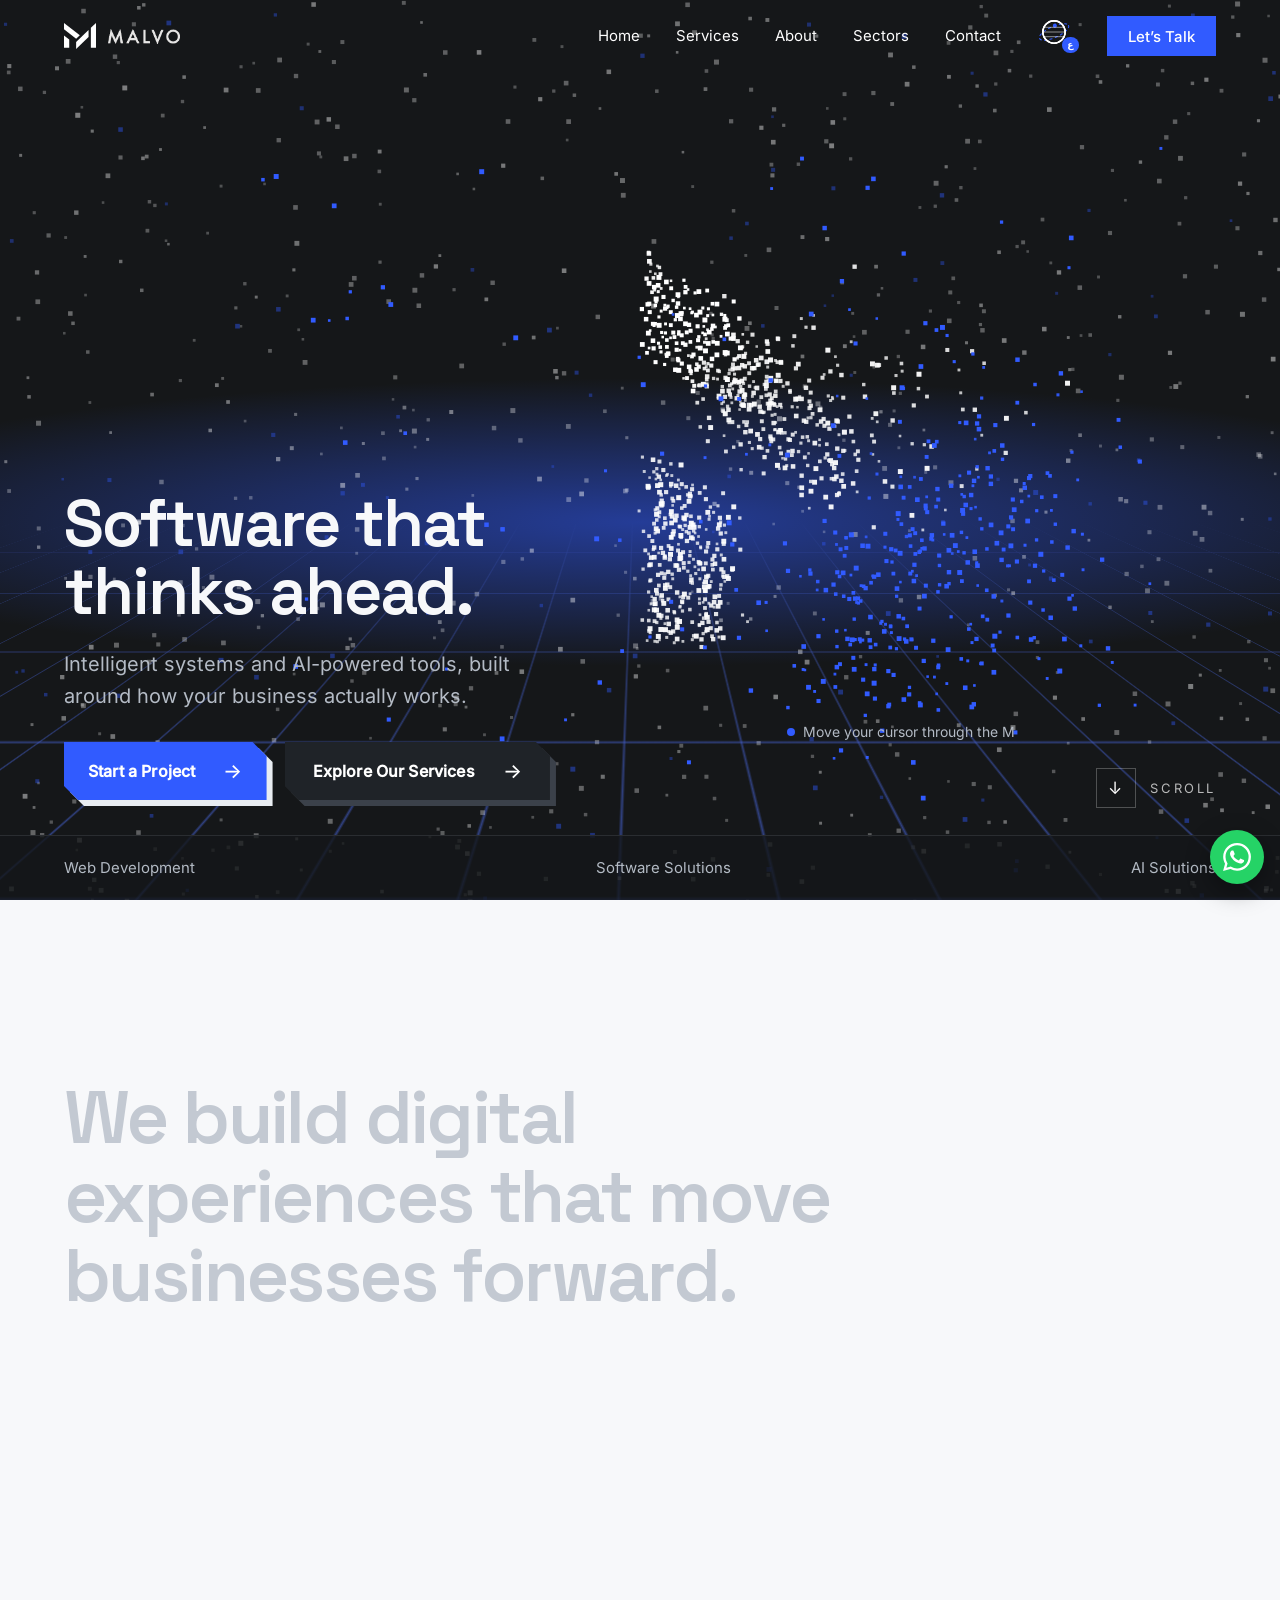
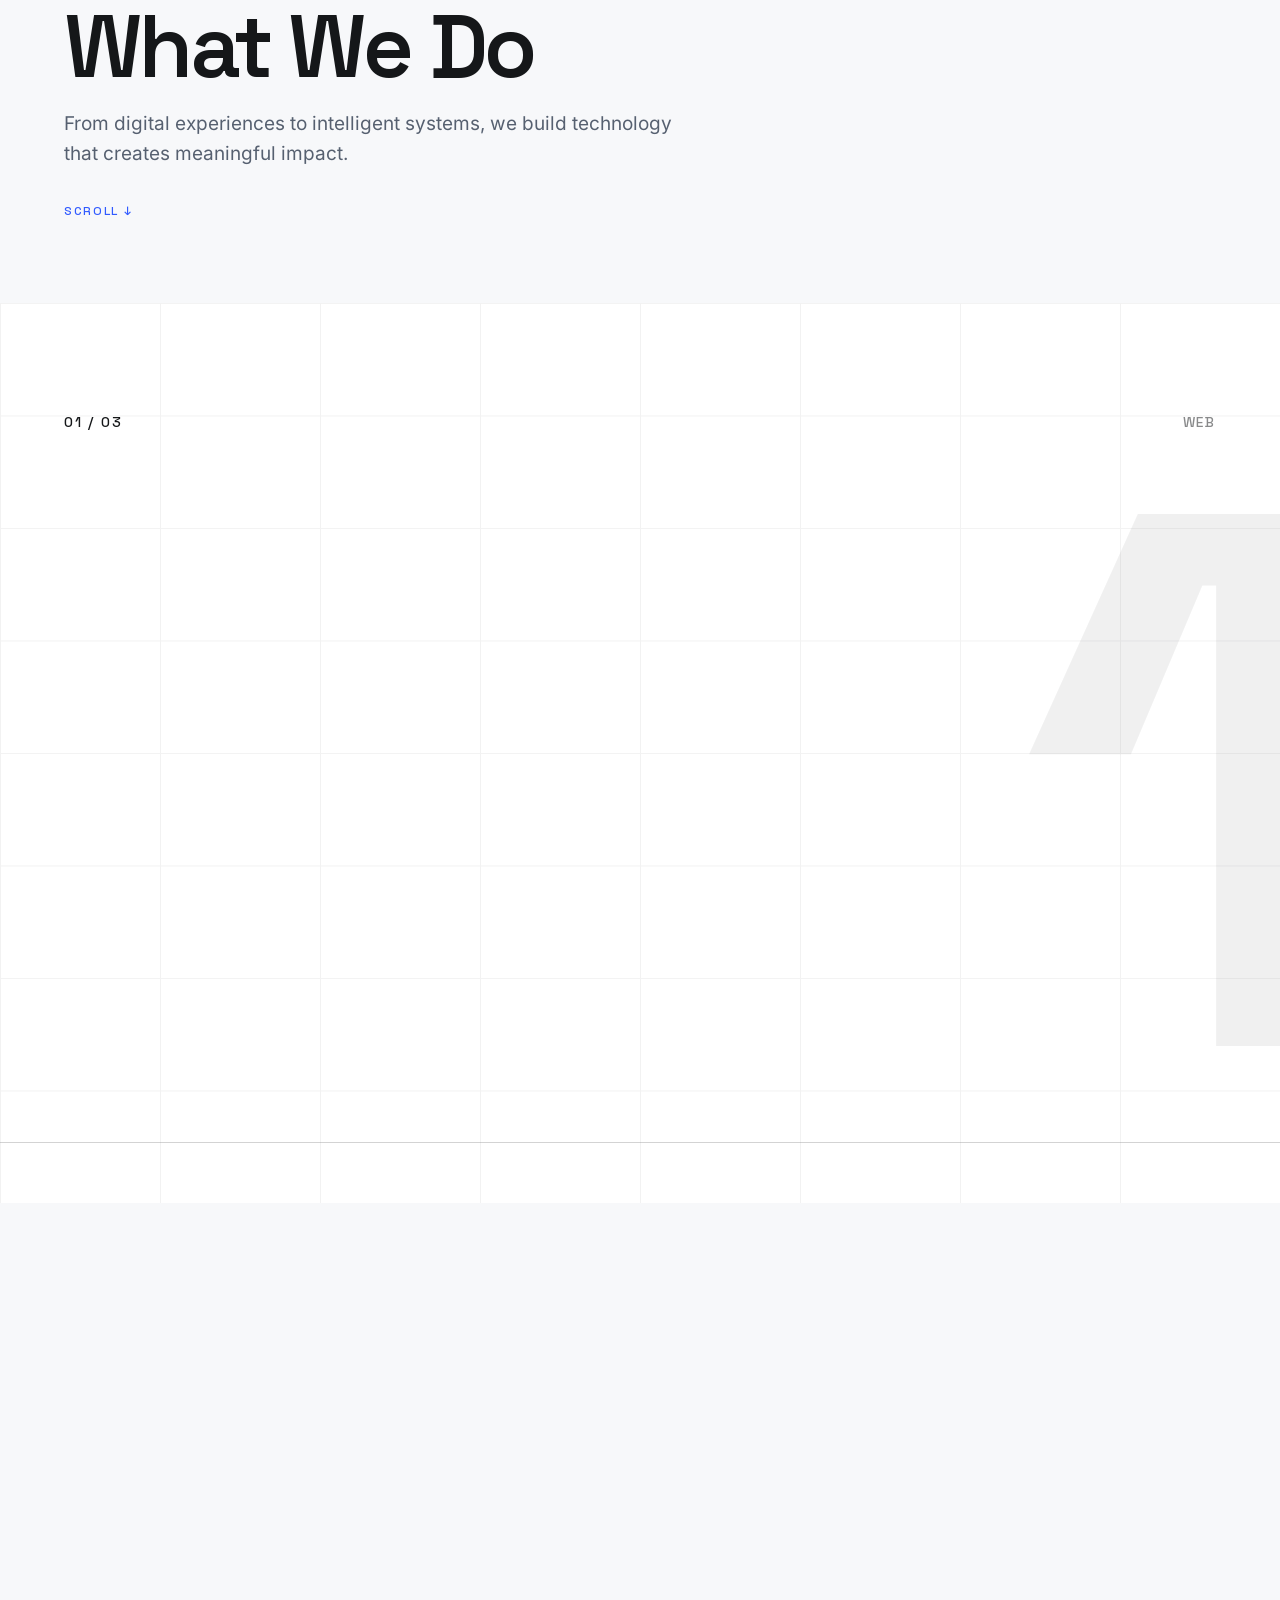
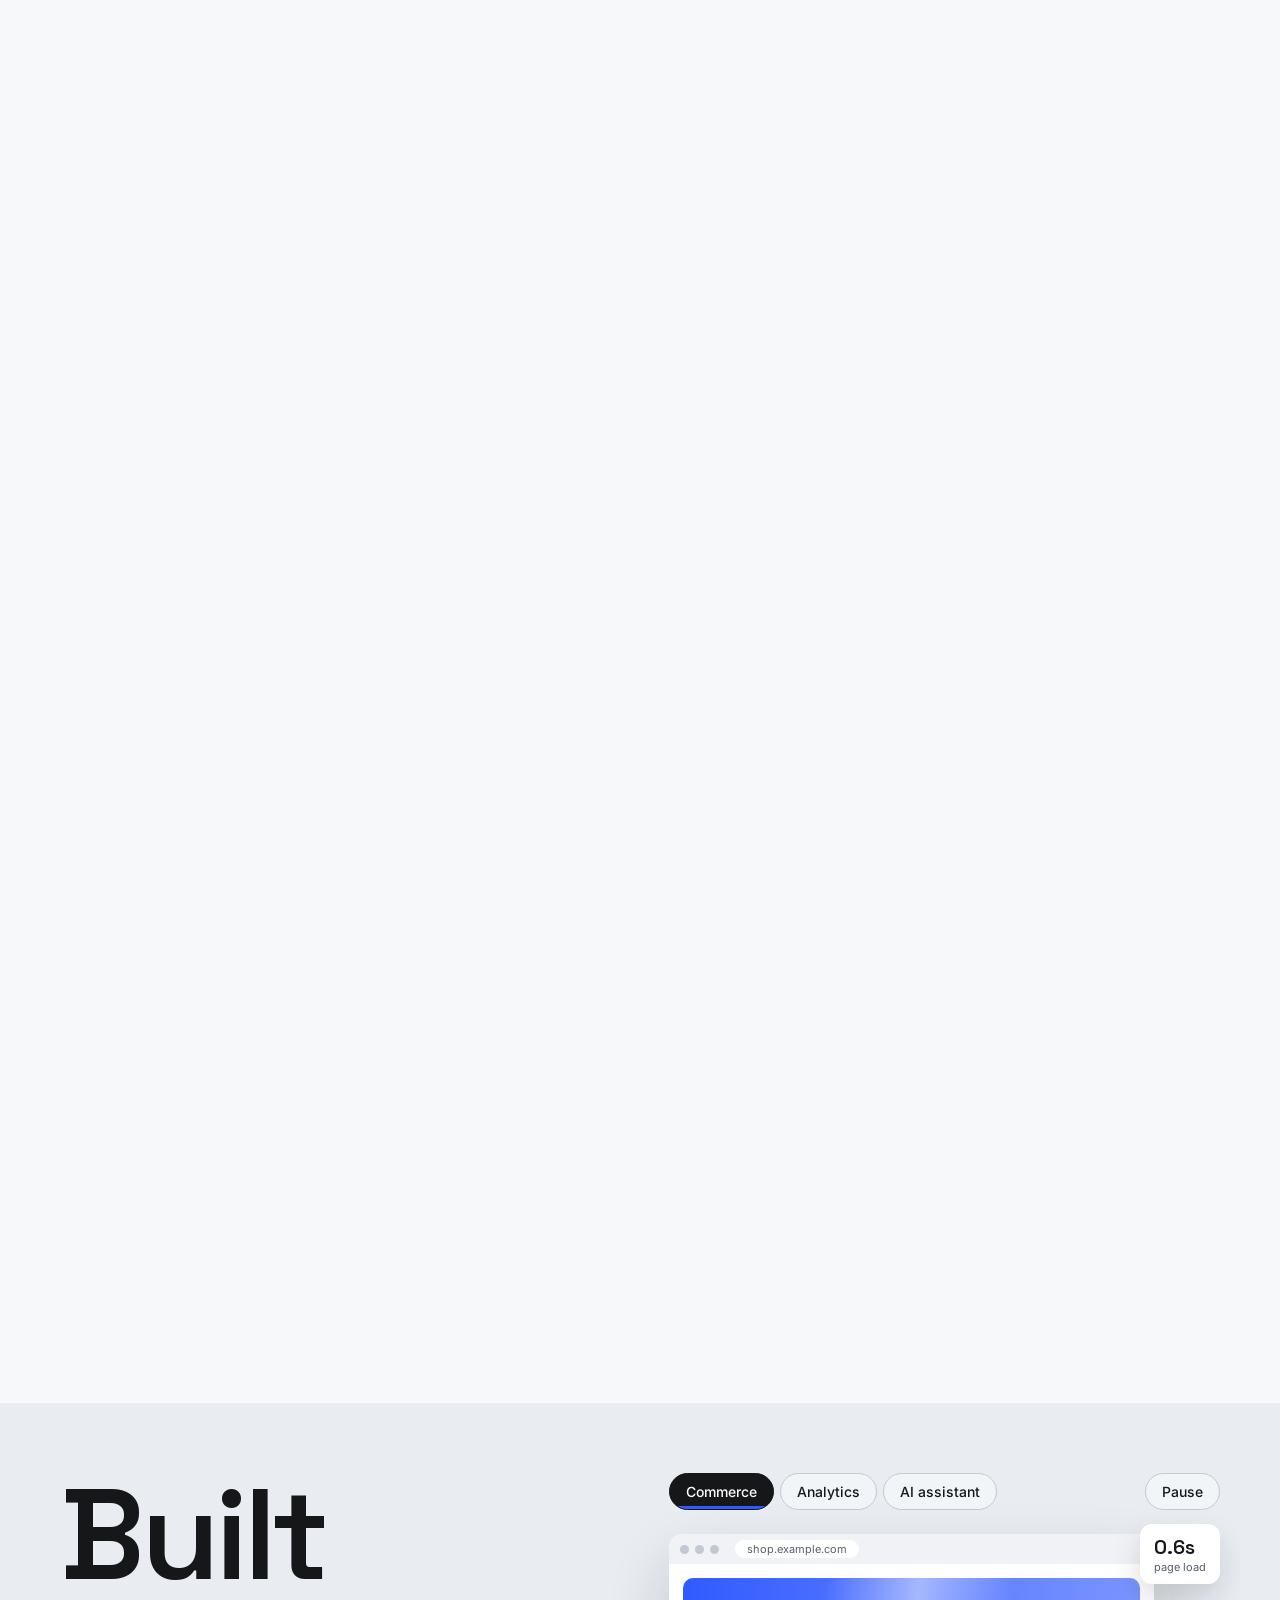
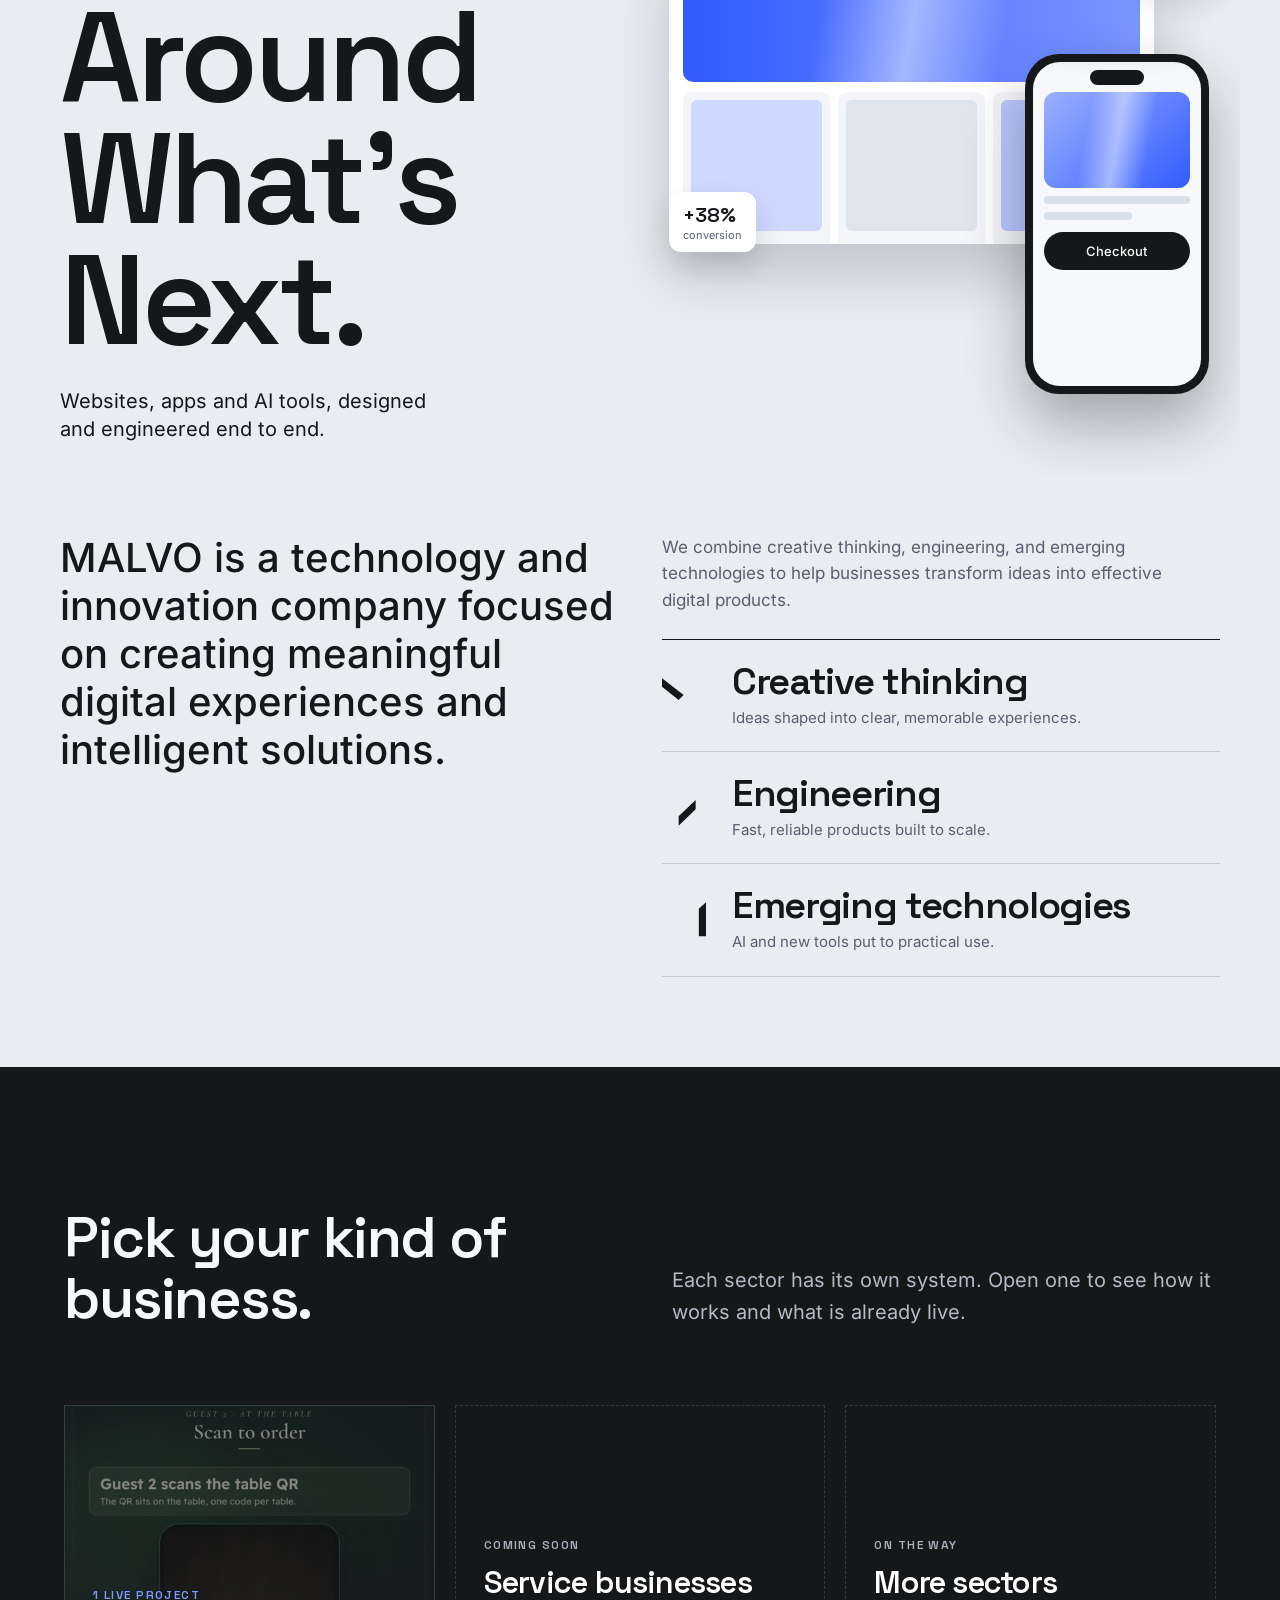
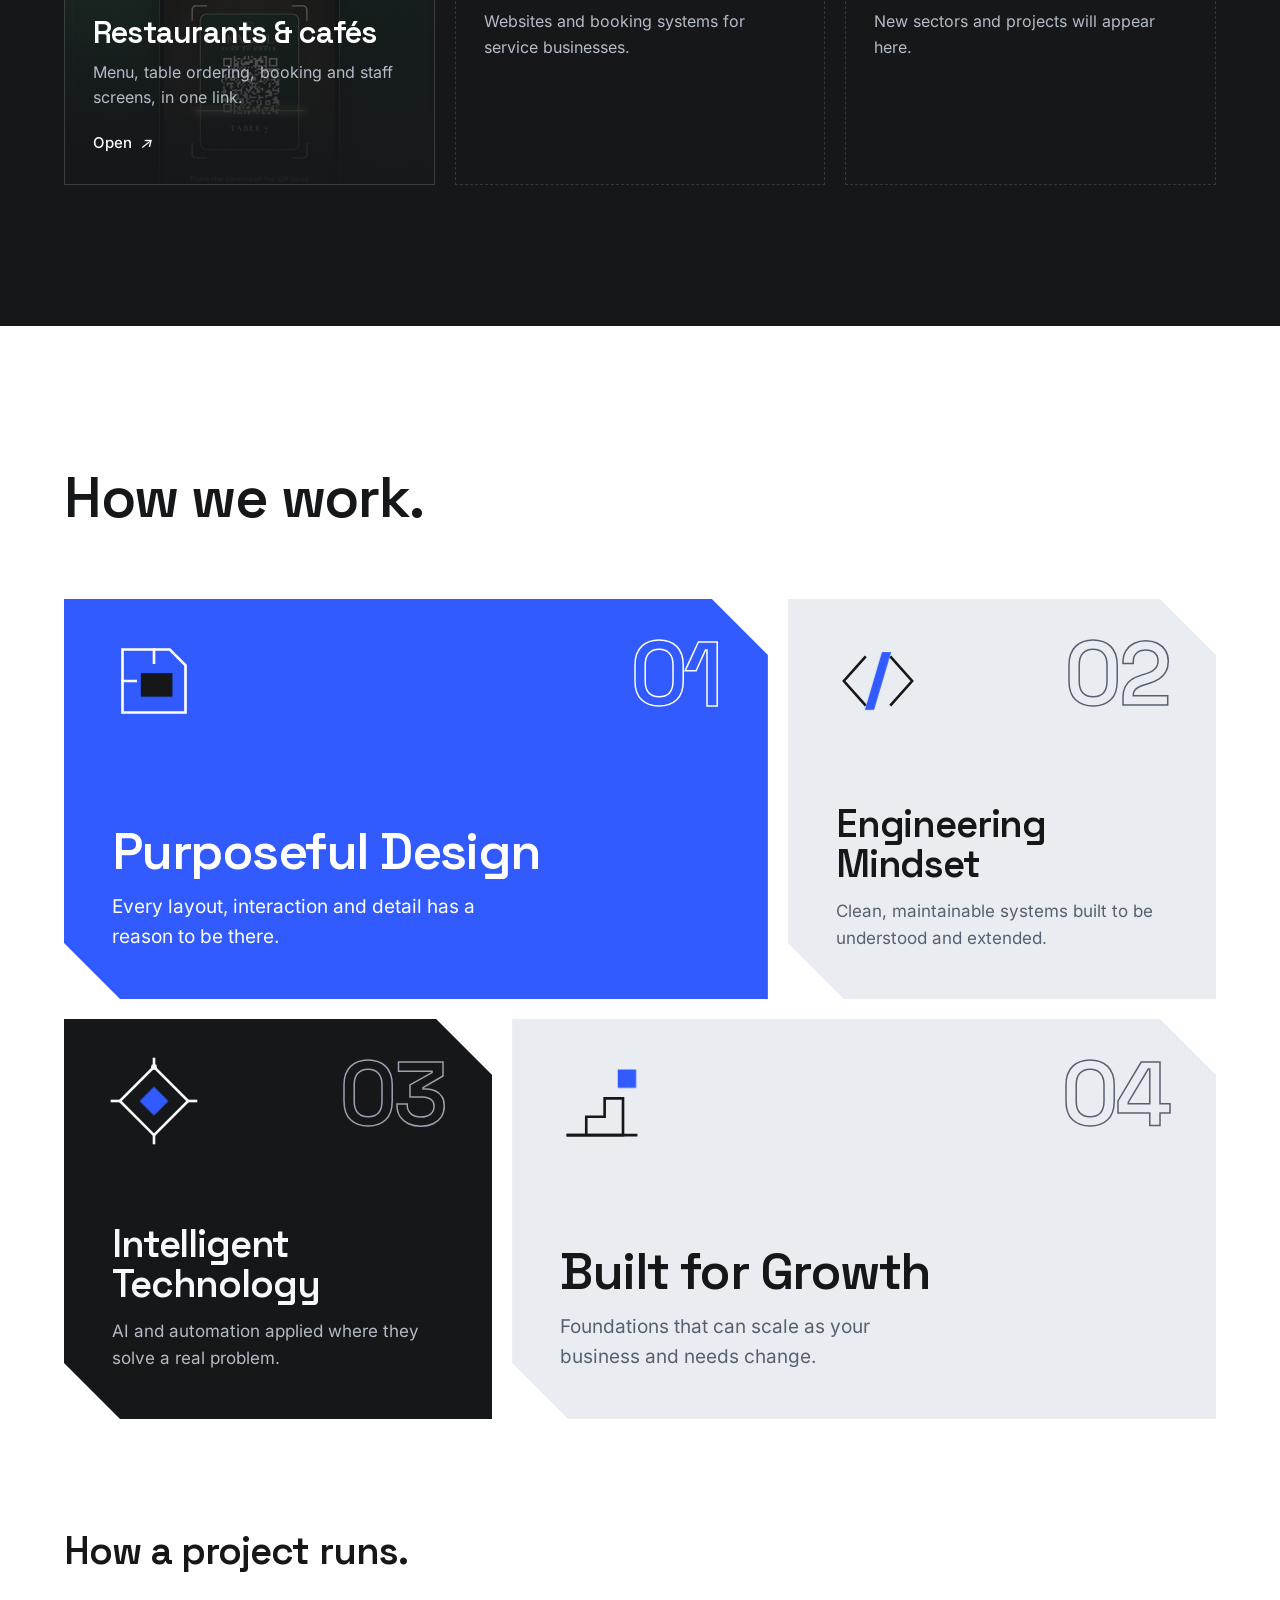
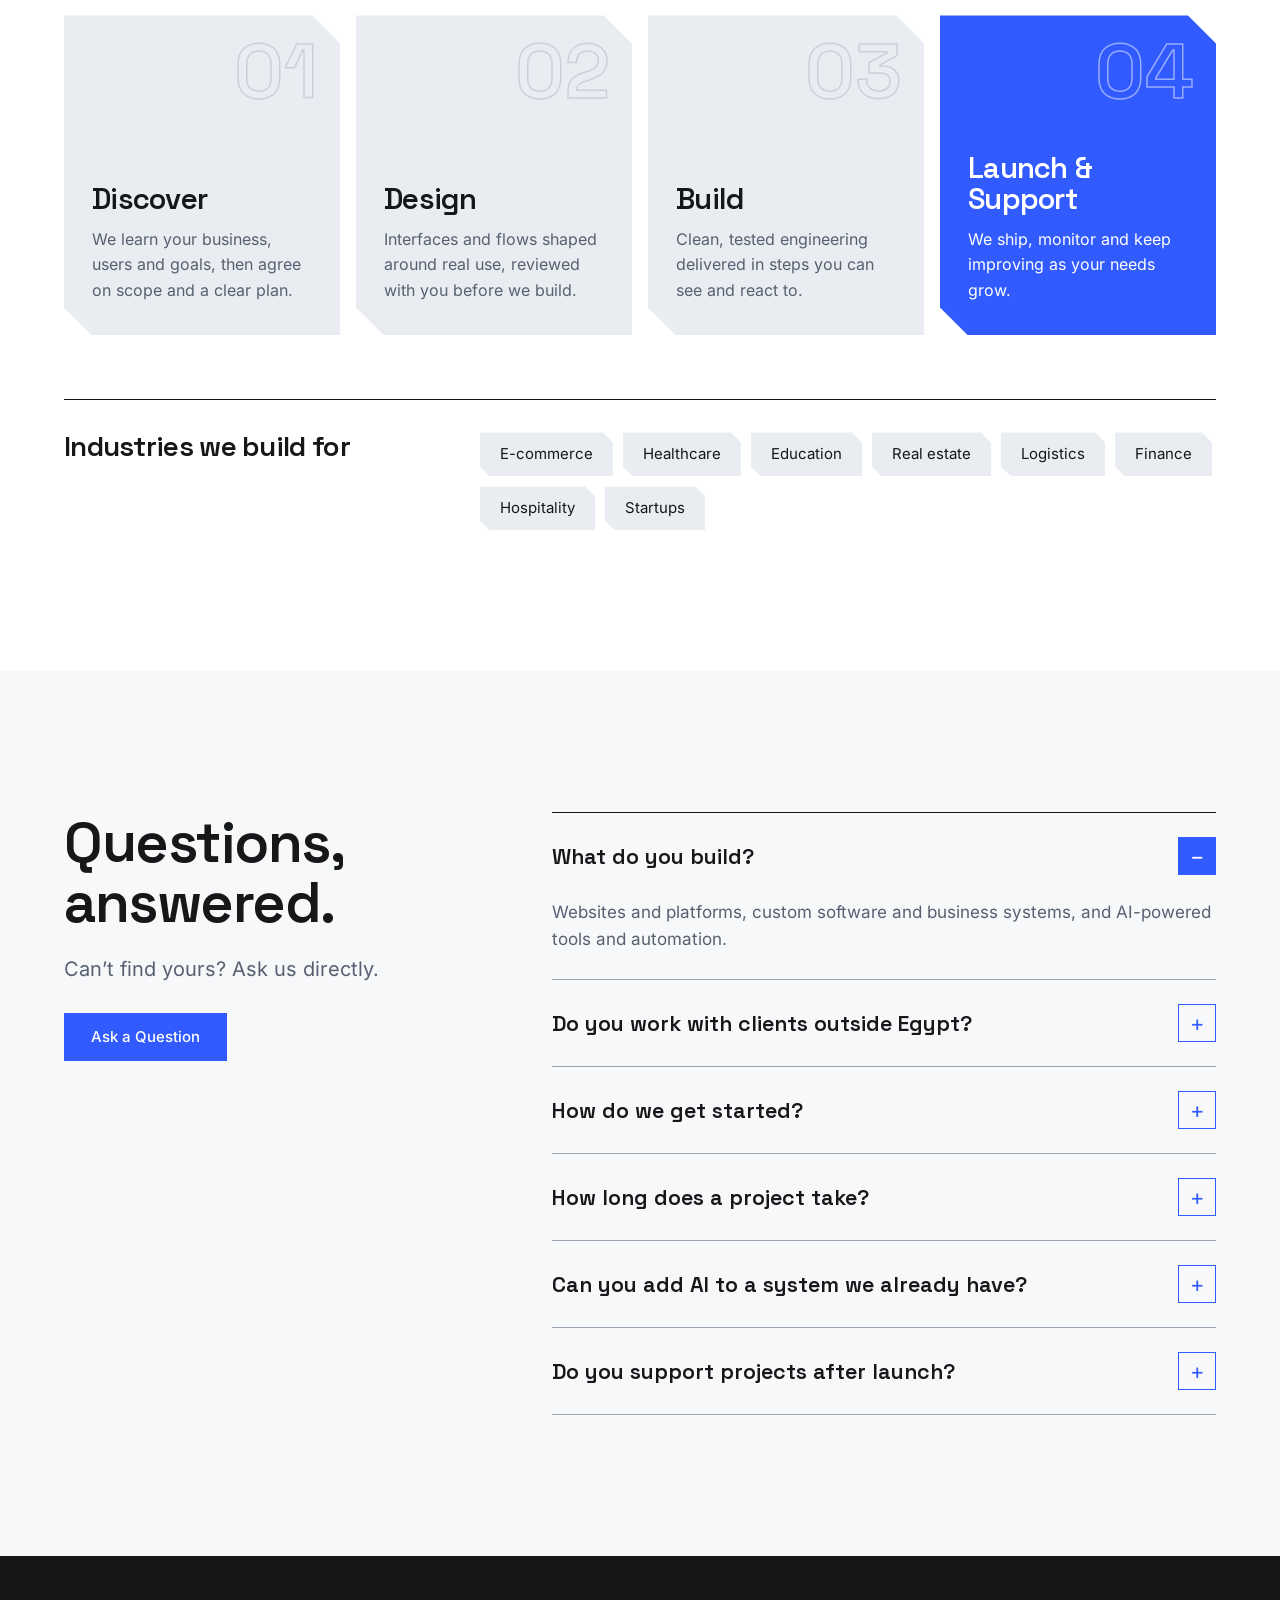
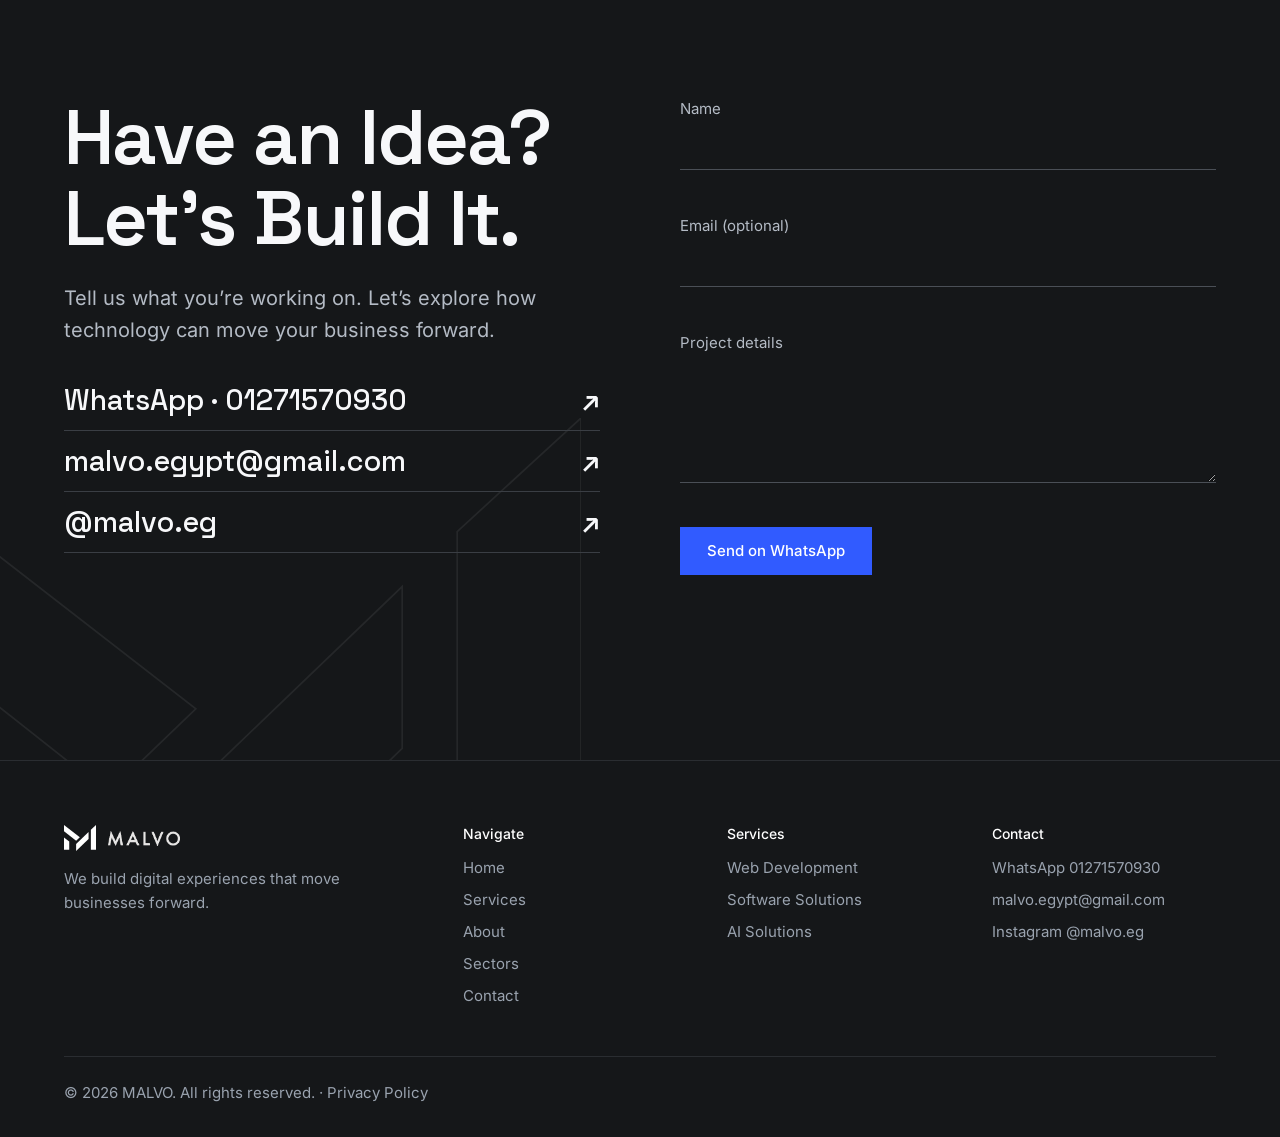
<file: index.html>
<!DOCTYPE html>
<html lang="en">
<head>
<meta charset="utf-8">
<meta name="viewport" content="width=device-width, initial-scale=1, viewport-fit=cover">
<title>MALVO — Technology &amp; Innovation</title>
<meta name="description" content="MALVO is a technology and innovation company building web platforms, custom software and AI-powered solutions for businesses in Egypt and worldwide.">
<meta name="theme-color" content="#151719">
<meta property="og:type" content="website">
<meta property="og:site_name" content="MALVO">
<meta property="og:title" content="MALVO — Technology &amp; Innovation">
<meta property="og:description" content="We build digital experiences that move businesses forward.">
<meta property="og:image" content="https://malvo-eg.vercel.app/og-image.png">
<meta property="og:image:width" content="1200">
<meta property="og:image:height" content="630">
<meta name="twitter:card" content="summary_large_image">
<meta name="twitter:image" content="https://malvo-eg.vercel.app/og-image.png">
<link rel="canonical" href="https://malvo-eg.vercel.app/">
<link rel="alternate" hreflang="en" href="https://malvo-eg.vercel.app/">
<link rel="alternate" hreflang="ar" href="https://malvo-eg.vercel.app/ar">
<link rel="alternate" hreflang="x-default" href="https://malvo-eg.vercel.app/">
<meta property="og:url" content="https://malvo-eg.vercel.app/">
<link rel="apple-touch-icon" href="apple-touch-icon.png">
<link rel="manifest" href="site.webmanifest">
<script type="application/ld+json">{"@context": "https://schema.org", "@type": "Organization", "name": "MALVO", "url": "https://malvo-eg.vercel.app/", "logo": "https://malvo-eg.vercel.app/malvo-symbol.svg", "email": "malvo.egypt@gmail.com", "telephone": "+201271570930", "description": "Technology and innovation company building web platforms, custom software and AI-powered solutions.", "areaServed": ["EG", "Worldwide"], "sameAs": ["https://www.instagram.com/malvo.eg"]}</script>
<link rel="icon" type="image/svg+xml" href="favicon.svg">
<link rel="preload" href="fonts/Inter-400.woff" as="font" type="font/woff" crossorigin><link rel="preload" href="fonts/Inter-500.woff" as="font" type="font/woff" crossorigin><link rel="preload" href="fonts/SpaceGrotesk-VF.woff" as="font" type="font/woff" crossorigin><link rel="stylesheet" href="fonts.css">
<link rel="stylesheet" href="style.css">
<link rel="stylesheet" href="services.css">
<link rel="stylesheet" href="about.css">
</head>
<body>
<a class="skip" href="#main">Skip to content</a>
<div class="prog" id="prog" aria-hidden="true"></div>
<header id="hdr">
<div class="wrap bar">
<a class="logo" href="#home" aria-label="MALVO home">
<svg viewBox="0 0 442 358" aria-hidden="true"><path d="M0 0 L218 169 L167 218 L0 86 Z"/><path d="M0 171 L72 227 L72 342 L0 342 Z"/><path d="M167 262 L338 98 L338 192 L167 358 Z"/><path d="M370 66 L442 0 L442 342 L370 342 Z"/></svg>
<img src="malvo-wordmark.png" alt="" width="73" height="15">
</a>
<button class="burger" id="burger" aria-expanded="false" aria-controls="menu" aria-label="Open menu"><span></span><span></span><span></span></button>
<nav id="menu" aria-label="Main">
<ul>
<li><a href="#home">Home</a></li><li><a href="#services">Services</a></li><li><a href="#about">About</a></li><li><a href="#projects">Sectors</a></li><li><a href="#contact">Contact</a></li>
<li><a class="lang globe" href="ar.html" hreflang="ar" lang="ar" aria-label="العربية" title="العربية"><svg class="gl-svg" viewBox="0 0 32 32" aria-hidden="true" focusable="false"><g class="gl-orb" transform="rotate(-24 16 16)"><ellipse cx="16" cy="16" rx="15" ry="5.2"/><circle class="gl-dot" r="1.9"><animateMotion dur="3.6s" repeatCount="indefinite" path="M31 16A15 5.2 0 1 1 1 16A15 5.2 0 1 1 31 16"/></circle></g><circle class="gl-b" cx="16" cy="16" r="10.5"/><path class="gl-l" d="M6.6 11.6h18.8M5.5 16h21M6.6 20.4h18.8"/><ellipse class="gl-m m1" cx="16" cy="16" rx="10.5" ry="10.5"/><ellipse class="gl-m m2" cx="16" cy="16" rx="10.5" ry="10.5"/><ellipse class="gl-m m3" cx="16" cy="16" rx="10.5" ry="10.5"/></svg><b class="gl-c" aria-hidden="true">ع</b><span class="gl-t">العربية</span></a></li>
<li><a class="btn pri" href="#contact">Let’s Talk</a></li>
</ul>
</nav>
</div>
</header>

<main id="main">
<section class="hero dark" id="home">
<canvas id="heroCv" aria-hidden="true"></canvas>
<div class="wrap">
<div class="txt">
<h1><span class="ln"><i>Software that</i></span> <span class="ln"><i>thinks ahead.</i></span></h1>
<p class="lead">Intelligent systems and AI-powered tools, built around how your business actually works.</p>
<div class="ctas"><a class="btn pri" href="#contact"><span>Start a Project</span><b class="ic" aria-hidden="true">→</b></a><a class="btn sec" href="#services"><span>Explore Our Services</span><b class="ic" aria-hidden="true">→</b></a></div>
</div>
</div>
<div class="hint" id="heroHint" aria-hidden="true"></div>
<div class="strip"><span aria-hidden="true">Web Development</span><span aria-hidden="true">Software Solutions</span><span aria-hidden="true">AI Solutions</span></div>
<a class="sc" href="#statement" aria-label="Scroll down"><span>Scroll</span><i aria-hidden="true"></i></a>
</section>

<section class="band" id="statement" aria-label="Brand statement"><div class="wrap"><p id="stmt">We build digital experiences that move businesses forward.</p></div></section>

<section id="services" class="wwd">
<div class="w-head"><h2>What We Do</h2><p class="w-lead">From digital experiences to intelligent systems, we build technology that creates meaningful impact.</p><span class="w-cue">SCROLL ↓</span></div>
<div class="w-rail" id="wwd-rail"><b></b></div>
<div id="wwd-cw">

<div class="w-p"><span class="w-gh">1</span><div class="w-top"><span>01 / 03</span><i>WEB</i></div>
<div class="w-mid"><div><h3><span class="w-mk"><span>Web</span></span><br><span class="w-mk"><span style="--d:.1s">Development</span></span></h3><p>High-performance websites and digital platforms designed to strengthen brands, engage users, and support business growth.</p></div>
<svg class="w-il" viewBox="0 0 400 300" aria-hidden="true">
<rect class="w-d" pathLength="1" x="40" y="30" width="320" height="220"/>
<path class="w-d" pathLength="1" d="M40 66H360" style="--k:.3s"/>
<rect class="w-f" x="54" y="43" width="10" height="10"/><rect class="w-f" x="72" y="43" width="10" height="10"/><rect class="w-f" x="90" y="43" width="10" height="10"/>
<rect class="w-f w-hero" x="60" y="86" width="150" height="96" style="--k:.4s"/>
<path class="w-d w-ln" pathLength="1" d="M232 96H340" style="--k:.7s"/><path class="w-d w-ln" pathLength="1" d="M232 116H320" style="--k:.8s"/><path class="w-d w-ln" pathLength="1" d="M232 136H335" style="--k:.9s"/><path class="w-d w-ln" pathLength="1" d="M232 156H300" style="--k:1s"/>
<rect class="w-d w-cd" pathLength="1" x="60" y="200" width="86" height="34" style="--k:1s;--c:0"/><rect class="w-d w-cd" pathLength="1" x="157" y="200" width="86" height="34" style="--k:1.1s;--c:1"/><rect class="w-d w-cd" pathLength="1" x="254" y="200" width="86" height="34" style="--k:1.2s;--c:2"/>
<g class="w-cur"><path d="M0 0L0 20L6 15L10 24L14 22L10 14L17 14Z"/></g>
</svg></div>
<div class="w-mq" data-t="WEBSITES · PLATFORMS · BRAND · PERFORMANCE · "></div></div>

<div class="w-p"><span class="w-gh">2</span><div class="w-top"><span>02 / 03</span><i>SOFTWARE</i></div>
<div class="w-mid"><div><h3><span class="w-mk"><span>Software</span></span><br><span class="w-mk"><span style="--d:.1s">Solutions</span></span></h3><p>Custom software and business systems built around real operational needs, workflows, and long-term scalability.</p></div>
<svg class="w-il" viewBox="0 0 400 300" aria-hidden="true">
<path class="w-d" pathLength="1" d="M200 50V270" stroke-dasharray=".02 .03" style="--k:1.2s;stroke-dasharray:.015 .025"/>
<g class="w-sl" style="--y:96px"><path class="w-d" pathLength="1" d="M200 50L310 95L200 140L90 95Z" style="--k:.2s"/><path class="w-d" pathLength="1" d="M90 95V107L200 152L310 107V95" style="--k:.4s"/></g>
<g class="w-sl" style="--y:48px"><path class="w-d" pathLength="1" d="M200 50L310 95L200 140L90 95Z" style="--k:.5s"/><path class="w-d" pathLength="1" d="M90 95V107L200 152L310 107V95" style="--k:.7s"/></g>
<g class="w-sl" style="--y:0px"><path class="w-f" d="M200 50L310 95L200 140L90 95Z" style="--k:.4s"/><path class="w-d" pathLength="1" d="M200 50L310 95L200 140L90 95Z" style="--k:.8s"/><path class="w-d" pathLength="1" d="M90 95V107L200 152L310 107V95" style="--k:1s"/></g>
<circle class="w-dot" cx="200" cy="0" r="6"/>
</svg></div>
<div class="w-mq" data-t="SYSTEMS · WORKFLOWS · SCALE · CUSTOM · " data-r="1"></div></div>

<div class="w-p"><span class="w-gh">3</span><div class="w-top"><span>03 / 03</span><i>AI</i></div>
<div class="w-mid"><div><h3><span class="w-mk"><span>AI</span></span><br><span class="w-mk"><span style="--d:.1s">Solutions</span></span></h3><p>Practical AI-powered tools and intelligent automation that help businesses work smarter and operate more efficiently.</p></div>
<svg class="w-il" id="wwd-ai" viewBox="0 0 400 300" aria-hidden="true"></svg></div>
<div class="w-mq" data-t="AUTOMATION · AGENTS · TOOLS · EFFICIENCY · "></div></div>

</div>
</section>

<section class="mist" id="about">
<div class="ab-hero"><div><h2 class="ab-h1">Built Around<br>What’s Next.</h2><p class="ab-lead" style="margin-top:26px">Websites, apps and AI tools, designed and engineered end to end.</p></div>
<div><div class="ab-seg" role="tablist" aria-label="What we build" id="ab-sg"></div>
<div class="ab-stage" id="ab-st">
<div class="ab-scene" aria-hidden="true"><div class="ab-win"><div class="ab-tb"><i></i><i></i><i></i><span>shop.example.com</span></div><div class="ab-bd"><div class="ab-ban ab-shim"></div><div class="ab-g3"><div class="ab-pr"><u style="background:#cfd8ff"></u><b>$128</b><s></s></div><div class="ab-pr"><u style="background:#dfe5ee"></u><b>$94</b><s></s></div><div class="ab-pr"><u style="background:#b9c7ff"></u><b>$212</b><s></s></div></div></div></div>
<div class="ab-ph"><div class="ab-sc"><div class="ab-toast">New order · $128</div><div class="ab-im ab-shim"></div><div class="ab-ln"></div><div class="ab-ln" style="width:60%"></div><div class="ab-cta">Checkout</div></div></div>
<div class="ab-chip ab-a">+38%<small>conversion</small></div><div class="ab-chip ab-b">0.6s<small>page load</small></div></div>
<div class="ab-scene" aria-hidden="true"><div class="ab-win"><div class="ab-tb"><i></i><i></i><i></i><span>app.example.com/analytics</span></div><div class="ab-bd"><div class="ab-g3"><div class="ab-kp"><small>Users</small><b>48.2k</b></div><div class="ab-kp"><small>Revenue</small><b>$91k</b></div><div class="ab-kp"><small>Growth</small><b>+24%</b></div></div>
<svg class="ab-ch" viewBox="0 0 300 120" preserveAspectRatio="none"><path class="ab-a" d="M0 100 C40 90 60 60 100 70 S170 30 210 40 S270 10 300 14 V120 H0Z"/><path d="M0 100 C40 90 60 60 100 70 S170 30 210 40 S270 10 300 14"/></svg></div></div>
<div class="ab-ph"><div class="ab-sc"><div class="ab-toast">Goal reached · 10k users</div><div class="ab-bars"><i></i><i></i><i></i><i></i><i></i></div><div class="ab-ln" style="height:30px;border-radius:9px;margin-top:10px"></div><div class="ab-ln" style="height:30px;border-radius:9px"></div></div></div>
<div class="ab-chip ab-a">48k<small>live users</small></div><div class="ab-chip ab-b">99.98%<small>uptime</small></div></div>
<div class="ab-scene" aria-hidden="true"><div class="ab-win"><div class="ab-tb"><i></i><i></i><i></i><span>assistant.example.com</span></div><div class="ab-bd" style="padding-top:20px"><div class="ab-bub ab-u">Where is my order?</div><div class="ab-bub ab-a">It shipped this morning and arrives Thursday. Want a tracking link?</div><div class="ab-bub ab-u">Yes please</div></div></div>
<div class="ab-ph"><div class="ab-sc"><div class="ab-toast">Ticket solved by AI</div><div class="ab-bub ab-u" style="opacity:1;max-width:90%;margin-top:6px">Track my order</div><div class="ab-bub ab-a" style="opacity:1;max-width:90%">Here is your link. Anything else?</div><div class="ab-ln" style="height:34px;border-radius:99px;margin-top:70px"></div></div></div>
<div class="ab-chip ab-a">-62%<small>support time</small></div><div class="ab-chip ab-b">24/7<small>assistant</small></div></div>
</div></div></div>
<div class="ab-sec"><div><p class="ab-big">MALVO is a technology and innovation company focused on creating meaningful digital experiences and intelligent solutions.</p></div>
<div><p class="ab-sub" style="margin-bottom:26px">We combine creative thinking, engineering, and emerging technologies to help businesses transform ideas into effective digital products.</p>
<div class="ab-rows"><div class="ab-row"><svg viewBox="0 0 442 358"><path d="M0 0 L218 169 L167 218 L0 86Z"/></svg><div><h3>Creative thinking</h3><p>Ideas shaped into clear, memorable experiences.</p></div></div>
<div class="ab-row"><svg viewBox="0 0 442 358"><path d="M167 262 L338 98 L338 192 L167 358Z"/></svg><div><h3>Engineering</h3><p>Fast, reliable products built to scale.</p></div></div>
<div class="ab-row"><svg viewBox="0 0 442 358"><path d="M370 66 L442 0 L442 342 L370 342Z"/></svg><div><h3>Emerging technologies</h3><p>AI and new tools put to practical use.</p></div></div></div></div></div>
</section>

<section class="dark" id="projects">
<div class="wrap">
<div class="head"><h2>Pick your kind of business.</h2><p class="lead">Each sector has its own system. Open one to see how it works and what is already live.</p></div>
<div class="sectors"><a class="sector" href="restaurants"><img src="kanzel-poster.jpg" alt="" loading="lazy"><div class="sector-b"><span class="sector-t">1 live project</span><h3>Restaurants &amp; cafés</h3><p>Menu, table ordering, booking and staff screens, in one link.</p><b class="sector-c">Open <i aria-hidden="true">↗</i></b></div></a><div class="sector soon"><div class="sector-b"><span class="sector-t">Coming soon</span><h3>Service businesses</h3><p>Websites and booking systems for service businesses.</p></div></div><div class="sector soon"><div class="sector-b"><span class="sector-t">On the way</span><h3>More sectors</h3><p>New sectors and projects will appear here.</p></div></div></div>
</div>
</section>



<section id="process" class="merged"><div class="wrap"><h2 style="margin-bottom:clamp(40px,6vw,72px);max-width:16ch">How we work.</h2><div class="fc">
<div class="fc-row">
<div class="fc-card blue w fc-d">
<div class="fc-top">
<svg viewBox="0 0 64 64" aria-hidden="true"><path class="g" d="M2 26H62M2 44H62M22 2V62M46 2V62"/><path class="s" pathLength="1" d="M8 8H44L56 20V56H8Z"/><path class="s" pathLength="1" d="M8 32H18M32 8V18"/><path class="a" d="M22 26H46V44H22Z"/></svg>
<span class="fc-n" aria-hidden="true">01</span>
</div>
<div><h3>Purposeful Design</h3><p>Every layout, interaction and detail has a reason to be there.</p></div>
</div>
<div class="fc-card b2 fc-c">
<div class="fc-top">
<svg viewBox="0 0 64 64" aria-hidden="true"><path class="s l" pathLength="1" d="M22 14L6 32L22 50"/><path class="s r" pathLength="1" d="M42 14L58 32L42 50"/><path class="a" d="M35 10H42L29 54H22Z"/></svg>
<span class="fc-n" aria-hidden="true">02</span>
</div>
<div><h3>Engineering Mindset</h3><p>Clean, maintainable systems built to be understood and extended.</p></div>
</div>
</div>
<div class="fc-row">
<div class="fc-card dark fc-i">
<div class="fc-top">
<svg viewBox="0 0 64 64" aria-hidden="true"><path class="s" pathLength="1" d="M32 6L58 32L32 58L6 32Z"/><path class="s t" pathLength="1" style="--y:-3px;--i:0" d="M32 0V6"/><path class="s t" pathLength="1" style="--x:3px;--i:1" d="M58 32H64"/><path class="s t" pathLength="1" style="--y:3px;--i:2" d="M32 58V64"/><path class="s t" pathLength="1" style="--x:-3px;--i:3" d="M0 32H6"/><path class="a" d="M32 21L43 32L32 43L21 32Z"/><circle class="orb" r="2.2"><animateMotion dur="5s" repeatCount="indefinite" path="M32 6L58 32L32 58L6 32Z"/></circle></svg>
<span class="fc-n" aria-hidden="true">03</span>
</div>
<div><h3>Intelligent Technology</h3><p>AI and automation applied where they solve a real problem.</p></div>
</div>
<div class="fc-card w b2 fc-g">
<div class="fc-top">
<svg viewBox="0 0 64 64" aria-hidden="true"><path class="s" pathLength="1" d="M6 58H20V44H34V30H48V58Z"/><path class="s" pathLength="1" d="M6 58H58"/><path class="a" d="M44 8H58V22H44Z"/></svg>
<span class="fc-n" aria-hidden="true">04</span>
</div>
<div><h3>Built for Growth</h3><p>Foundations that can scale as your business and needs change.</p></div>
</div>
</div>
</div><h3 class="sub-h">How a project runs.</h3><ol class="pr"><li><b>01</b><h3>Discover</h3><p>We learn your business, users and goals, then agree on scope and a clear plan.</p></li><li><b>02</b><h3>Design</h3><p>Interfaces and flows shaped around real use, reviewed with you before we build.</p></li><li><b>03</b><h3>Build</h3><p>Clean, tested engineering delivered in steps you can see and react to.</p></li><li><b>04</b><h3>Launch &amp; Support</h3><p>We ship, monitor and keep improving as your needs grow.</p></li></ol><div class="indw"><h3 class="ind-h">Industries we build for</h3><div class="ind"><span>E-commerce</span><span>Healthcare</span><span>Education</span><span>Real estate</span><span>Logistics</span><span>Finance</span><span>Hospitality</span><span>Startups</span></div></div></div></section>
<section id="faq"><div class="wrap faqg"><div class="faq-l"><h2>Questions, answered.</h2><p class="lead">Can’t find yours? Ask us directly.</p><a class="btn pri" href="#contact"><span>Ask a Question</span></a></div><div class="faq"><details open><summary>What do you build?</summary><p>Websites and platforms, custom software and business systems, and AI-powered tools and automation.</p></details><details><summary>Do you work with clients outside Egypt?</summary><p>Yes. We’re based in Egypt and work with businesses worldwide, in English and Arabic.</p></details><details><summary>How do we get started?</summary><p>Send us a short description of your idea through the contact form. We’ll reply, set up a call, and propose a plan and timeline.</p></details><details><summary>How long does a project take?</summary><p>It depends on the scope. After the discovery call we give you a clear timeline before any work starts.</p></details><details><summary>Can you add AI to a system we already have?</summary><p>Often, yes. We review your current setup first and apply AI only where it solves a real problem.</p></details><details><summary>Do you support projects after launch?</summary><p>Yes. We offer ongoing maintenance and improvements after launch.</p></details></div></div></section>
<section class="dark" id="contact">
<div class="wrap contact">
<div>
<h2>Have an Idea? Let’s Build It.</h2>
<p class="lead">Tell us what you’re working on. Let’s explore how technology can move your business forward.</p>
<div class="links">
<a href="https://wa.me/201271570930" target="_blank" rel="noopener"><span>WhatsApp · <bdi>01271570930</bdi></span><span aria-hidden="true">↗</span></a>
<a href="mailto:malvo.egypt@gmail.com"><span>malvo.egypt@gmail.com</span><span aria-hidden="true">↗</span></a>
<a href="https://www.instagram.com/malvo.eg" target="_blank" rel="noopener"><span>@malvo.eg</span><span aria-hidden="true">↗</span></a>
</div>
</div>
<form id="form" novalidate>
<label>Name<input name="name" autocomplete="name" required><span class="err" data-for="name"></span></label>
<label>Email (optional)<input name="email" type="email" autocomplete="email" required><span class="err" data-for="email"></span></label>
<label>Project details<textarea name="msg" required></textarea><span class="err" data-for="msg"></span></label>
<div><button class="btn pri" type="submit">Send on WhatsApp</button></div>
<p id="status" role="status" aria-live="polite"></p>
</form>
</div>
</section>
</main>

<footer>
<div class="wrap">
<div class="fgrid">
<div><a class="logo" href="#home" aria-label="MALVO home"><svg viewBox="0 0 442 358" aria-hidden="true"><path d="M0 0 L218 169 L167 218 L0 86 Z"/><path d="M0 171 L72 227 L72 342 L0 342 Z"/><path d="M167 262 L338 98 L338 192 L167 358 Z"/><path d="M370 66 L442 0 L442 342 L370 342 Z"/></svg><img src="malvo-wordmark.png" alt="" width="73" height="15" style="filter:invert(1)"></a>
<p style="max-width:32ch">We build digital experiences that move businesses forward.</p></div>
<div><h3>Navigate</h3><ul><li><a href="#home">Home</a></li><li><a href="#services">Services</a></li><li><a href="#about">About</a></li><li><a href="#projects">Sectors</a></li><li><a href="#contact">Contact</a></li></ul></div>
<div><h3>Services</h3><ul><li><a href="#services">Web Development</a></li><li><a href="#services">Software Solutions</a></li><li><a href="#services">AI Solutions</a></li></ul></div>
<div><h3>Contact</h3><ul><li><a href="https://wa.me/201271570930" target="_blank" rel="noopener">WhatsApp <bdi>01271570930</bdi></a></li><li><a href="mailto:malvo.egypt@gmail.com">malvo.egypt@gmail.com</a></li><li><a href="https://www.instagram.com/malvo.eg" target="_blank" rel="noopener">Instagram @malvo.eg</a></li></ul></div>
</div>
<p class="copy">© <span id="yr">2026</span> MALVO. All rights reserved. · <a href="privacy.html">Privacy Policy</a></p>
</div>
</footer>
<a class="wa" href="https://wa.me/201271570930?text=Hi%20MALVO%2C%20I%E2%80%99d%20like%20to%20talk%20about%20a%20project." target="_blank" rel="noopener" aria-label="Chat on WhatsApp"><svg viewBox="0 0 24 24" aria-hidden="true"><path d="M17.472 14.382c-.297-.149-1.758-.867-2.03-.967-.273-.099-.471-.148-.67.15-.197.297-.767.966-.94 1.164-.173.199-.347.223-.644.075-.297-.15-1.255-.463-2.39-1.475-.883-.788-1.48-1.761-1.653-2.059-.173-.297-.018-.458.13-.606.134-.133.298-.347.446-.52.149-.174.198-.298.298-.497.099-.198.05-.371-.025-.52-.075-.149-.669-1.612-.916-2.207-.242-.579-.487-.5-.669-.51-.173-.008-.371-.01-.57-.01-.198 0-.52.074-.792.372-.272.297-1.04 1.016-1.04 2.479 0 1.462 1.065 2.875 1.213 3.074.149.198 2.096 3.2 5.077 4.487.709.306 1.262.489 1.694.625.712.227 1.36.195 1.871.118.571-.085 1.758-.719 2.006-1.413.248-.694.248-1.289.173-1.413-.074-.124-.272-.198-.57-.347m-5.421 7.403h-.004a9.87 9.87 0 01-5.031-1.378l-.361-.214-3.741.982.998-3.648-.235-.374a9.86 9.86 0 01-1.51-5.26c.001-5.45 4.436-9.884 9.888-9.884 2.64 0 5.122 1.03 6.988 2.898a9.825 9.825 0 012.893 6.994c-.003 5.45-4.437 9.884-9.885 9.884m8.413-18.297A11.815 11.815 0 0012.05 0C5.495 0 .16 5.335.157 11.892c0 2.096.547 4.142 1.588 5.945L.057 24l6.305-1.654a11.882 11.882 0 005.683 1.448h.005c6.554 0 11.89-5.335 11.893-11.893a11.821 11.821 0 00-3.48-8.413Z"/></svg></a>

<script src="main.js" defer></script>
<script src="services.js" defer></script>
<script src="about.js" defer></script>
</body>
</html>
</file>
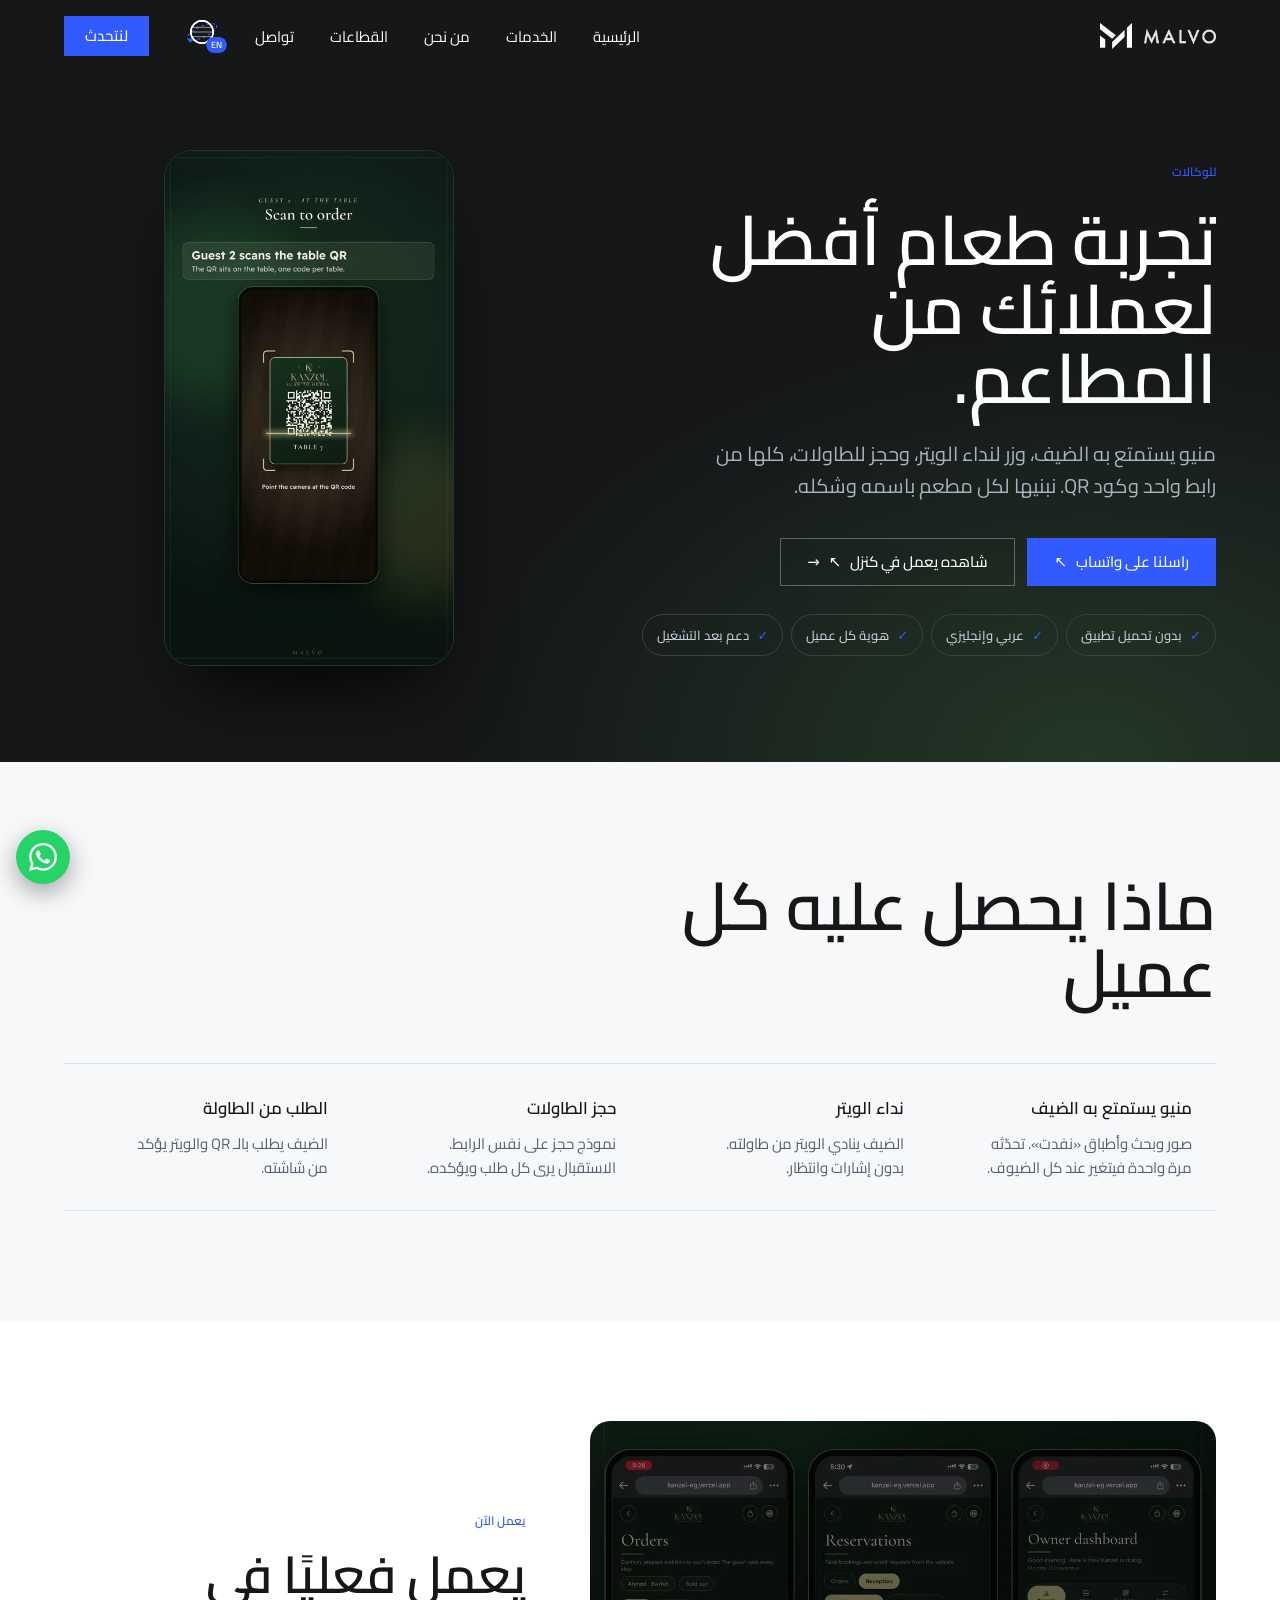
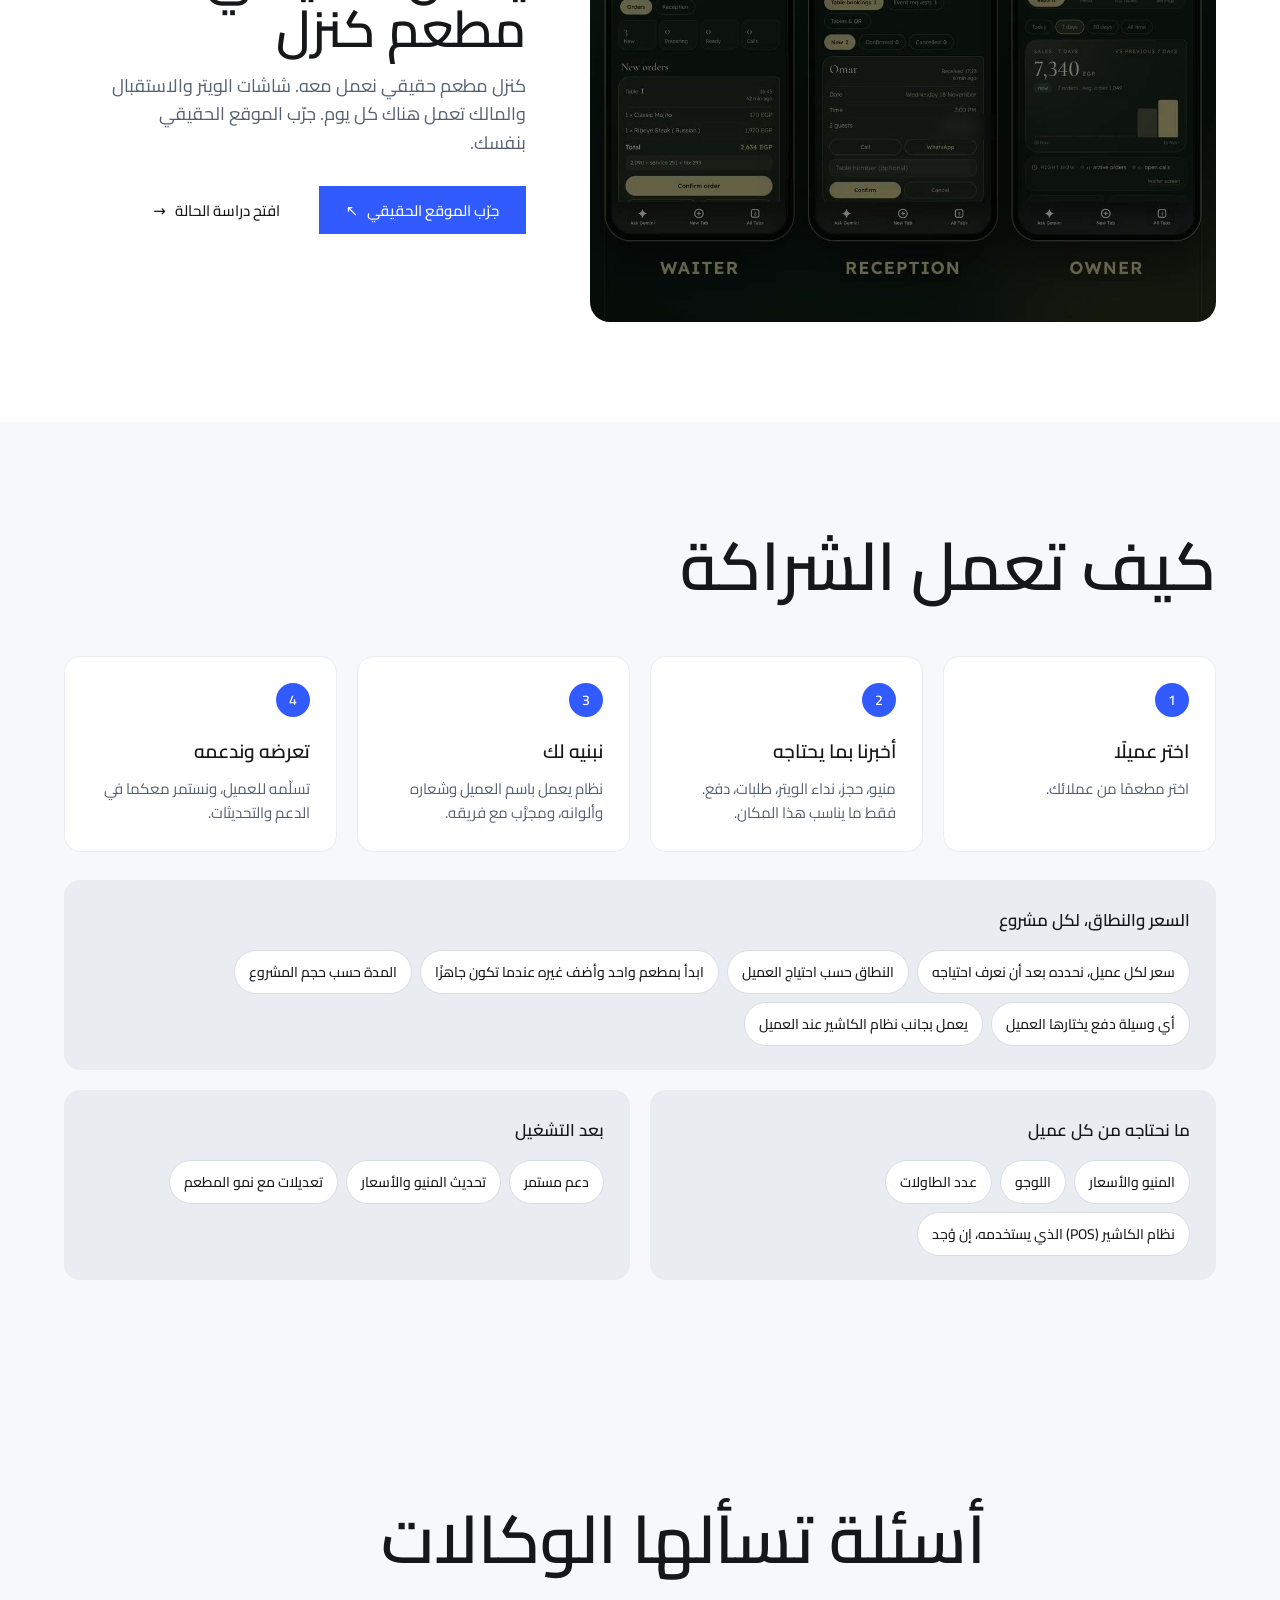
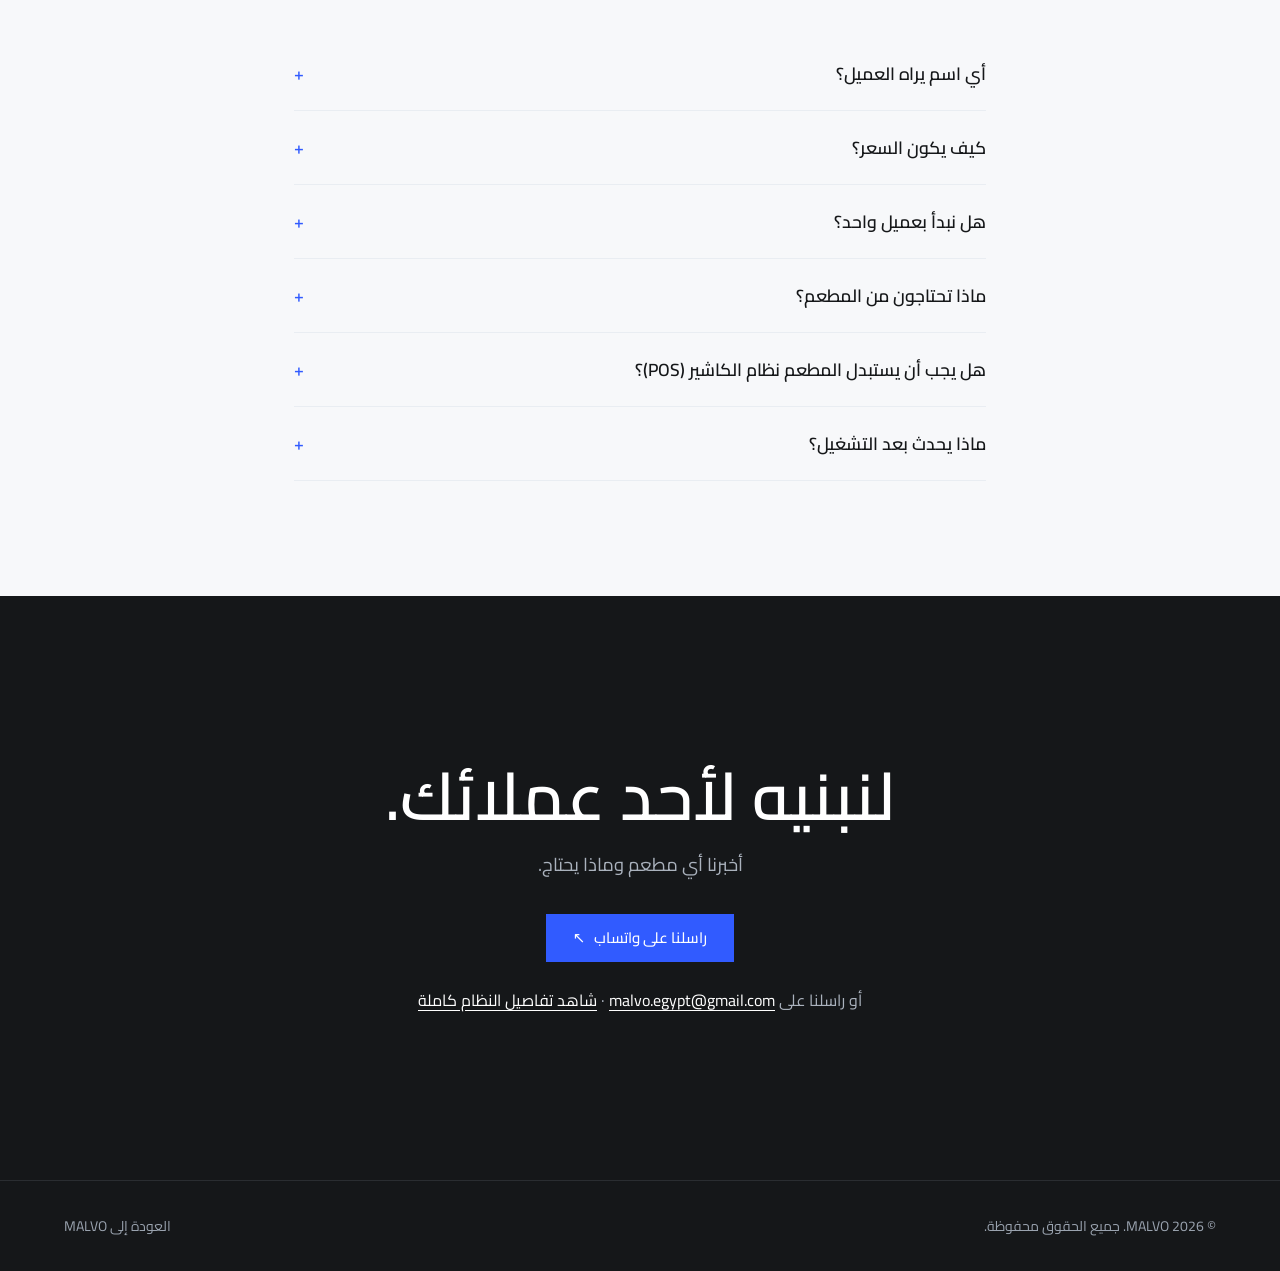
<file: agencies-ar.html>
<!DOCTYPE html>
<html lang="ar" dir="rtl">
<head><meta charset="utf-8"><meta name="viewport" content="width=device-width, initial-scale=1, viewport-fit=cover">
<title>أنظمة المطاعم للوكالات | MALVO</title><meta name="description" content="منيو ونداء الويتر وحجز الطاولات لعملاء الوكالة من المطاعم، باسم كل مطعم. يعمل الآن في كنزل."><meta name="robots" content="noindex"><meta name="theme-color" content="#151719">
<meta property="og:type" content="website"><meta property="og:site_name" content="MALVO"><meta property="og:title" content="أنظمة المطاعم للوكالات | MALVO"><meta property="og:description" content="منيو ونداء الويتر وحجز الطاولات لعملاء الوكالة من المطاعم، باسم كل مطعم. يعمل الآن في كنزل."><meta property="og:url" content="https://malvo-eg.vercel.app/agencies-ar">
<meta property="og:image" content="https://malvo-eg.vercel.app/og-image-ar.png"><meta property="og:image:width" content="1200"><meta property="og:image:height" content="630"><meta property="og:locale" content="ar_EG"><meta property="og:image:alt" content="أنظمة المطاعم للوكالات | MALVO"><meta name="twitter:card" content="summary_large_image"><meta name="twitter:title" content="أنظمة المطاعم للوكالات | MALVO"><meta name="twitter:description" content="منيو ونداء الويتر وحجز الطاولات لعملاء الوكالة من المطاعم، باسم كل مطعم. يعمل الآن في كنزل."><meta name="twitter:image" content="https://malvo-eg.vercel.app/og-image-ar.png">
<link rel="canonical" href="https://malvo-eg.vercel.app/agencies-ar"><link rel="alternate" hreflang="en" href="https://malvo-eg.vercel.app/agencies"><link rel="alternate" hreflang="ar" href="https://malvo-eg.vercel.app/agencies-ar">
<link rel="icon" type="image/svg+xml" href="favicon.svg"><link rel="apple-touch-icon" href="apple-touch-icon.png">
<link rel="preload" href="fonts/Cairo-VF.woff" as="font" type="font/woff" crossorigin><link rel="stylesheet" href="fonts-ar.css"><link rel="stylesheet" href="style.css"><link rel="stylesheet" href="pages.css"><link rel="stylesheet" href="rtl.css"></head>
<body><a class="skip" href="#main">تخطي إلى المحتوى</a><div class="prog" id="prog" aria-hidden="true"></div>
<header id="hdr"><div class="wrap bar"><a class="logo" href="ar.html" aria-label="MALVO، الرئيسية"><svg viewBox="0 0 442 358" aria-hidden="true"><path d="M0 0 L218 169 L167 218 L0 86 Z"/><path d="M0 171 L72 227 L72 342 L0 342 Z"/><path d="M167 262 L338 98 L338 192 L167 358 Z"/><path d="M370 66 L442 0 L442 342 L370 342 Z"/></svg><img src="malvo-wordmark.png" alt="" width="73" height="15"></a>
<button class="burger" id="burger" aria-expanded="false" aria-controls="menu" aria-label="فتح القائمة"><span></span><span></span><span></span></button>
<nav id="menu" aria-label="القائمة الرئيسية"><ul><li><a href="ar.html">الرئيسية</a></li><li><a href="ar.html#services">الخدمات</a></li><li><a href="ar.html#about">من نحن</a></li><li><a href="ar.html#projects">القطاعات</a></li><li><a href="ar.html#contact">تواصل</a></li><li><a class="lang globe" href="agencies" hreflang="en" lang="en" aria-label="English" title="English"><svg class="gl-svg" viewBox="0 0 32 32" aria-hidden="true" focusable="false"><g class="gl-orb" transform="rotate(-24 16 16)"><ellipse cx="16" cy="16" rx="15" ry="5.2"/><circle class="gl-dot" r="1.9"><animateMotion dur="3.6s" repeatCount="indefinite" path="M31 16A15 5.2 0 1 1 1 16A15 5.2 0 1 1 31 16"/></circle></g><circle class="gl-b" cx="16" cy="16" r="10.5"/><path class="gl-l" d="M6.6 11.6h18.8M5.5 16h21M6.6 20.4h18.8"/><ellipse class="gl-m m1" cx="16" cy="16" rx="10.5" ry="10.5"/><ellipse class="gl-m m2" cx="16" cy="16" rx="10.5" ry="10.5"/><ellipse class="gl-m m3" cx="16" cy="16" rx="10.5" ry="10.5"/></svg><b class="gl-c" aria-hidden="true">EN</b><span class="gl-t">English</span></a></li><li><a class="btn pri" href="https://wa.me/201271570930?text=%D9%85%D8%B1%D8%AD%D8%A8%D9%8B%D8%A7%20MALVO%D8%8C%20%D9%85%D9%87%D8%AA%D9%85%20%D8%A8%D8%A7%D9%84%D8%B4%D8%B1%D8%A7%D9%83%D8%A9%20%D9%85%D8%B9%20%D8%A7%D9%84%D9%88%D9%83%D8%A7%D9%84%D8%A7%D8%AA%20%D9%84%D8%A3%D9%86%D8%B8%D9%85%D8%A9%20%D8%A7%D9%84%D9%85%D8%B7%D8%A7%D8%B9%D9%85." target="_blank" rel="noopener">لنتحدث</a></li></ul></nav></div></header>
<main id="main"><section class="r-hero ag-h"><div class="wrap r-hg2"><div><p class="r-eb">للوكالات</p><h1>تجربة طعام أفضل لعملائك من المطاعم.</h1><p class="lead">منيو يستمتع به الضيف، وزر لنداء الويتر، وحجز للطاولات، كلها من رابط واحد وكود QR. نبنيها لكل مطعم باسمه وشكله.</p><div class="acts"><a class="btn pri" href="https://wa.me/201271570930?text=%D9%85%D8%B1%D8%AD%D8%A8%D9%8B%D8%A7%20MALVO%D8%8C%20%D9%85%D9%87%D8%AA%D9%85%20%D8%A8%D8%A7%D9%84%D8%B4%D8%B1%D8%A7%D9%83%D8%A9%20%D9%85%D8%B9%20%D8%A7%D9%84%D9%88%D9%83%D8%A7%D9%84%D8%A7%D8%AA%20%D9%84%D8%A3%D9%86%D8%B8%D9%85%D8%A9%20%D8%A7%D9%84%D9%85%D8%B7%D8%A7%D8%B9%D9%85." target="_blank" rel="noopener"><span>راسلنا على واتساب</span><span aria-hidden="true">↖</span></a><a class="btn sec" href="https://kanzel-eg.vercel.app/" target="_blank" rel="noopener"><span>شاهده يعمل في كنزل</span><span aria-hidden="true">↖</span></a></div><ul class="chips"><li>بدون تحميل تطبيق</li><li>عربي وإنجليزي</li><li>هوية كل عميل</li><li>دعم بعد التشغيل</li></ul></div>
<div class="ag-vid"><video src="kanzel-reel.mp4" poster="kanzel-poster.jpg" autoplay muted loop playsinline preload="metadata" aria-hidden="true"></video></div></div></section>
<section class="pgs r-fx ag-g"><div class="wrap"><div class="r-hd"><h2>ماذا يحصل عليه كل عميل</h2></div><div class="fxg"><div><b>منيو يستمتع به الضيف</b><p>صور وبحث وأطباق «نفدت». تحدّثه مرة واحدة فيتغير عند كل الضيوف.</p></div><div><b>نداء الويتر</b><p>الضيف ينادي الويتر من طاولته. بدون إشارات وانتظار.</p></div><div><b>حجز الطاولات</b><p>نموذج حجز على نفس الرابط. الاستقبال يرى كل طلب ويؤكده.</p></div><div><b>الطلب من الطاولة</b><p>الضيف يطلب بالـ QR والويتر يؤكد من شاشته.</p></div></div></div></section>
<section class="pgs ag-p"><div class="wrap"><img src="kanzel-screens.jpg" alt="شاشات الويتر والاستقبال والمالك في كنزل" width="1080" height="864" loading="lazy"><div><p class="r-eb">يعمل الآن</p><h2>يعمل فعليًا في مطعم كنزل</h2><p>كنزل مطعم حقيقي نعمل معه. شاشات الويتر والاستقبال والمالك تعمل هناك كل يوم. جرّب الموقع الحقيقي بنفسك.</p><div class="acts"><a class="btn pri" href="https://kanzel-eg.vercel.app/" target="_blank" rel="noopener"><span>جرّب الموقع الحقيقي</span><span aria-hidden="true">↖</span></a><a class="btn sec" href="kanzel-ar"><span>افتح دراسة الحالة</span></a></div></div></div></section>
<section class="pgs ag-s"><div class="wrap"><div class="r-hd"><h2>كيف تعمل الشراكة</h2></div><ol><li><span>1</span><b>اختر عميلًا</b><p>اختر مطعمًا من عملائك.</p></li><li><span>2</span><b>أخبرنا بما يحتاجه</b><p>منيو، حجز، نداء الويتر، طلبات، دفع. فقط ما يناسب هذا المكان.</p></li><li><span>3</span><b>نبنيه لك</b><p>نظام يعمل باسم العميل وشعاره وألوانه، ومجرَّب مع فريقه.</p></li><li><span>4</span><b>تعرضه وندعمه</b><p>تسلّمه للعميل، ونستمر معكما في الدعم والتحديثات.</p></li></ol><div class="ag-a"><b>السعر والنطاق، لكل مشروع</b><ul><li>سعر لكل عميل، نحدده بعد أن نعرف احتياجه</li><li>النطاق حسب احتياج العميل</li><li>ابدأ بمطعم واحد وأضف غيره عندما تكون جاهزًا</li><li>المدة حسب حجم المشروع</li><li>أي وسيلة دفع يختارها العميل</li><li>يعمل بجانب نظام الكاشير عند العميل</li></ul></div><div class="ag-2"><div class="ag-a"><b>ما نحتاجه من كل عميل</b><ul><li>المنيو والأسعار</li><li>اللوجو</li><li>عدد الطاولات</li><li>نظام الكاشير (POS) الذي يستخدمه، إن وُجد</li></ul></div><div class="ag-a"><b>بعد التشغيل</b><ul><li>دعم مستمر</li><li>تحديث المنيو والأسعار</li><li>تعديلات مع نمو المطعم</li></ul></div></div></div></section>
<section class="pgs r-faq"><div class="wrap"><div class="r-hd"><h2>أسئلة تسألها الوكالات</h2></div><details><summary>أي اسم يراه العميل؟</summary><p>اسمه هو. كل مطعم له اسمه ولوجو وألوانه وأطباقه وأسعاره.</p></details><details><summary>كيف يكون السعر؟</summary><p>لكل مشروع. تخبرنا بالمطعم وما يحتاجه، فنرسل سعرًا لهذا العميل.</p></details><details><summary>هل نبدأ بعميل واحد؟</summary><p>نعم. كل مشروع يُتفق عليه بمفرده، فيمكنك البدء بمطعم واحد وإضافة غيره لاحقًا.</p></details><details><summary>ماذا تحتاجون من المطعم؟</summary><p>المنيو والأسعار، اللوجو، عدد الطاولات، ونظام الكاشير الذي يستخدمه إن وُجد.</p></details><details><summary>هل يجب أن يستبدل المطعم نظام الكاشير (POS)؟</summary><p>لا. النظام يعمل بجانبه. قبل البناء نراجع مع العميل إلى أي مدى نربطه.</p></details><details><summary>ماذا يحدث بعد التشغيل؟</summary><p>نستمر في دعم النظام وتحديثه مع تغيّر احتياج المطعم.</p></details></div></section>
<section class="r-cta"><div class="wrap"><h2>لنبنيه لأحد عملائك.</h2><p>أخبرنا أي مطعم وماذا يحتاج.</p><a class="btn pri" href="https://wa.me/201271570930?text=%D9%85%D8%B1%D8%AD%D8%A8%D9%8B%D8%A7%20MALVO%D8%8C%20%D9%85%D9%87%D8%AA%D9%85%20%D8%A8%D8%A7%D9%84%D8%B4%D8%B1%D8%A7%D9%83%D8%A9%20%D9%85%D8%B9%20%D8%A7%D9%84%D9%88%D9%83%D8%A7%D9%84%D8%A7%D8%AA%20%D9%84%D8%A3%D9%86%D8%B8%D9%85%D8%A9%20%D8%A7%D9%84%D9%85%D8%B7%D8%A7%D8%B9%D9%85." target="_blank" rel="noopener"><span>راسلنا على واتساب</span><span aria-hidden="true">↖</span></a><p class="r-mail">أو راسلنا على <a href="mailto:malvo.egypt@gmail.com">malvo.egypt@gmail.com</a> · <a href="restaurants-ar">شاهد تفاصيل النظام كاملة</a></p></div></section></main>
<footer class="pf"><div class="wrap"><span>© 2026 MALVO. جميع الحقوق محفوظة.</span><a href="ar.html">العودة إلى MALVO</a></div></footer>
<a class="wa" href="https://wa.me/201271570930?text=%D8%A3%D9%87%D9%84%D8%A7%D9%8B%20MALVO%D8%8C%20%D8%AD%D8%A7%D8%A8%D8%A8%20%D8%A3%D8%AA%D9%83%D9%84%D9%85%20%D8%B9%D9%86%20%D9%85%D8%B4%D8%B1%D9%88%D8%B9." target="_blank" rel="noopener" aria-label="تواصل على واتساب"><svg viewBox="0 0 24 24" aria-hidden="true"><path d="M17.472 14.382c-.297-.149-1.758-.867-2.03-.967-.273-.099-.471-.148-.67.15-.197.297-.767.966-.94 1.164-.173.199-.347.223-.644.075-.297-.15-1.255-.463-2.39-1.475-.883-.788-1.48-1.761-1.653-2.059-.173-.297-.018-.458.13-.606.134-.133.298-.347.446-.52.149-.174.198-.298.298-.497.099-.198.05-.371-.025-.52-.075-.149-.669-1.612-.916-2.207-.242-.579-.487-.5-.669-.51-.173-.008-.371-.01-.57-.01-.198 0-.52.074-.792.372-.272.297-1.04 1.016-1.04 2.479 0 1.462 1.065 2.875 1.213 3.074.149.198 2.096 3.2 5.077 4.487.709.306 1.262.489 1.694.625.712.227 1.36.195 1.871.118.571-.085 1.758-.719 2.006-1.413.248-.694.248-1.289.173-1.413-.074-.124-.272-.198-.57-.347m-5.421 7.403h-.004a9.87 9.87 0 01-5.031-1.378l-.361-.214-3.741.982.998-3.648-.235-.374a9.86 9.86 0 01-1.51-5.26c.001-5.45 4.436-9.884 9.888-9.884 2.64 0 5.122 1.03 6.988 2.898a9.825 9.825 0 012.893 6.994c-.003 5.45-4.437 9.884-9.885 9.884m8.413-18.297A11.815 11.815 0 0012.05 0C5.495 0 .16 5.335.157 11.892c0 2.096.547 4.142 1.588 5.945L.057 24l6.305-1.654a11.882 11.882 0 005.683 1.448h.005c6.554 0 11.89-5.335 11.893-11.893a11.821 11.821 0 00-3.48-8.413Z"/></svg></a><script src="pages.js" defer></script></body></html>
</file>
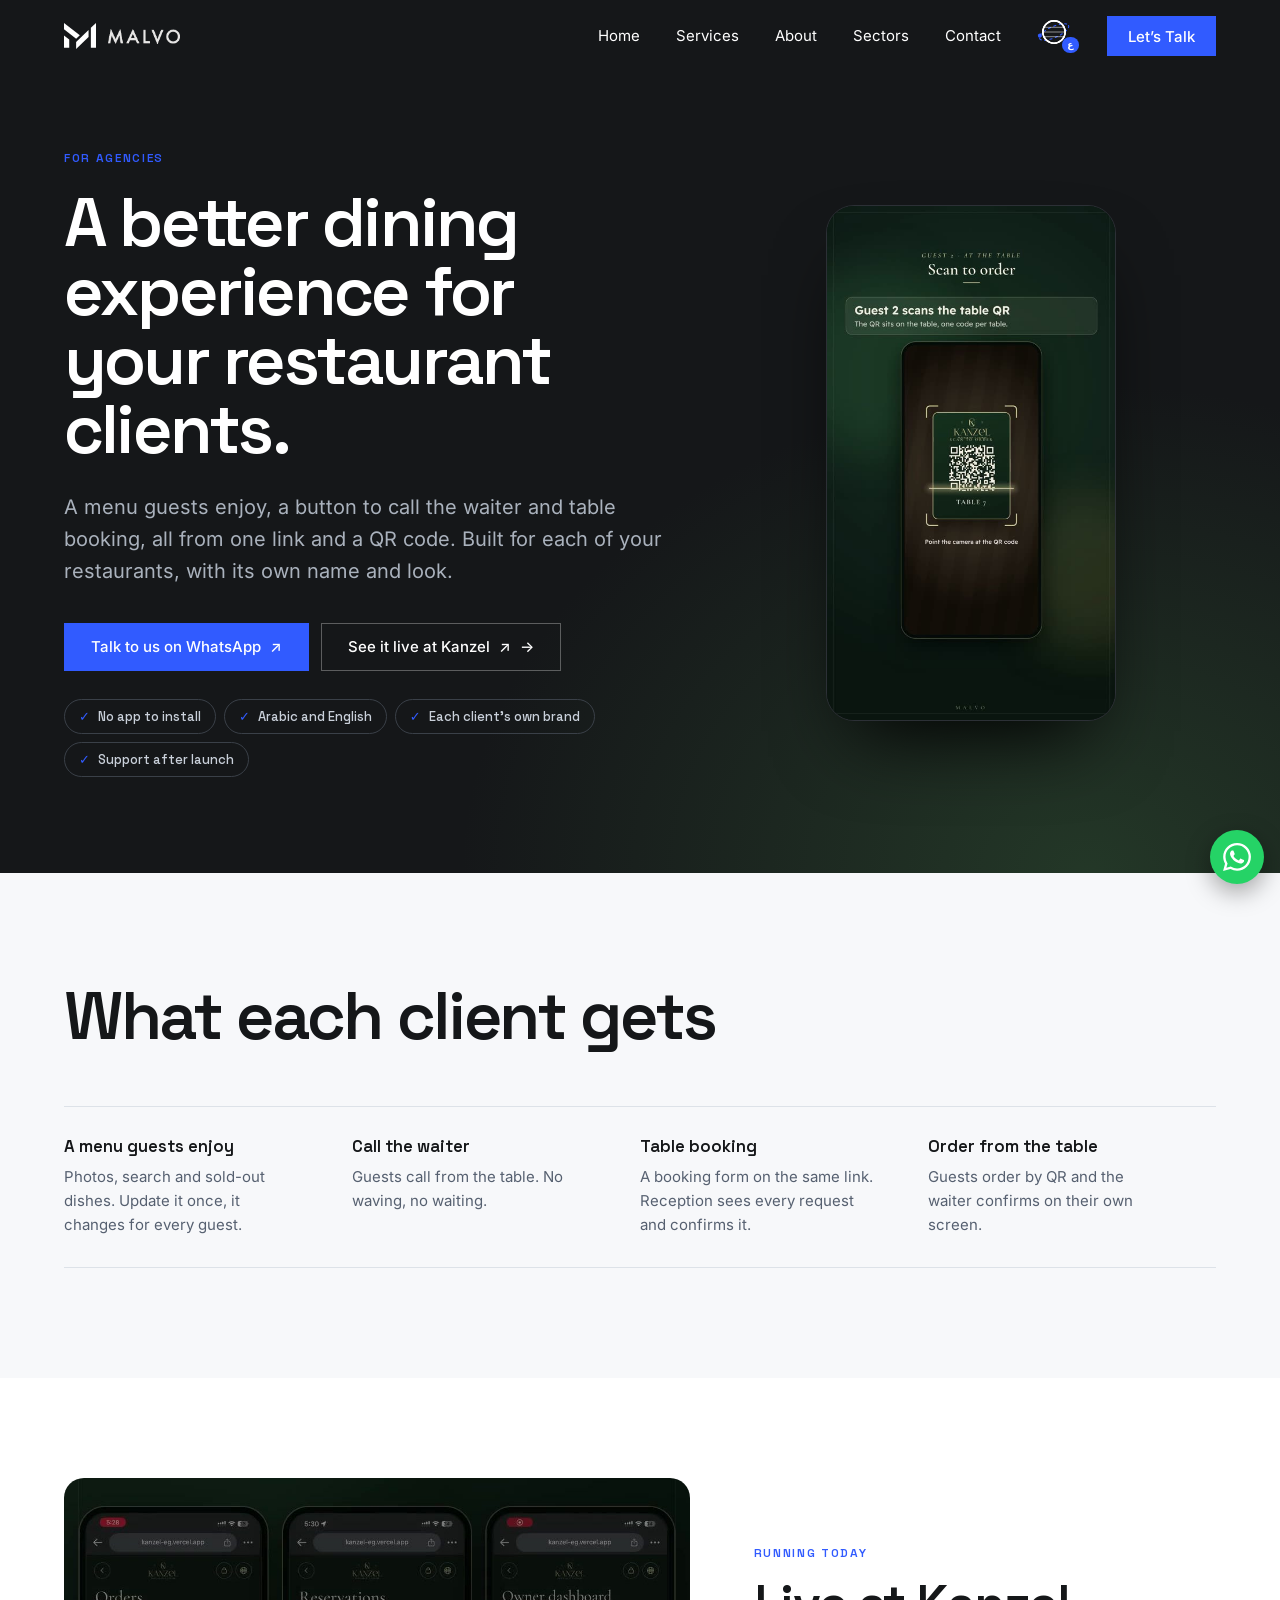
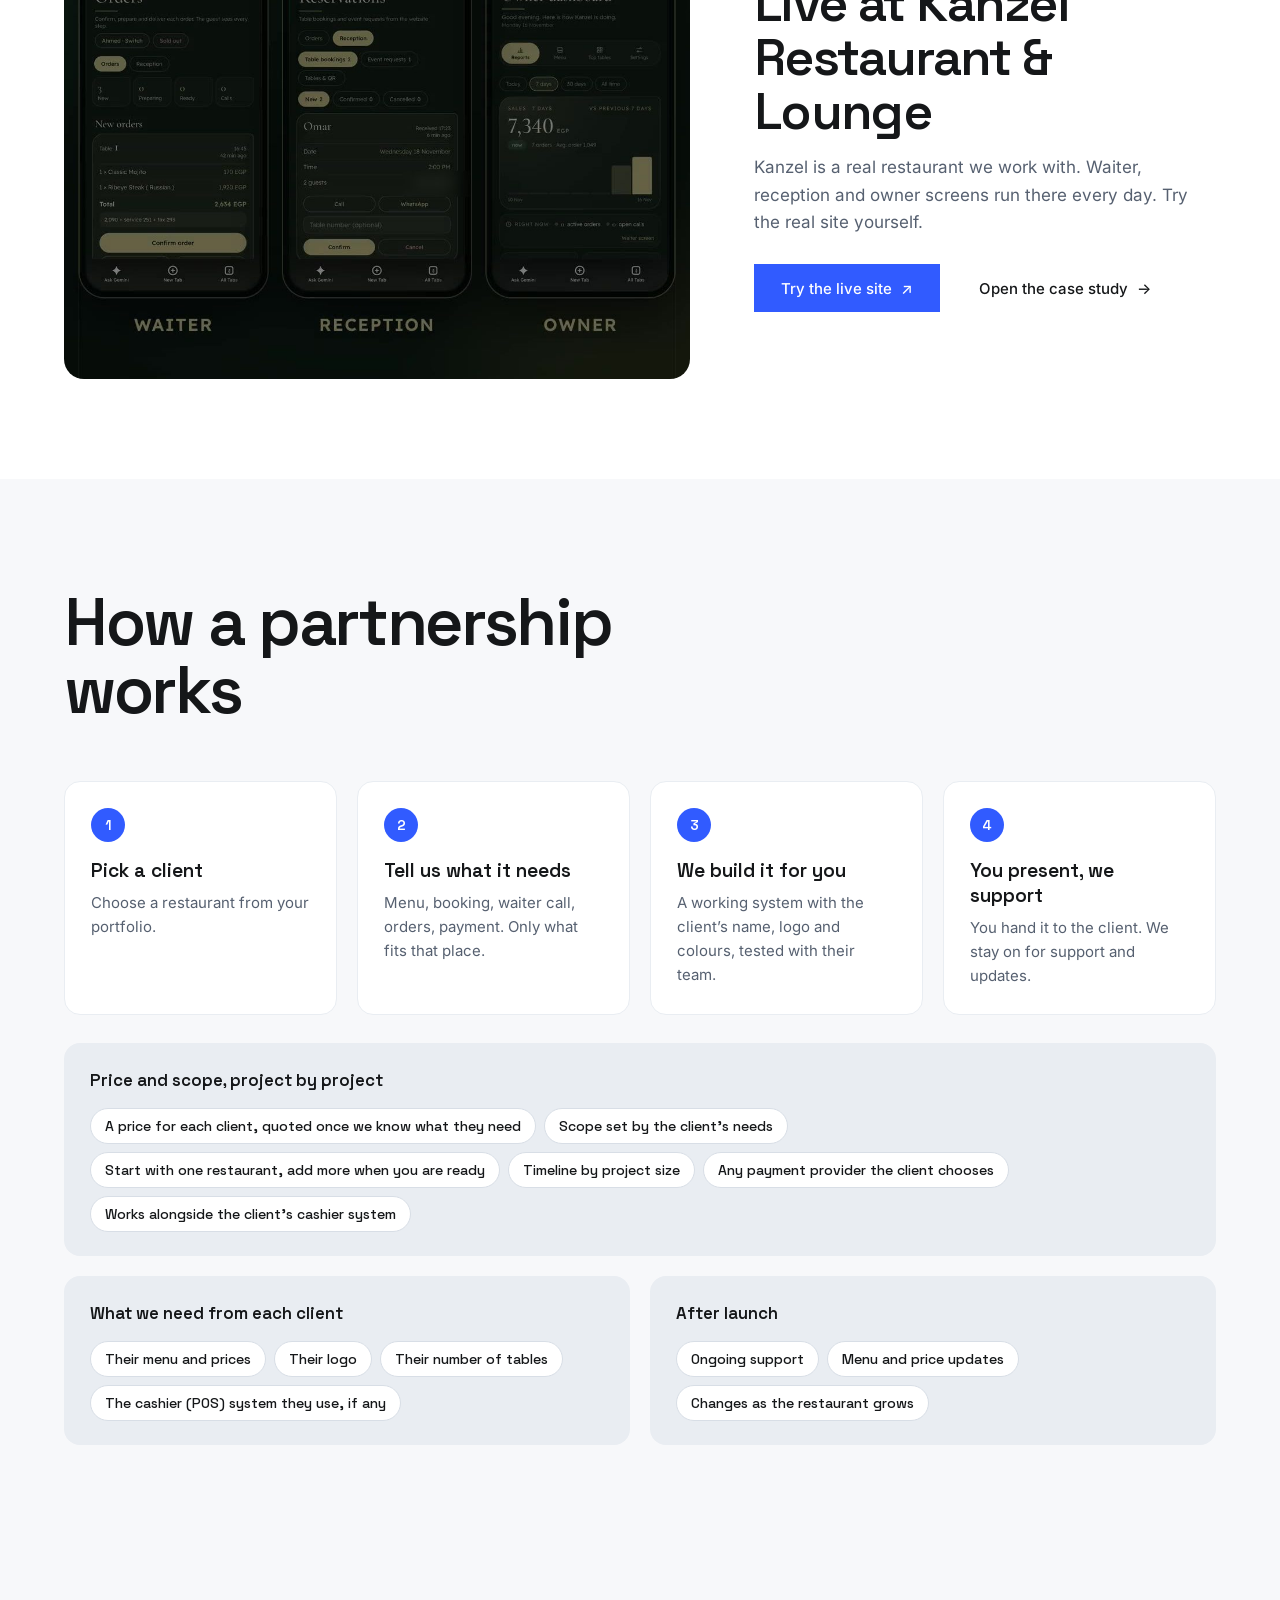
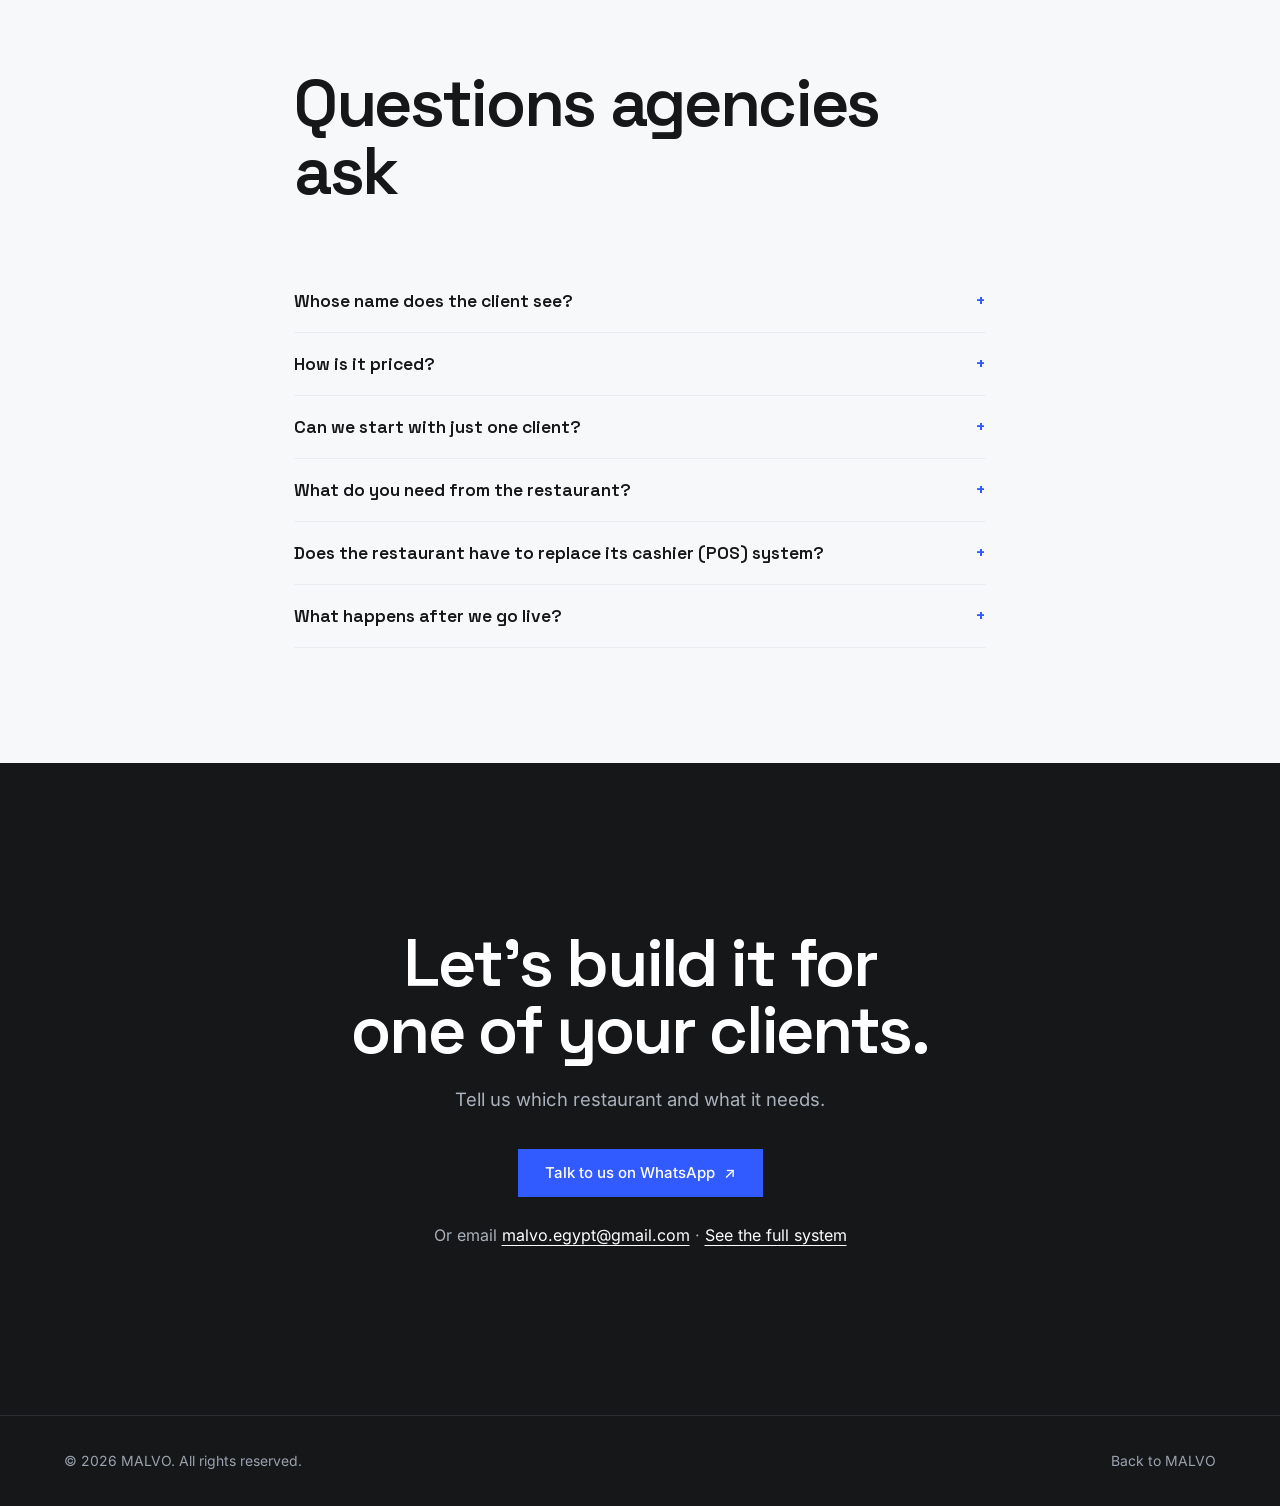
<file: agencies.html>
<!DOCTYPE html>
<html lang="en">
<head><meta charset="utf-8"><meta name="viewport" content="width=device-width, initial-scale=1, viewport-fit=cover">
<title>Restaurant systems for agencies | MALVO</title><meta name="description" content="Menu, waiter call and table booking for your restaurant clients, built under their own brand. Running today at Kanzel."><meta name="robots" content="noindex"><meta name="theme-color" content="#151719">
<meta property="og:type" content="website"><meta property="og:site_name" content="MALVO"><meta property="og:title" content="Restaurant systems for agencies | MALVO"><meta property="og:description" content="Menu, waiter call and table booking for your restaurant clients, built under their own brand. Running today at Kanzel."><meta property="og:url" content="https://malvo-eg.vercel.app/agencies">
<meta property="og:image" content="https://malvo-eg.vercel.app/og-image.png"><meta property="og:image:width" content="1200"><meta property="og:image:height" content="630"><meta property="og:locale" content="en_US"><meta property="og:image:alt" content="Restaurant systems for agencies | MALVO"><meta name="twitter:card" content="summary_large_image"><meta name="twitter:title" content="Restaurant systems for agencies | MALVO"><meta name="twitter:description" content="Menu, waiter call and table booking for your restaurant clients, built under their own brand. Running today at Kanzel."><meta name="twitter:image" content="https://malvo-eg.vercel.app/og-image.png">
<link rel="canonical" href="https://malvo-eg.vercel.app/agencies"><link rel="alternate" hreflang="en" href="https://malvo-eg.vercel.app/agencies"><link rel="alternate" hreflang="ar" href="https://malvo-eg.vercel.app/agencies-ar">
<link rel="icon" type="image/svg+xml" href="favicon.svg"><link rel="apple-touch-icon" href="apple-touch-icon.png">
<link rel="preload" href="fonts/Inter-400.woff" as="font" type="font/woff" crossorigin><link rel="preload" href="fonts/Inter-500.woff" as="font" type="font/woff" crossorigin><link rel="preload" href="fonts/SpaceGrotesk-VF.woff" as="font" type="font/woff" crossorigin><link rel="stylesheet" href="fonts.css"><link rel="stylesheet" href="style.css"><link rel="stylesheet" href="pages.css"></head>
<body><a class="skip" href="#main">Skip to content</a><div class="prog" id="prog" aria-hidden="true"></div>
<header id="hdr"><div class="wrap bar"><a class="logo" href="index.html" aria-label="MALVO home"><svg viewBox="0 0 442 358" aria-hidden="true"><path d="M0 0 L218 169 L167 218 L0 86 Z"/><path d="M0 171 L72 227 L72 342 L0 342 Z"/><path d="M167 262 L338 98 L338 192 L167 358 Z"/><path d="M370 66 L442 0 L442 342 L370 342 Z"/></svg><img src="malvo-wordmark.png" alt="" width="73" height="15"></a>
<button class="burger" id="burger" aria-expanded="false" aria-controls="menu" aria-label="Open menu"><span></span><span></span><span></span></button>
<nav id="menu" aria-label="Main"><ul><li><a href="index.html">Home</a></li><li><a href="index.html#services">Services</a></li><li><a href="index.html#about">About</a></li><li><a href="index.html#projects">Sectors</a></li><li><a href="index.html#contact">Contact</a></li><li><a class="lang globe" href="agencies-ar" hreflang="ar" lang="ar" aria-label="العربية" title="العربية"><svg class="gl-svg" viewBox="0 0 32 32" aria-hidden="true" focusable="false"><g class="gl-orb" transform="rotate(-24 16 16)"><ellipse cx="16" cy="16" rx="15" ry="5.2"/><circle class="gl-dot" r="1.9"><animateMotion dur="3.6s" repeatCount="indefinite" path="M31 16A15 5.2 0 1 1 1 16A15 5.2 0 1 1 31 16"/></circle></g><circle class="gl-b" cx="16" cy="16" r="10.5"/><path class="gl-l" d="M6.6 11.6h18.8M5.5 16h21M6.6 20.4h18.8"/><ellipse class="gl-m m1" cx="16" cy="16" rx="10.5" ry="10.5"/><ellipse class="gl-m m2" cx="16" cy="16" rx="10.5" ry="10.5"/><ellipse class="gl-m m3" cx="16" cy="16" rx="10.5" ry="10.5"/></svg><b class="gl-c" aria-hidden="true">ع</b><span class="gl-t">العربية</span></a></li><li><a class="btn pri" href="https://wa.me/201271570930?text=Hi%20MALVO%2C%20I%E2%80%99m%20interested%20in%20the%20agency%20partnership%20for%20restaurant%20systems." target="_blank" rel="noopener">Let’s Talk</a></li></ul></nav></div></header>
<main id="main"><section class="r-hero ag-h"><div class="wrap r-hg2"><div><p class="r-eb">For agencies</p><h1>A better dining experience for your restaurant clients.</h1><p class="lead">A menu guests enjoy, a button to call the waiter and table booking, all from one link and a QR code. Built for each of your restaurants, with its own name and look.</p><div class="acts"><a class="btn pri" href="https://wa.me/201271570930?text=Hi%20MALVO%2C%20I%E2%80%99m%20interested%20in%20the%20agency%20partnership%20for%20restaurant%20systems." target="_blank" rel="noopener"><span>Talk to us on WhatsApp</span><span aria-hidden="true">↗</span></a><a class="btn sec" href="https://kanzel-eg.vercel.app/" target="_blank" rel="noopener"><span>See it live at Kanzel</span><span aria-hidden="true">↗</span></a></div><ul class="chips"><li>No app to install</li><li>Arabic and English</li><li>Each client’s own brand</li><li>Support after launch</li></ul></div>
<div class="ag-vid"><video src="kanzel-reel.mp4" poster="kanzel-poster.jpg" autoplay muted loop playsinline preload="metadata" aria-hidden="true"></video></div></div></section>
<section class="pgs r-fx ag-g"><div class="wrap"><div class="r-hd"><h2>What each client gets</h2></div><div class="fxg"><div><b>A menu guests enjoy</b><p>Photos, search and sold-out dishes. Update it once, it changes for every guest.</p></div><div><b>Call the waiter</b><p>Guests call from the table. No waving, no waiting.</p></div><div><b>Table booking</b><p>A booking form on the same link. Reception sees every request and confirms it.</p></div><div><b>Order from the table</b><p>Guests order by QR and the waiter confirms on their own screen.</p></div></div></div></section>
<section class="pgs ag-p"><div class="wrap"><img src="kanzel-screens.jpg" alt="Waiter, reception and owner screens at Kanzel" width="1080" height="864" loading="lazy"><div><p class="r-eb">Running today</p><h2>Live at Kanzel Restaurant &amp; Lounge</h2><p>Kanzel is a real restaurant we work with. Waiter, reception and owner screens run there every day. Try the real site yourself.</p><div class="acts"><a class="btn pri" href="https://kanzel-eg.vercel.app/" target="_blank" rel="noopener"><span>Try the live site</span><span aria-hidden="true">↗</span></a><a class="btn sec" href="kanzel"><span>Open the case study</span></a></div></div></div></section>
<section class="pgs ag-s"><div class="wrap"><div class="r-hd"><h2>How a partnership works</h2></div><ol><li><span>1</span><b>Pick a client</b><p>Choose a restaurant from your portfolio.</p></li><li><span>2</span><b>Tell us what it needs</b><p>Menu, booking, waiter call, orders, payment. Only what fits that place.</p></li><li><span>3</span><b>We build it for you</b><p>A working system with the client’s name, logo and colours, tested with their team.</p></li><li><span>4</span><b>You present, we support</b><p>You hand it to the client. We stay on for support and updates.</p></li></ol><div class="ag-a"><b>Price and scope, project by project</b><ul><li>A price for each client, quoted once we know what they need</li><li>Scope set by the client’s needs</li><li>Start with one restaurant, add more when you are ready</li><li>Timeline by project size</li><li>Any payment provider the client chooses</li><li>Works alongside the client’s cashier system</li></ul></div><div class="ag-2"><div class="ag-a"><b>What we need from each client</b><ul><li>Their menu and prices</li><li>Their logo</li><li>Their number of tables</li><li>The cashier (POS) system they use, if any</li></ul></div><div class="ag-a"><b>After launch</b><ul><li>Ongoing support</li><li>Menu and price updates</li><li>Changes as the restaurant grows</li></ul></div></div></div></section>
<section class="pgs r-faq"><div class="wrap"><div class="r-hd"><h2>Questions agencies ask</h2></div><details><summary>Whose name does the client see?</summary><p>Their own. Each restaurant gets its own name, logo, colours, dishes and prices.</p></details><details><summary>How is it priced?</summary><p>Per project. You tell us the restaurant and what it needs, and we send a price for that client.</p></details><details><summary>Can we start with just one client?</summary><p>Yes. Each project is agreed on its own, so you can start with one restaurant and add more later.</p></details><details><summary>What do you need from the restaurant?</summary><p>Their menu and prices, logo, number of tables, and the cashier system they use, if any.</p></details><details><summary>Does the restaurant have to replace its cashier (POS) system?</summary><p>No. It works alongside it. Before we build, we check with the client how far to connect.</p></details><details><summary>What happens after we go live?</summary><p>We keep supporting the system and updating it as the restaurant’s needs change.</p></details></div></section>
<section class="r-cta"><div class="wrap"><h2>Let’s build it for one of your clients.</h2><p>Tell us which restaurant and what it needs.</p><a class="btn pri" href="https://wa.me/201271570930?text=Hi%20MALVO%2C%20I%E2%80%99m%20interested%20in%20the%20agency%20partnership%20for%20restaurant%20systems." target="_blank" rel="noopener"><span>Talk to us on WhatsApp</span><span aria-hidden="true">↗</span></a><p class="r-mail">Or email <a href="mailto:malvo.egypt@gmail.com">malvo.egypt@gmail.com</a> · <a href="restaurants">See the full system</a></p></div></section></main>
<footer class="pf"><div class="wrap"><span>© 2026 MALVO. All rights reserved.</span><a href="index.html">Back to MALVO</a></div></footer>
<a class="wa" href="https://wa.me/201271570930?text=Hi%20MALVO%2C%20I%E2%80%99d%20like%20to%20talk%20about%20a%20project." target="_blank" rel="noopener" aria-label="Chat on WhatsApp"><svg viewBox="0 0 24 24" aria-hidden="true"><path d="M17.472 14.382c-.297-.149-1.758-.867-2.03-.967-.273-.099-.471-.148-.67.15-.197.297-.767.966-.94 1.164-.173.199-.347.223-.644.075-.297-.15-1.255-.463-2.39-1.475-.883-.788-1.48-1.761-1.653-2.059-.173-.297-.018-.458.13-.606.134-.133.298-.347.446-.52.149-.174.198-.298.298-.497.099-.198.05-.371-.025-.52-.075-.149-.669-1.612-.916-2.207-.242-.579-.487-.5-.669-.51-.173-.008-.371-.01-.57-.01-.198 0-.52.074-.792.372-.272.297-1.04 1.016-1.04 2.479 0 1.462 1.065 2.875 1.213 3.074.149.198 2.096 3.2 5.077 4.487.709.306 1.262.489 1.694.625.712.227 1.36.195 1.871.118.571-.085 1.758-.719 2.006-1.413.248-.694.248-1.289.173-1.413-.074-.124-.272-.198-.57-.347m-5.421 7.403h-.004a9.87 9.87 0 01-5.031-1.378l-.361-.214-3.741.982.998-3.648-.235-.374a9.86 9.86 0 01-1.51-5.26c.001-5.45 4.436-9.884 9.888-9.884 2.64 0 5.122 1.03 6.988 2.898a9.825 9.825 0 012.893 6.994c-.003 5.45-4.437 9.884-9.885 9.884m8.413-18.297A11.815 11.815 0 0012.05 0C5.495 0 .16 5.335.157 11.892c0 2.096.547 4.142 1.588 5.945L.057 24l6.305-1.654a11.882 11.882 0 005.683 1.448h.005c6.554 0 11.89-5.335 11.893-11.893a11.821 11.821 0 00-3.48-8.413Z"/></svg></a><script src="pages.js" defer></script></body></html>
</file>
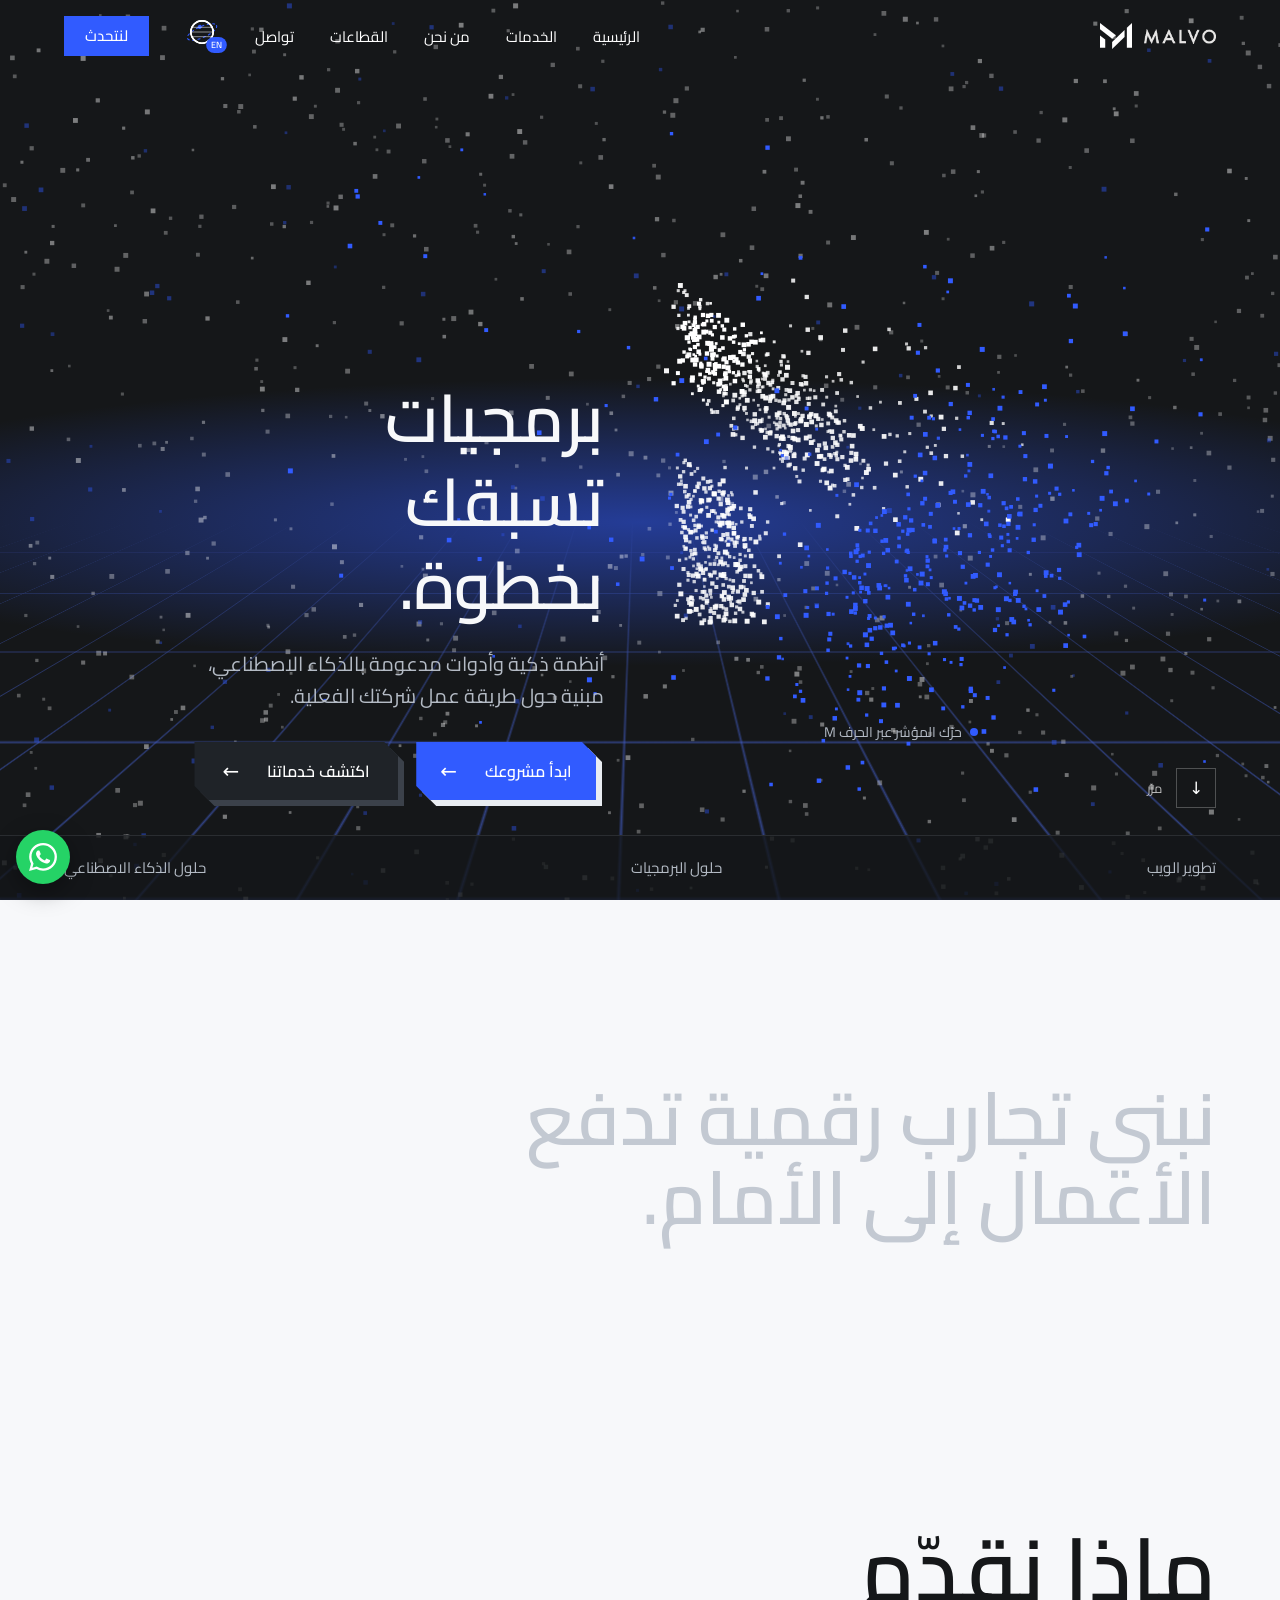
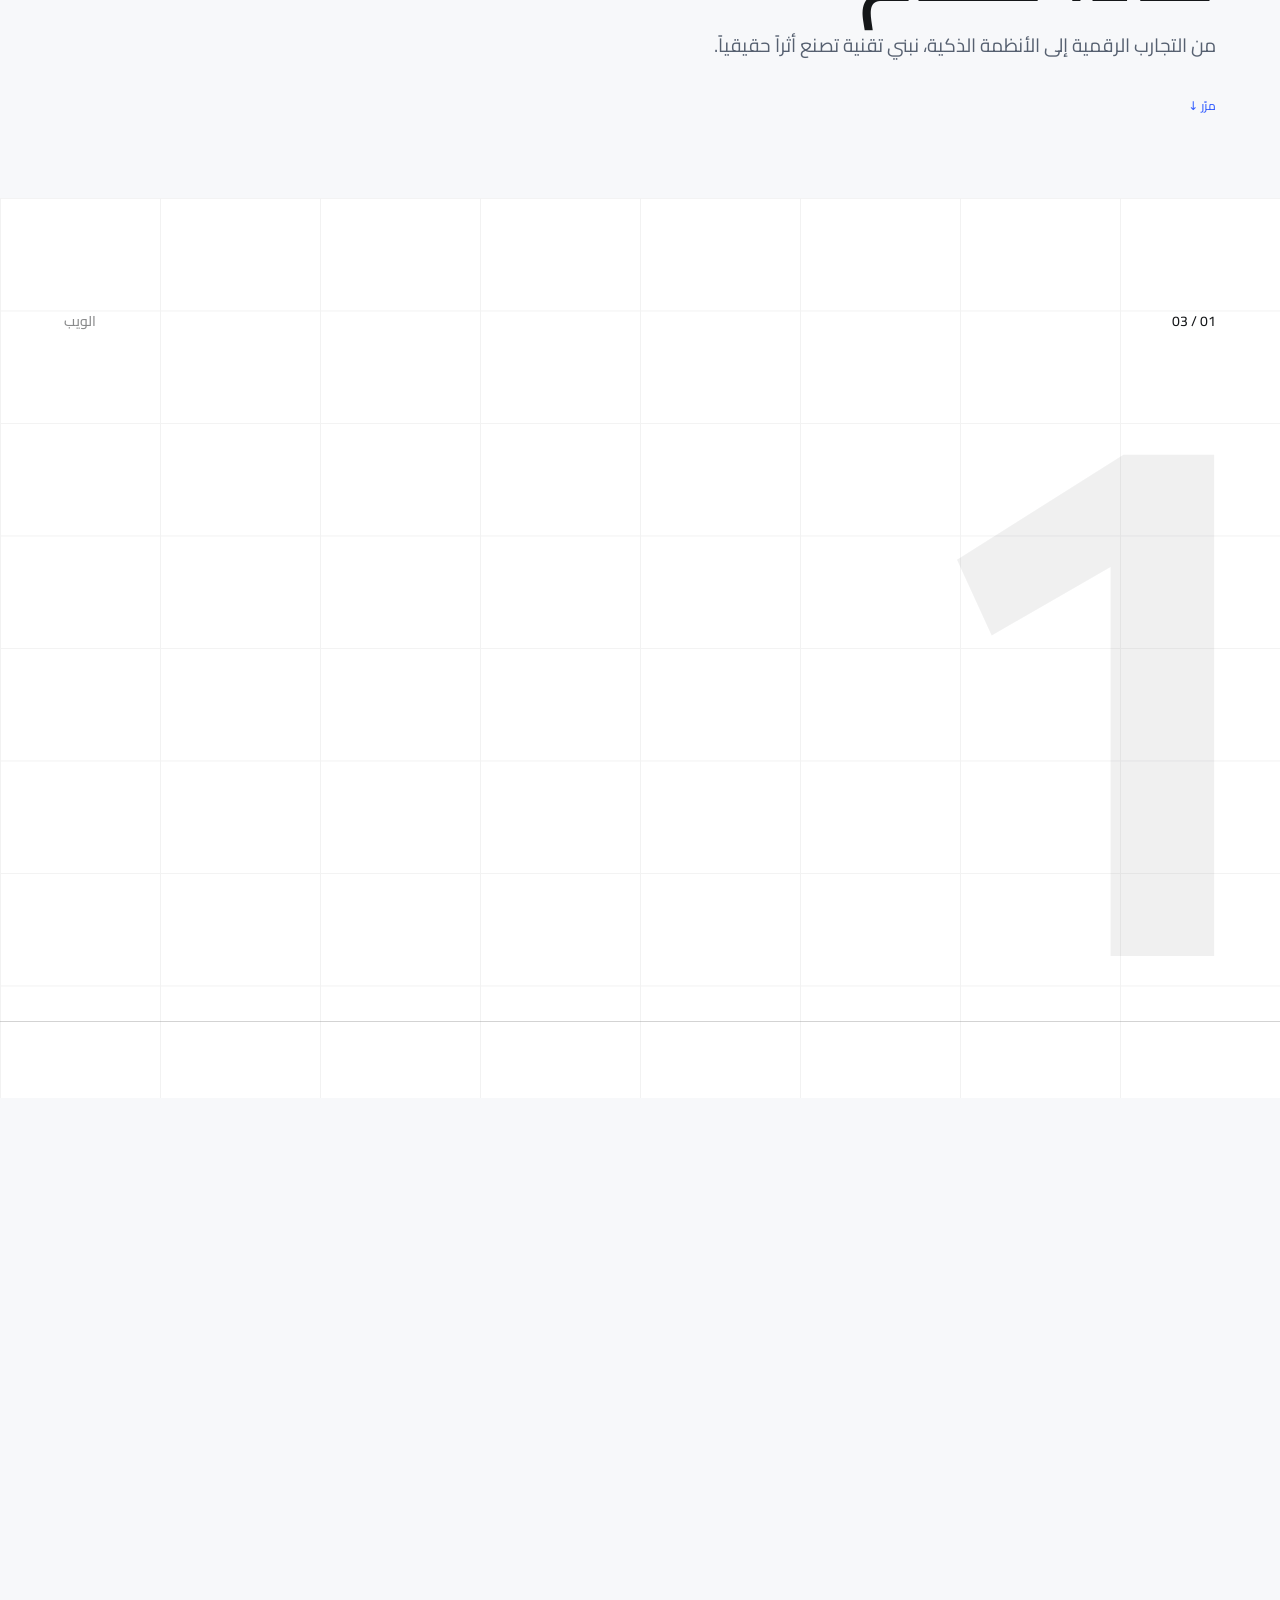
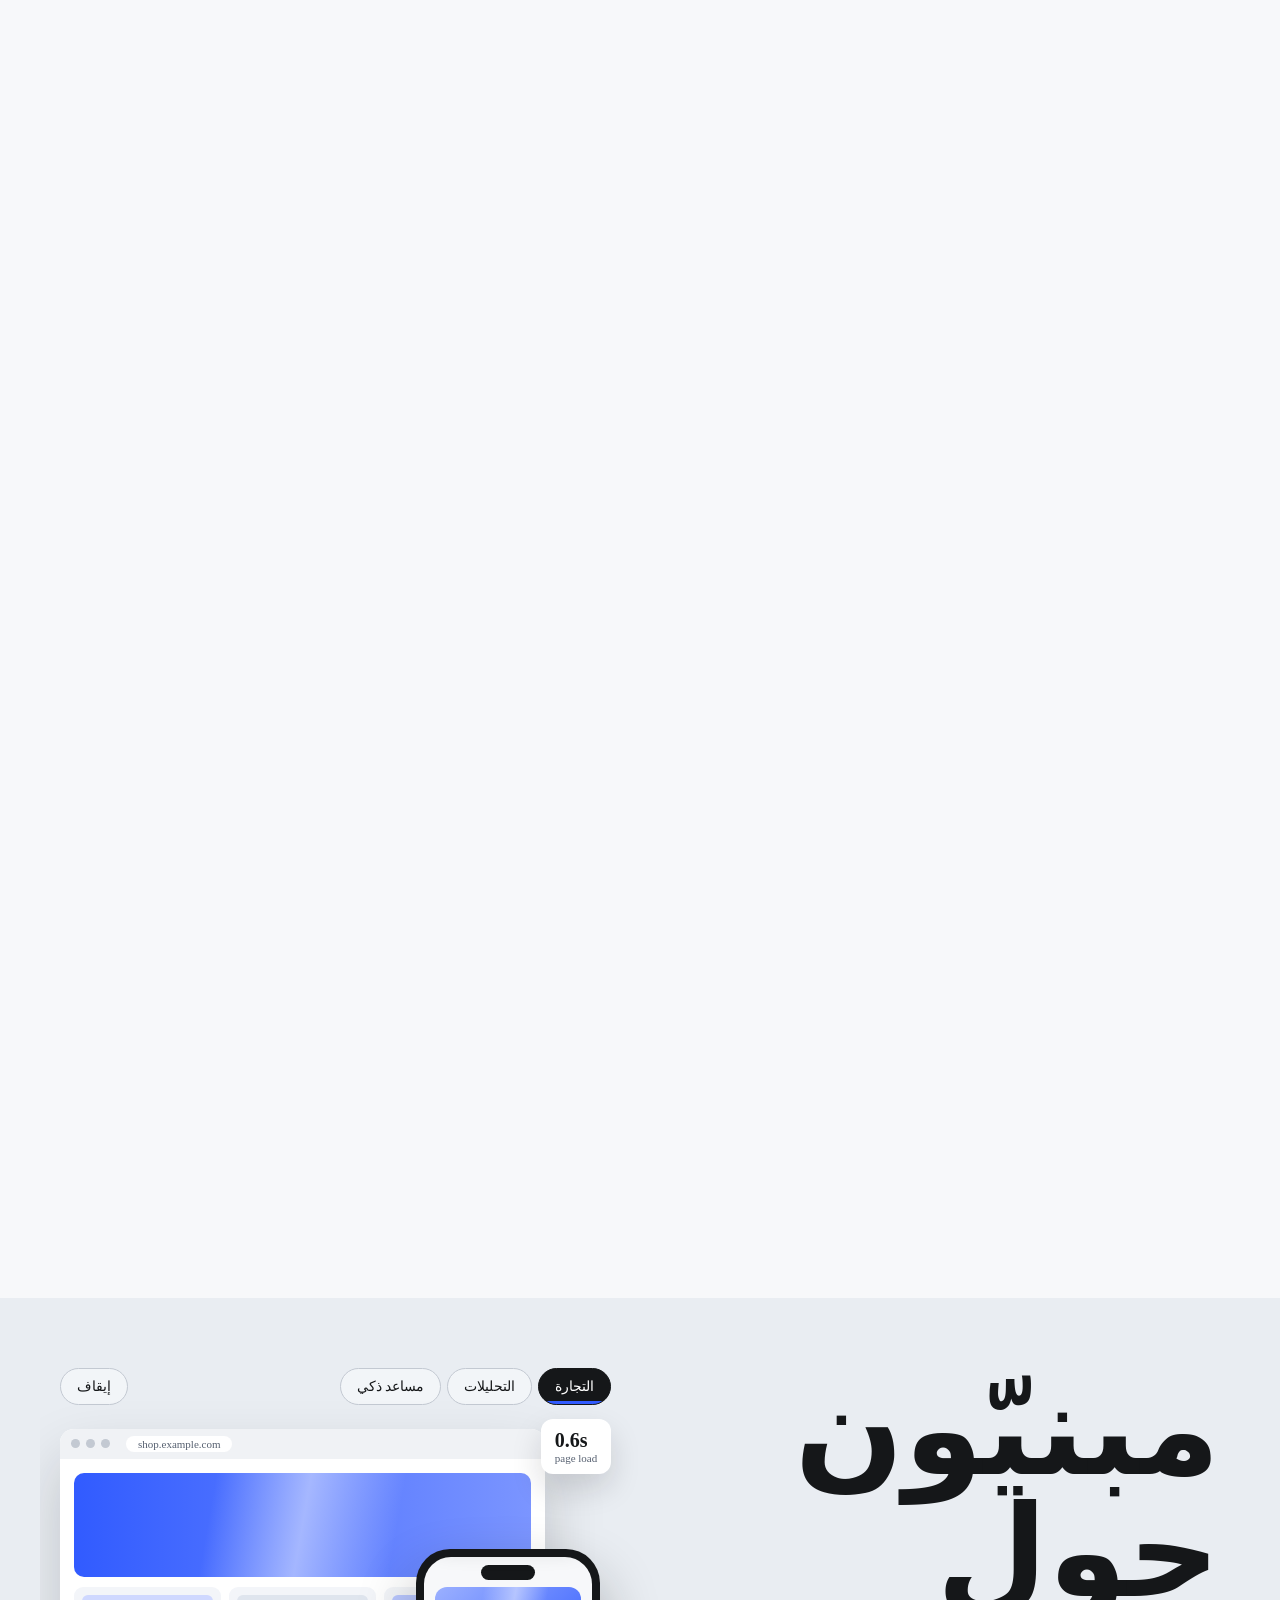
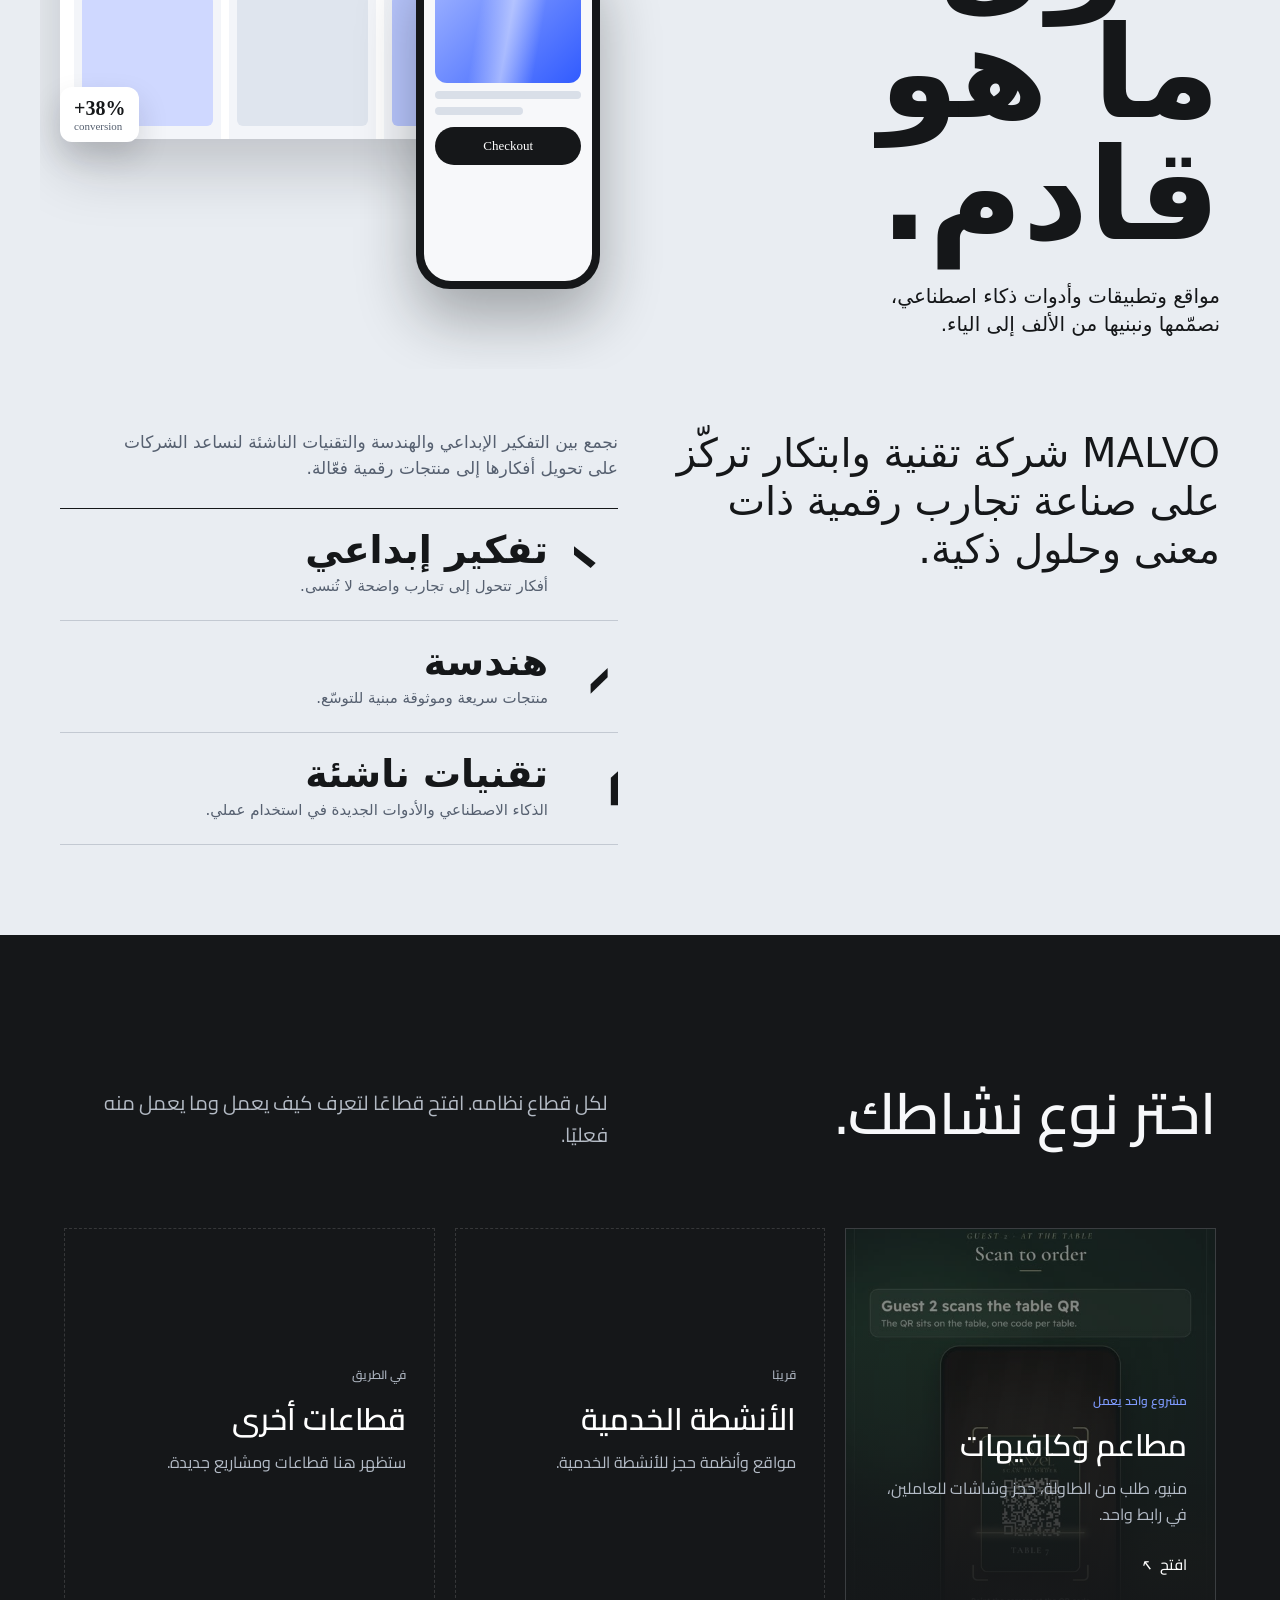
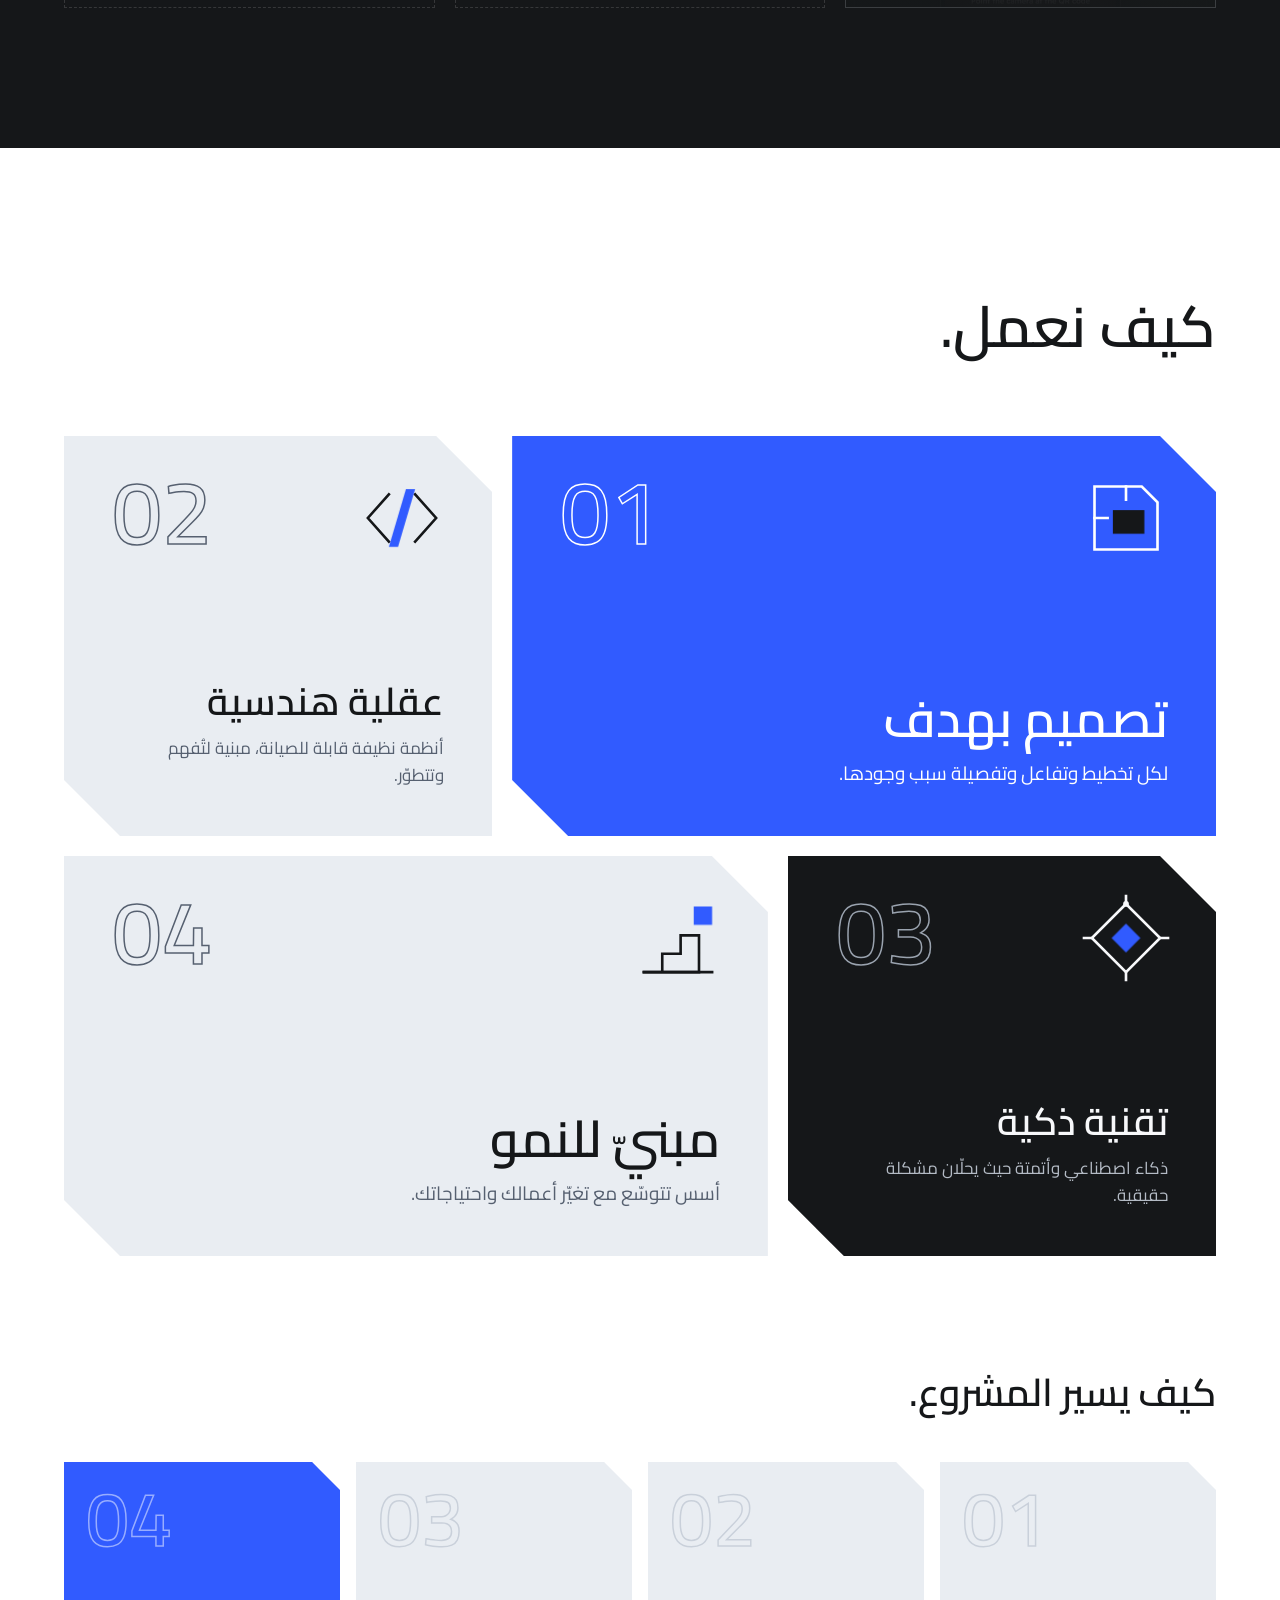
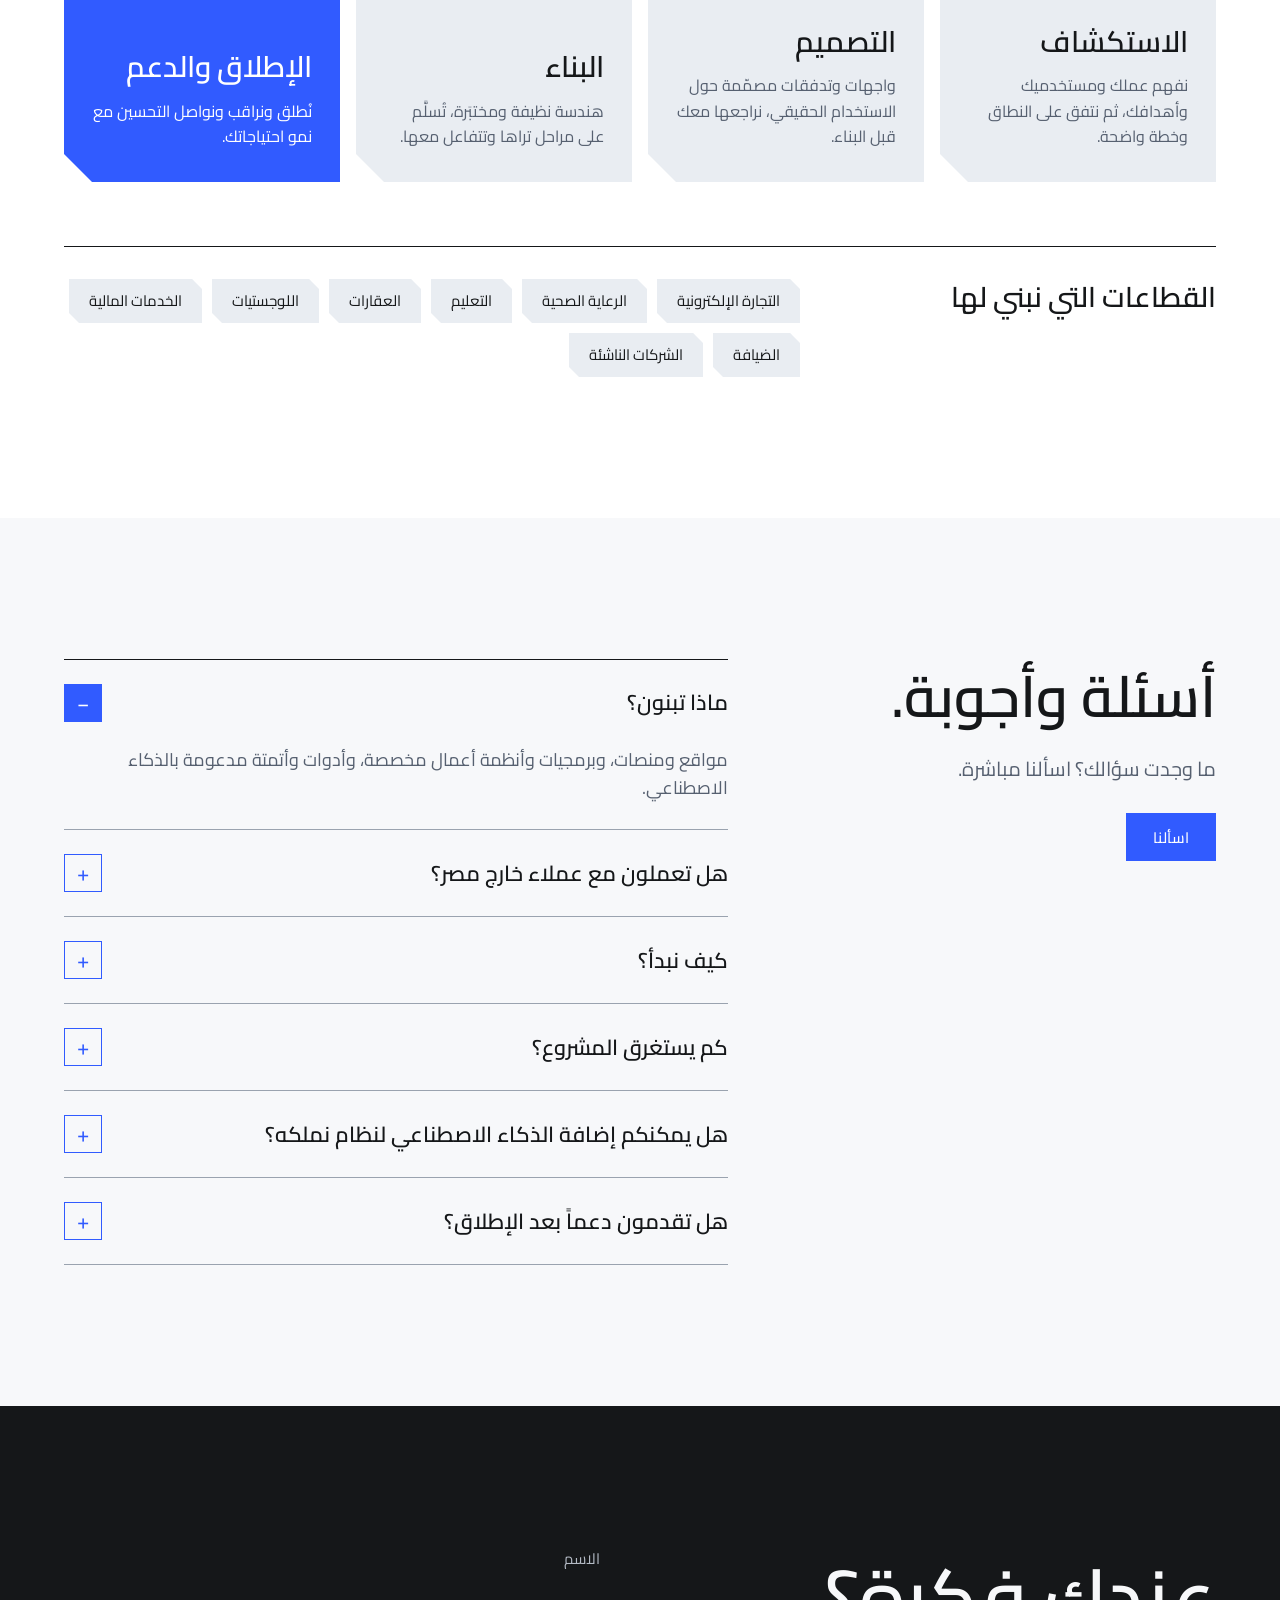
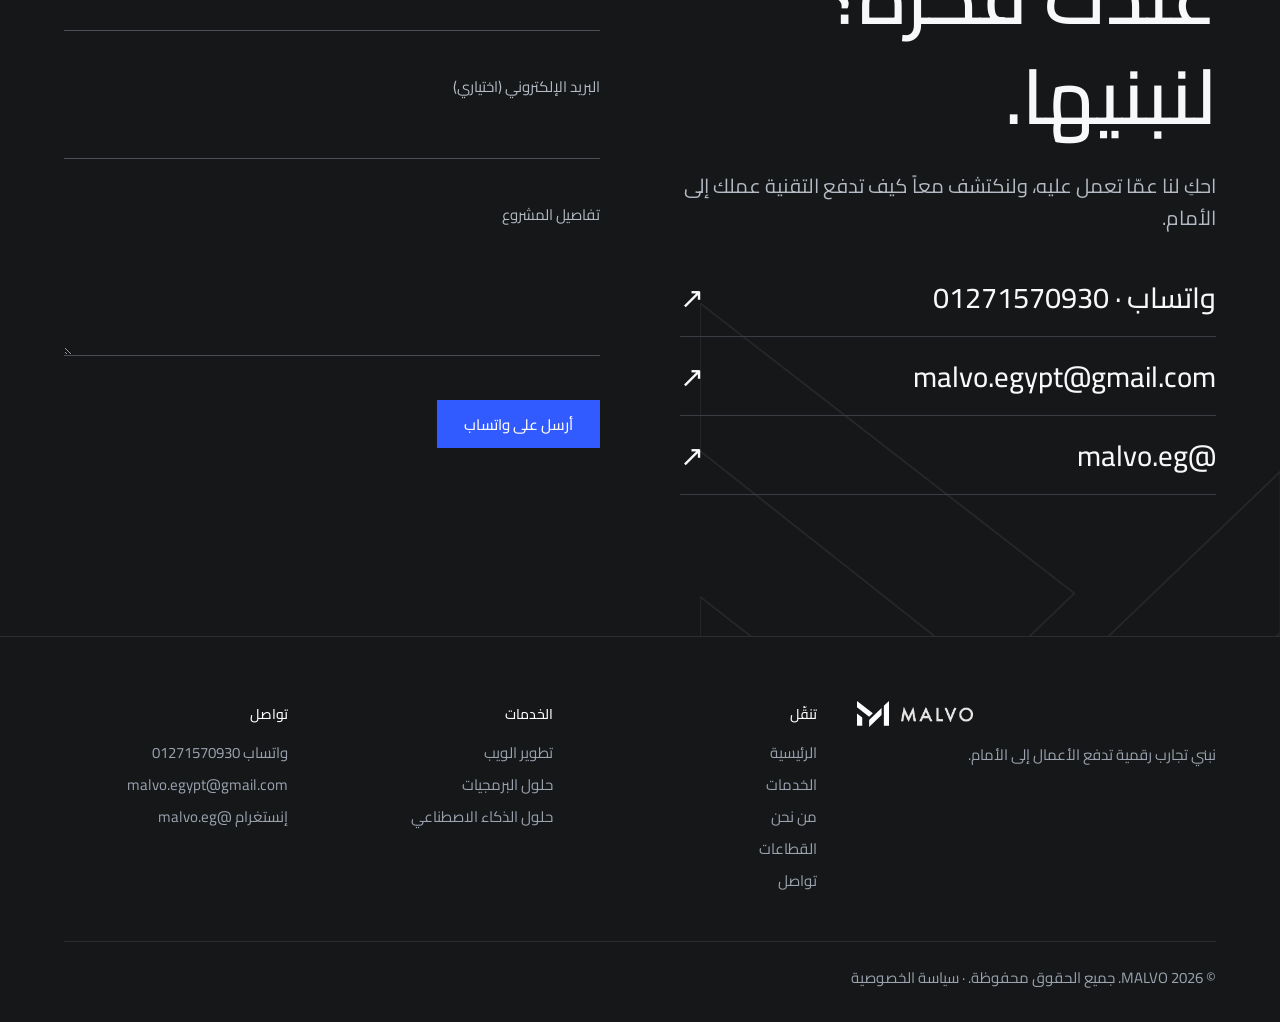
<file: ar.html>
<!DOCTYPE html>
<html lang="ar" dir="rtl">
<head>
<meta charset="utf-8">
<meta name="viewport" content="width=device-width, initial-scale=1, viewport-fit=cover">
<title>MALVO — تقنية وابتكار</title>
<meta name="description" content="MALVO شركة تقنية وابتكار تبني منصات الويب والبرمجيات المخصصة وحلول الذكاء الاصطناعي للشركات في مصر والعالم.">
<meta name="theme-color" content="#151719">
<meta property="og:type" content="website">
<meta property="og:site_name" content="MALVO">
<meta property="og:title" content="MALVO — تقنية وابتكار">
<meta property="og:description" content="نبني تجارب رقمية تدفع الأعمال إلى الأمام.">
<meta property="og:image" content="https://malvo-eg.vercel.app/og-image-ar.png">
<meta property="og:image:width" content="1200">
<meta property="og:image:height" content="630">
<meta name="twitter:card" content="summary_large_image">
<meta name="twitter:image" content="https://malvo-eg.vercel.app/og-image-ar.png">
<link rel="canonical" href="https://malvo-eg.vercel.app/ar">
<link rel="alternate" hreflang="en" href="https://malvo-eg.vercel.app/">
<link rel="alternate" hreflang="ar" href="https://malvo-eg.vercel.app/ar">
<link rel="alternate" hreflang="x-default" href="https://malvo-eg.vercel.app/">
<meta property="og:url" content="https://malvo-eg.vercel.app/ar"><meta property="og:locale" content="ar_AR">
<link rel="apple-touch-icon" href="apple-touch-icon.png">
<link rel="manifest" href="site.webmanifest">
<script type="application/ld+json">{"@context": "https://schema.org", "@type": "Organization", "name": "MALVO", "url": "https://malvo-eg.vercel.app/", "logo": "https://malvo-eg.vercel.app/malvo-symbol.svg", "email": "malvo.egypt@gmail.com", "telephone": "+201271570930", "description": "Technology and innovation company building web platforms, custom software and AI-powered solutions.", "areaServed": ["EG", "Worldwide"], "sameAs": ["https://www.instagram.com/malvo.eg"]}</script>
<link rel="icon" type="image/svg+xml" href="favicon.svg">
<link rel="preload" href="fonts/Cairo-VF.woff" as="font" type="font/woff" crossorigin><link rel="stylesheet" href="fonts-ar.css">
<link rel="stylesheet" href="style.css">
<link rel="stylesheet" href="services.css">
<link rel="stylesheet" href="about.css">
<link rel="stylesheet" href="rtl.css">
</head>
<body>
<a class="skip" href="#main">تخطي إلى المحتوى</a>
<div class="prog" id="prog" aria-hidden="true"></div>
<header id="hdr">
<div class="wrap bar">
<a class="logo" href="#home" aria-label="MALVO home">
<svg viewBox="0 0 442 358" aria-hidden="true"><path d="M0 0 L218 169 L167 218 L0 86 Z"/><path d="M0 171 L72 227 L72 342 L0 342 Z"/><path d="M167 262 L338 98 L338 192 L167 358 Z"/><path d="M370 66 L442 0 L442 342 L370 342 Z"/></svg>
<img src="malvo-wordmark.png" alt="" width="73" height="15">
</a>
<button class="burger" id="burger" aria-expanded="false" aria-controls="menu" aria-label="Open menu"><span></span><span></span><span></span></button>
<nav id="menu" aria-label="Main">
<ul>
<li><a href="#home">الرئيسية</a></li><li><a href="#services">الخدمات</a></li><li><a href="#about">من نحن</a></li><li><a href="#projects">القطاعات</a></li><li><a href="#contact">تواصل</a></li>
<li><a class="lang globe" href="index.html" hreflang="en" lang="en" aria-label="English" title="English"><svg class="gl-svg" viewBox="0 0 32 32" aria-hidden="true" focusable="false"><g class="gl-orb" transform="rotate(-24 16 16)"><ellipse cx="16" cy="16" rx="15" ry="5.2"/><circle class="gl-dot" r="1.9"><animateMotion dur="3.6s" repeatCount="indefinite" path="M31 16A15 5.2 0 1 1 1 16A15 5.2 0 1 1 31 16"/></circle></g><circle class="gl-b" cx="16" cy="16" r="10.5"/><path class="gl-l" d="M6.6 11.6h18.8M5.5 16h21M6.6 20.4h18.8"/><ellipse class="gl-m m1" cx="16" cy="16" rx="10.5" ry="10.5"/><ellipse class="gl-m m2" cx="16" cy="16" rx="10.5" ry="10.5"/><ellipse class="gl-m m3" cx="16" cy="16" rx="10.5" ry="10.5"/></svg><b class="gl-c" aria-hidden="true">EN</b><span class="gl-t">English</span></a></li>
<li><a class="btn pri" href="#contact">لنتحدث</a></li>
</ul>
</nav>
</div>
</header>

<main id="main">
<section class="hero dark" id="home">
<canvas id="heroCv" aria-hidden="true"></canvas>
<div class="wrap">
<div class="txt">
<h1><span class="ln"><i>برمجيات</i></span> <span class="ln"><i>تسبقك بخطوة.</i></span></h1>
<p class="lead">أنظمة ذكية وأدوات مدعومة بالذكاء الاصطناعي، مبنية حول طريقة عمل شركتك الفعلية.</p>
<div class="ctas"><a class="btn pri" href="#contact"><span>ابدأ مشروعك</span><b class="ic" aria-hidden="true">←</b></a><a class="btn sec" href="#services"><span>اكتشف خدماتنا</span><b class="ic" aria-hidden="true">←</b></a></div>
</div>
</div>
<div class="hint" id="heroHint" aria-hidden="true"></div>
<div class="strip"><span aria-hidden="true">تطوير الويب</span><span aria-hidden="true">حلول البرمجيات</span><span aria-hidden="true">حلول الذكاء الاصطناعي</span></div>
<a class="sc" href="#statement" aria-label="مرّر للأسفل"><span>مرّر</span><i aria-hidden="true"></i></a>
</section>

<section class="band" id="statement" aria-label="Brand statement"><div class="wrap"><p id="stmt">نبني تجارب رقمية تدفع الأعمال إلى الأمام.</p></div></section>

<section id="services" class="wwd">
<div class="w-head"><h2>ماذا نقدّم</h2><p class="w-lead">من التجارب الرقمية إلى الأنظمة الذكية، نبني تقنية تصنع أثراً حقيقياً.</p><span class="w-cue">مرّر ↓</span></div>
<div class="w-rail" id="wwd-rail"><b></b></div>
<div id="wwd-cw">

<div class="w-p"><span class="w-gh">1</span><div class="w-top"><span>01 / 03</span><i>الويب</i></div>
<div class="w-mid"><div><h3><span class="w-mk"><span>تطوير</span></span><br><span class="w-mk"><span style="--d:.1s">الويب</span></span></h3><p>مواقع ومنصات رقمية عالية الأداء، مصمَّمة لتقوية العلامات التجارية وجذب المستخدمين ودعم نمو الأعمال.</p></div>
<svg class="w-il" viewBox="0 0 400 300" aria-hidden="true">
<rect class="w-d" pathLength="1" x="40" y="30" width="320" height="220"/>
<path class="w-d" pathLength="1" d="M40 66H360" style="--k:.3s"/>
<rect class="w-f" x="54" y="43" width="10" height="10"/><rect class="w-f" x="72" y="43" width="10" height="10"/><rect class="w-f" x="90" y="43" width="10" height="10"/>
<rect class="w-f w-hero" x="60" y="86" width="150" height="96" style="--k:.4s"/>
<path class="w-d w-ln" pathLength="1" d="M232 96H340" style="--k:.7s"/><path class="w-d w-ln" pathLength="1" d="M232 116H320" style="--k:.8s"/><path class="w-d w-ln" pathLength="1" d="M232 136H335" style="--k:.9s"/><path class="w-d w-ln" pathLength="1" d="M232 156H300" style="--k:1s"/>
<rect class="w-d w-cd" pathLength="1" x="60" y="200" width="86" height="34" style="--k:1s;--c:0"/><rect class="w-d w-cd" pathLength="1" x="157" y="200" width="86" height="34" style="--k:1.1s;--c:1"/><rect class="w-d w-cd" pathLength="1" x="254" y="200" width="86" height="34" style="--k:1.2s;--c:2"/>
<g class="w-cur"><path d="M0 0L0 20L6 15L10 24L14 22L10 14L17 14Z"/></g>
</svg></div>
<div class="w-mq" data-t="مواقع · منصات · هوية · أداء · "></div></div>

<div class="w-p"><span class="w-gh">2</span><div class="w-top"><span>02 / 03</span><i>البرمجيات</i></div>
<div class="w-mid"><div><h3><span class="w-mk"><span>حلول</span></span><br><span class="w-mk"><span style="--d:.1s">البرمجيات</span></span></h3><p>برمجيات وأنظمة أعمال مخصصة، مبنية حول احتياجات التشغيل الفعلية وسير العمل وقابلية التوسع على المدى الطويل.</p></div>
<svg class="w-il" viewBox="0 0 400 300" aria-hidden="true">
<path class="w-d" pathLength="1" d="M200 50V270" stroke-dasharray=".02 .03" style="--k:1.2s;stroke-dasharray:.015 .025"/>
<g class="w-sl" style="--y:96px"><path class="w-d" pathLength="1" d="M200 50L310 95L200 140L90 95Z" style="--k:.2s"/><path class="w-d" pathLength="1" d="M90 95V107L200 152L310 107V95" style="--k:.4s"/></g>
<g class="w-sl" style="--y:48px"><path class="w-d" pathLength="1" d="M200 50L310 95L200 140L90 95Z" style="--k:.5s"/><path class="w-d" pathLength="1" d="M90 95V107L200 152L310 107V95" style="--k:.7s"/></g>
<g class="w-sl" style="--y:0px"><path class="w-f" d="M200 50L310 95L200 140L90 95Z" style="--k:.4s"/><path class="w-d" pathLength="1" d="M200 50L310 95L200 140L90 95Z" style="--k:.8s"/><path class="w-d" pathLength="1" d="M90 95V107L200 152L310 107V95" style="--k:1s"/></g>
<circle class="w-dot" cx="200" cy="0" r="6"/>
</svg></div>
<div class="w-mq" data-t="أنظمة · سير عمل · توسّع · مخصص · " data-r="1"></div></div>

<div class="w-p"><span class="w-gh">3</span><div class="w-top"><span>03 / 03</span><i>الذكاء الاصطناعي</i></div>
<div class="w-mid"><div><h3><span class="w-mk"><span>حلول</span></span><br><span class="w-mk"><span style="--d:.1s">الذكاء الاصطناعي</span></span></h3><p>أدوات عملية مدعومة بالذكاء الاصطناعي وأتمتة ذكية تساعد الشركات على العمل بذكاء وكفاءة أعلى.</p></div>
<svg class="w-il" id="wwd-ai" viewBox="0 0 400 300" aria-hidden="true"></svg></div>
<div class="w-mq" data-t="أتمتة · وكلاء · أدوات · كفاءة · "></div></div>

</div>
</section>

<section class="mist" id="about">
<div class="ab-hero"><div><h2 class="ab-h1">مبنيّون حول<br>ما هو قادم.</h2><p class="ab-lead" style="margin-top:26px">مواقع وتطبيقات وأدوات ذكاء اصطناعي، نصمّمها ونبنيها من الألف إلى الياء.</p></div>
<div><div class="ab-seg" role="tablist" aria-label="What we build" id="ab-sg"></div>
<div class="ab-stage" id="ab-st">
<div class="ab-scene" aria-hidden="true"><div class="ab-win"><div class="ab-tb"><i></i><i></i><i></i><span>shop.example.com</span></div><div class="ab-bd"><div class="ab-ban ab-shim"></div><div class="ab-g3"><div class="ab-pr"><u style="background:#cfd8ff"></u><b>$128</b><s></s></div><div class="ab-pr"><u style="background:#dfe5ee"></u><b>$94</b><s></s></div><div class="ab-pr"><u style="background:#b9c7ff"></u><b>$212</b><s></s></div></div></div></div>
<div class="ab-ph"><div class="ab-sc"><div class="ab-toast">New order · $128</div><div class="ab-im ab-shim"></div><div class="ab-ln"></div><div class="ab-ln" style="width:60%"></div><div class="ab-cta">Checkout</div></div></div>
<div class="ab-chip ab-a">+38%<small>conversion</small></div><div class="ab-chip ab-b">0.6s<small>page load</small></div></div>
<div class="ab-scene" aria-hidden="true"><div class="ab-win"><div class="ab-tb"><i></i><i></i><i></i><span>app.example.com/analytics</span></div><div class="ab-bd"><div class="ab-g3"><div class="ab-kp"><small>Users</small><b>48.2k</b></div><div class="ab-kp"><small>Revenue</small><b>$91k</b></div><div class="ab-kp"><small>Growth</small><b>+24%</b></div></div>
<svg class="ab-ch" viewBox="0 0 300 120" preserveAspectRatio="none"><path class="ab-a" d="M0 100 C40 90 60 60 100 70 S170 30 210 40 S270 10 300 14 V120 H0Z"/><path d="M0 100 C40 90 60 60 100 70 S170 30 210 40 S270 10 300 14"/></svg></div></div>
<div class="ab-ph"><div class="ab-sc"><div class="ab-toast">Goal reached · 10k users</div><div class="ab-bars"><i></i><i></i><i></i><i></i><i></i></div><div class="ab-ln" style="height:30px;border-radius:9px;margin-top:10px"></div><div class="ab-ln" style="height:30px;border-radius:9px"></div></div></div>
<div class="ab-chip ab-a">48k<small>live users</small></div><div class="ab-chip ab-b">99.98%<small>uptime</small></div></div>
<div class="ab-scene" aria-hidden="true"><div class="ab-win"><div class="ab-tb"><i></i><i></i><i></i><span>assistant.example.com</span></div><div class="ab-bd" style="padding-top:20px"><div class="ab-bub ab-u">Where is my order?</div><div class="ab-bub ab-a">It shipped this morning and arrives Thursday. Want a tracking link?</div><div class="ab-bub ab-u">Yes please</div></div></div>
<div class="ab-ph"><div class="ab-sc"><div class="ab-toast">Ticket solved by AI</div><div class="ab-bub ab-u" style="opacity:1;max-width:90%;margin-top:6px">Track my order</div><div class="ab-bub ab-a" style="opacity:1;max-width:90%">Here is your link. Anything else?</div><div class="ab-ln" style="height:34px;border-radius:99px;margin-top:70px"></div></div></div>
<div class="ab-chip ab-a">-62%<small>support time</small></div><div class="ab-chip ab-b">24/7<small>assistant</small></div></div>
</div></div></div>
<div class="ab-sec"><div><p class="ab-big">MALVO شركة تقنية وابتكار تركّز على صناعة تجارب رقمية ذات معنى وحلول ذكية.</p></div>
<div><p class="ab-sub" style="margin-bottom:26px">نجمع بين التفكير الإبداعي والهندسة والتقنيات الناشئة لنساعد الشركات على تحويل أفكارها إلى منتجات رقمية فعّالة.</p>
<div class="ab-rows"><div class="ab-row"><svg viewBox="0 0 442 358"><path d="M0 0 L218 169 L167 218 L0 86Z"/></svg><div><h3>تفكير إبداعي</h3><p>أفكار تتحول إلى تجارب واضحة لا تُنسى.</p></div></div>
<div class="ab-row"><svg viewBox="0 0 442 358"><path d="M167 262 L338 98 L338 192 L167 358Z"/></svg><div><h3>هندسة</h3><p>منتجات سريعة وموثوقة مبنية للتوسّع.</p></div></div>
<div class="ab-row"><svg viewBox="0 0 442 358"><path d="M370 66 L442 0 L442 342 L370 342Z"/></svg><div><h3>تقنيات ناشئة</h3><p>الذكاء الاصطناعي والأدوات الجديدة في استخدام عملي.</p></div></div></div></div></div>
</section>

<section class="dark" id="projects">
<div class="wrap">
<div class="head"><h2>اختر نوع نشاطك.</h2><p class="lead">لكل قطاع نظامه. افتح قطاعًا لتعرف كيف يعمل وما يعمل منه فعليًا.</p></div>
<div class="sectors"><a class="sector" href="restaurants-ar"><img src="kanzel-poster.jpg" alt="" loading="lazy"><div class="sector-b"><span class="sector-t">مشروع واحد يعمل</span><h3>مطاعم وكافيهات</h3><p>منيو، طلب من الطاولة، حجز وشاشات للعاملين، في رابط واحد.</p><b class="sector-c">افتح <i aria-hidden="true">↖</i></b></div></a><div class="sector soon"><div class="sector-b"><span class="sector-t">قريبًا</span><h3>الأنشطة الخدمية</h3><p>مواقع وأنظمة حجز للأنشطة الخدمية.</p></div></div><div class="sector soon"><div class="sector-b"><span class="sector-t">في الطريق</span><h3>قطاعات أخرى</h3><p>ستظهر هنا قطاعات ومشاريع جديدة.</p></div></div></div>
</div>
</section>



<section id="process" class="merged"><div class="wrap"><h2 style="margin-bottom:clamp(40px,6vw,72px);max-width:16ch">كيف نعمل.</h2><div class="fc">
<div class="fc-row">
<div class="fc-card blue w fc-d">
<div class="fc-top">
<svg viewBox="0 0 64 64" aria-hidden="true"><path class="g" d="M2 26H62M2 44H62M22 2V62M46 2V62"/><path class="s" pathLength="1" d="M8 8H44L56 20V56H8Z"/><path class="s" pathLength="1" d="M8 32H18M32 8V18"/><path class="a" d="M22 26H46V44H22Z"/></svg>
<span class="fc-n" aria-hidden="true">01</span>
</div>
<div><h3>تصميم بهدف</h3><p>لكل تخطيط وتفاعل وتفصيلة سبب وجودها.</p></div>
</div>
<div class="fc-card b2 fc-c">
<div class="fc-top">
<svg viewBox="0 0 64 64" aria-hidden="true"><path class="s l" pathLength="1" d="M22 14L6 32L22 50"/><path class="s r" pathLength="1" d="M42 14L58 32L42 50"/><path class="a" d="M35 10H42L29 54H22Z"/></svg>
<span class="fc-n" aria-hidden="true">02</span>
</div>
<div><h3>عقلية هندسية</h3><p>أنظمة نظيفة قابلة للصيانة، مبنية لتُفهم وتتطوّر.</p></div>
</div>
</div>
<div class="fc-row">
<div class="fc-card dark fc-i">
<div class="fc-top">
<svg viewBox="0 0 64 64" aria-hidden="true"><path class="s" pathLength="1" d="M32 6L58 32L32 58L6 32Z"/><path class="s t" pathLength="1" style="--y:-3px;--i:0" d="M32 0V6"/><path class="s t" pathLength="1" style="--x:3px;--i:1" d="M58 32H64"/><path class="s t" pathLength="1" style="--y:3px;--i:2" d="M32 58V64"/><path class="s t" pathLength="1" style="--x:-3px;--i:3" d="M0 32H6"/><path class="a" d="M32 21L43 32L32 43L21 32Z"/><circle class="orb" r="2.2"><animateMotion dur="5s" repeatCount="indefinite" path="M32 6L58 32L32 58L6 32Z"/></circle></svg>
<span class="fc-n" aria-hidden="true">03</span>
</div>
<div><h3>تقنية ذكية</h3><p>ذكاء اصطناعي وأتمتة حيث يحلّان مشكلة حقيقية.</p></div>
</div>
<div class="fc-card w b2 fc-g">
<div class="fc-top">
<svg viewBox="0 0 64 64" aria-hidden="true"><path class="s" pathLength="1" d="M6 58H20V44H34V30H48V58Z"/><path class="s" pathLength="1" d="M6 58H58"/><path class="a" d="M44 8H58V22H44Z"/></svg>
<span class="fc-n" aria-hidden="true">04</span>
</div>
<div><h3>مبنيّ للنمو</h3><p>أسس تتوسّع مع تغيّر أعمالك واحتياجاتك.</p></div>
</div>
</div>
</div><h3 class="sub-h">كيف يسير المشروع.</h3><ol class="pr"><li><b>01</b><h3>الاستكشاف</h3><p>نفهم عملك ومستخدميك وأهدافك، ثم نتفق على النطاق وخطة واضحة.</p></li><li><b>02</b><h3>التصميم</h3><p>واجهات وتدفقات مصمّمة حول الاستخدام الحقيقي، نراجعها معك قبل البناء.</p></li><li><b>03</b><h3>البناء</h3><p>هندسة نظيفة ومختبَرة، تُسلَّم على مراحل تراها وتتفاعل معها.</p></li><li><b>04</b><h3>الإطلاق والدعم</h3><p>نُطلق ونراقب ونواصل التحسين مع نمو احتياجاتك.</p></li></ol><div class="indw"><h3 class="ind-h">القطاعات التي نبني لها</h3><div class="ind"><span>التجارة الإلكترونية</span><span>الرعاية الصحية</span><span>التعليم</span><span>العقارات</span><span>اللوجستيات</span><span>الخدمات المالية</span><span>الضيافة</span><span>الشركات الناشئة</span></div></div></div></section>
<section id="faq"><div class="wrap faqg"><div class="faq-l"><h2>أسئلة وأجوبة.</h2><p class="lead">ما وجدت سؤالك؟ اسألنا مباشرة.</p><a class="btn pri" href="#contact"><span>اسألنا</span></a></div><div class="faq"><details open><summary>ماذا تبنون؟</summary><p>مواقع ومنصات، وبرمجيات وأنظمة أعمال مخصصة، وأدوات وأتمتة مدعومة بالذكاء الاصطناعي.</p></details><details><summary>هل تعملون مع عملاء خارج مصر؟</summary><p>نعم. مقرّنا في مصر ونعمل مع شركات حول العالم، بالعربية والإنجليزية.</p></details><details><summary>كيف نبدأ؟</summary><p>أرسل لنا وصفاً مختصراً لفكرتك عبر نموذج التواصل. سنردّ عليك ونحدد مكالمة ونقترح خطة وجدولاً زمنياً.</p></details><details><summary>كم يستغرق المشروع؟</summary><p>يعتمد على النطاق. بعد مكالمة الاستكشاف نعطيك جدولاً زمنياً واضحاً قبل بدء أي عمل.</p></details><details><summary>هل يمكنكم إضافة الذكاء الاصطناعي لنظام نملكه؟</summary><p>غالباً نعم. نراجع وضعك الحالي أولاً ونطبّق الذكاء الاصطناعي حيث يحلّ مشكلة حقيقية فقط.</p></details><details><summary>هل تقدمون دعماً بعد الإطلاق؟</summary><p>نعم. نقدّم صيانة وتحسينات مستمرة بعد الإطلاق.</p></details></div></div></section>
<section class="dark" id="contact">
<div class="wrap contact">
<div>
<h2>عندك فكرة؟ لنبنيها.</h2>
<p class="lead">احكِ لنا عمّا تعمل عليه، ولنكتشف معاً كيف تدفع التقنية عملك إلى الأمام.</p>
<div class="links">
<a href="https://wa.me/201271570930" target="_blank" rel="noopener"><span>واتساب · <bdi>01271570930</bdi></span><span aria-hidden="true">↗</span></a>
<a href="mailto:malvo.egypt@gmail.com"><span>malvo.egypt@gmail.com</span><span aria-hidden="true">↗</span></a>
<a href="https://www.instagram.com/malvo.eg" target="_blank" rel="noopener"><span>@malvo.eg</span><span aria-hidden="true">↗</span></a>
</div>
</div>
<form id="form" novalidate>
<label>الاسم<input name="name" autocomplete="name" required><span class="err" data-for="name"></span></label>
<label>البريد الإلكتروني (اختياري)<input name="email" type="email" autocomplete="email" required><span class="err" data-for="email"></span></label>
<label>تفاصيل المشروع<textarea name="msg" required></textarea><span class="err" data-for="msg"></span></label>
<div><button class="btn pri" type="submit">أرسل على واتساب</button></div>
<p id="status" role="status" aria-live="polite"></p>
</form>
</div>
</section>
</main>

<footer>
<div class="wrap">
<div class="fgrid">
<div><a class="logo" href="#home" aria-label="MALVO home"><svg viewBox="0 0 442 358" aria-hidden="true"><path d="M0 0 L218 169 L167 218 L0 86 Z"/><path d="M0 171 L72 227 L72 342 L0 342 Z"/><path d="M167 262 L338 98 L338 192 L167 358 Z"/><path d="M370 66 L442 0 L442 342 L370 342 Z"/></svg><img src="malvo-wordmark.png" alt="" width="73" height="15" style="filter:invert(1)"></a>
<p style="max-width:32ch">نبني تجارب رقمية تدفع الأعمال إلى الأمام.</p></div>
<div><h3>تنقّل</h3><ul><li><a href="#home">الرئيسية</a></li><li><a href="#services">الخدمات</a></li><li><a href="#about">من نحن</a></li><li><a href="#projects">القطاعات</a></li><li><a href="#contact">تواصل</a></li></ul></div>
<div><h3>الخدمات</h3><ul><li><a href="#services">تطوير الويب</a></li><li><a href="#services">حلول البرمجيات</a></li><li><a href="#services">حلول الذكاء الاصطناعي</a></li></ul></div>
<div><h3>تواصل</h3><ul><li><a href="https://wa.me/201271570930" target="_blank" rel="noopener">واتساب <bdi>01271570930</bdi></a></li><li><a href="mailto:malvo.egypt@gmail.com">malvo.egypt@gmail.com</a></li><li><a href="https://www.instagram.com/malvo.eg" target="_blank" rel="noopener">إنستغرام @malvo.eg</a></li></ul></div>
</div>
<p class="copy">© <span id="yr">2026</span> MALVO. جميع الحقوق محفوظة. · <a href="privacy-ar.html">سياسة الخصوصية</a></p>
</div>
</footer>
<a class="wa" href="https://wa.me/201271570930?text=%D8%A3%D9%87%D9%84%D8%A7%D9%8B%20MALVO%D8%8C%20%D8%AD%D8%A7%D8%A8%D8%A8%20%D8%A3%D8%AA%D9%83%D9%84%D9%85%20%D8%B9%D9%86%20%D9%85%D8%B4%D8%B1%D9%88%D8%B9." target="_blank" rel="noopener" aria-label="تواصل على واتساب"><svg viewBox="0 0 24 24" aria-hidden="true"><path d="M17.472 14.382c-.297-.149-1.758-.867-2.03-.967-.273-.099-.471-.148-.67.15-.197.297-.767.966-.94 1.164-.173.199-.347.223-.644.075-.297-.15-1.255-.463-2.39-1.475-.883-.788-1.48-1.761-1.653-2.059-.173-.297-.018-.458.13-.606.134-.133.298-.347.446-.52.149-.174.198-.298.298-.497.099-.198.05-.371-.025-.52-.075-.149-.669-1.612-.916-2.207-.242-.579-.487-.5-.669-.51-.173-.008-.371-.01-.57-.01-.198 0-.52.074-.792.372-.272.297-1.04 1.016-1.04 2.479 0 1.462 1.065 2.875 1.213 3.074.149.198 2.096 3.2 5.077 4.487.709.306 1.262.489 1.694.625.712.227 1.36.195 1.871.118.571-.085 1.758-.719 2.006-1.413.248-.694.248-1.289.173-1.413-.074-.124-.272-.198-.57-.347m-5.421 7.403h-.004a9.87 9.87 0 01-5.031-1.378l-.361-.214-3.741.982.998-3.648-.235-.374a9.86 9.86 0 01-1.51-5.26c.001-5.45 4.436-9.884 9.888-9.884 2.64 0 5.122 1.03 6.988 2.898a9.825 9.825 0 012.893 6.994c-.003 5.45-4.437 9.884-9.885 9.884m8.413-18.297A11.815 11.815 0 0012.05 0C5.495 0 .16 5.335.157 11.892c0 2.096.547 4.142 1.588 5.945L.057 24l6.305-1.654a11.882 11.882 0 005.683 1.448h.005c6.554 0 11.89-5.335 11.893-11.893a11.821 11.821 0 00-3.48-8.413Z"/></svg></a>

<script src="main.js" defer></script>
<script src="services.js" defer></script>
<script src="about.js" defer></script>
</body>
</html>
</file>
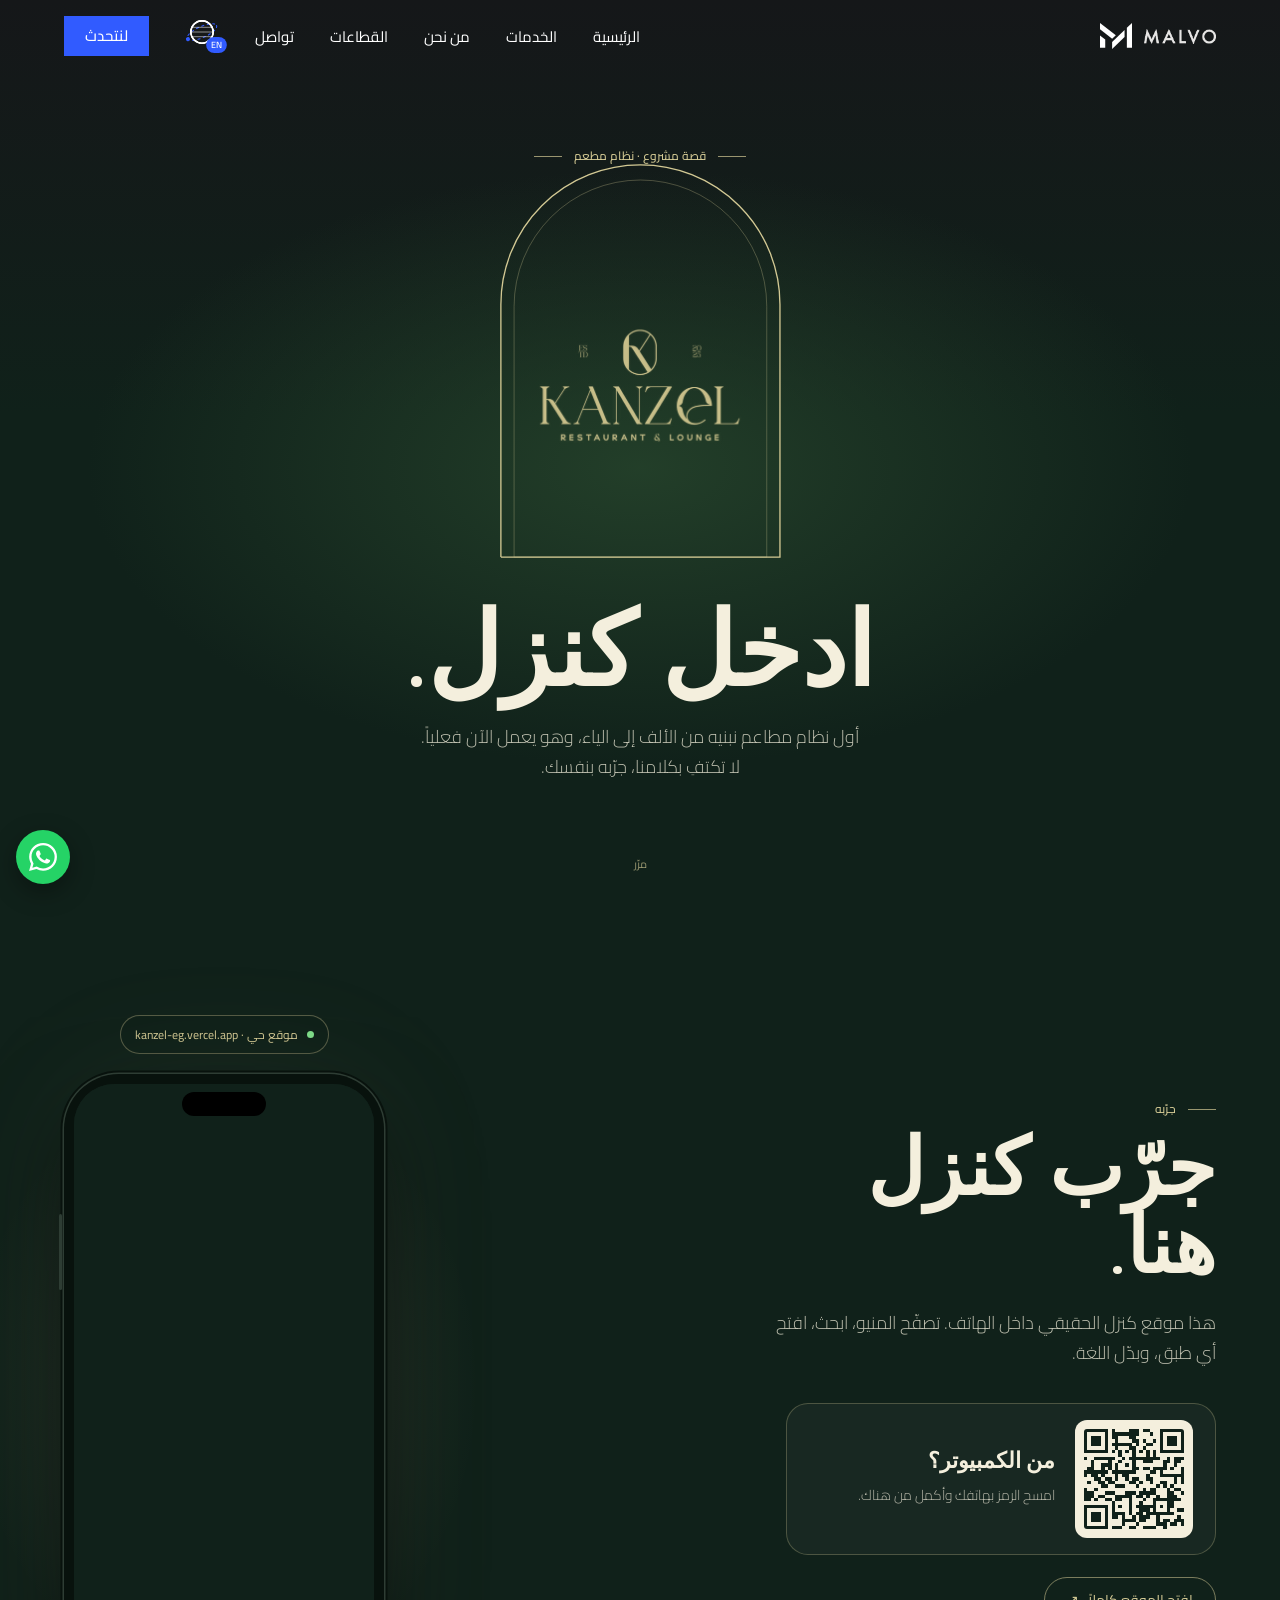
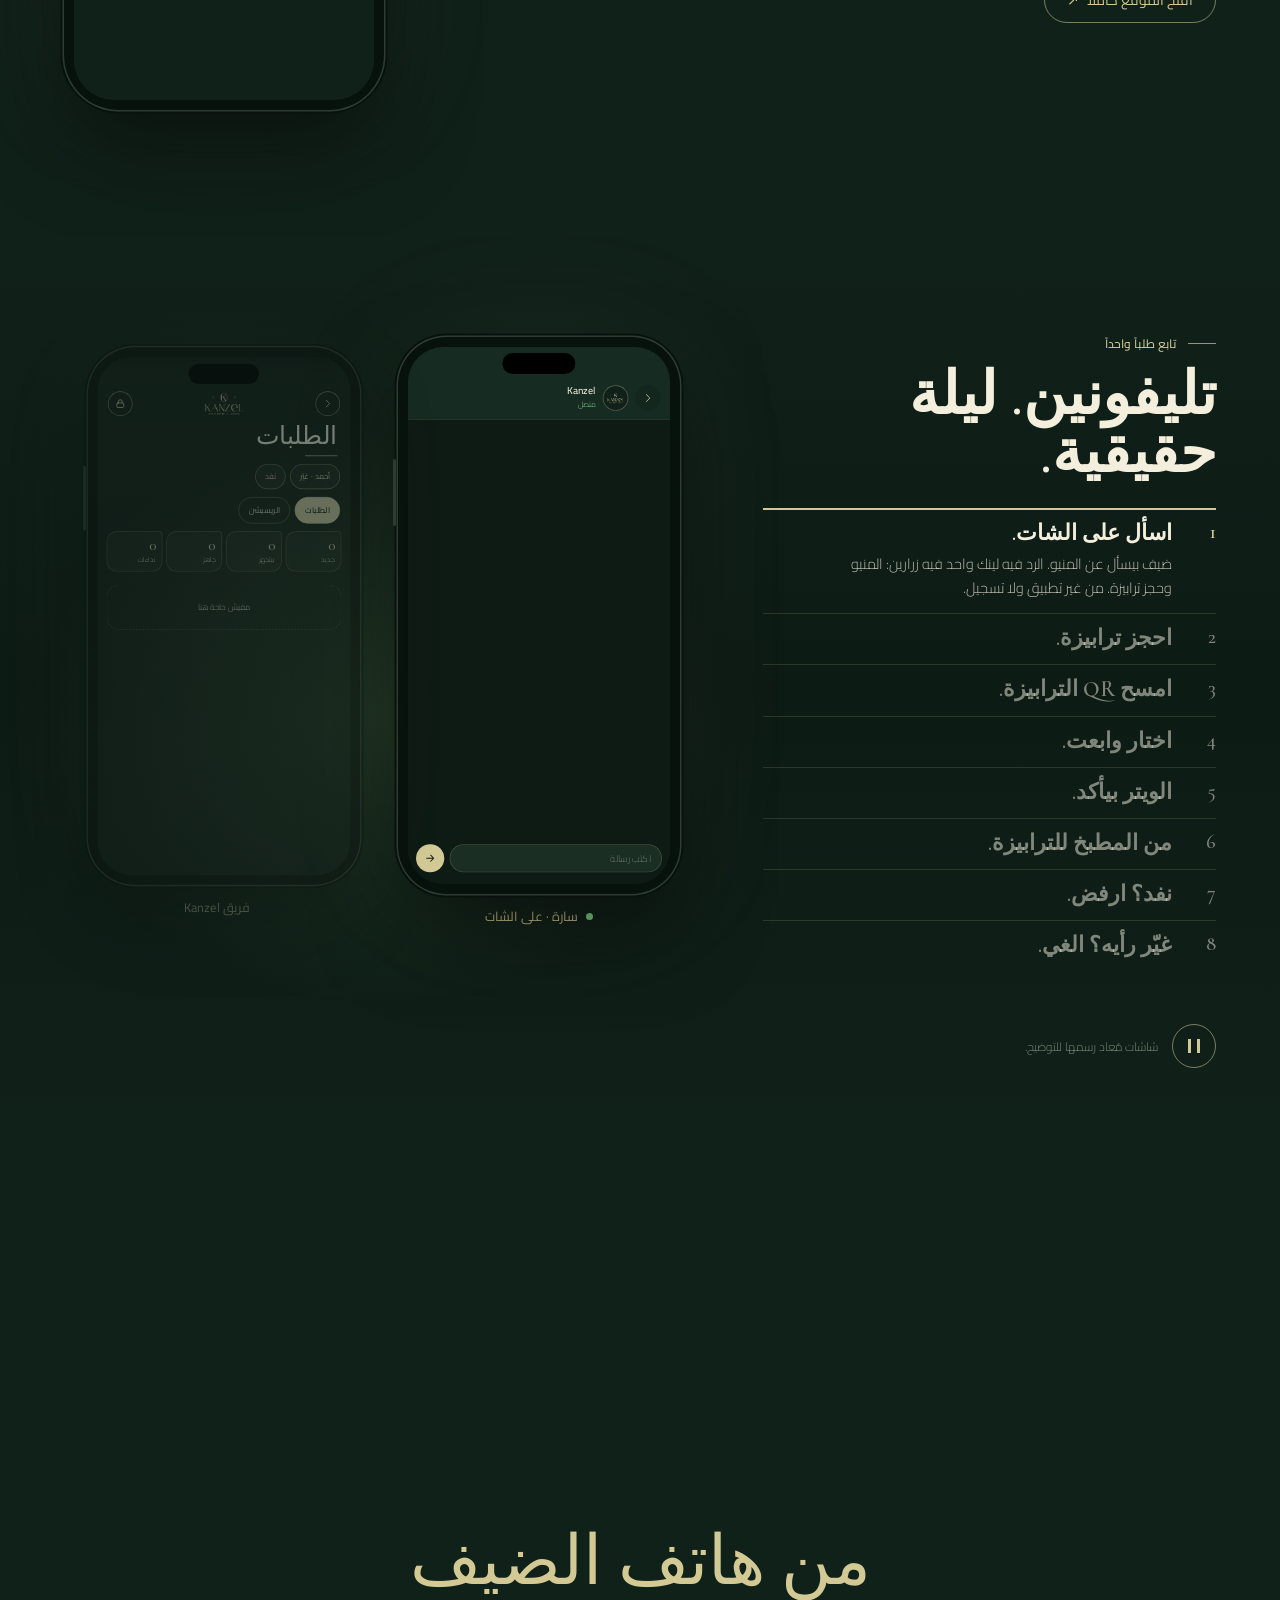
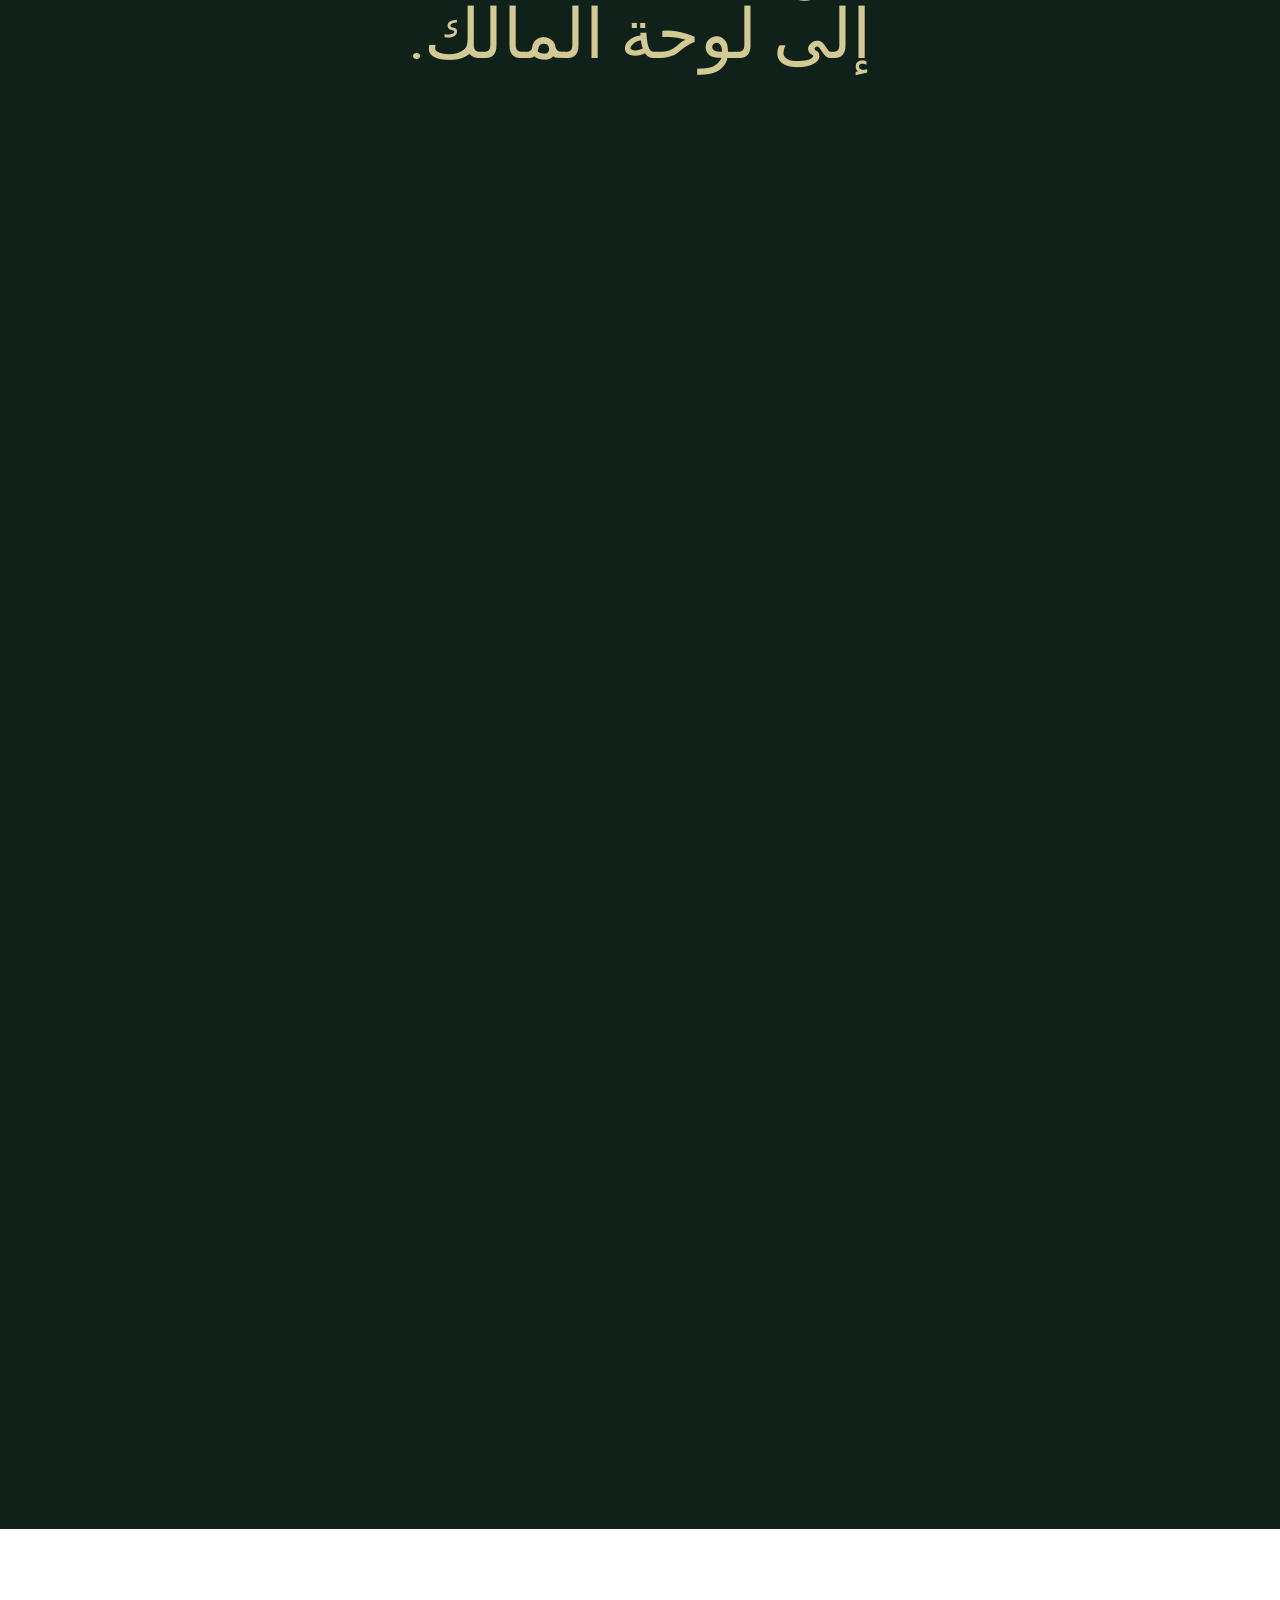
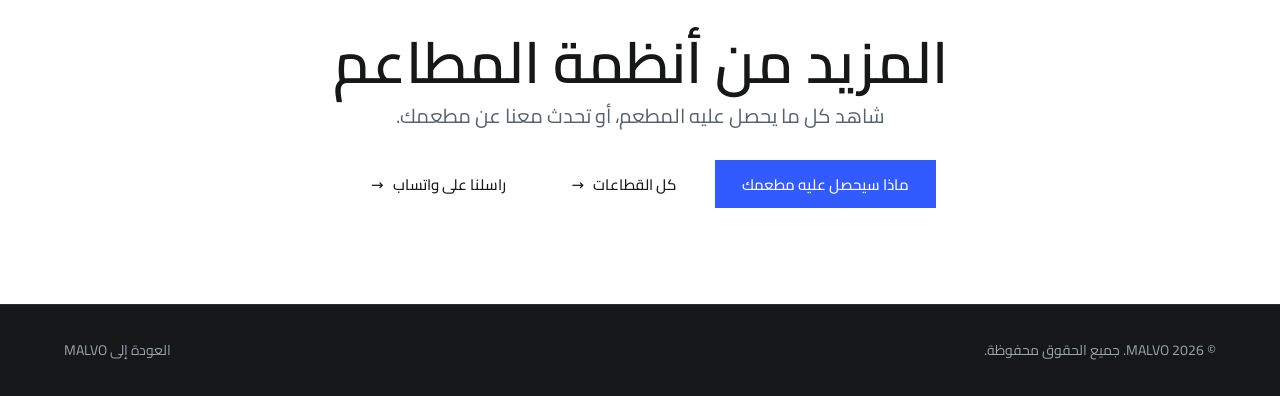
<file: kanzel-ar.html>
<!DOCTYPE html>
<html lang="ar" dir="rtl">
<head><meta charset="utf-8"><meta name="viewport" content="width=device-width, initial-scale=1, viewport-fit=cover">
<title>كنزل، نظام مطعم | MALVO</title><meta name="description" content="جرّب موقع كنزل الحقيقي وتابع طلبًا واحدًا عبر موبايلين."><meta name="theme-color" content="#151719">
<meta property="og:type" content="website"><meta property="og:site_name" content="MALVO"><meta property="og:title" content="كنزل، نظام مطعم | MALVO"><meta property="og:description" content="جرّب موقع كنزل الحقيقي وتابع طلبًا واحدًا عبر موبايلين."><meta property="og:url" content="https://malvo-eg.vercel.app/kanzel-ar">
<meta property="og:image" content="https://malvo-eg.vercel.app/og-image-ar.png"><meta property="og:image:width" content="1200"><meta property="og:image:height" content="630"><meta property="og:locale" content="ar_EG"><meta property="og:image:alt" content="كنزل، نظام مطعم | MALVO"><meta name="twitter:card" content="summary_large_image"><meta name="twitter:title" content="كنزل، نظام مطعم | MALVO"><meta name="twitter:description" content="جرّب موقع كنزل الحقيقي وتابع طلبًا واحدًا عبر موبايلين."><meta name="twitter:image" content="https://malvo-eg.vercel.app/og-image-ar.png">
<link rel="canonical" href="https://malvo-eg.vercel.app/kanzel-ar"><link rel="alternate" hreflang="en" href="https://malvo-eg.vercel.app/kanzel"><link rel="alternate" hreflang="ar" href="https://malvo-eg.vercel.app/kanzel-ar">
<link rel="icon" type="image/svg+xml" href="favicon.svg"><link rel="apple-touch-icon" href="apple-touch-icon.png">
<link rel="preload" href="fonts/Cairo-VF.woff" as="font" type="font/woff" crossorigin><link rel="stylesheet" href="fonts-ar.css"><link rel="stylesheet" href="style.css"><link rel="stylesheet" href="kanzel.css"><link rel="stylesheet" href="kanzel-sim.css"><link rel="stylesheet" href="pages.css"><link rel="stylesheet" href="rtl.css"></head>
<body><a class="skip" href="#main">تخطي إلى المحتوى</a><div class="prog" id="prog" aria-hidden="true"></div>
<header id="hdr"><div class="wrap bar"><a class="logo" href="ar.html" aria-label="MALVO، الرئيسية"><svg viewBox="0 0 442 358" aria-hidden="true"><path d="M0 0 L218 169 L167 218 L0 86 Z"/><path d="M0 171 L72 227 L72 342 L0 342 Z"/><path d="M167 262 L338 98 L338 192 L167 358 Z"/><path d="M370 66 L442 0 L442 342 L370 342 Z"/></svg><img src="malvo-wordmark.png" alt="" width="73" height="15"></a>
<button class="burger" id="burger" aria-expanded="false" aria-controls="menu" aria-label="فتح القائمة"><span></span><span></span><span></span></button>
<nav id="menu" aria-label="القائمة الرئيسية"><ul><li><a href="ar.html">الرئيسية</a></li><li><a href="ar.html#services">الخدمات</a></li><li><a href="ar.html#about">من نحن</a></li><li><a href="ar.html#projects" aria-current=page>القطاعات</a></li><li><a href="ar.html#contact">تواصل</a></li><li><a class="lang globe" href="kanzel" hreflang="en" lang="en" aria-label="English" title="English"><svg class="gl-svg" viewBox="0 0 32 32" aria-hidden="true" focusable="false"><g class="gl-orb" transform="rotate(-24 16 16)"><ellipse cx="16" cy="16" rx="15" ry="5.2"/><circle class="gl-dot" r="1.9"><animateMotion dur="3.6s" repeatCount="indefinite" path="M31 16A15 5.2 0 1 1 1 16A15 5.2 0 1 1 31 16"/></circle></g><circle class="gl-b" cx="16" cy="16" r="10.5"/><path class="gl-l" d="M6.6 11.6h18.8M5.5 16h21M6.6 20.4h18.8"/><ellipse class="gl-m m1" cx="16" cy="16" rx="10.5" ry="10.5"/><ellipse class="gl-m m2" cx="16" cy="16" rx="10.5" ry="10.5"/><ellipse class="gl-m m3" cx="16" cy="16" rx="10.5" ry="10.5"/></svg><b class="gl-c" aria-hidden="true">EN</b><span class="gl-t">English</span></a></li><li><a class="btn pri" href="https://wa.me/201271570930?text=%D9%85%D8%B1%D8%AD%D8%A8%D9%8B%D8%A7%20MALVO%D8%8C%20%D8%A3%D8%B1%D9%8A%D8%AF%20%D8%AD%D8%AC%D8%B2%20%D8%AF%D9%8A%D9%85%D9%88%20%D9%84%D9%86%D8%B8%D8%A7%D9%85%20%D8%A7%D9%84%D9%85%D8%B7%D8%A7%D8%B9%D9%85%20%D9%88%D8%A7%D9%84%D9%83%D8%A7%D9%81%D9%8A%D9%87%D8%A7%D8%AA." target="_blank" rel="noopener">لنتحدث</a></li></ul></nav></div></header>
<main id="main"><section id="restaurants" class="kz" aria-labelledby="kz-h1">
<svg width="0" height="0" style="position:absolute" aria-hidden="true" focusable="false"><symbol id="kz-qr" viewBox="0 0 29 29"><path d="M0 0h7v1h-7zM8 0h1v1h-1zM13 0h3v1h-3zM17 0h2v1h-2zM22 0h7v1h-7zM0 1h1v1h-1zM6 1h1v1h-1zM8 1h8v1h-8zM19 1h1v1h-1zM22 1h1v1h-1zM28 1h1v1h-1zM0 2h1v1h-1zM2 2h3v1h-3zM6 2h1v1h-1zM8 2h2v1h-2zM13 2h2v1h-2zM22 2h1v1h-1zM24 2h3v1h-3zM28 2h1v1h-1zM0 3h1v1h-1zM2 3h3v1h-3zM6 3h1v1h-1zM9 3h1v1h-1zM14 3h2v1h-2zM17 3h1v1h-1zM20 3h1v1h-1zM22 3h1v1h-1zM24 3h3v1h-3zM28 3h1v1h-1zM0 4h1v1h-1zM2 4h3v1h-3zM6 4h1v1h-1zM8 4h6v1h-6zM15 4h1v1h-1zM18 4h2v1h-2zM22 4h1v1h-1zM24 4h3v1h-3zM28 4h1v1h-1zM0 5h1v1h-1zM6 5h1v1h-1zM9 5h1v1h-1zM13 5h2v1h-2zM17 5h1v1h-1zM22 5h1v1h-1zM28 5h1v1h-1zM0 6h7v1h-7zM8 6h1v1h-1zM10 6h1v1h-1zM12 6h1v1h-1zM14 6h1v1h-1zM16 6h1v1h-1zM18 6h1v1h-1zM20 6h1v1h-1zM22 6h7v1h-7zM10 7h1v1h-1zM14 7h1v1h-1zM18 7h1v1h-1zM20 7h1v1h-1zM0 8h1v1h-1zM3 8h6v1h-6zM11 8h1v1h-1zM13 8h9v1h-9zM24 8h1v1h-1zM26 8h3v1h-3zM2 9h1v1h-1zM7 9h1v1h-1zM10 9h1v1h-1zM14 9h1v1h-1zM17 9h3v1h-3zM23 9h2v1h-2zM26 9h2v1h-2zM2 10h1v1h-1zM5 10h3v1h-3zM9 10h1v1h-1zM12 10h1v1h-1zM14 10h1v1h-1zM23 10h1v1h-1zM26 10h1v1h-1zM1 11h2v1h-2zM5 11h1v1h-1zM7 11h1v1h-1zM9 11h1v1h-1zM14 11h2v1h-2zM17 11h2v1h-2zM20 11h4v1h-4zM25 11h1v1h-1zM28 11h1v1h-1zM0 12h7v1h-7zM8 12h7v1h-7zM19 12h2v1h-2zM22 12h1v1h-1zM28 12h1v1h-1zM0 13h1v1h-1zM2 13h2v1h-2zM5 13h1v1h-1zM9 13h1v1h-1zM11 13h2v1h-2zM18 13h1v1h-1zM22 13h7v1h-7zM3 14h2v1h-2zM6 14h2v1h-2zM9 14h1v1h-1zM12 14h1v1h-1zM14 14h2v1h-2zM18 14h2v1h-2zM26 14h1v1h-1zM28 14h1v1h-1zM1 15h1v1h-1zM4 15h2v1h-2zM7 15h2v1h-2zM13 15h2v1h-2zM16 15h1v1h-1zM19 15h1v1h-1zM22 15h2v1h-2zM26 15h1v1h-1zM28 15h1v1h-1zM5 16h2v1h-2zM9 16h3v1h-3zM15 16h1v1h-1zM21 16h1v1h-1zM23 16h1v1h-1zM25 16h1v1h-1zM0 17h1v1h-1zM3 17h1v1h-1zM17 17h1v1h-1zM19 17h2v1h-2zM24 17h1v1h-1zM26 17h2v1h-2zM0 18h3v1h-3zM6 18h3v1h-3zM12 18h3v1h-3zM16 18h5v1h-5zM24 18h2v1h-2zM28 18h1v1h-1zM0 19h3v1h-3zM4 19h2v1h-2zM9 19h5v1h-5zM15 19h2v1h-2zM18 19h1v1h-1zM21 19h1v1h-1zM24 19h3v1h-3zM0 20h2v1h-2zM3 20h1v1h-1zM6 20h2v1h-2zM9 20h2v1h-2zM13 20h1v1h-1zM17 20h1v1h-1zM20 20h8v1h-8zM8 21h1v1h-1zM13 21h1v1h-1zM16 21h1v1h-1zM20 21h1v1h-1zM24 21h2v1h-2zM0 22h7v1h-7zM8 22h1v1h-1zM10 22h1v1h-1zM13 22h1v1h-1zM15 22h6v1h-6zM22 22h1v1h-1zM24 22h2v1h-2zM0 23h1v1h-1zM6 23h1v1h-1zM8 23h1v1h-1zM13 23h1v1h-1zM16 23h3v1h-3zM20 23h1v1h-1zM24 23h1v1h-1zM27 23h2v1h-2zM0 24h1v1h-1zM2 24h3v1h-3zM6 24h1v1h-1zM8 24h4v1h-4zM13 24h1v1h-1zM15 24h2v1h-2zM18 24h8v1h-8zM0 25h1v1h-1zM2 25h3v1h-3zM6 25h1v1h-1zM8 25h2v1h-2zM11 25h1v1h-1zM14 25h1v1h-1zM16 25h3v1h-3zM21 25h1v1h-1zM27 25h1v1h-1zM0 26h1v1h-1zM2 26h3v1h-3zM6 26h1v1h-1zM11 26h4v1h-4zM16 26h2v1h-2zM21 26h1v1h-1zM23 26h2v1h-2zM26 26h3v1h-3zM0 27h1v1h-1zM6 27h1v1h-1zM11 27h1v1h-1zM15 27h1v1h-1zM21 27h3v1h-3zM25 27h2v1h-2zM28 27h1v1h-1zM0 28h7v1h-7zM8 28h3v1h-3zM13 28h2v1h-2zM17 28h4v1h-4zM23 28h1v1h-1z"/></symbol></svg>

<div class="kz-in"><div>
<p class="kz-k">قصة مشروع · نظام مطعم</p>
<div class="kz-arch"><svg viewBox="0 0 300 420" aria-hidden="true" preserveAspectRatio="none"><path pathLength="1" d="M2 418V150A148 148 0 0 1 298 150V418Z"/><path pathLength="1" d="M16 418V152A134 134 0 0 1 284 152V418Z"/></svg><img src="kz-logo.png" width="420" height="243" alt="Kanzel Restaurant &amp; Lounge"></div>
<h1 class="kz-h" id="kz-h1">ادخل كنزل.</h1>
<p class="kz-p">أول نظام مطاعم نبنيه من الألف إلى الياء، وهو يعمل الآن فعلياً. لا تكتفِ بكلامنا، جرّبه بنفسك.</p>
</div><span class="kz-cue" aria-hidden="true">مرّر</span></div>

<div class="kz-live"><div class="wrap kz-lg">
<div class="kz-lt"><p class="kz-k">جرّبه</p>
<h2 class="kz-h">جرّب كنزل هنا.</h2>
<p class="kz-p">هذا موقع كنزل الحقيقي داخل الهاتف. تصفّح المنيو، ابحث، افتح أي طبق، وبدّل اللغة.</p>
<div class="kz-qr"><svg viewBox="0 0 29 29" shape-rendering="crispEdges" role="img" aria-label="رمز QR يفتح كنزل على هاتفك"><use href="#kz-qr"/></svg><div><b>من الكمبيوتر؟</b><span>امسح الرمز بهاتفك وأكمل من هناك.</span></div></div>
<a class="kz-btn kz-open" href="https://kanzel-eg.vercel.app/" target="_blank" rel="noopener"><span>افتح الموقع كاملاً</span><span aria-hidden="true">↗</span></a></div>
<div class="kz-lp"><span class="kz-badge"><i></i>موقع حي · kanzel-eg.vercel.app</span>
<div class="kz-ph"><div class="kz-scr"><div class="kz-vp"><div class="kz-fs" data-src="https://kanzel-eg.vercel.app/" data-title="كنزل، تجربة مباشرة"></div></div>
<div class="kz-load"><img src="kz-logo.png" width="420" height="243" alt=""><i class="kz-spin" aria-hidden="true"></i><button class="kz-go" type="button">المس لتجربة كنزل</button><p class="kz-slow">يتأخر التحميل؟ <a href="https://kanzel-eg.vercel.app/" target="_blank" rel="noopener">افتح الموقع مباشرة</a></p></div></div></div></div>
</div></div>

<div class="kzs" id="kz-story"><div class="wrap kzs-g">
<div class="kzs-hd"><p class="kz-k">تابع طلباً واحداً</p><h2 class="kz-h">تليفونين. ليلة حقيقية.</h2></div>
<ol class="kzs-ch" id="kzsCh"></ol>
<div class="kzs-bars" role="group"></div>
<div class="kzs-ct"><button class="kzs-pp" type="button" aria-label="إيقاف مؤقت"><i></i></button><small>شاشات مُعاد رسمها للتوضيح.</small></div>
<div class="kzs-st" aria-hidden="true">
<div class="kzs-dv act" data-s="L"><div class="kz-ph"><div class="kz-scr"><div class="kz-vp" id="kzsL"></div></div></div><small class="kzs-lb"></small></div>
<div class="kzs-dv" data-s="R"><div class="kz-ph"><div class="kz-scr"><div class="kz-vp" id="kzsR"></div></div></div><small class="kzs-lb"></small></div>
</div></div></div>

<div class="kz-out" id="kz-out"><div class="kz-os">
<div class="kz-ol" aria-hidden="true"><p>من هاتف الضيف إلى لوحة المالك.</p></div>
<div class="kz-wp"><svg viewBox="0 0 442 358" aria-hidden="true"><path d="M0 0 L218 169 L167 218 L0 86 Z"/><path d="M0 171 L72 227 L72 342 L0 342 Z"/><path d="M167 262 L338 98 L338 192 L167 358 Z"/><path d="M370 66 L442 0 L442 342 L370 342 Z"/></svg><p class="kz-wk">أنظمة المطاعم من MALVO</p>
<h2>تريد هذا النظام لمطعمك؟</h2>
<p>نظام واحد لقاعة المطعم كلها، نبنيه حول طريقة عمل مطعمك الفعلية.</p>
<a class="btn pri" href="https://wa.me/201271570930?text=%D9%85%D8%B1%D8%AD%D8%A8%D9%8B%D8%A7%20MALVO%D8%8C%20%D8%A3%D8%B1%D9%8A%D8%AF%20%D8%AD%D8%AC%D8%B2%20%D8%AF%D9%8A%D9%85%D9%88%20%D9%84%D9%86%D8%B8%D8%A7%D9%85%20%D8%A7%D9%84%D9%85%D8%B7%D8%A7%D8%B9%D9%85%20%D9%88%D8%A7%D9%84%D9%83%D8%A7%D9%81%D9%8A%D9%87%D8%A7%D8%AA." target="_blank" rel="noopener"><span>لنتحدث</span><span aria-hidden="true">↗</span></a></div>
</div></div>
</section><section class="kz-next"><div class="wrap"><h2>المزيد من أنظمة المطاعم</h2><p class="lead" style="margin-inline:auto">شاهد كل ما يحصل عليه المطعم، أو تحدث معنا عن مطعمك.</p>
<div class="acts"><a class="btn pri" href="restaurants-ar"><span>ماذا سيحصل عليه مطعمك</span></a><a class="btn sec" href="ar.html#projects"><span>كل القطاعات</span></a><a class="btn sec" href="https://wa.me/201271570930?text=%D9%85%D8%B1%D8%AD%D8%A8%D9%8B%D8%A7%20MALVO%D8%8C%20%D8%A3%D8%B1%D9%8A%D8%AF%20%D8%AD%D8%AC%D8%B2%20%D8%AF%D9%8A%D9%85%D9%88%20%D9%84%D9%86%D8%B8%D8%A7%D9%85%20%D8%A7%D9%84%D9%85%D8%B7%D8%A7%D8%B9%D9%85%20%D9%88%D8%A7%D9%84%D9%83%D8%A7%D9%81%D9%8A%D9%87%D8%A7%D8%AA." target="_blank" rel="noopener"><span>راسلنا على واتساب</span></a></div></div></section></main>
<footer class="pf"><div class="wrap"><span>© 2026 MALVO. جميع الحقوق محفوظة.</span><a href="ar.html">العودة إلى MALVO</a></div></footer>
<a class="wa" href="https://wa.me/201271570930?text=%D8%A3%D9%87%D9%84%D8%A7%D9%8B%20MALVO%D8%8C%20%D8%AD%D8%A7%D8%A8%D8%A8%20%D8%A3%D8%AA%D9%83%D9%84%D9%85%20%D8%B9%D9%86%20%D9%85%D8%B4%D8%B1%D9%88%D8%B9." target="_blank" rel="noopener" aria-label="تواصل على واتساب"><svg viewBox="0 0 24 24" aria-hidden="true"><path d="M17.472 14.382c-.297-.149-1.758-.867-2.03-.967-.273-.099-.471-.148-.67.15-.197.297-.767.966-.94 1.164-.173.199-.347.223-.644.075-.297-.15-1.255-.463-2.39-1.475-.883-.788-1.48-1.761-1.653-2.059-.173-.297-.018-.458.13-.606.134-.133.298-.347.446-.52.149-.174.198-.298.298-.497.099-.198.05-.371-.025-.52-.075-.149-.669-1.612-.916-2.207-.242-.579-.487-.5-.669-.51-.173-.008-.371-.01-.57-.01-.198 0-.52.074-.792.372-.272.297-1.04 1.016-1.04 2.479 0 1.462 1.065 2.875 1.213 3.074.149.198 2.096 3.2 5.077 4.487.709.306 1.262.489 1.694.625.712.227 1.36.195 1.871.118.571-.085 1.758-.719 2.006-1.413.248-.694.248-1.289.173-1.413-.074-.124-.272-.198-.57-.347m-5.421 7.403h-.004a9.87 9.87 0 01-5.031-1.378l-.361-.214-3.741.982.998-3.648-.235-.374a9.86 9.86 0 01-1.51-5.26c.001-5.45 4.436-9.884 9.888-9.884 2.64 0 5.122 1.03 6.988 2.898a9.825 9.825 0 012.893 6.994c-.003 5.45-4.437 9.884-9.885 9.884m8.413-18.297A11.815 11.815 0 0012.05 0C5.495 0 .16 5.335.157 11.892c0 2.096.547 4.142 1.588 5.945L.057 24l6.305-1.654a11.882 11.882 0 005.683 1.448h.005c6.554 0 11.89-5.335 11.893-11.893a11.821 11.821 0 00-3.48-8.413Z"/></svg></a><script src="pages.js" defer></script><script src="kanzel.js" defer></script><script src="kanzel-sim.js" defer></script></body></html>
</file>
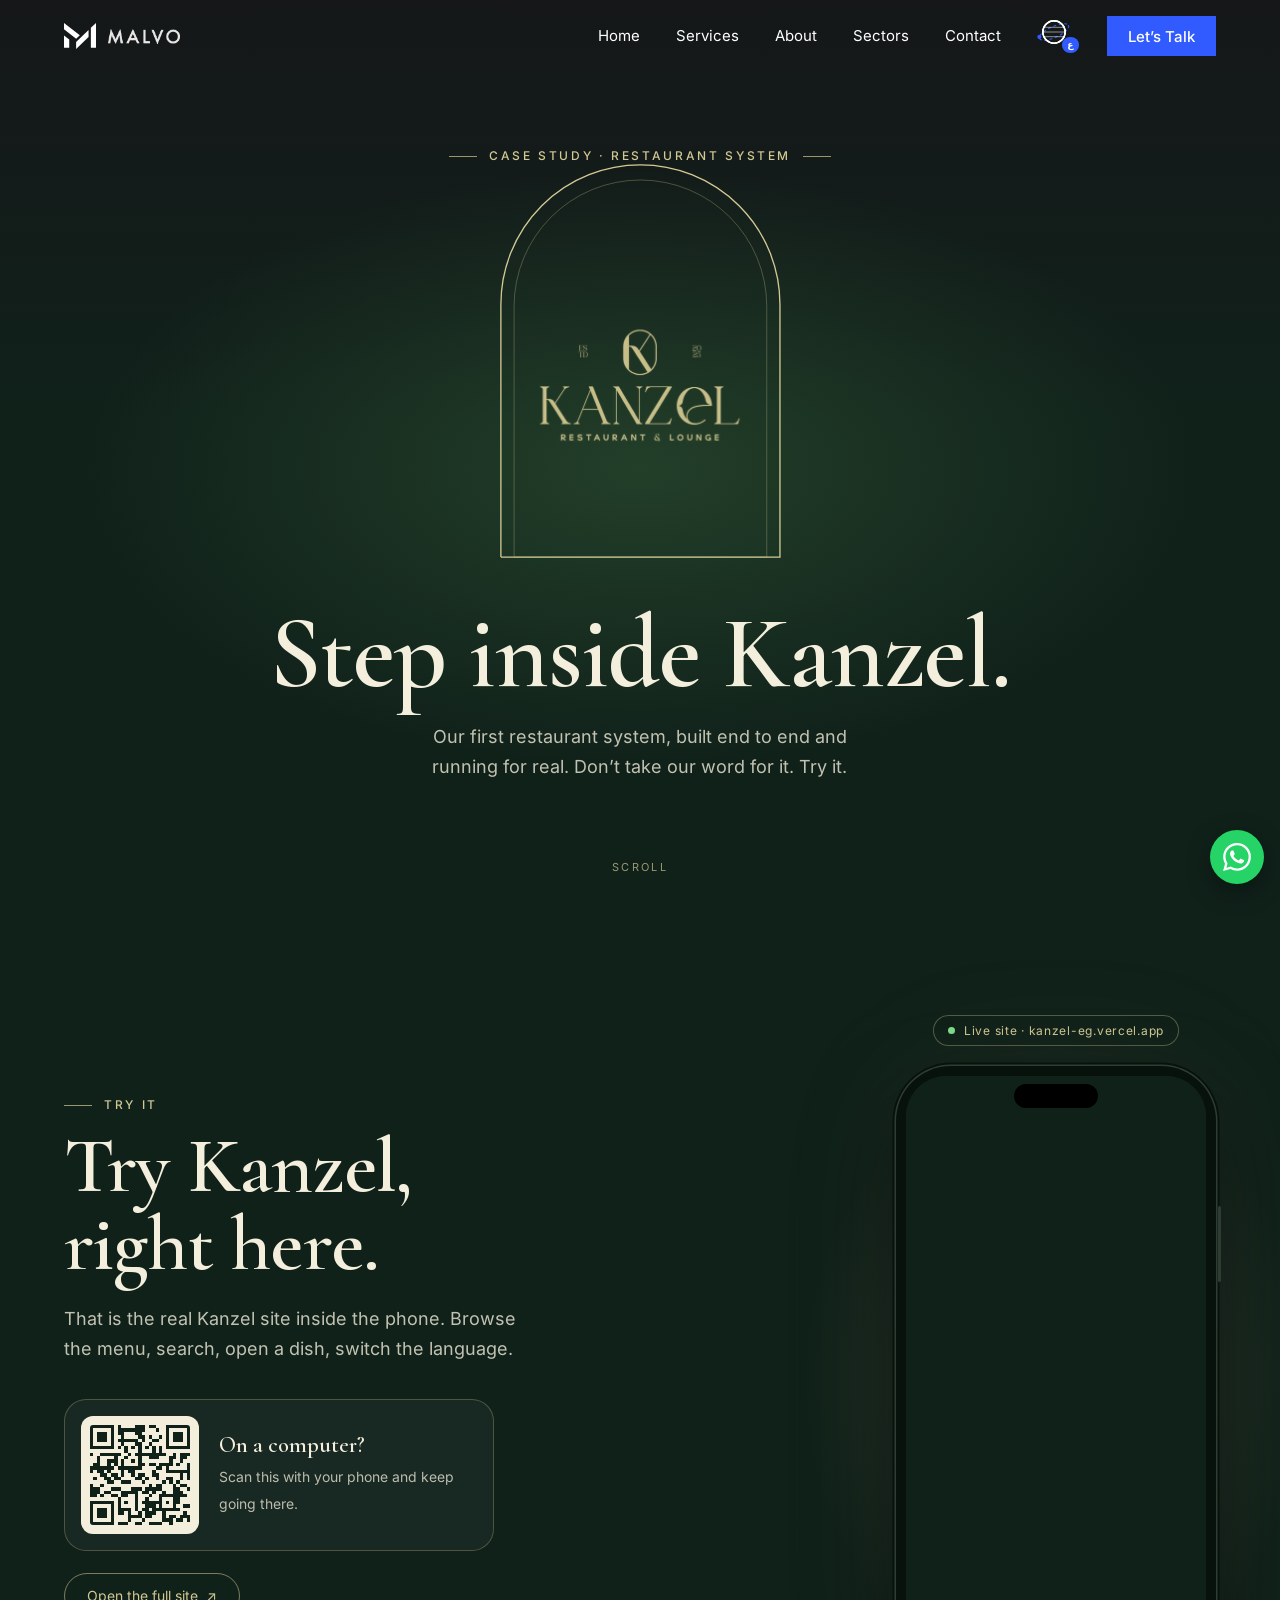
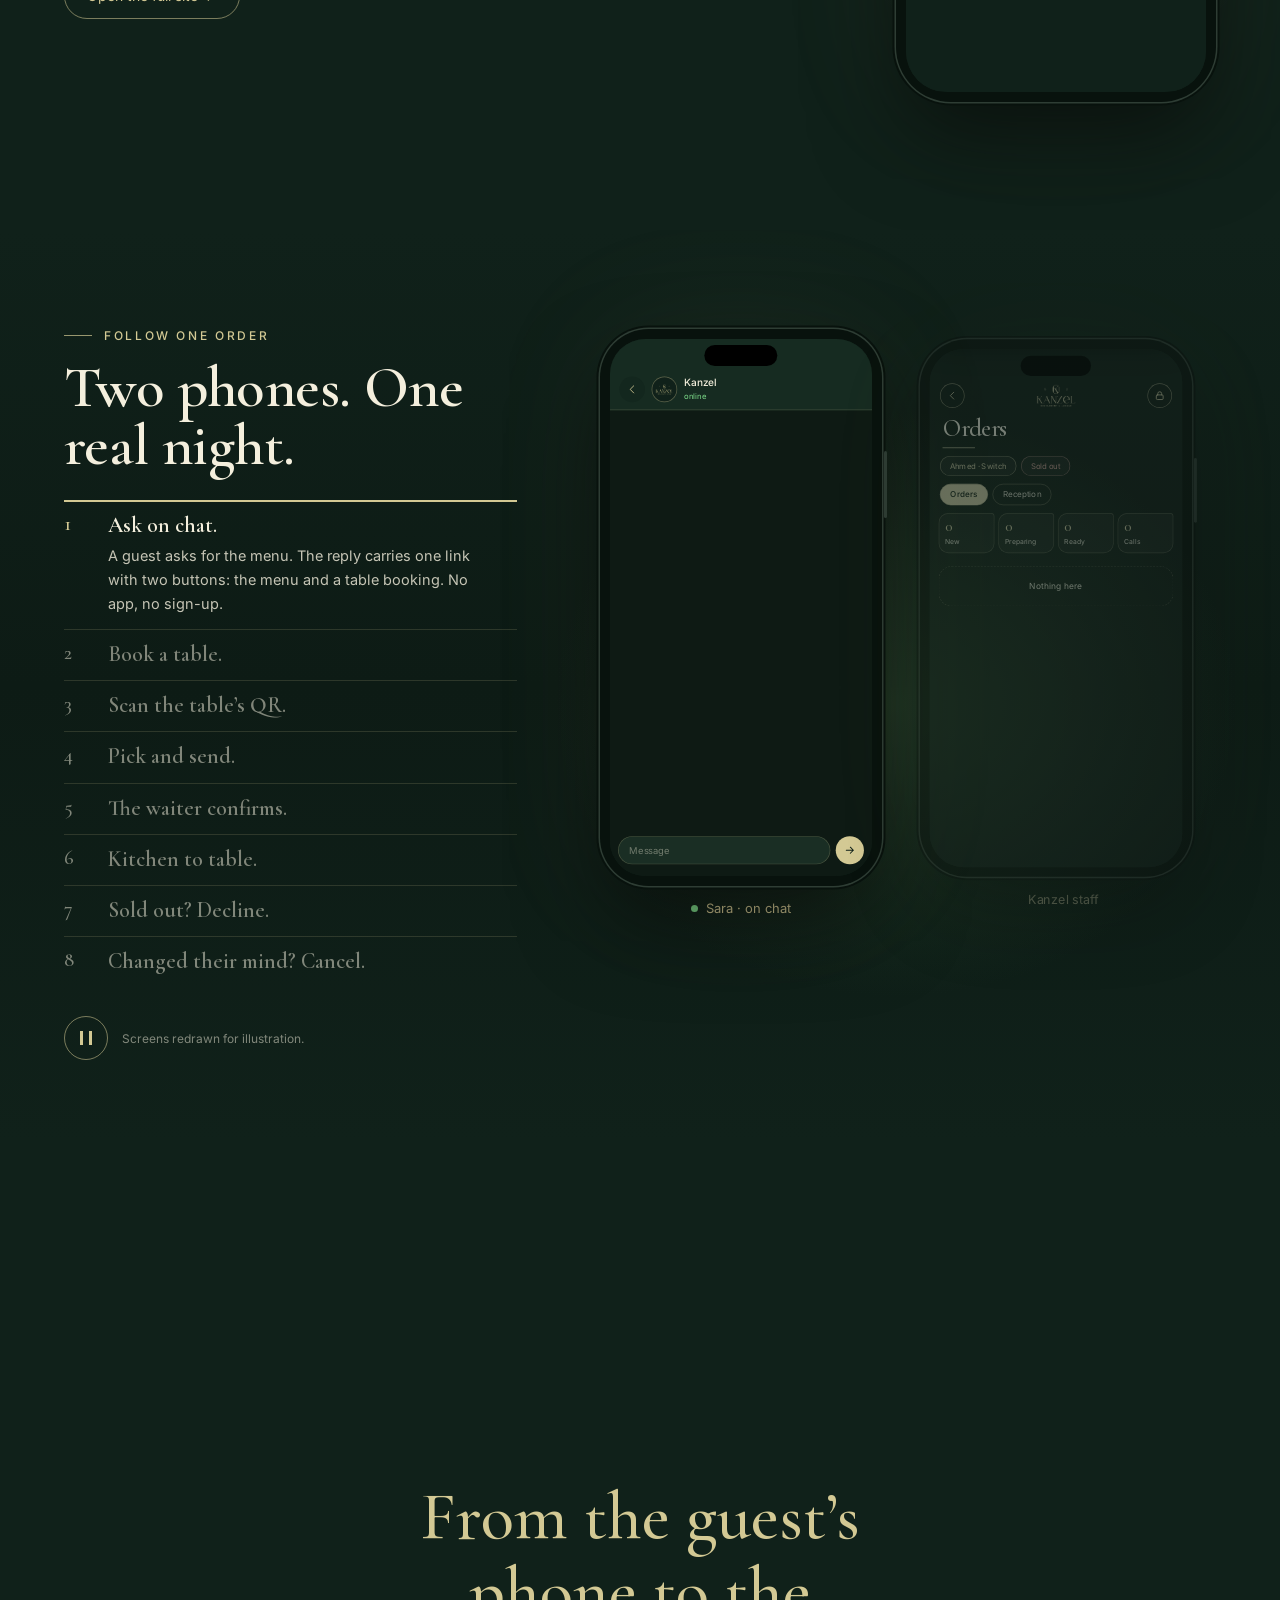
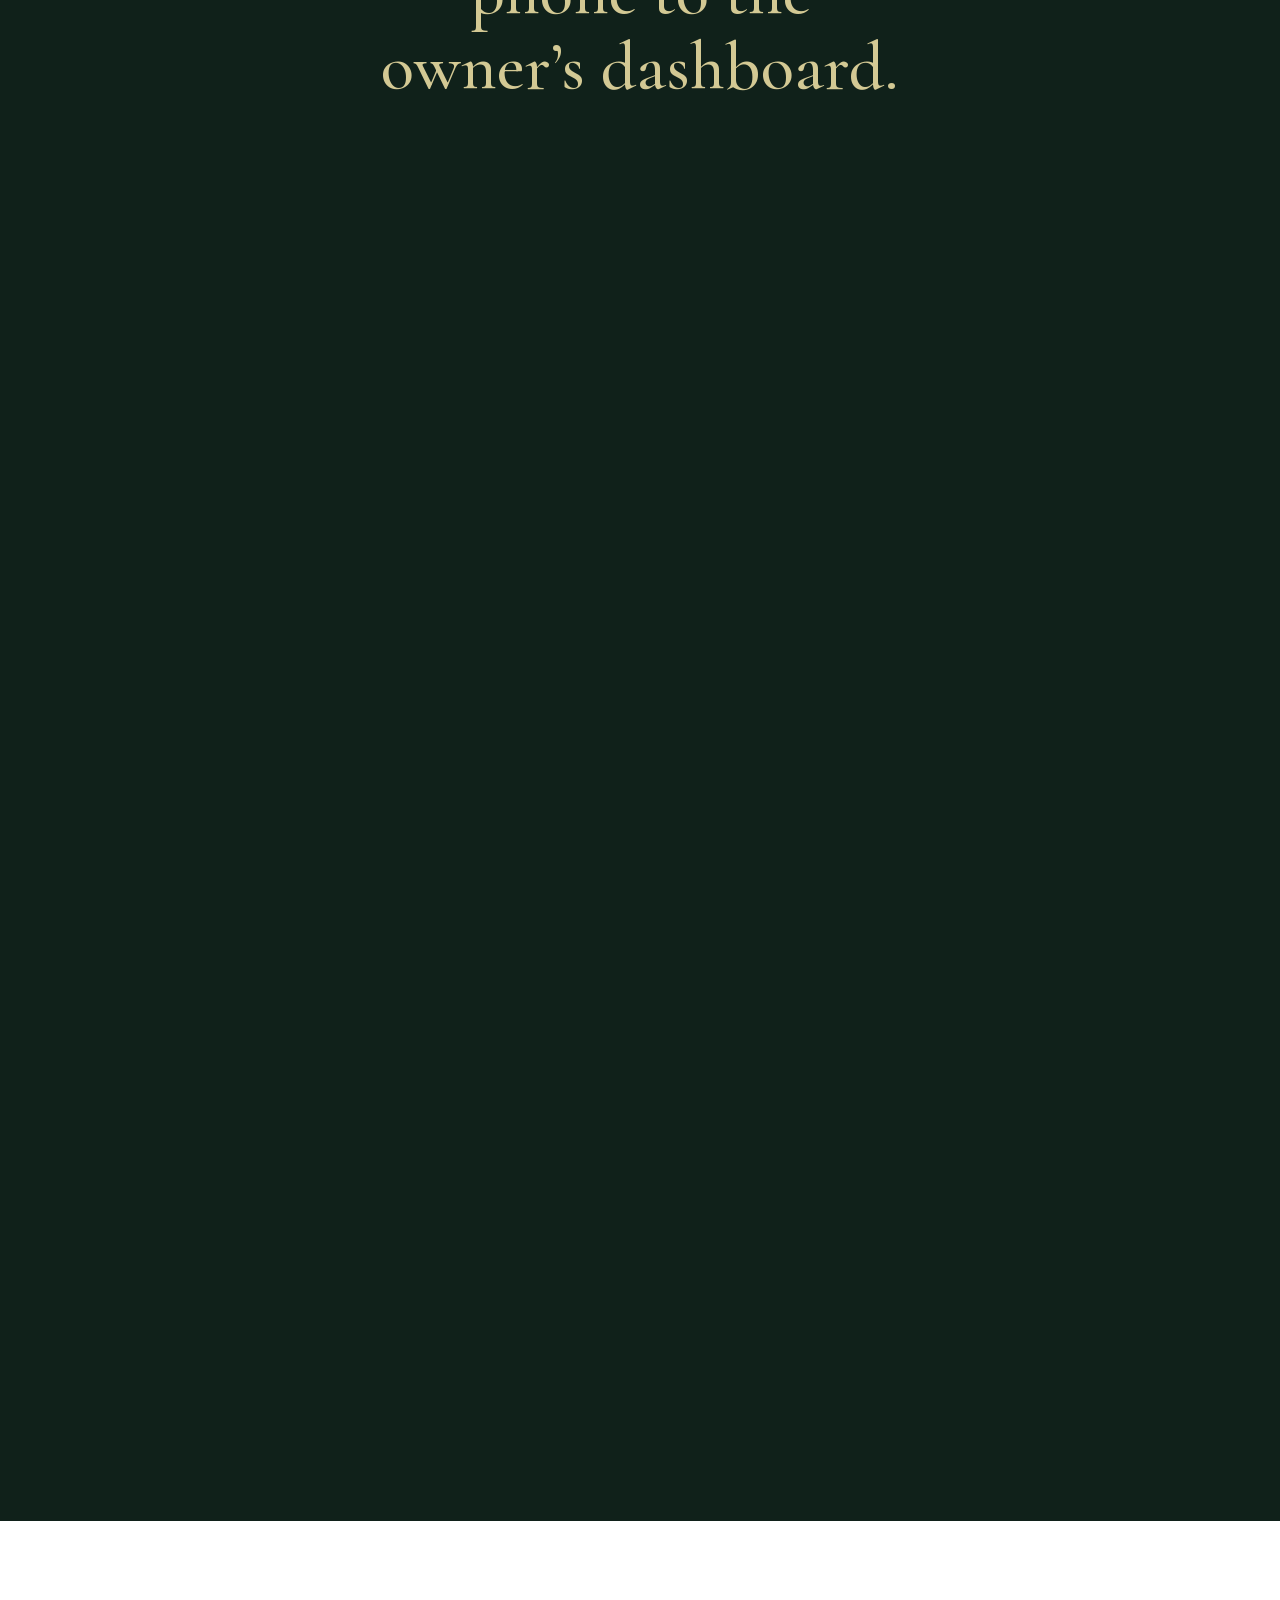
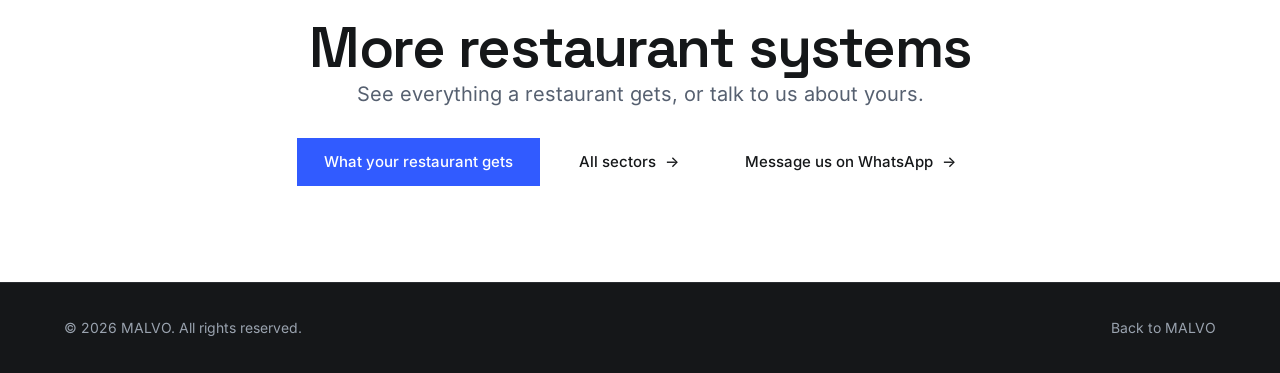
<file: kanzel.html>
<!DOCTYPE html>
<html lang="en">
<head><meta charset="utf-8"><meta name="viewport" content="width=device-width, initial-scale=1, viewport-fit=cover">
<title>Kanzel, a restaurant system | MALVO</title><meta name="description" content="Try the real Kanzel restaurant site and follow one order across two phones."><meta name="theme-color" content="#151719">
<meta property="og:type" content="website"><meta property="og:site_name" content="MALVO"><meta property="og:title" content="Kanzel, a restaurant system | MALVO"><meta property="og:description" content="Try the real Kanzel restaurant site and follow one order across two phones."><meta property="og:url" content="https://malvo-eg.vercel.app/kanzel">
<meta property="og:image" content="https://malvo-eg.vercel.app/og-image.png"><meta property="og:image:width" content="1200"><meta property="og:image:height" content="630"><meta property="og:locale" content="en_US"><meta property="og:image:alt" content="Kanzel, a restaurant system | MALVO"><meta name="twitter:card" content="summary_large_image"><meta name="twitter:title" content="Kanzel, a restaurant system | MALVO"><meta name="twitter:description" content="Try the real Kanzel restaurant site and follow one order across two phones."><meta name="twitter:image" content="https://malvo-eg.vercel.app/og-image.png">
<link rel="canonical" href="https://malvo-eg.vercel.app/kanzel"><link rel="alternate" hreflang="en" href="https://malvo-eg.vercel.app/kanzel"><link rel="alternate" hreflang="ar" href="https://malvo-eg.vercel.app/kanzel-ar">
<link rel="icon" type="image/svg+xml" href="favicon.svg"><link rel="apple-touch-icon" href="apple-touch-icon.png">
<link rel="preload" href="fonts/Inter-400.woff" as="font" type="font/woff" crossorigin><link rel="preload" href="fonts/Inter-500.woff" as="font" type="font/woff" crossorigin><link rel="preload" href="fonts/SpaceGrotesk-VF.woff" as="font" type="font/woff" crossorigin><link rel="stylesheet" href="fonts.css"><link rel="stylesheet" href="style.css"><link rel="stylesheet" href="kanzel.css"><link rel="stylesheet" href="kanzel-sim.css"><link rel="stylesheet" href="pages.css"></head>
<body><a class="skip" href="#main">Skip to content</a><div class="prog" id="prog" aria-hidden="true"></div>
<header id="hdr"><div class="wrap bar"><a class="logo" href="index.html" aria-label="MALVO home"><svg viewBox="0 0 442 358" aria-hidden="true"><path d="M0 0 L218 169 L167 218 L0 86 Z"/><path d="M0 171 L72 227 L72 342 L0 342 Z"/><path d="M167 262 L338 98 L338 192 L167 358 Z"/><path d="M370 66 L442 0 L442 342 L370 342 Z"/></svg><img src="malvo-wordmark.png" alt="" width="73" height="15"></a>
<button class="burger" id="burger" aria-expanded="false" aria-controls="menu" aria-label="Open menu"><span></span><span></span><span></span></button>
<nav id="menu" aria-label="Main"><ul><li><a href="index.html">Home</a></li><li><a href="index.html#services">Services</a></li><li><a href="index.html#about">About</a></li><li><a href="index.html#projects" aria-current=page>Sectors</a></li><li><a href="index.html#contact">Contact</a></li><li><a class="lang globe" href="kanzel-ar" hreflang="ar" lang="ar" aria-label="العربية" title="العربية"><svg class="gl-svg" viewBox="0 0 32 32" aria-hidden="true" focusable="false"><g class="gl-orb" transform="rotate(-24 16 16)"><ellipse cx="16" cy="16" rx="15" ry="5.2"/><circle class="gl-dot" r="1.9"><animateMotion dur="3.6s" repeatCount="indefinite" path="M31 16A15 5.2 0 1 1 1 16A15 5.2 0 1 1 31 16"/></circle></g><circle class="gl-b" cx="16" cy="16" r="10.5"/><path class="gl-l" d="M6.6 11.6h18.8M5.5 16h21M6.6 20.4h18.8"/><ellipse class="gl-m m1" cx="16" cy="16" rx="10.5" ry="10.5"/><ellipse class="gl-m m2" cx="16" cy="16" rx="10.5" ry="10.5"/><ellipse class="gl-m m3" cx="16" cy="16" rx="10.5" ry="10.5"/></svg><b class="gl-c" aria-hidden="true">ع</b><span class="gl-t">العربية</span></a></li><li><a class="btn pri" href="https://wa.me/201271570930?text=Hi%20MALVO%2C%20I%E2%80%99d%20like%20to%20book%20a%20demo%20of%20the%20restaurant%20and%20caf%C3%A9%20system." target="_blank" rel="noopener">Let’s Talk</a></li></ul></nav></div></header>
<main id="main"><section id="restaurants" class="kz" aria-labelledby="kz-h1">
<svg width="0" height="0" style="position:absolute" aria-hidden="true" focusable="false"><symbol id="kz-qr" viewBox="0 0 29 29"><path d="M0 0h7v1h-7zM8 0h1v1h-1zM13 0h3v1h-3zM17 0h2v1h-2zM22 0h7v1h-7zM0 1h1v1h-1zM6 1h1v1h-1zM8 1h8v1h-8zM19 1h1v1h-1zM22 1h1v1h-1zM28 1h1v1h-1zM0 2h1v1h-1zM2 2h3v1h-3zM6 2h1v1h-1zM8 2h2v1h-2zM13 2h2v1h-2zM22 2h1v1h-1zM24 2h3v1h-3zM28 2h1v1h-1zM0 3h1v1h-1zM2 3h3v1h-3zM6 3h1v1h-1zM9 3h1v1h-1zM14 3h2v1h-2zM17 3h1v1h-1zM20 3h1v1h-1zM22 3h1v1h-1zM24 3h3v1h-3zM28 3h1v1h-1zM0 4h1v1h-1zM2 4h3v1h-3zM6 4h1v1h-1zM8 4h6v1h-6zM15 4h1v1h-1zM18 4h2v1h-2zM22 4h1v1h-1zM24 4h3v1h-3zM28 4h1v1h-1zM0 5h1v1h-1zM6 5h1v1h-1zM9 5h1v1h-1zM13 5h2v1h-2zM17 5h1v1h-1zM22 5h1v1h-1zM28 5h1v1h-1zM0 6h7v1h-7zM8 6h1v1h-1zM10 6h1v1h-1zM12 6h1v1h-1zM14 6h1v1h-1zM16 6h1v1h-1zM18 6h1v1h-1zM20 6h1v1h-1zM22 6h7v1h-7zM10 7h1v1h-1zM14 7h1v1h-1zM18 7h1v1h-1zM20 7h1v1h-1zM0 8h1v1h-1zM3 8h6v1h-6zM11 8h1v1h-1zM13 8h9v1h-9zM24 8h1v1h-1zM26 8h3v1h-3zM2 9h1v1h-1zM7 9h1v1h-1zM10 9h1v1h-1zM14 9h1v1h-1zM17 9h3v1h-3zM23 9h2v1h-2zM26 9h2v1h-2zM2 10h1v1h-1zM5 10h3v1h-3zM9 10h1v1h-1zM12 10h1v1h-1zM14 10h1v1h-1zM23 10h1v1h-1zM26 10h1v1h-1zM1 11h2v1h-2zM5 11h1v1h-1zM7 11h1v1h-1zM9 11h1v1h-1zM14 11h2v1h-2zM17 11h2v1h-2zM20 11h4v1h-4zM25 11h1v1h-1zM28 11h1v1h-1zM0 12h7v1h-7zM8 12h7v1h-7zM19 12h2v1h-2zM22 12h1v1h-1zM28 12h1v1h-1zM0 13h1v1h-1zM2 13h2v1h-2zM5 13h1v1h-1zM9 13h1v1h-1zM11 13h2v1h-2zM18 13h1v1h-1zM22 13h7v1h-7zM3 14h2v1h-2zM6 14h2v1h-2zM9 14h1v1h-1zM12 14h1v1h-1zM14 14h2v1h-2zM18 14h2v1h-2zM26 14h1v1h-1zM28 14h1v1h-1zM1 15h1v1h-1zM4 15h2v1h-2zM7 15h2v1h-2zM13 15h2v1h-2zM16 15h1v1h-1zM19 15h1v1h-1zM22 15h2v1h-2zM26 15h1v1h-1zM28 15h1v1h-1zM5 16h2v1h-2zM9 16h3v1h-3zM15 16h1v1h-1zM21 16h1v1h-1zM23 16h1v1h-1zM25 16h1v1h-1zM0 17h1v1h-1zM3 17h1v1h-1zM17 17h1v1h-1zM19 17h2v1h-2zM24 17h1v1h-1zM26 17h2v1h-2zM0 18h3v1h-3zM6 18h3v1h-3zM12 18h3v1h-3zM16 18h5v1h-5zM24 18h2v1h-2zM28 18h1v1h-1zM0 19h3v1h-3zM4 19h2v1h-2zM9 19h5v1h-5zM15 19h2v1h-2zM18 19h1v1h-1zM21 19h1v1h-1zM24 19h3v1h-3zM0 20h2v1h-2zM3 20h1v1h-1zM6 20h2v1h-2zM9 20h2v1h-2zM13 20h1v1h-1zM17 20h1v1h-1zM20 20h8v1h-8zM8 21h1v1h-1zM13 21h1v1h-1zM16 21h1v1h-1zM20 21h1v1h-1zM24 21h2v1h-2zM0 22h7v1h-7zM8 22h1v1h-1zM10 22h1v1h-1zM13 22h1v1h-1zM15 22h6v1h-6zM22 22h1v1h-1zM24 22h2v1h-2zM0 23h1v1h-1zM6 23h1v1h-1zM8 23h1v1h-1zM13 23h1v1h-1zM16 23h3v1h-3zM20 23h1v1h-1zM24 23h1v1h-1zM27 23h2v1h-2zM0 24h1v1h-1zM2 24h3v1h-3zM6 24h1v1h-1zM8 24h4v1h-4zM13 24h1v1h-1zM15 24h2v1h-2zM18 24h8v1h-8zM0 25h1v1h-1zM2 25h3v1h-3zM6 25h1v1h-1zM8 25h2v1h-2zM11 25h1v1h-1zM14 25h1v1h-1zM16 25h3v1h-3zM21 25h1v1h-1zM27 25h1v1h-1zM0 26h1v1h-1zM2 26h3v1h-3zM6 26h1v1h-1zM11 26h4v1h-4zM16 26h2v1h-2zM21 26h1v1h-1zM23 26h2v1h-2zM26 26h3v1h-3zM0 27h1v1h-1zM6 27h1v1h-1zM11 27h1v1h-1zM15 27h1v1h-1zM21 27h3v1h-3zM25 27h2v1h-2zM28 27h1v1h-1zM0 28h7v1h-7zM8 28h3v1h-3zM13 28h2v1h-2zM17 28h4v1h-4zM23 28h1v1h-1z"/></symbol></svg>

<div class="kz-in"><div>
<p class="kz-k">Case study · Restaurant system</p>
<div class="kz-arch"><svg viewBox="0 0 300 420" aria-hidden="true" preserveAspectRatio="none"><path pathLength="1" d="M2 418V150A148 148 0 0 1 298 150V418Z"/><path pathLength="1" d="M16 418V152A134 134 0 0 1 284 152V418Z"/></svg><img src="kz-logo.png" width="420" height="243" alt="Kanzel Restaurant &amp; Lounge"></div>
<h1 class="kz-h" id="kz-h1">Step inside Kanzel.</h1>
<p class="kz-p">Our first restaurant system, built end to end and running for real. Don’t take our word for it. Try it.</p>
</div><span class="kz-cue" aria-hidden="true">Scroll</span></div>

<div class="kz-live"><div class="wrap kz-lg">
<div class="kz-lt"><p class="kz-k">Try it</p>
<h2 class="kz-h">Try Kanzel, right here.</h2>
<p class="kz-p">That is the real Kanzel site inside the phone. Browse the menu, search, open a dish, switch the language.</p>
<div class="kz-qr"><svg viewBox="0 0 29 29" shape-rendering="crispEdges" role="img" aria-label="QR code that opens Kanzel on your phone"><use href="#kz-qr"/></svg><div><b>On a computer?</b><span>Scan this with your phone and keep going there.</span></div></div>
<a class="kz-btn kz-open" href="https://kanzel-eg.vercel.app/" target="_blank" rel="noopener"><span>Open the full site</span><span aria-hidden="true">↗</span></a></div>
<div class="kz-lp"><span class="kz-badge"><i></i>Live site · kanzel-eg.vercel.app</span>
<div class="kz-ph"><div class="kz-scr"><div class="kz-vp"><div class="kz-fs" data-src="https://kanzel-eg.vercel.app/" data-title="Kanzel restaurant, live demo"></div></div>
<div class="kz-load"><img src="kz-logo.png" width="420" height="243" alt=""><i class="kz-spin" aria-hidden="true"></i><button class="kz-go" type="button">Tap to try Kanzel</button><p class="kz-slow">Taking long? <a href="https://kanzel-eg.vercel.app/" target="_blank" rel="noopener">Open the site directly</a></p></div></div></div></div>
</div></div>

<div class="kzs" id="kz-story"><div class="wrap kzs-g">
<div class="kzs-hd"><p class="kz-k">Follow one order</p><h2 class="kz-h">Two phones. One real night.</h2></div>
<ol class="kzs-ch" id="kzsCh"></ol>
<div class="kzs-bars" role="group"></div>
<div class="kzs-ct"><button class="kzs-pp" type="button" aria-label="Pause"><i></i></button><small>Screens redrawn for illustration.</small></div>
<div class="kzs-st" aria-hidden="true">
<div class="kzs-dv act" data-s="L"><div class="kz-ph"><div class="kz-scr"><div class="kz-vp" id="kzsL"></div></div></div><small class="kzs-lb"></small></div>
<div class="kzs-dv" data-s="R"><div class="kz-ph"><div class="kz-scr"><div class="kz-vp" id="kzsR"></div></div></div><small class="kzs-lb"></small></div>
</div></div></div>

<div class="kz-out" id="kz-out"><div class="kz-os">
<div class="kz-ol" aria-hidden="true"><p>From the guest’s phone to the owner’s dashboard.</p></div>
<div class="kz-wp"><svg viewBox="0 0 442 358" aria-hidden="true"><path d="M0 0 L218 169 L167 218 L0 86 Z"/><path d="M0 171 L72 227 L72 342 L0 342 Z"/><path d="M167 262 L338 98 L338 192 L167 358 Z"/><path d="M370 66 L442 0 L442 342 L370 342 Z"/></svg><p class="kz-wk">Restaurant systems by MALVO</p>
<h2>Want this for your restaurant?</h2>
<p>One system for the whole dining room, built around how your restaurant actually works.</p>
<a class="btn pri" href="https://wa.me/201271570930?text=Hi%20MALVO%2C%20I%E2%80%99d%20like%20to%20book%20a%20demo%20of%20the%20restaurant%20and%20caf%C3%A9%20system." target="_blank" rel="noopener"><span>Let’s talk</span><span aria-hidden="true">↗</span></a></div>
</div></div>
</section><section class="kz-next"><div class="wrap"><h2>More restaurant systems</h2><p class="lead" style="margin-inline:auto">See everything a restaurant gets, or talk to us about yours.</p>
<div class="acts"><a class="btn pri" href="restaurants"><span>What your restaurant gets</span></a><a class="btn sec" href="index.html#projects"><span>All sectors</span></a><a class="btn sec" href="https://wa.me/201271570930?text=Hi%20MALVO%2C%20I%E2%80%99d%20like%20to%20book%20a%20demo%20of%20the%20restaurant%20and%20caf%C3%A9%20system." target="_blank" rel="noopener"><span>Message us on WhatsApp</span></a></div></div></section></main>
<footer class="pf"><div class="wrap"><span>© 2026 MALVO. All rights reserved.</span><a href="index.html">Back to MALVO</a></div></footer>
<a class="wa" href="https://wa.me/201271570930?text=Hi%20MALVO%2C%20I%E2%80%99d%20like%20to%20talk%20about%20a%20project." target="_blank" rel="noopener" aria-label="Chat on WhatsApp"><svg viewBox="0 0 24 24" aria-hidden="true"><path d="M17.472 14.382c-.297-.149-1.758-.867-2.03-.967-.273-.099-.471-.148-.67.15-.197.297-.767.966-.94 1.164-.173.199-.347.223-.644.075-.297-.15-1.255-.463-2.39-1.475-.883-.788-1.48-1.761-1.653-2.059-.173-.297-.018-.458.13-.606.134-.133.298-.347.446-.52.149-.174.198-.298.298-.497.099-.198.05-.371-.025-.52-.075-.149-.669-1.612-.916-2.207-.242-.579-.487-.5-.669-.51-.173-.008-.371-.01-.57-.01-.198 0-.52.074-.792.372-.272.297-1.04 1.016-1.04 2.479 0 1.462 1.065 2.875 1.213 3.074.149.198 2.096 3.2 5.077 4.487.709.306 1.262.489 1.694.625.712.227 1.36.195 1.871.118.571-.085 1.758-.719 2.006-1.413.248-.694.248-1.289.173-1.413-.074-.124-.272-.198-.57-.347m-5.421 7.403h-.004a9.87 9.87 0 01-5.031-1.378l-.361-.214-3.741.982.998-3.648-.235-.374a9.86 9.86 0 01-1.51-5.26c.001-5.45 4.436-9.884 9.888-9.884 2.64 0 5.122 1.03 6.988 2.898a9.825 9.825 0 012.893 6.994c-.003 5.45-4.437 9.884-9.885 9.884m8.413-18.297A11.815 11.815 0 0012.05 0C5.495 0 .16 5.335.157 11.892c0 2.096.547 4.142 1.588 5.945L.057 24l6.305-1.654a11.882 11.882 0 005.683 1.448h.005c6.554 0 11.89-5.335 11.893-11.893a11.821 11.821 0 00-3.48-8.413Z"/></svg></a><script src="pages.js" defer></script><script src="kanzel.js" defer></script><script src="kanzel-sim.js" defer></script></body></html>
</file>
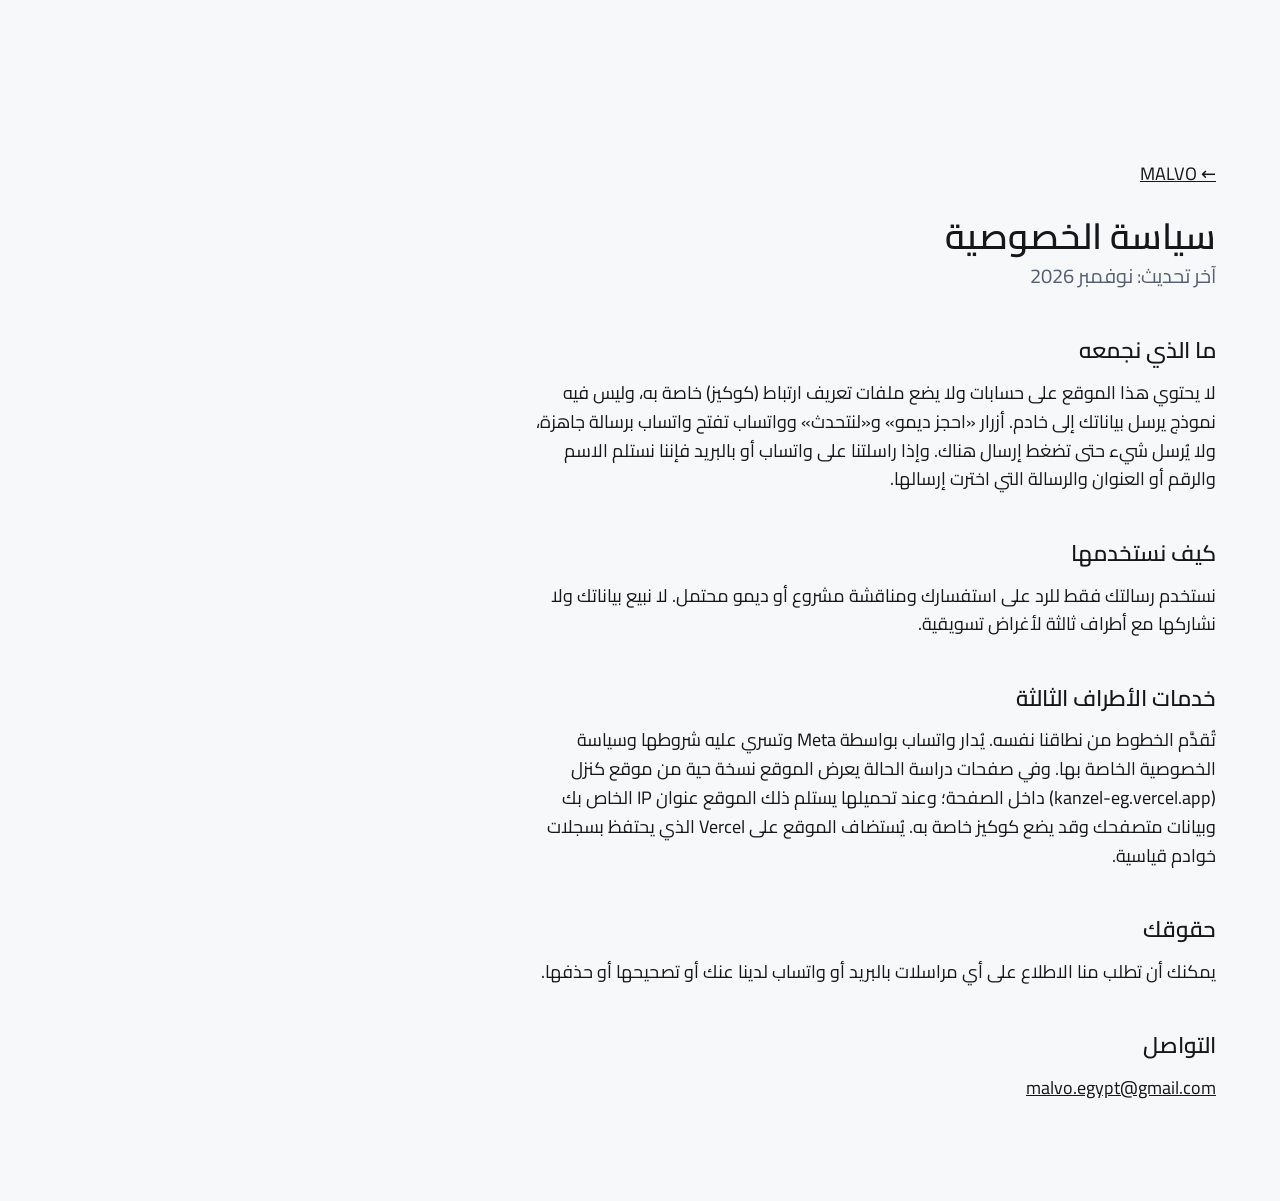
<file: privacy-ar.html>
<!DOCTYPE html><html lang="ar" dir="rtl"><head><meta charset="utf-8"><meta name="viewport" content="width=device-width, initial-scale=1"><title>سياسة الخصوصية — MALVO</title><meta name="robots" content="noindex"><link rel="icon" href="/favicon.svg"><link rel="preload" href="fonts/Cairo-VF.woff" as="font" type="font/woff" crossorigin><link rel="stylesheet" href="fonts-ar.css"><link rel="stylesheet" href="/style.css"><link rel="stylesheet" href="/rtl.css"><style>main{padding:clamp(96px,14vw,160px) 0 80px}main p,main li{max-width:68ch;margin:0 0 1em}main h2{font-size:1.4rem;margin:2em 0 .6em}</style></head><body><main><div class="wrap"><a href="/ar">← MALVO</a><h1 style="margin-top:24px">سياسة الخصوصية</h1><p class="lead">آخر تحديث: نوفمبر 2026</p>
<h2>ما الذي نجمعه</h2><p>لا يحتوي هذا الموقع على حسابات ولا يضع ملفات تعريف ارتباط (كوكيز) خاصة به، وليس فيه نموذج يرسل بياناتك إلى خادم. أزرار «احجز ديمو» و«لنتحدث» وواتساب تفتح واتساب برسالة جاهزة، ولا يُرسل شيء حتى تضغط إرسال هناك. وإذا راسلتنا على واتساب أو بالبريد فإننا نستلم الاسم والرقم أو العنوان والرسالة التي اخترت إرسالها.</p>
<h2>كيف نستخدمها</h2><p>نستخدم رسالتك فقط للرد على استفسارك ومناقشة مشروع أو ديمو محتمل. لا نبيع بياناتك ولا نشاركها مع أطراف ثالثة لأغراض تسويقية.</p>
<h2>خدمات الأطراف الثالثة</h2><p>تُقدَّم الخطوط من نطاقنا نفسه. يُدار واتساب بواسطة Meta وتسري عليه شروطها وسياسة الخصوصية الخاصة بها. وفي صفحات دراسة الحالة يعرض الموقع نسخة حية من موقع كنزل (kanzel-eg.vercel.app) داخل الصفحة؛ وعند تحميلها يستلم ذلك الموقع عنوان IP الخاص بك وبيانات متصفحك وقد يضع كوكيز خاصة به. يُستضاف الموقع على Vercel الذي يحتفظ بسجلات خوادم قياسية.</p>
<h2>حقوقك</h2><p>يمكنك أن تطلب منا الاطلاع على أي مراسلات بالبريد أو واتساب لدينا عنك أو تصحيحها أو حذفها.</p>
<h2>التواصل</h2><p><a href="mailto:malvo.egypt@gmail.com">malvo.egypt@gmail.com</a></p></div></main></body></html>
</file>
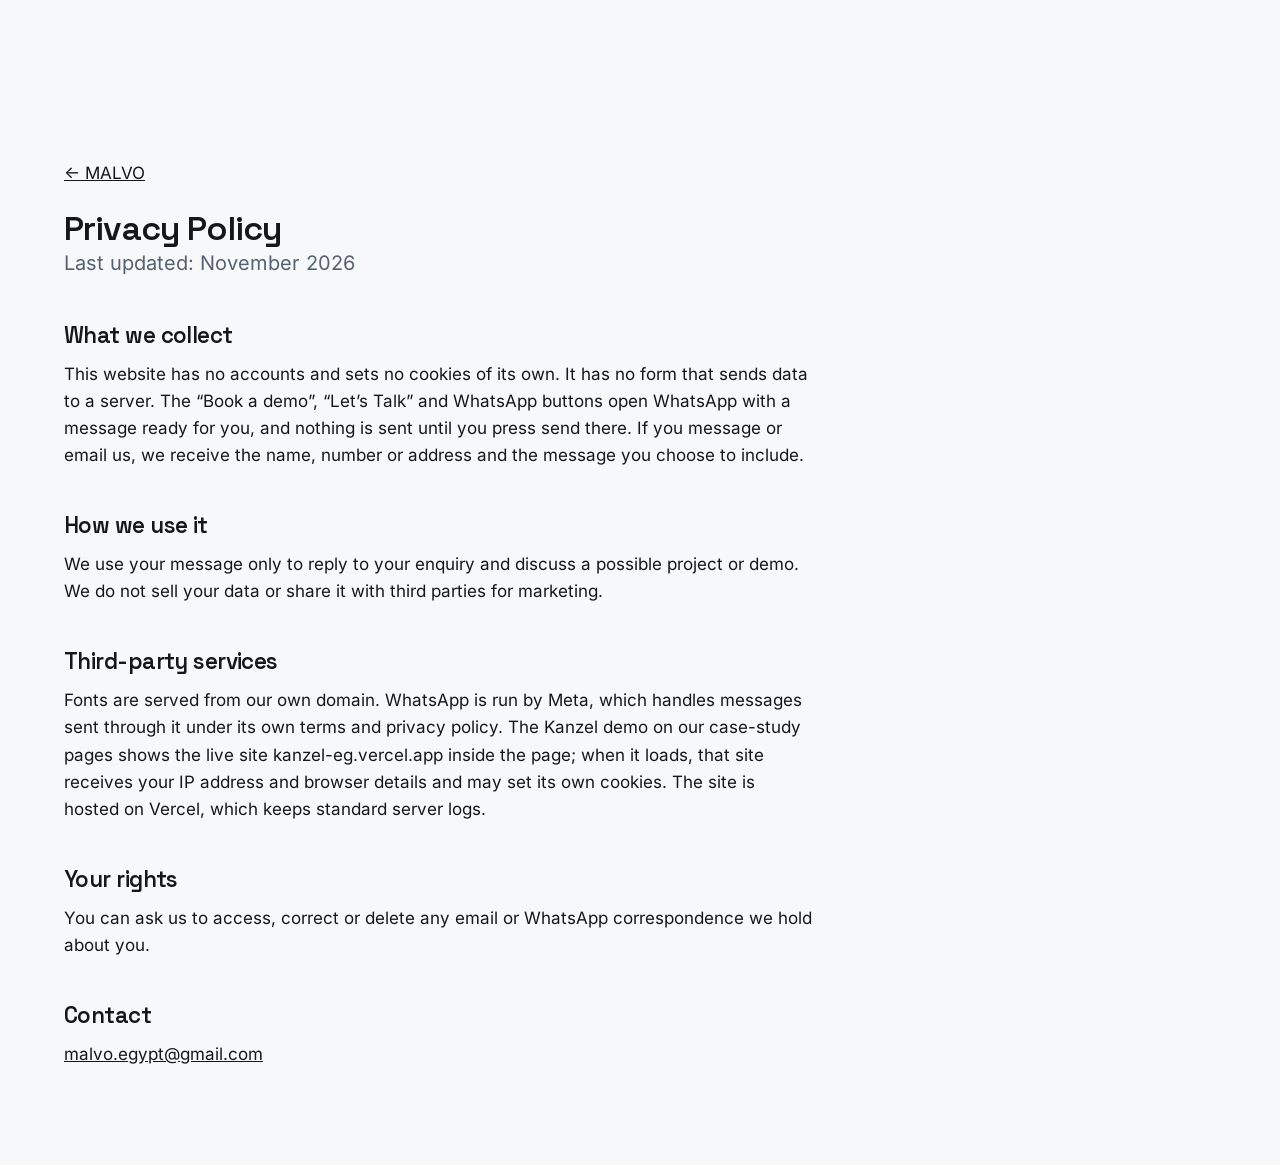
<file: privacy.html>
<!DOCTYPE html><html lang="en"><head><meta charset="utf-8"><meta name="viewport" content="width=device-width, initial-scale=1"><title>Privacy Policy — MALVO</title><meta name="robots" content="noindex"><link rel="icon" href="/favicon.svg"><link rel="preload" href="fonts/Inter-400.woff" as="font" type="font/woff" crossorigin><link rel="preload" href="fonts/Inter-500.woff" as="font" type="font/woff" crossorigin><link rel="preload" href="fonts/SpaceGrotesk-VF.woff" as="font" type="font/woff" crossorigin><link rel="stylesheet" href="fonts.css"><link rel="stylesheet" href="/style.css"><style>main{padding:clamp(96px,14vw,160px) 0 80px}main p,main li{max-width:68ch;margin:0 0 1em}main h2{font-size:1.4rem;margin:2em 0 .6em}main ul{padding-left:1.2em}</style></head><body><main><div class="wrap"><a href="/">← MALVO</a><h1 style="margin-top:24px">Privacy Policy</h1><p class="lead">Last updated: November 2026</p>
<h2>What we collect</h2><p>This website has no accounts and sets no cookies of its own. It has no form that sends data to a server. The “Book a demo”, “Let’s Talk” and WhatsApp buttons open WhatsApp with a message ready for you, and nothing is sent until you press send there. If you message or email us, we receive the name, number or address and the message you choose to include.</p>
<h2>How we use it</h2><p>We use your message only to reply to your enquiry and discuss a possible project or demo. We do not sell your data or share it with third parties for marketing.</p>
<h2>Third-party services</h2><p>Fonts are served from our own domain. WhatsApp is run by Meta, which handles messages sent through it under its own terms and privacy policy. The Kanzel demo on our case-study pages shows the live site kanzel-eg.vercel.app inside the page; when it loads, that site receives your IP address and browser details and may set its own cookies. The site is hosted on Vercel, which keeps standard server logs.</p>
<h2>Your rights</h2><p>You can ask us to access, correct or delete any email or WhatsApp correspondence we hold about you.</p>
<h2>Contact</h2><p><a href="mailto:malvo.egypt@gmail.com">malvo.egypt@gmail.com</a></p></div></main></body></html>
</file>
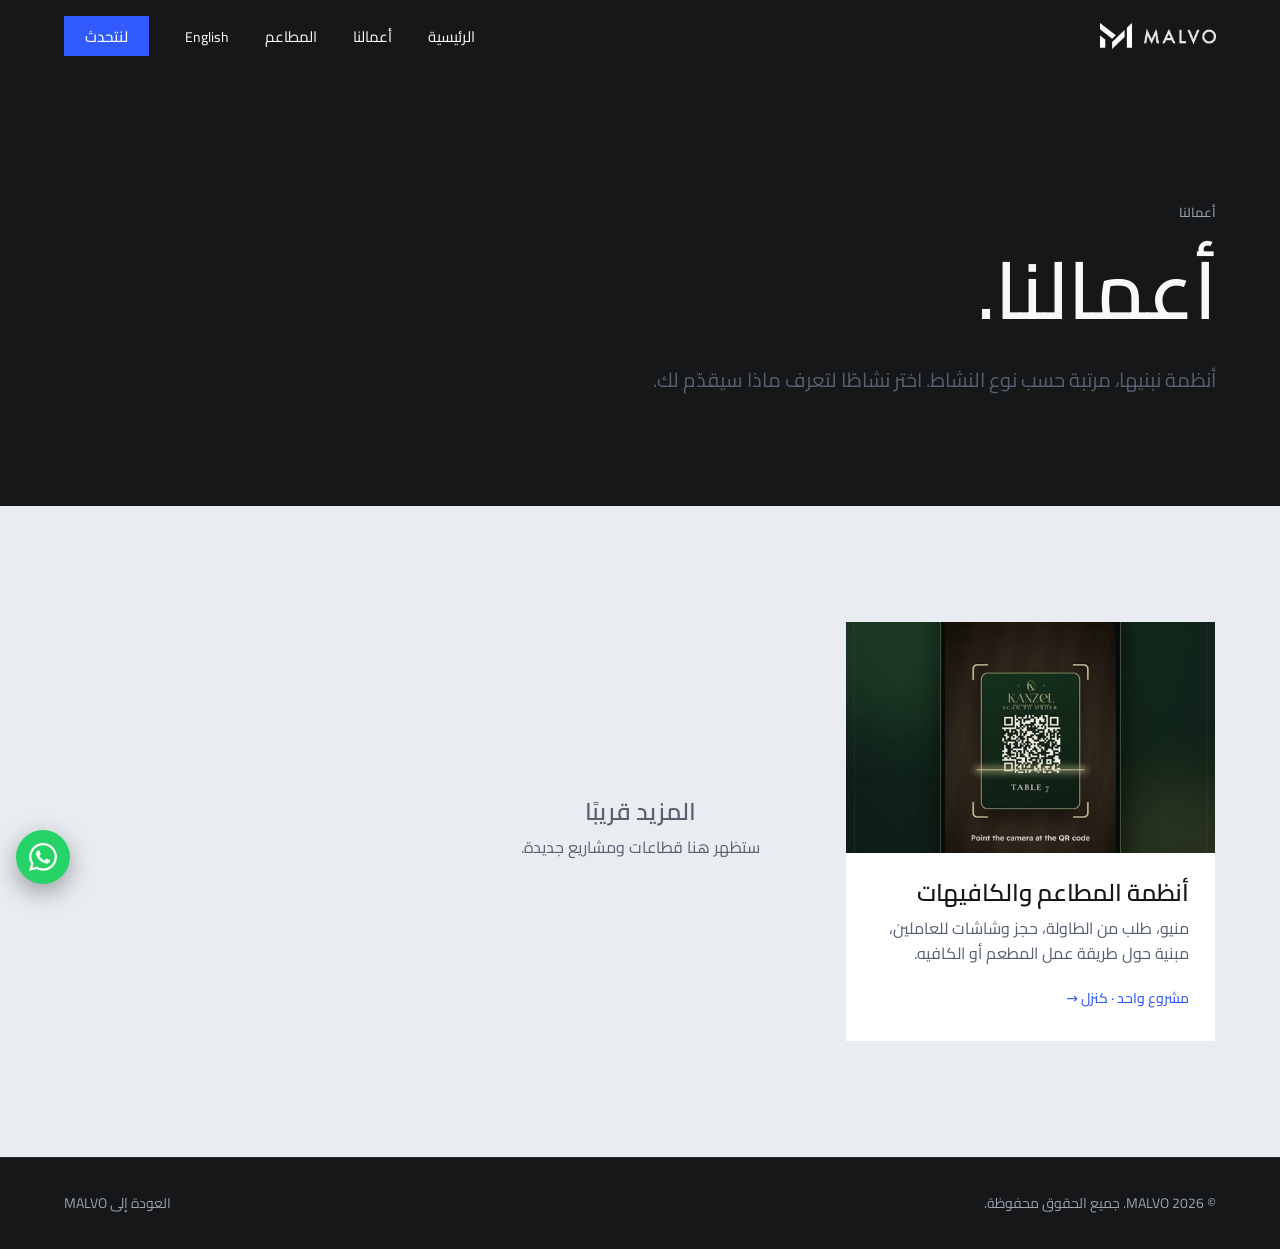
<file: projects-ar.html>
<!DOCTYPE html>
<html lang="ar" dir="rtl">
<head><meta charset="utf-8"><meta name="viewport" content="width=device-width, initial-scale=1, viewport-fit=cover">
<title>أعمالنا وأنظمتنا | MALVO</title><meta name="description" content="ما تبنيه MALVO، حسب القطاع."><meta name="theme-color" content="#151719">
<meta property="og:type" content="website"><meta property="og:site_name" content="MALVO"><meta property="og:title" content="أعمالنا وأنظمتنا | MALVO"><meta property="og:description" content="ما تبنيه MALVO، حسب القطاع."><meta property="og:url" content="https://malvo-eg.vercel.app/projects-ar">
<meta property="og:image" content="https://malvo-eg.vercel.app/og-image-ar.png"><meta property="og:image:width" content="1200"><meta property="og:image:height" content="630"><meta property="og:locale" content="ar_EG"><meta property="og:image:alt" content="أعمالنا وأنظمتنا | MALVO"><meta name="twitter:card" content="summary_large_image"><meta name="twitter:title" content="أعمالنا وأنظمتنا | MALVO"><meta name="twitter:description" content="ما تبنيه MALVO، حسب القطاع."><meta name="twitter:image" content="https://malvo-eg.vercel.app/og-image-ar.png">
<link rel="canonical" href="https://malvo-eg.vercel.app/projects-ar"><link rel="alternate" hreflang="en" href="https://malvo-eg.vercel.app/projects"><link rel="alternate" hreflang="ar" href="https://malvo-eg.vercel.app/projects-ar">
<link rel="icon" type="image/svg+xml" href="favicon.svg"><link rel="apple-touch-icon" href="apple-touch-icon.png">
<link rel="preload" href="fonts/Cairo-VF.woff" as="font" type="font/woff" crossorigin><link rel="stylesheet" href="fonts-ar.css"><link rel="stylesheet" href="style.css"><link rel="stylesheet" href="pages.css"><link rel="stylesheet" href="rtl.css"></head>
<body><a class="skip" href="#main">تخطي إلى المحتوى</a><div class="prog" id="prog" aria-hidden="true"></div>
<header id="hdr"><div class="wrap bar"><a class="logo" href="ar.html" aria-label="MALVO، الرئيسية"><svg viewBox="0 0 442 358" aria-hidden="true"><path d="M0 0 L218 169 L167 218 L0 86 Z"/><path d="M0 171 L72 227 L72 342 L0 342 Z"/><path d="M167 262 L338 98 L338 192 L167 358 Z"/><path d="M370 66 L442 0 L442 342 L370 342 Z"/></svg><img src="malvo-wordmark.png" alt="" width="73" height="15"></a>
<button class="burger" id="burger" aria-expanded="false" aria-controls="menu" aria-label="فتح القائمة"><span></span><span></span><span></span></button>
<nav id="menu" aria-label="القائمة الرئيسية"><ul><li><a href="ar.html">الرئيسية</a></li><li><a href="projects-ar" aria-current=page>أعمالنا</a></li><li><a href="restaurants-ar">المطاعم</a></li><li><a class="lang" href="projects" hreflang="en" lang="en">English</a></li><li><a class="btn pri" href="https://wa.me/201271570930?text=%D9%85%D8%B1%D8%AD%D8%A8%D9%8B%D8%A7%20MALVO%D8%8C%20%D8%A3%D8%B1%D9%8A%D8%AF%20%D8%AD%D8%AC%D8%B2%20%D8%AF%D9%8A%D9%85%D9%88%20%D9%84%D9%86%D8%B8%D8%A7%D9%85%20%D8%A7%D9%84%D9%85%D8%B7%D8%A7%D8%B9%D9%85%20%D9%88%D8%A7%D9%84%D9%83%D8%A7%D9%81%D9%8A%D9%87%D8%A7%D8%AA." target="_blank" rel="noopener">لنتحدث</a></li></ul></nav></div></header>
<main id="main"><section class="ph"><div class="wrap"><div class="crumb" role="navigation" aria-label="مسار التنقل"><span>أعمالنا</span></div><h1>أعمالنا.</h1><p class="lead">أنظمة نبنيها، مرتبة حسب نوع النشاط. اختر نشاطًا لتعرف ماذا سيقدّم لك.</p></div></section>
<section class="pgs mist"><div class="wrap g3"><a class="pcard" href="restaurants-ar"><img src="kanzel-poster.jpg" alt="" loading="lazy"><div><h3>أنظمة المطاعم والكافيهات</h3><p>منيو، طلب من الطاولة، حجز وشاشات للعاملين، مبنية حول طريقة عمل المطعم أو الكافيه.</p><small>مشروع واحد · كنزل →</small></div></a>
<div class="pcard soon"><div><h3>المزيد قريبًا</h3><p>ستظهر هنا قطاعات ومشاريع جديدة.</p></div></div></div></section></main>
<footer class="pf"><div class="wrap"><span>© 2026 MALVO. جميع الحقوق محفوظة.</span><a href="ar.html">العودة إلى MALVO</a></div></footer>
<a class="wa" href="https://wa.me/201271570930?text=%D8%A3%D9%87%D9%84%D8%A7%D9%8B%20MALVO%D8%8C%20%D8%AD%D8%A7%D8%A8%D8%A8%20%D8%A3%D8%AA%D9%83%D9%84%D9%85%20%D8%B9%D9%86%20%D9%85%D8%B4%D8%B1%D9%88%D8%B9." target="_blank" rel="noopener" aria-label="تواصل على واتساب"><svg viewBox="0 0 24 24" aria-hidden="true"><path d="M17.472 14.382c-.297-.149-1.758-.867-2.03-.967-.273-.099-.471-.148-.67.15-.197.297-.767.966-.94 1.164-.173.199-.347.223-.644.075-.297-.15-1.255-.463-2.39-1.475-.883-.788-1.48-1.761-1.653-2.059-.173-.297-.018-.458.13-.606.134-.133.298-.347.446-.52.149-.174.198-.298.298-.497.099-.198.05-.371-.025-.52-.075-.149-.669-1.612-.916-2.207-.242-.579-.487-.5-.669-.51-.173-.008-.371-.01-.57-.01-.198 0-.52.074-.792.372-.272.297-1.04 1.016-1.04 2.479 0 1.462 1.065 2.875 1.213 3.074.149.198 2.096 3.2 5.077 4.487.709.306 1.262.489 1.694.625.712.227 1.36.195 1.871.118.571-.085 1.758-.719 2.006-1.413.248-.694.248-1.289.173-1.413-.074-.124-.272-.198-.57-.347m-5.421 7.403h-.004a9.87 9.87 0 01-5.031-1.378l-.361-.214-3.741.982.998-3.648-.235-.374a9.86 9.86 0 01-1.51-5.26c.001-5.45 4.436-9.884 9.888-9.884 2.64 0 5.122 1.03 6.988 2.898a9.825 9.825 0 012.893 6.994c-.003 5.45-4.437 9.884-9.885 9.884m8.413-18.297A11.815 11.815 0 0012.05 0C5.495 0 .16 5.335.157 11.892c0 2.096.547 4.142 1.588 5.945L.057 24l6.305-1.654a11.882 11.882 0 005.683 1.448h.005c6.554 0 11.89-5.335 11.893-11.893a11.821 11.821 0 00-3.48-8.413Z"/></svg></a><script src="pages.js" defer></script></body></html>
</file>
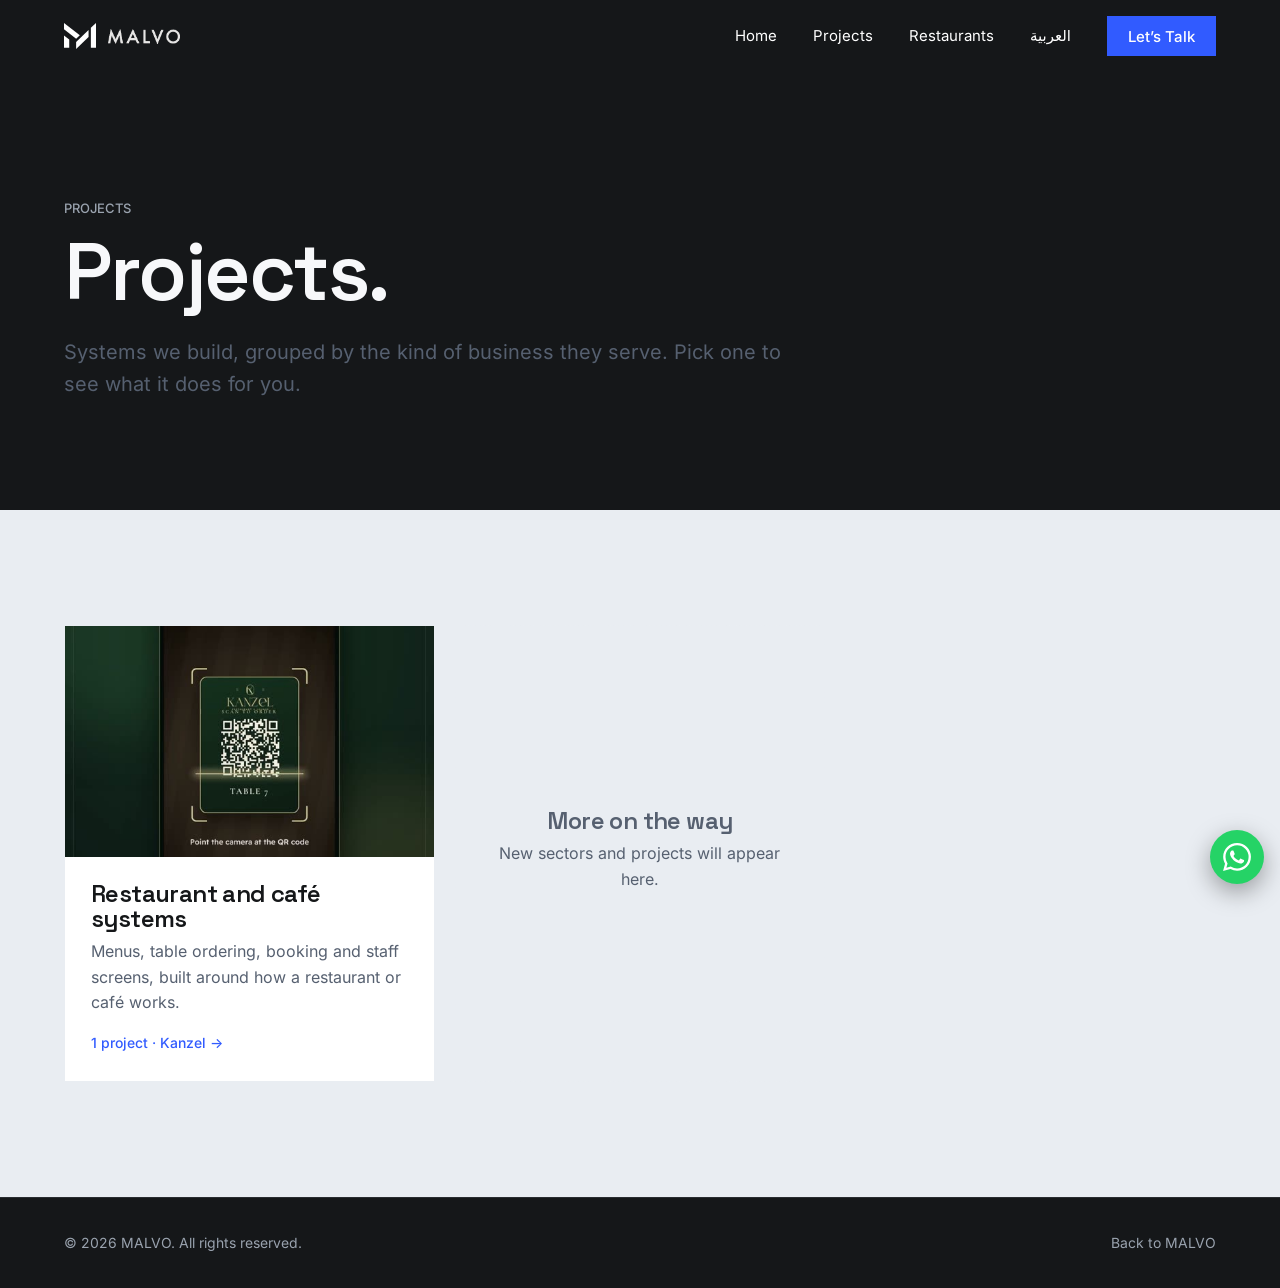
<file: projects.html>
<!DOCTYPE html>
<html lang="en">
<head><meta charset="utf-8"><meta name="viewport" content="width=device-width, initial-scale=1, viewport-fit=cover">
<title>Projects &amp; systems | MALVO</title><meta name="description" content="What MALVO builds, by sector."><meta name="theme-color" content="#151719">
<meta property="og:type" content="website"><meta property="og:site_name" content="MALVO"><meta property="og:title" content="Projects &amp; systems | MALVO"><meta property="og:description" content="What MALVO builds, by sector."><meta property="og:url" content="https://malvo-eg.vercel.app/projects">
<meta property="og:image" content="https://malvo-eg.vercel.app/og-image.png"><meta property="og:image:width" content="1200"><meta property="og:image:height" content="630"><meta property="og:locale" content="en_US"><meta property="og:image:alt" content="Projects &amp; systems | MALVO"><meta name="twitter:card" content="summary_large_image"><meta name="twitter:title" content="Projects &amp; systems | MALVO"><meta name="twitter:description" content="What MALVO builds, by sector."><meta name="twitter:image" content="https://malvo-eg.vercel.app/og-image.png">
<link rel="canonical" href="https://malvo-eg.vercel.app/projects"><link rel="alternate" hreflang="en" href="https://malvo-eg.vercel.app/projects"><link rel="alternate" hreflang="ar" href="https://malvo-eg.vercel.app/projects-ar">
<link rel="icon" type="image/svg+xml" href="favicon.svg"><link rel="apple-touch-icon" href="apple-touch-icon.png">
<link rel="preload" href="fonts/Inter-400.woff" as="font" type="font/woff" crossorigin><link rel="preload" href="fonts/Inter-500.woff" as="font" type="font/woff" crossorigin><link rel="preload" href="fonts/SpaceGrotesk-VF.woff" as="font" type="font/woff" crossorigin><link rel="stylesheet" href="fonts.css"><link rel="stylesheet" href="style.css"><link rel="stylesheet" href="pages.css"></head>
<body><a class="skip" href="#main">Skip to content</a><div class="prog" id="prog" aria-hidden="true"></div>
<header id="hdr"><div class="wrap bar"><a class="logo" href="index.html" aria-label="MALVO home"><svg viewBox="0 0 442 358" aria-hidden="true"><path d="M0 0 L218 169 L167 218 L0 86 Z"/><path d="M0 171 L72 227 L72 342 L0 342 Z"/><path d="M167 262 L338 98 L338 192 L167 358 Z"/><path d="M370 66 L442 0 L442 342 L370 342 Z"/></svg><img src="malvo-wordmark.png" alt="" width="73" height="15"></a>
<button class="burger" id="burger" aria-expanded="false" aria-controls="menu" aria-label="Open menu"><span></span><span></span><span></span></button>
<nav id="menu" aria-label="Main"><ul><li><a href="index.html">Home</a></li><li><a href="projects" aria-current=page>Projects</a></li><li><a href="restaurants">Restaurants</a></li><li><a class="lang" href="projects-ar" hreflang="ar" lang="ar">العربية</a></li><li><a class="btn pri" href="https://wa.me/201271570930?text=Hi%20MALVO%2C%20I%E2%80%99d%20like%20to%20book%20a%20demo%20of%20the%20restaurant%20and%20caf%C3%A9%20system." target="_blank" rel="noopener">Let’s Talk</a></li></ul></nav></div></header>
<main id="main"><section class="ph"><div class="wrap"><div class="crumb" role="navigation" aria-label="Breadcrumb"><span>Projects</span></div><h1>Projects.</h1><p class="lead">Systems we build, grouped by the kind of business they serve. Pick one to see what it does for you.</p></div></section>
<section class="pgs mist"><div class="wrap g3"><a class="pcard" href="restaurants"><img src="kanzel-poster.jpg" alt="" loading="lazy"><div><h3>Restaurant and café systems</h3><p>Menus, table ordering, booking and staff screens, built around how a restaurant or café works.</p><small>1 project · Kanzel →</small></div></a>
<div class="pcard soon"><div><h3>More on the way</h3><p>New sectors and projects will appear here.</p></div></div></div></section></main>
<footer class="pf"><div class="wrap"><span>© 2026 MALVO. All rights reserved.</span><a href="index.html">Back to MALVO</a></div></footer>
<a class="wa" href="https://wa.me/201271570930?text=Hi%20MALVO%2C%20I%E2%80%99d%20like%20to%20talk%20about%20a%20project." target="_blank" rel="noopener" aria-label="Chat on WhatsApp"><svg viewBox="0 0 24 24" aria-hidden="true"><path d="M17.472 14.382c-.297-.149-1.758-.867-2.03-.967-.273-.099-.471-.148-.67.15-.197.297-.767.966-.94 1.164-.173.199-.347.223-.644.075-.297-.15-1.255-.463-2.39-1.475-.883-.788-1.48-1.761-1.653-2.059-.173-.297-.018-.458.13-.606.134-.133.298-.347.446-.52.149-.174.198-.298.298-.497.099-.198.05-.371-.025-.52-.075-.149-.669-1.612-.916-2.207-.242-.579-.487-.5-.669-.51-.173-.008-.371-.01-.57-.01-.198 0-.52.074-.792.372-.272.297-1.04 1.016-1.04 2.479 0 1.462 1.065 2.875 1.213 3.074.149.198 2.096 3.2 5.077 4.487.709.306 1.262.489 1.694.625.712.227 1.36.195 1.871.118.571-.085 1.758-.719 2.006-1.413.248-.694.248-1.289.173-1.413-.074-.124-.272-.198-.57-.347m-5.421 7.403h-.004a9.87 9.87 0 01-5.031-1.378l-.361-.214-3.741.982.998-3.648-.235-.374a9.86 9.86 0 01-1.51-5.26c.001-5.45 4.436-9.884 9.888-9.884 2.64 0 5.122 1.03 6.988 2.898a9.825 9.825 0 012.893 6.994c-.003 5.45-4.437 9.884-9.885 9.884m8.413-18.297A11.815 11.815 0 0012.05 0C5.495 0 .16 5.335.157 11.892c0 2.096.547 4.142 1.588 5.945L.057 24l6.305-1.654a11.882 11.882 0 005.683 1.448h.005c6.554 0 11.89-5.335 11.893-11.893a11.821 11.821 0 00-3.48-8.413Z"/></svg></a><script src="pages.js" defer></script></body></html>
</file>
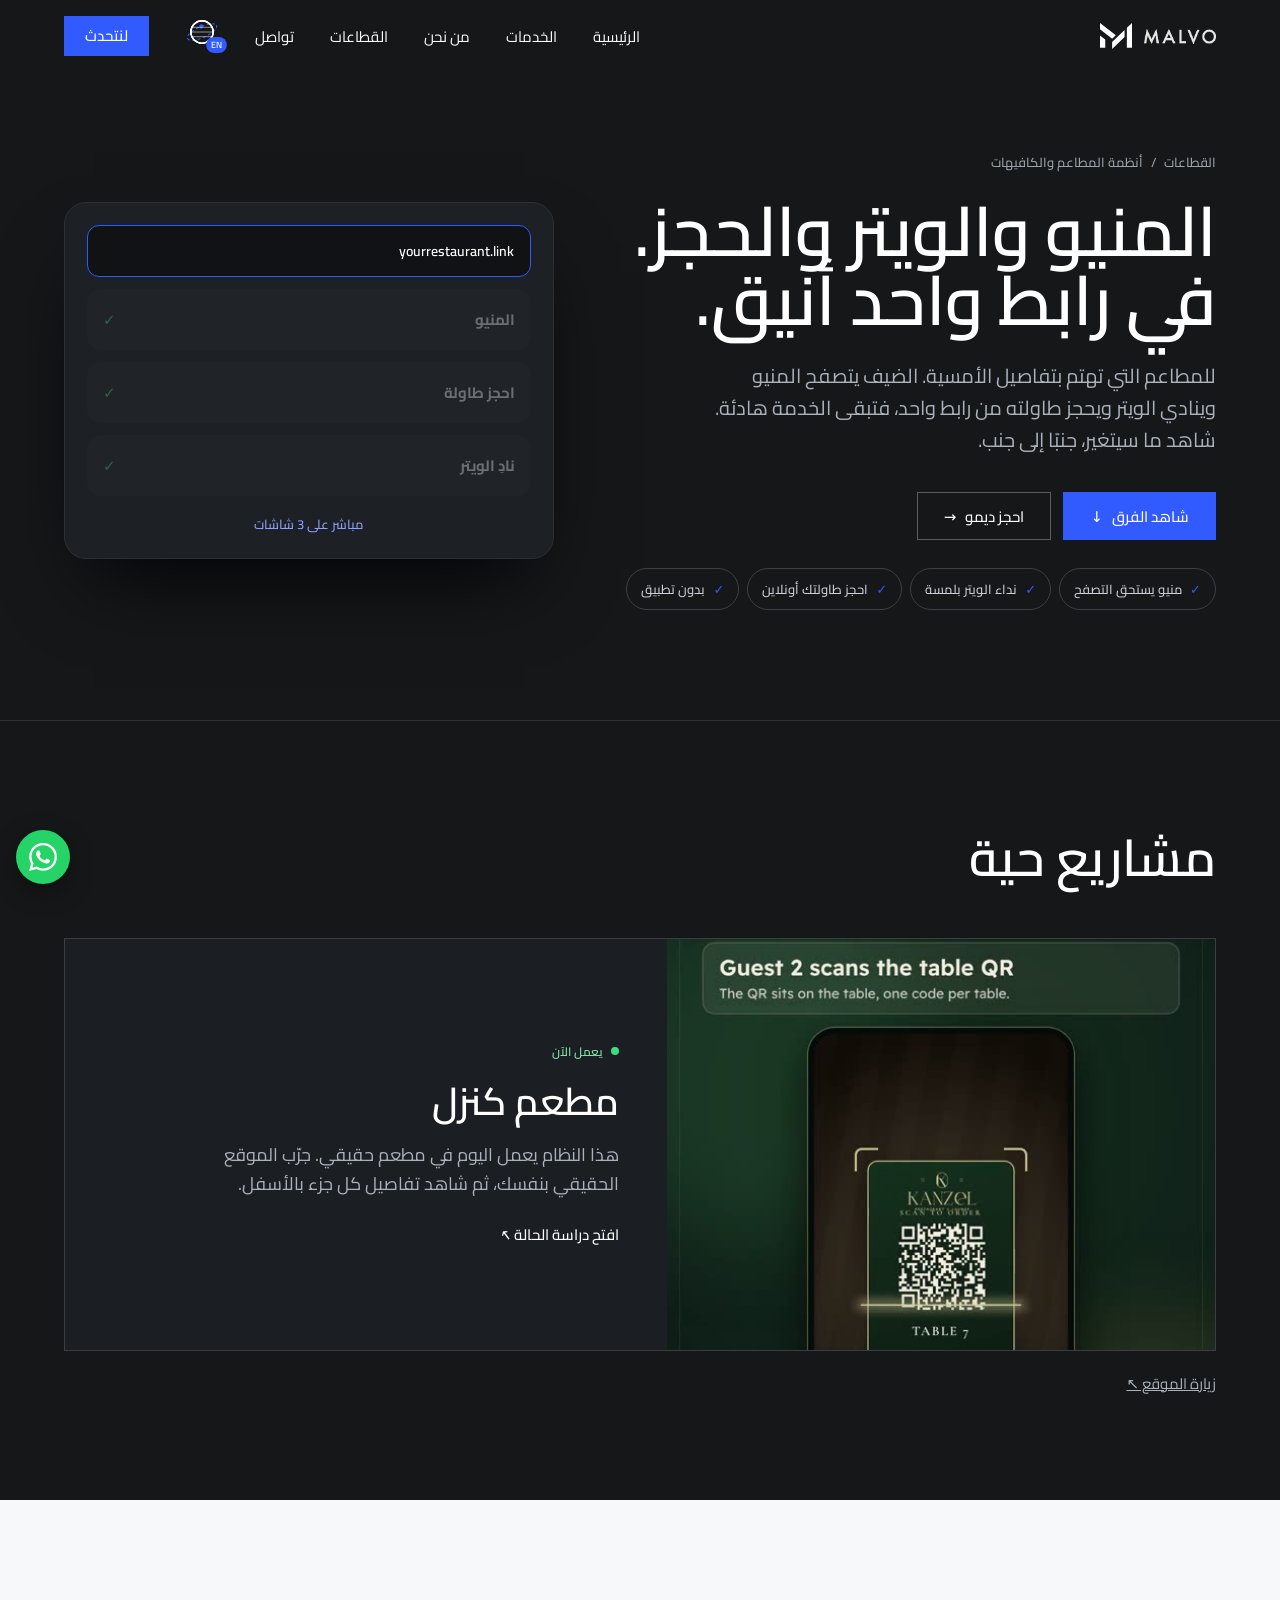
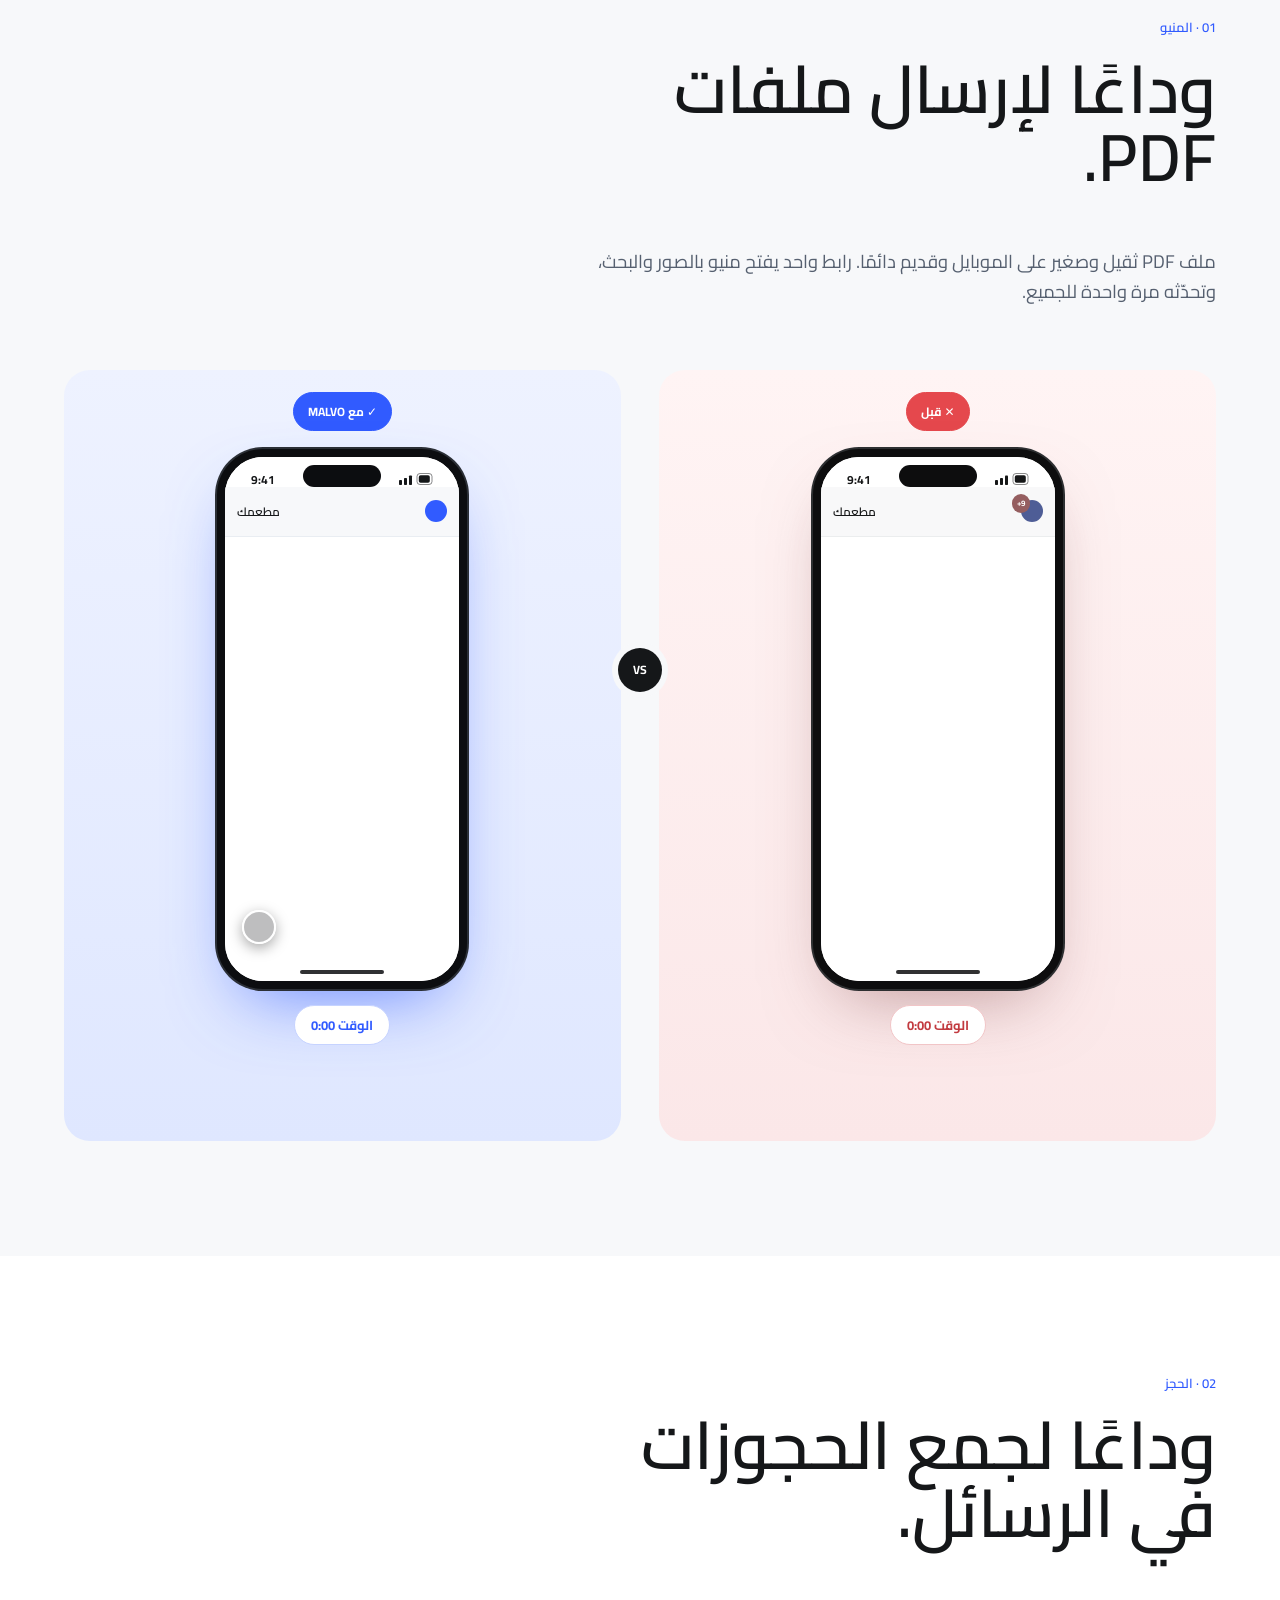
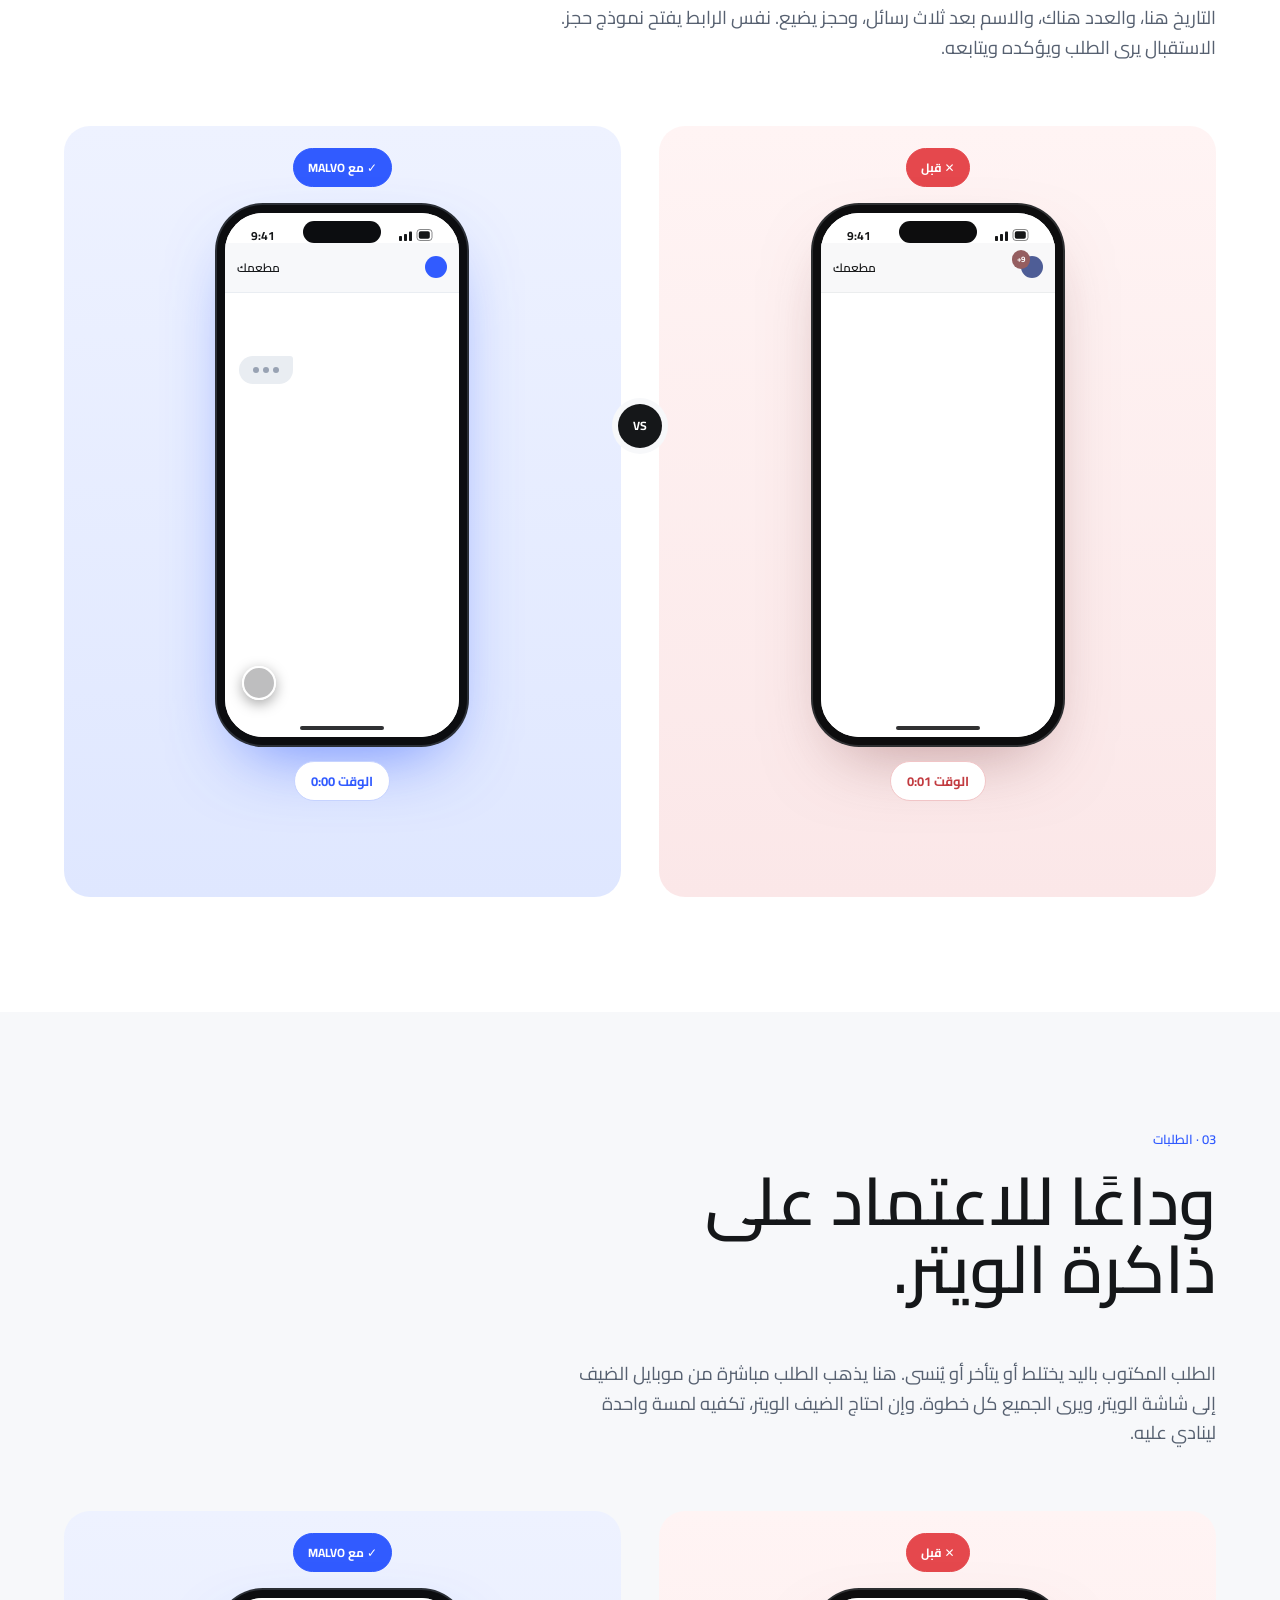
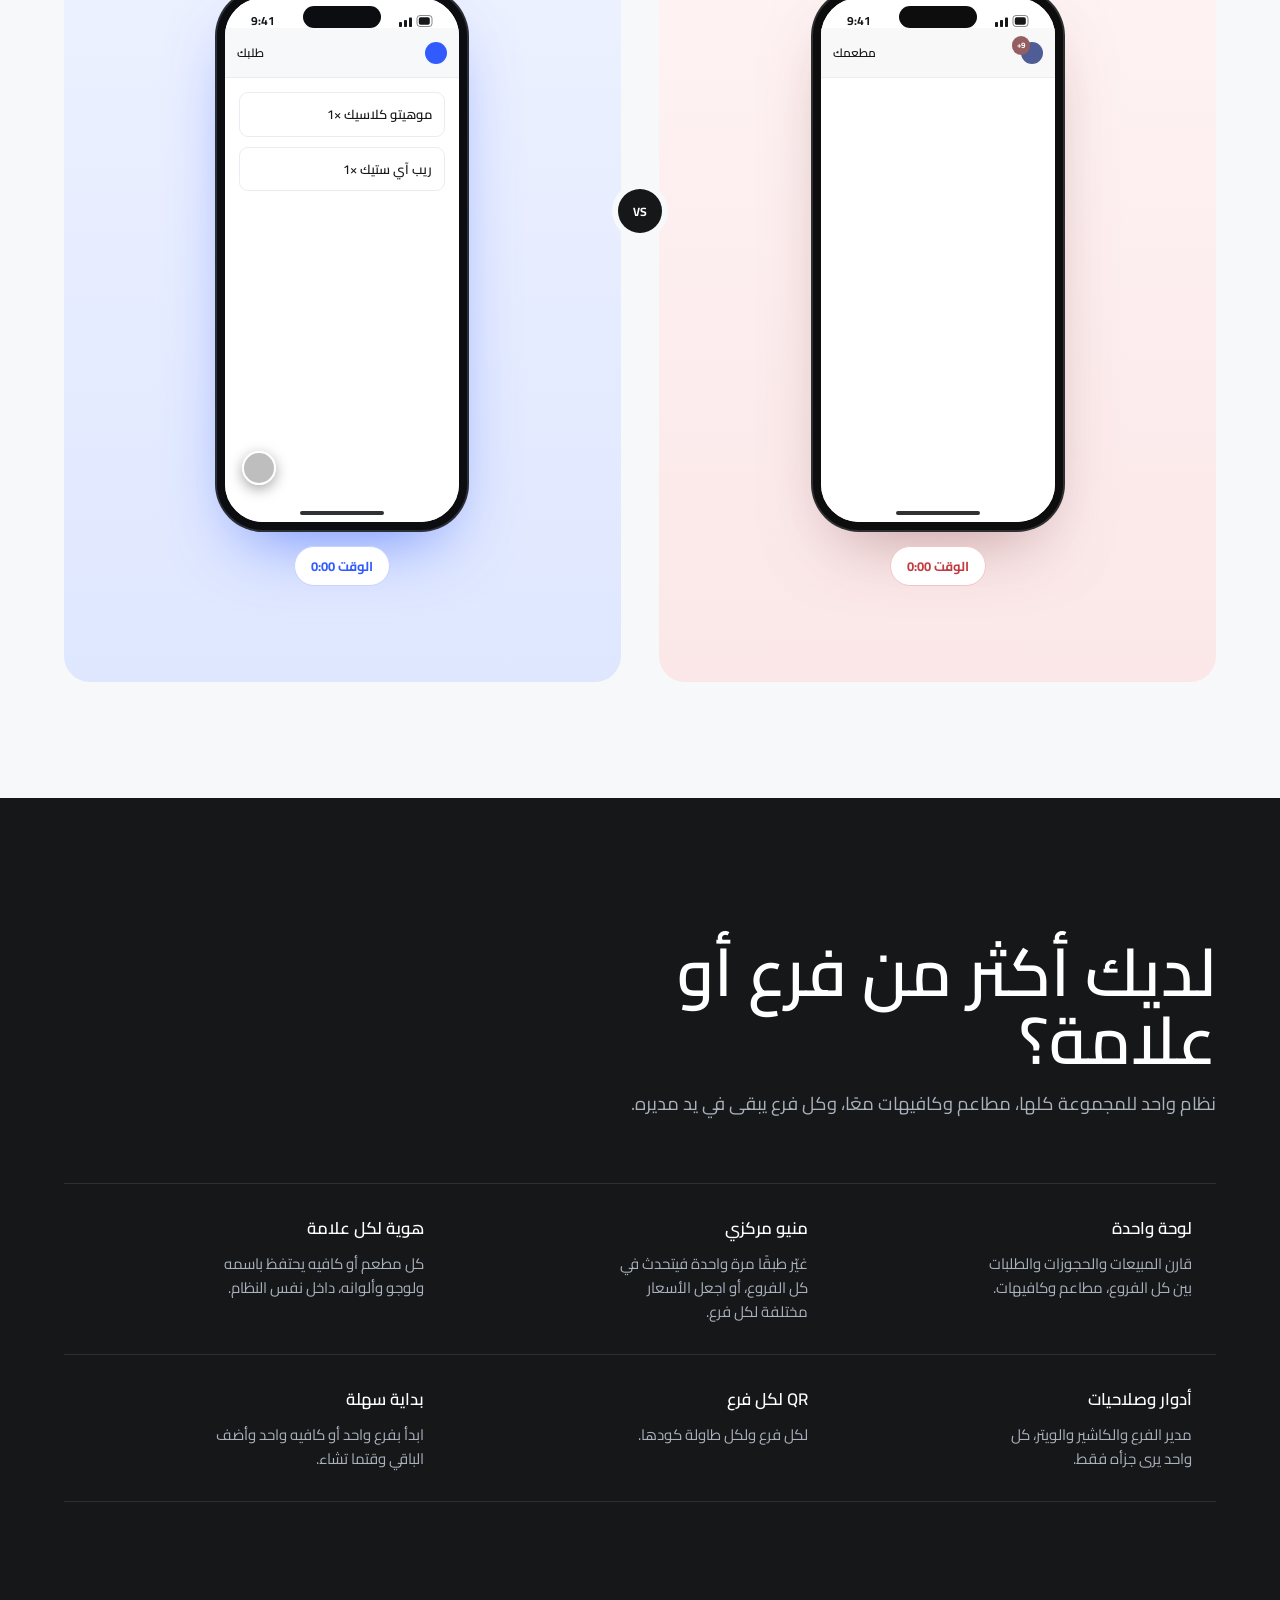
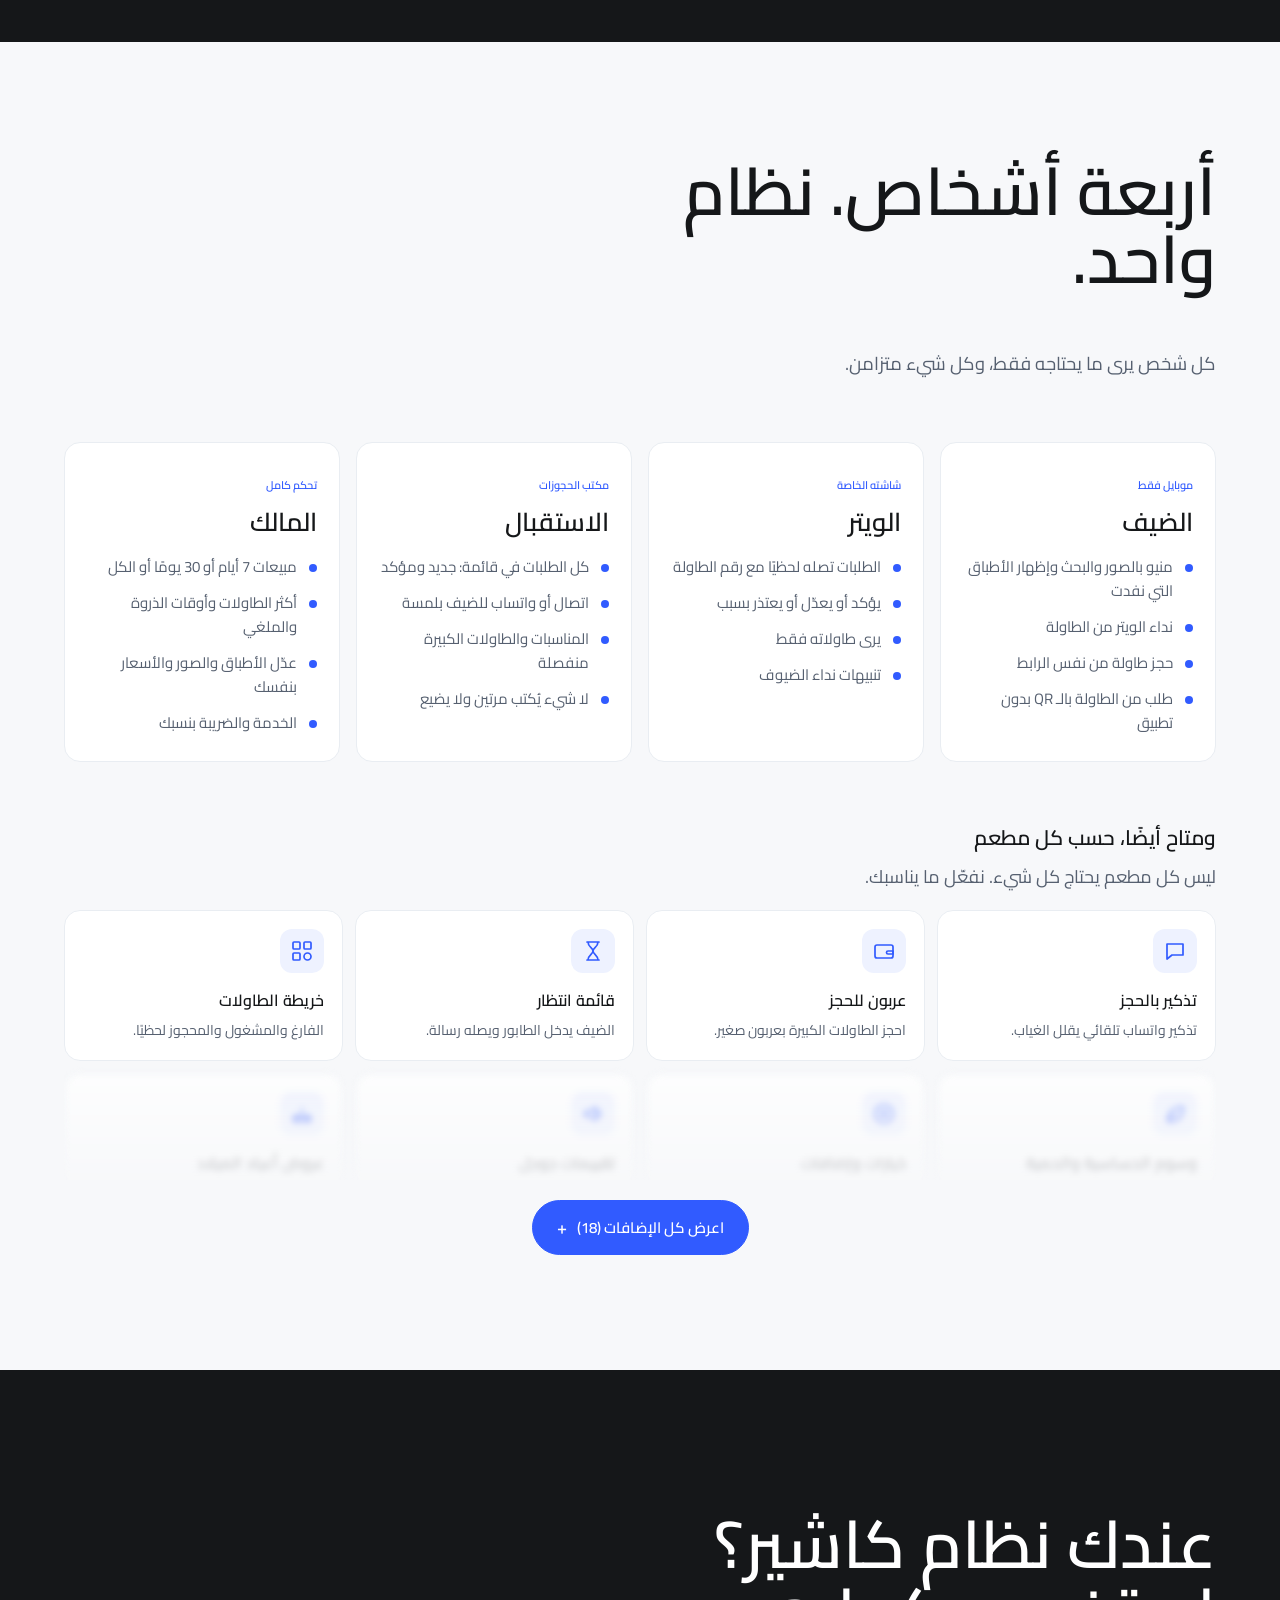
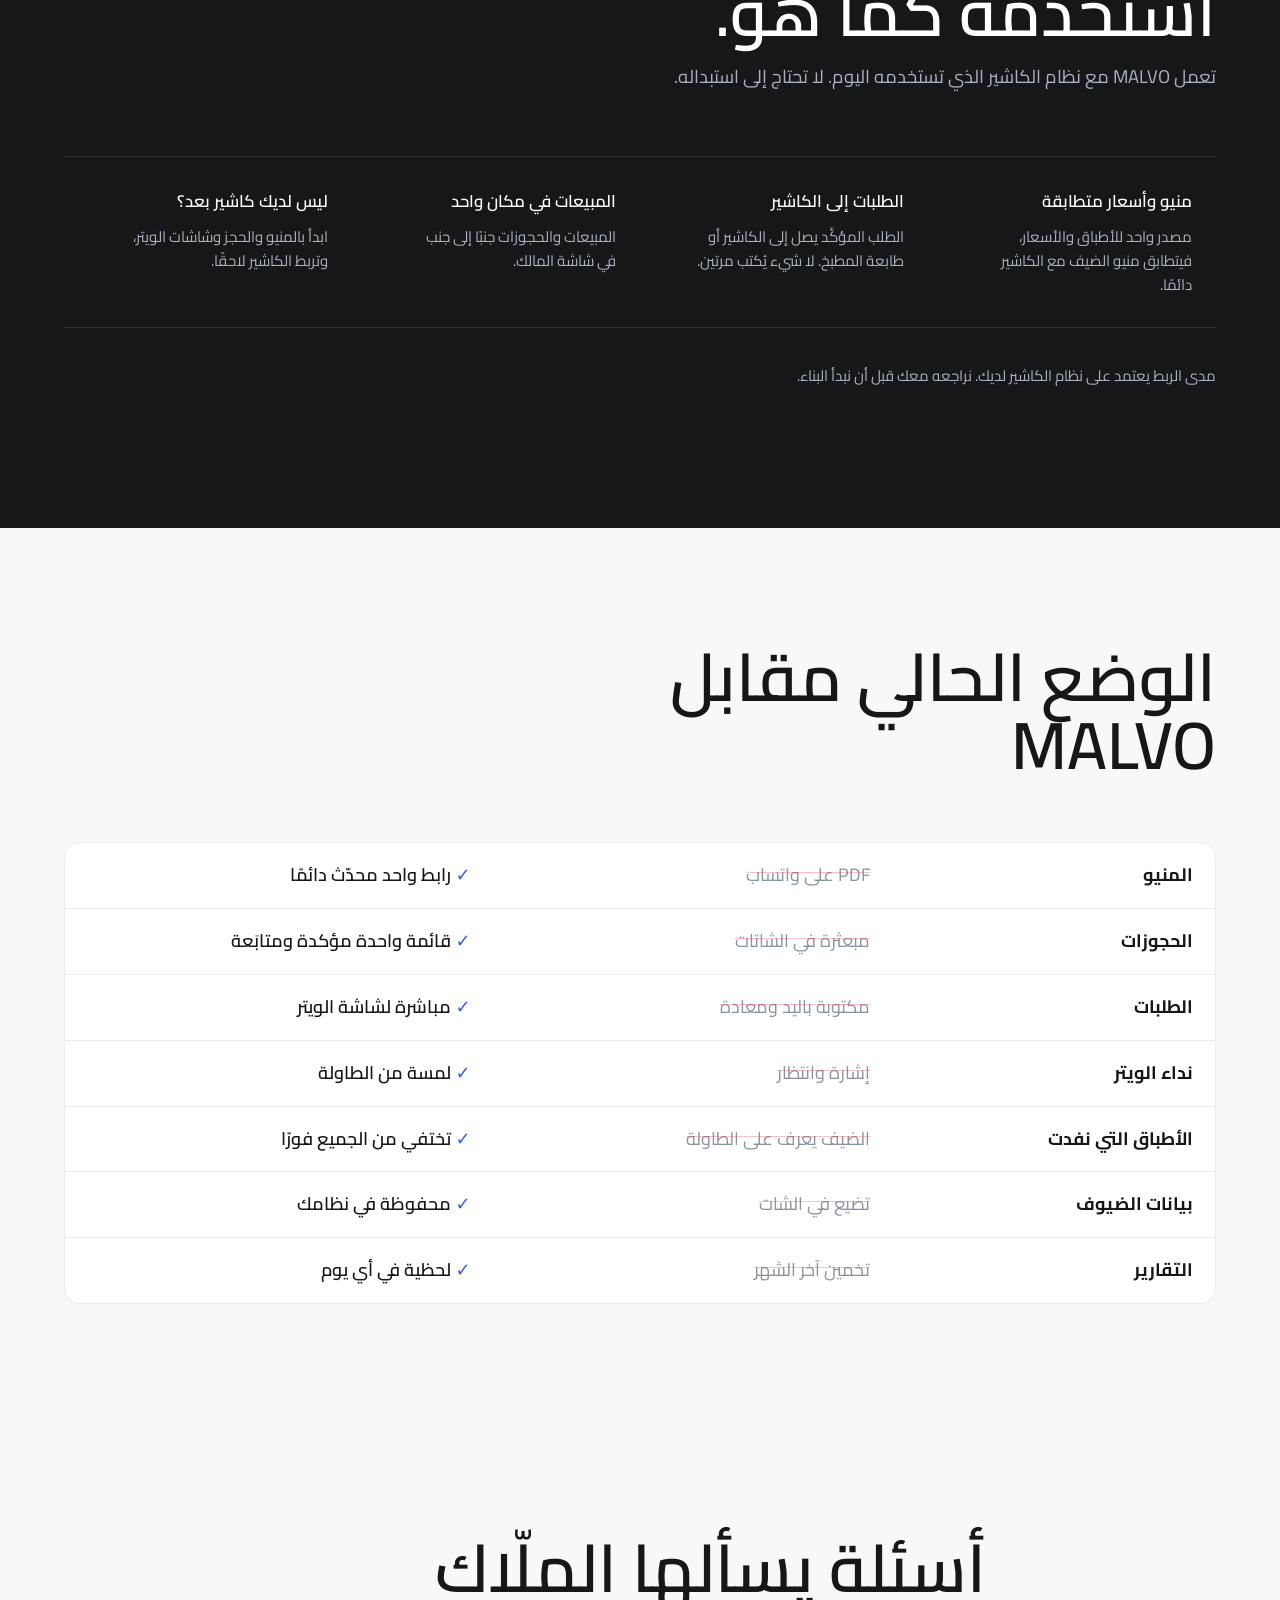
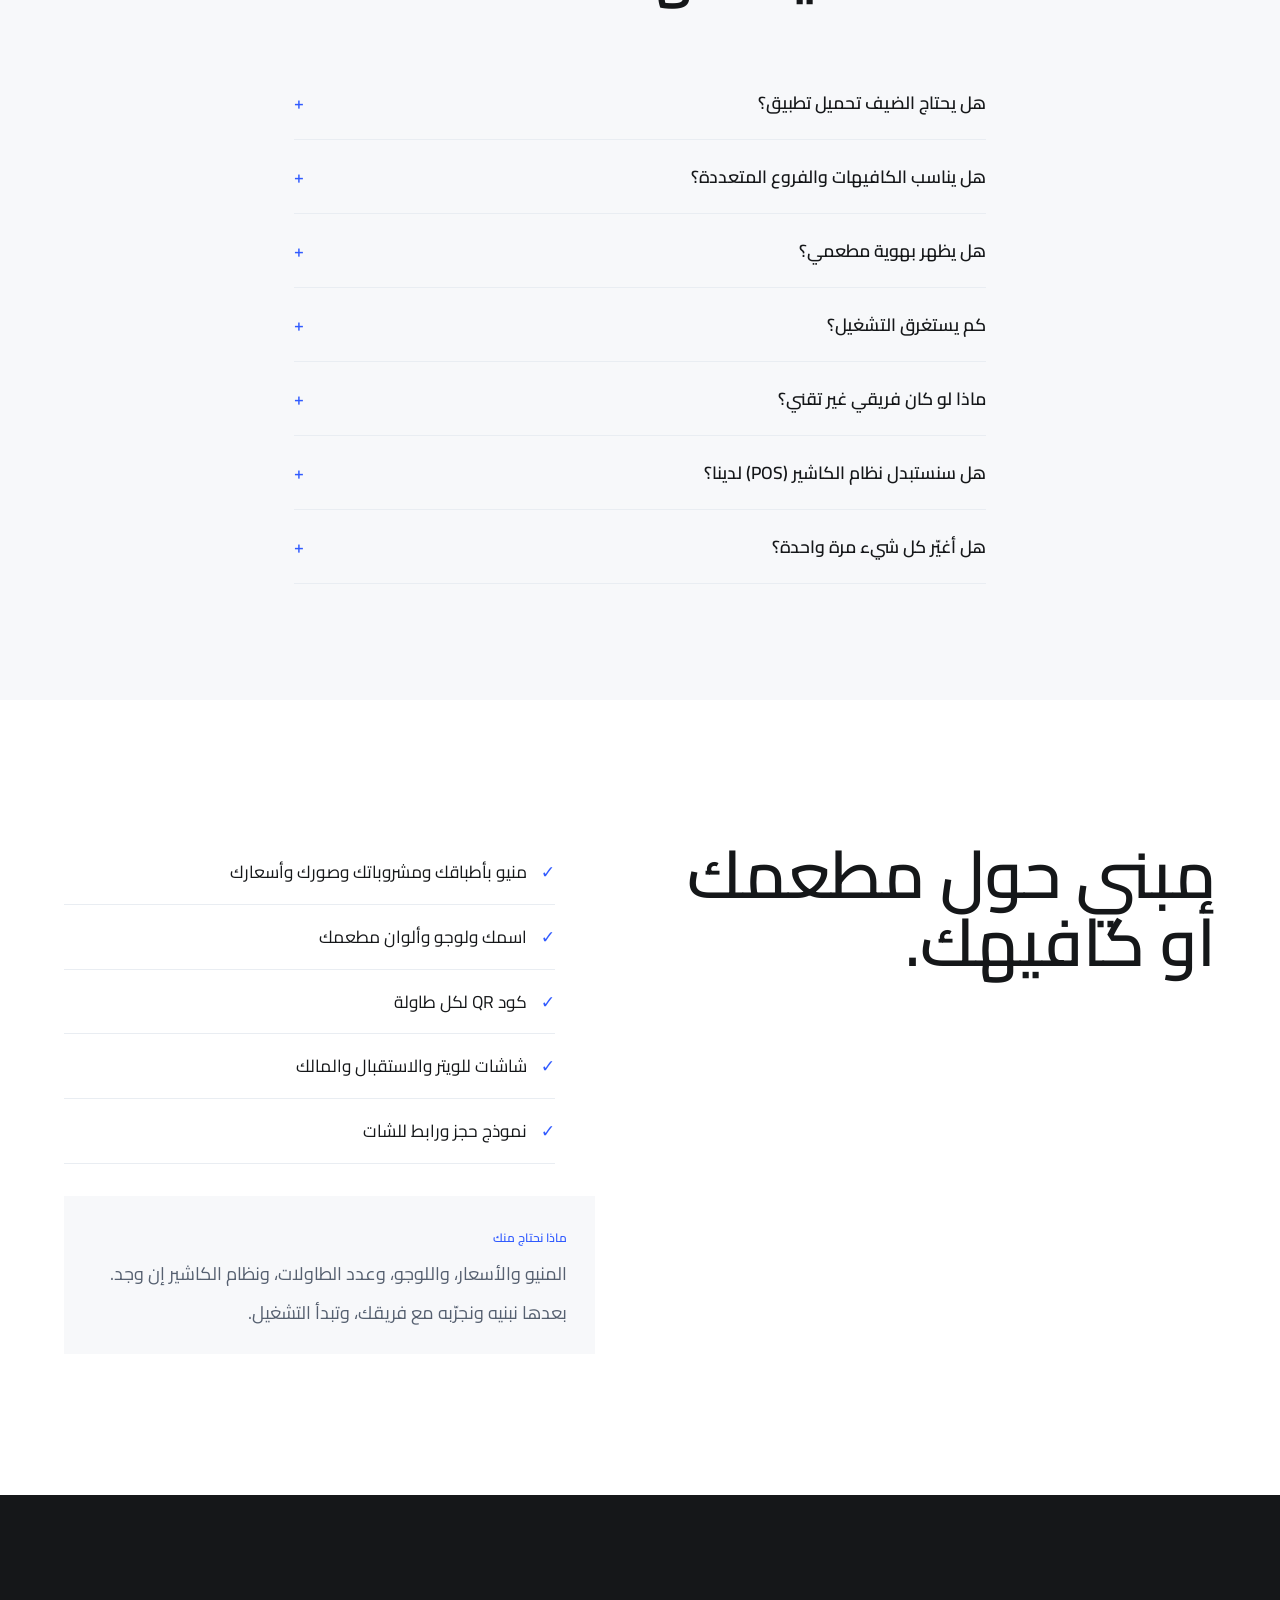
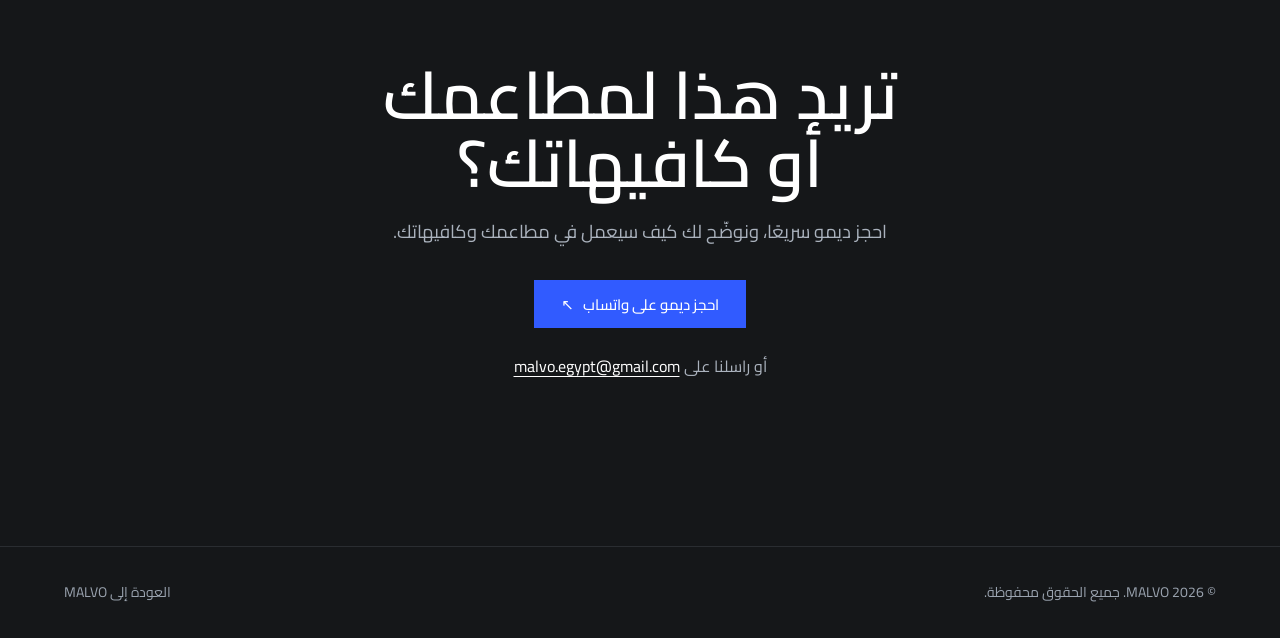
<file: restaurants-ar.html>
<!DOCTYPE html>
<html lang="ar" dir="rtl">
<head><meta charset="utf-8"><meta name="viewport" content="width=device-width, initial-scale=1, viewport-fit=cover">
<title>أنظمة المطاعم والكافيهات: منيو وحجز وطلبات | MALVO</title><meta name="description" content="منيو رقمي، طلب من الطاولة بالـ QR، حجز طاولات وشاشات للعاملين للمطاعم والكافيهات والمجموعات متعددة الفروع، من MALVO."><meta name="theme-color" content="#151719">
<meta property="og:type" content="website"><meta property="og:site_name" content="MALVO"><meta property="og:title" content="أنظمة المطاعم والكافيهات: منيو وحجز وطلبات | MALVO"><meta property="og:description" content="منيو رقمي، طلب من الطاولة بالـ QR، حجز طاولات وشاشات للعاملين للمطاعم والكافيهات والمجموعات متعددة الفروع، من MALVO."><meta property="og:url" content="https://malvo-eg.vercel.app/restaurants-ar">
<meta property="og:image" content="https://malvo-eg.vercel.app/og-restaurants-ar.png"><meta property="og:image:width" content="1200"><meta property="og:image:height" content="630"><meta property="og:locale" content="ar_EG"><meta property="og:image:alt" content="أنظمة المطاعم والكافيهات: منيو وحجز وطلبات | MALVO"><meta name="twitter:card" content="summary_large_image"><meta name="twitter:title" content="أنظمة المطاعم والكافيهات: منيو وحجز وطلبات | MALVO"><meta name="twitter:description" content="منيو رقمي، طلب من الطاولة بالـ QR، حجز طاولات وشاشات للعاملين للمطاعم والكافيهات والمجموعات متعددة الفروع، من MALVO."><meta name="twitter:image" content="https://malvo-eg.vercel.app/og-restaurants-ar.png">
<link rel="canonical" href="https://malvo-eg.vercel.app/restaurants-ar"><link rel="alternate" hreflang="en" href="https://malvo-eg.vercel.app/restaurants"><link rel="alternate" hreflang="ar" href="https://malvo-eg.vercel.app/restaurants-ar">
<link rel="icon" type="image/svg+xml" href="favicon.svg"><link rel="apple-touch-icon" href="apple-touch-icon.png">
<link rel="preload" href="fonts/Cairo-VF.woff" as="font" type="font/woff" crossorigin><link rel="stylesheet" href="fonts-ar.css"><link rel="stylesheet" href="style.css"><link rel="stylesheet" href="pages.css"><link rel="stylesheet" href="rtl.css"></head>
<body><a class="skip" href="#main">تخطي إلى المحتوى</a><div class="prog" id="prog" aria-hidden="true"></div>
<header id="hdr"><div class="wrap bar"><a class="logo" href="ar.html" aria-label="MALVO، الرئيسية"><svg viewBox="0 0 442 358" aria-hidden="true"><path d="M0 0 L218 169 L167 218 L0 86 Z"/><path d="M0 171 L72 227 L72 342 L0 342 Z"/><path d="M167 262 L338 98 L338 192 L167 358 Z"/><path d="M370 66 L442 0 L442 342 L370 342 Z"/></svg><img src="malvo-wordmark.png" alt="" width="73" height="15"></a>
<button class="burger" id="burger" aria-expanded="false" aria-controls="menu" aria-label="فتح القائمة"><span></span><span></span><span></span></button>
<nav id="menu" aria-label="القائمة الرئيسية"><ul><li><a href="ar.html">الرئيسية</a></li><li><a href="ar.html#services">الخدمات</a></li><li><a href="ar.html#about">من نحن</a></li><li><a href="ar.html#projects" aria-current=page>القطاعات</a></li><li><a href="ar.html#contact">تواصل</a></li><li><a class="lang globe" href="restaurants" hreflang="en" lang="en" aria-label="English" title="English"><svg class="gl-svg" viewBox="0 0 32 32" aria-hidden="true" focusable="false"><g class="gl-orb" transform="rotate(-24 16 16)"><ellipse cx="16" cy="16" rx="15" ry="5.2"/><circle class="gl-dot" r="1.9"><animateMotion dur="3.6s" repeatCount="indefinite" path="M31 16A15 5.2 0 1 1 1 16A15 5.2 0 1 1 31 16"/></circle></g><circle class="gl-b" cx="16" cy="16" r="10.5"/><path class="gl-l" d="M6.6 11.6h18.8M5.5 16h21M6.6 20.4h18.8"/><ellipse class="gl-m m1" cx="16" cy="16" rx="10.5" ry="10.5"/><ellipse class="gl-m m2" cx="16" cy="16" rx="10.5" ry="10.5"/><ellipse class="gl-m m3" cx="16" cy="16" rx="10.5" ry="10.5"/></svg><b class="gl-c" aria-hidden="true">EN</b><span class="gl-t">English</span></a></li><li><a class="btn pri" href="https://wa.me/201271570930?text=%D9%85%D8%B1%D8%AD%D8%A8%D9%8B%D8%A7%20MALVO%D8%8C%20%D8%A3%D8%B1%D9%8A%D8%AF%20%D8%AD%D8%AC%D8%B2%20%D8%AF%D9%8A%D9%85%D9%88%20%D9%84%D9%86%D8%B8%D8%A7%D9%85%20%D8%A7%D9%84%D9%85%D8%B7%D8%A7%D8%B9%D9%85%20%D9%88%D8%A7%D9%84%D9%83%D8%A7%D9%81%D9%8A%D9%87%D8%A7%D8%AA." target="_blank" rel="noopener">لنتحدث</a></li></ul></nav></div></header>
<main id="main"><section class="r-hero r-h2"><div class="wrap r-hg2"><div><div class="crumb" role="navigation" aria-label="مسار التنقل"><a href="ar.html#projects">القطاعات</a> <span>/</span> <span>أنظمة المطاعم والكافيهات</span></div><h1>المنيو والويتر والحجز. في رابط واحد أنيق.</h1><p class="lead">للمطاعم التي تهتم بتفاصيل الأمسية. الضيف يتصفح المنيو وينادي الويتر ويحجز طاولته من رابط واحد، فتبقى الخدمة هادئة. شاهد ما سيتغير، جنبًا إلى جنب.</p><div class="acts"><a class="btn pri" href="#sc-menu"><span>شاهد الفرق</span><span aria-hidden="true">↓</span></a><a class="btn sec" href="https://wa.me/201271570930?text=%D9%85%D8%B1%D8%AD%D8%A8%D9%8B%D8%A7%20MALVO%D8%8C%20%D8%A3%D8%B1%D9%8A%D8%AF%20%D8%AD%D8%AC%D8%B2%20%D8%AF%D9%8A%D9%85%D9%88%20%D9%84%D9%86%D8%B8%D8%A7%D9%85%20%D8%A7%D9%84%D9%85%D8%B7%D8%A7%D8%B9%D9%85%20%D9%88%D8%A7%D9%84%D9%83%D8%A7%D9%81%D9%8A%D9%87%D8%A7%D8%AA." target="_blank" rel="noopener"><span>احجز ديمو</span></a></div><ul class="chips"><li>منيو يستحق التصفح</li><li>نداء الويتر بلمسة</li><li>احجز طاولتك أونلاين</li><li>بدون تطبيق</li></ul></div><div class="hv" aria-hidden="true"><div class="hv-u">yourrestaurant.link</div><div class="hv-s"><b>المنيو</b></div><div class="hv-s"><b>احجز طاولة</b></div><div class="hv-s"><b>نادِ الويتر</b></div><div class="hv-n">مباشر على 3 شاشات</div></div></div></section>
<section class="r-live" id="live"><div class="wrap"><h2>مشاريع حية</h2><a class="lv-card" href="kanzel-ar"><img src="kanzel-poster.jpg" alt="" loading="lazy" width="640" height="400"><div class="lv-b"><span class="lv-tag"><i></i>يعمل الآن</span><h3>مطعم كنزل</h3><p>هذا النظام يعمل اليوم في مطعم حقيقي. جرّب الموقع الحقيقي بنفسك، ثم شاهد تفاصيل كل جزء بالأسفل.</p><b class="lv-c">افتح دراسة الحالة <i aria-hidden="true">↖</i></b></div></a><p class="lv-more"><a href="https://kanzel-eg.vercel.app/" target="_blank" rel="noopener">زيارة الموقع ↖</a></p></div></section>
<section class="pgs r-sc" id="sc-menu"><div class="wrap"><div class="r-hd"><span class="r-n">01 · المنيو</span><h2>وداعًا لإرسال ملفات PDF.</h2><p>ملف PDF ثقيل وصغير على الموبايل وقديم دائمًا. رابط واحد يفتح منيو بالصور والبحث، وتحدّثه مرة واحدة للجميع.</p></div><div class="cmp"><div class="stg bad"><span class="pill">قبل</span><div class="stage" role="img" aria-label="قبل: ملف ثقيل. خط صغير. الضيف يملّ." data-len="9" data-fg=""><div class="ph2"><div class="sb"><b>9:41</b><svg width="34" height="12" viewBox="0 0 34 12"><rect x="0" y="7" width="3" height="5" rx=".8"/><rect x="5" y="5" width="3" height="7" rx=".8"/><rect x="10" y="2.5" width="3" height="9.5" rx=".8"/><rect x="18" y=".5" width="15" height="11" rx="3" fill="none" stroke="currentColor" opacity=".5"/><rect x="19.8" y="2.3" width="11" height="7.4" rx="1.8"/></svg></div><div class="sx v" data-t="0"><div class="bar"><i></i>مطعمك</div><div class="chat"><div class="sx bb me" data-t="0.3">ممكن أشوف المنيو؟</div><div class="ws"><div class="sx ty" data-t="0.3" data-o="1.2"><i></i><i></i><i></i></div><div class="sx fc" data-t="1.2"><u>PDF</u><span><b>menu-final-v3.pdf</b><small>14 MB</small></span></div></div><div class="sx bb me" data-t="2.6">صغير لا يُقرأ…</div></div></div><div class="sx v" data-t="3.6"><div class="pdf"><i></i><i></i><i></i><i></i><i></i><i></i><i></i><i></i><i></i><i></i><i></i><i></i><i></i><i></i></div></div></div><div class="tm" data-end="150" data-stop="7"><b>0:00</b></div><div class="sx cap" data-t="4.2">ملف ثقيل. خط صغير. الضيف يملّ.</div></div></div><span class="vs">VS</span><div class="stg good"><span class="pill">مع MALVO</span><div class="stage" role="img" aria-label="مع MALVO: يفتح بلمسة. صور وبحث ومحدّث دائمًا." data-len="9" data-fg="0.4,200,470,0;1.9,95,165,0;2.1,95,165,1;3.6,150,150,0;5.2,170,300,0;7.8,200,470,0"><div class="ph2"><div class="sb"><b>9:41</b><svg width="34" height="12" viewBox="0 0 34 12"><rect x="0" y="7" width="3" height="5" rx=".8"/><rect x="5" y="5" width="3" height="7" rx=".8"/><rect x="10" y="2.5" width="3" height="9.5" rx=".8"/><rect x="18" y=".5" width="15" height="11" rx="3" fill="none" stroke="currentColor" opacity=".5"/><rect x="19.8" y="2.3" width="11" height="7.4" rx="1.8"/></svg></div><div class="sx v" data-t="0" data-o="3"><div class="bar"><i></i>مطعمك</div><div class="chat"><div class="sx bb me" data-t="0.3">ممكن أشوف المنيو؟</div><div class="ws"><div class="sx ty" data-t="0.3" data-o="1.2"><i></i><i></i><i></i></div><div class="sx lk" data-t="1.2"><b>مطعمك</b><small>المنيو وحجز الطاولات</small></div></div></div></div><div class="sx v" data-t="3"><div class="bar"><i></i>مطعمك</div><div class="mn"><div class="se">ابحث في المنيو</div><div class="cats"><i class="a">مقبلات</i><i>أطباق رئيسية</i><i>مشروبات</i></div><div class="scw"><div class="sx slist" data-t="6.4" data-o="9"><div class="scl"><div class="sx ds" data-t="3.3"><u class="u0"></u><span>موهيتو كلاسيك</span><b>170</b></div><div class="sx ds" data-t="3.5999999999999996"><u class="u1"></u><span>ريب آي ستيك</span><b>480</b></div><div class="sx ds" data-t="3.9"><u class="u2"></u><span>تيراميسو</span><b>220</b></div><div class="sx ds" data-t="4.199999999999999"><u class="u3"></u><span>سلطة سيزر</span><b>150</b></div><div class="sx ds" data-t="4.5"><u class="u0"></u><span>بيتزا مارجريتا</span><b>210</b></div><div class="sx ds" data-t="4.8"><u class="u1"></u><span>سلمون مشوي</span><b>380</b></div><div class="sx ds" data-t="5.1"><u class="u2"></u><span>آيس لاتيه</span><b>90</b></div><div class="sx ds" data-t="5.4"><u class="u3"></u><span>تشيز كيك</span><b>170</b></div></div></div></div></div></div></div><div class="tm" data-end="5" data-stop="4.4"><b>0:00</b></div><div class="sx cap" data-t="4.4">يفتح بلمسة. صور وبحث ومحدّث دائمًا.</div></div></div></div></div></section><section class="pgs r-sc" id="sc-book"><div class="wrap"><div class="r-hd"><span class="r-n">02 · الحجز</span><h2>وداعًا لجمع الحجوزات في الرسائل.</h2><p>التاريخ هنا، والعدد هناك، والاسم بعد ثلاث رسائل، وحجز يضيع. نفس الرابط يفتح نموذج حجز. الاستقبال يرى الطلب ويؤكده ويتابعه.</p></div><div class="cmp"><div class="stg bad"><span class="pill">قبل</span><div class="stage" role="img" aria-label="قبل: تفاصيل مبعثرة. حجوزات ضائعة." data-len="11" data-fg=""><div class="ph2"><div class="sb"><b>9:41</b><svg width="34" height="12" viewBox="0 0 34 12"><rect x="0" y="7" width="3" height="5" rx=".8"/><rect x="5" y="5" width="3" height="7" rx=".8"/><rect x="10" y="2.5" width="3" height="9.5" rx=".8"/><rect x="18" y=".5" width="15" height="11" rx="3" fill="none" stroke="currentColor" opacity=".5"/><rect x="19.8" y="2.3" width="11" height="7.4" rx="1.8"/></svg></div><div class="sx v" data-t="0"><div class="bar"><i></i>مطعمك</div><div class="chat"><div class="sx bb me" data-t="0.3">طاولة لـ 4؟</div><div class="sx bb me" data-t="1.2">الجمعة</div><div class="sx bb me" data-t="2.1">9 مساءً</div><div class="sx bb me" data-t="3.0">أنا سارة</div><div class="sx nt" data-t="4"><p>الجمعة 9؟؟</p><p>كم شخص؟</p><p>الاسم؟</p></div><div class="sx stamp" data-t="6">ضاع</div></div></div></div><div class="tm" data-end="1080" data-stop="10"><b>0:00</b></div><div class="sx cap" data-t="6.6">تفاصيل مبعثرة. حجوزات ضائعة.</div></div></div><span class="vs">VS</span><div class="stg good"><span class="pill">مع MALVO</span><div class="stage" role="img" aria-label="مع MALVO: الاستقبال يراه ويؤكده ويتابعه. والضيف يصله الرد على الشات." data-len="11" data-fg="0.3,200,470,0;1.4,95,160,0;1.6,95,160,1;3.8,139,490,0;4.7,139,490,1;6.4,190,470,0;8.2,85,251,0;8.4,85,251,1;10.2,200,470,0"><div class="ph2"><div class="sb"><b>9:41</b><svg width="34" height="12" viewBox="0 0 34 12"><rect x="0" y="7" width="3" height="5" rx=".8"/><rect x="5" y="5" width="3" height="7" rx=".8"/><rect x="10" y="2.5" width="3" height="9.5" rx=".8"/><rect x="18" y=".5" width="15" height="11" rx="3" fill="none" stroke="currentColor" opacity=".5"/><rect x="19.8" y="2.3" width="11" height="7.4" rx="1.8"/></svg></div><div class="sx v" data-t="0" data-o="2"><div class="bar"><i></i>مطعمك</div><div class="chat"><div class="sx bb me" data-t="0.3">طاولة لـ 4 يوم الجمعة؟</div><div class="ws"><div class="sx ty" data-t="0.1" data-o="1"><i></i><i></i><i></i></div><div class="sx lk" data-t="1"><b>مطعمك</b><small>احجز طاولة</small></div></div></div></div><div class="sx v" data-t="2" data-o="6.2"><div class="bar"><i></i>احجز طاولة</div><div class="fm"><div class="sx fl" data-t="2.4"><small>التاريخ</small><b>الجمعة</b></div><div class="sx fl" data-t="2.9"><small>الضيوف</small><b>4</b></div><div class="sx fl" data-t="3.4"><small>الوقت</small><b>9:00 م</b></div><div class="sx fl" data-t="3.9"><small>الاسم</small><b>سارة</b></div><div class="sx go" data-t="4.5">إرسال الطلب</div><div class="sx ok" data-t="5.3">تم إرسال الطلب ✓</div></div></div><div class="sx v" data-t="6.2"><div class="bar"><i></i>الحجوزات</div><div class="rc"><div class="tb"><span class="sw"><span class="sx" data-t="0" data-o="8.6">جديد 1</span><span class="sx" data-t="8.6">مؤكد 1</span></span></div><div class="sx card" data-t="6.6"><b>سارة</b><small>الجمعة · 9:00 م · 4 ضيوف</small><div class="bt"><i>اتصال</i><i>واتساب</i><span class="sw"><span class="sx" data-t="0" data-o="8.6"><i class="pb">تأكيد</i></span><span class="sx" data-t="8.6"><i class="dn">تم التأكيد ✓</i></span></span></div></div></div></div><div class="sx bn" data-t="6.0" data-o="7.8"><b>الحجوزات</b><span>الجمعة · 9:00 م · 4 ضيوف</span></div></div><div class="tm" data-end="40" data-stop="8.6"><b>0:00</b></div><div class="sx cap" data-t="9">الاستقبال يراه ويؤكده ويتابعه. والضيف يصله الرد على الشات.</div></div></div></div></div></section><section class="pgs r-sc" id="sc-order"><div class="wrap"><div class="r-hd"><span class="r-n">03 · الطلبات</span><h2>وداعًا للاعتماد على ذاكرة الويتر.</h2><p>الطلب المكتوب باليد يختلط أو يتأخر أو يُنسى. هنا يذهب الطلب مباشرة من موبايل الضيف إلى شاشة الويتر، ويرى الجميع كل خطوة. وإن احتاج الضيف الويتر، تكفيه لمسة واحدة لينادي عليه.</p></div><div class="cmp"><div class="stg bad"><span class="pill">قبل</span><div class="stage" role="img" aria-label="قبل: سمعه خطأ. نسيه. تأخر." data-len="12" data-fg=""><div class="ph2"><div class="sb"><b>9:41</b><svg width="34" height="12" viewBox="0 0 34 12"><rect x="0" y="7" width="3" height="5" rx=".8"/><rect x="5" y="5" width="3" height="7" rx=".8"/><rect x="10" y="2.5" width="3" height="9.5" rx=".8"/><rect x="18" y=".5" width="15" height="11" rx="3" fill="none" stroke="currentColor" opacity=".5"/><rect x="19.8" y="2.3" width="11" height="7.4" rx="1.8"/></svg></div><div class="sx v" data-t="0"><div class="bar"><i></i>مطعمك</div><div class="pad"><div class="sx nt" data-t="0.5"><p>1 موهيتو</p></div><div class="sx nt" data-t="1.4"><p>ستيك؟</p></div><div class="sx nt" data-t="2.4"><p class="x">2 موهيتو؟؟</p></div><div class="sx ck" data-t="4">+12 دقيقة</div><div class="sx stamp" data-t="6">طلب خاطئ</div></div></div></div><div class="tm" data-end="720" data-stop="11"><b>0:00</b></div><div class="sx cap" data-t="6.8">سمعه خطأ. نسيه. تأخر.</div></div></div><span class="vs">VS</span><div class="stg good"><span class="pill">مع MALVO</span><div class="stage" role="img" aria-label="مع MALVO: تمامًا ما طلبه الضيف. بدون إعادة كتابة. وكل خطوة ظاهرة." data-len="12" data-fg="0.5,200,470,0;3.1,139,490,0;3.3,139,490,1;4.6,190,470,0;6.0,98,236,0;6.2,98,236,1;7.6,200,470,0"><div class="ph2"><div class="sb"><b>9:41</b><svg width="34" height="12" viewBox="0 0 34 12"><rect x="0" y="7" width="3" height="5" rx=".8"/><rect x="5" y="5" width="3" height="7" rx=".8"/><rect x="10" y="2.5" width="3" height="9.5" rx=".8"/><rect x="18" y=".5" width="15" height="11" rx="3" fill="none" stroke="currentColor" opacity=".5"/><rect x="19.8" y="2.3" width="11" height="7.4" rx="1.8"/></svg></div><div class="sx v" data-t="0" data-o="4"><div class="bar"><i></i>طلبك</div><div class="od"><p>موهيتو كلاسيك ×1</p><p>ريب آي ستيك ×1</p><div class="sx nn" data-t="1.2">ملاحظة: موهيتو بدون ثلج</div><div class="sx go" data-t="2">إرسال للويتر</div></div></div><div class="sx v" data-t="4" data-o="7.2"><div class="bar"><i></i>الطلبات · طاولة 5</div><div class="rc"><div class="sx card" data-t="4.4"><small>جديد</small><p>موهيتو كلاسيك ×1</p><p>ريب آي ستيك ×1</p><small>ملاحظة: موهيتو بدون ثلج</small><div class="bt"><span class="sw"><span class="sx" data-t="0" data-o="6.4"><i class="pb">تأكيد الطلب</i></span><span class="sx" data-t="6.4"><i class="dn">تم التأكيد ✓</i></span></span></div></div></div></div><div class="sx v" data-t="7.2"><div class="bar"><i></i>طلبك</div><ol class="sp"><li><span class="sw"><span class="sx" data-t="0" data-o="7.4"><i></i>تم الإرسال</span><span class="sx" data-t="7.4"><i class=d>✓</i><b>تم الإرسال</b></span></span></li><li><span class="sw"><span class="sx" data-t="0" data-o="8.6"><i></i>تم التأكيد</span><span class="sx" data-t="8.6"><i class=d>✓</i><b>تم التأكيد</b></span></span></li><li><span class="sw"><span class="sx" data-t="0" data-o="10"><i></i>جاهز</span><span class="sx" data-t="10"><i class=d>✓</i><b>جاهز</b></span></span></li><li><span class="sw"><span class="sx" data-t="0" data-o="11"><i></i>تم التقديم</span><span class="sx" data-t="11"><i class=d>✓</i><b>تم التقديم</b></span></span></li></ol></div><div class="sx bn" data-t="3.9" data-o="5.8"><b>الطلبات · طاولة 5</b><span>جديد · موهيتو كلاسيك ×1, ريب آي ستيك ×1</span></div></div><div class="tm" data-end="30" data-stop="8.6"><b>0:00</b></div><div class="sx cap" data-t="8">تمامًا ما طلبه الضيف. بدون إعادة كتابة. وكل خطوة ظاهرة.</div></div></div></div></div></section>
<section class="r-chain"><div class="wrap"><div class="r-hd"><h2>لديك أكثر من فرع أو علامة؟</h2><p>نظام واحد للمجموعة كلها، مطاعم وكافيهات معًا، وكل فرع يبقى في يد مديره.</p></div><div class="fxg"><div><b>لوحة واحدة</b><p>قارن المبيعات والحجوزات والطلبات بين كل الفروع، مطاعم وكافيهات.</p></div><div><b>منيو مركزي</b><p>غيّر طبقًا مرة واحدة فيتحدث في كل الفروع، أو اجعل الأسعار مختلفة لكل فرع.</p></div><div><b>هوية لكل علامة</b><p>كل مطعم أو كافيه يحتفظ باسمه ولوجو وألوانه، داخل نفس النظام.</p></div><div><b>أدوار وصلاحيات</b><p>مدير الفرع والكاشير والويتر، كل واحد يرى جزأه فقط.</p></div><div><b>QR لكل فرع</b><p>لكل فرع ولكل طاولة كودها.</p></div><div><b>بداية سهلة</b><p>ابدأ بفرع واحد أو كافيه واحد وأضف الباقي وقتما تشاء.</p></div></div></div></section>
<section class="pgs r-fx"><div class="wrap"><div class="r-hd"><h2>أربعة أشخاص. نظام واحد.</h2><p>كل شخص يرى ما يحتاجه فقط، وكل شيء متزامن.</p></div><div class="rls"><div class="rl"><small>موبايل فقط</small><h3>الضيف</h3><ul><li>منيو بالصور والبحث وإظهار الأطباق التي نفدت</li><li>نداء الويتر من الطاولة</li><li>حجز طاولة من نفس الرابط</li><li>طلب من الطاولة بالـ QR بدون تطبيق</li></ul></div><div class="rl"><small>شاشته الخاصة</small><h3>الويتر</h3><ul><li>الطلبات تصله لحظيًا مع رقم الطاولة</li><li>يؤكد أو يعدّل أو يعتذر بسبب</li><li>يرى طاولاته فقط</li><li>تنبيهات نداء الضيوف</li></ul></div><div class="rl"><small>مكتب الحجوزات</small><h3>الاستقبال</h3><ul><li>كل الطلبات في قائمة: جديد ومؤكد</li><li>اتصال أو واتساب للضيف بلمسة</li><li>المناسبات والطاولات الكبيرة منفصلة</li><li>لا شيء يُكتب مرتين ولا يضيع</li></ul></div><div class="rl"><small>تحكم كامل</small><h3>المالك</h3><ul><li>مبيعات 7 أيام أو 30 يومًا أو الكل</li><li>أكثر الطاولات وأوقات الذروة والملغي</li><li>عدّل الأطباق والصور والأسعار بنفسك</li><li>الخدمة والضريبة بنسبك</li></ul></div></div><div class="xf"><b>ومتاح أيضًا، حسب كل مطعم</b><p>ليس كل مطعم يحتاج كل شيء. نفعّل ما يناسبك.</p><div class="xd2"><div class="xg" id="xg"><div class="xc"><i><svg viewBox="0 0 24 24" aria-hidden="true"><path d="M4 5h16v11H9l-5 4V5z"/></svg></i><b>تذكير بالحجز</b><p>تذكير واتساب تلقائي يقلل الغياب.</p></div><div class="xc"><i><svg viewBox="0 0 24 24" aria-hidden="true"><rect x="3" y="6" width="18" height="13" rx="2"/><path d="M16 12h5v3h-5a1.5 1.5 0 0 1 0-3z"/></svg></i><b>عربون للحجز</b><p>احجز الطاولات الكبيرة بعربون صغير.</p></div><div class="xc"><i><svg viewBox="0 0 24 24" aria-hidden="true"><path d="M6 3h12M6 21h12M7 3c0 5 5 6 5 9s-5 4-5 9M17 3c0 5-5 6-5 9s5 4 5 9"/></svg></i><b>قائمة انتظار</b><p>الضيف يدخل الطابور ويصله رسالة.</p></div><div class="xc"><i><svg viewBox="0 0 24 24" aria-hidden="true"><rect x="3" y="3" width="7" height="7" rx="1"/><rect x="14" y="3" width="7" height="7" rx="1"/><rect x="3" y="14" width="7" height="7" rx="1"/><circle cx="17.5" cy="17.5" r="3.5"/></svg></i><b>خريطة الطاولات</b><p>الفارغ والمشغول والمحجوز لحظيًا.</p></div><div class="xc"><i><svg viewBox="0 0 24 24" aria-hidden="true"><path d="M5 19c0-9 5-14 15-14 0 10-5 15-14 15"/><path d="M5 19l8-8"/></svg></i><b>وسوم الحساسية والحمية</b><p>نباتي، خالٍ من الجلوتين، حار.</p></div><div class="xc"><i><svg viewBox="0 0 24 24" aria-hidden="true"><circle cx="12" cy="12" r="9"/><path d="M12 8v8M8 12h8"/></svg></i><b>خيارات وإضافات</b><p>الحجم والإضافات وبدون بصل لكل طبق.</p></div><div class="xc"><i><svg viewBox="0 0 24 24" aria-hidden="true"><path d="M4 10v4h3l8 4V6L7 10H4z"/><path d="M18 9a4 4 0 0 1 0 6"/></svg></i><b>تقييمات جوجل</b><p>الضيف الراضي يُوجَّه لتقييمك.</p></div><div class="xc"><i><svg viewBox="0 0 24 24" aria-hidden="true"><path d="M4 20h16v-6H4z"/><path d="M4 16c2 1 3 1 4 0s3-1 4 0 3 1 4 0 2 1 4 0M12 10V7"/></svg></i><b>عروض أعياد الميلاد</b><p>تلقائية لمن وافق من الضيوف.</p></div><div class="xc"><i><svg viewBox="0 0 24 24" aria-hidden="true"><path d="M6 3h12v18l-3-2-3 2-3-2-3 2V3z"/><path d="M9 8h6M9 12h6"/></svg></i><b>فاتورة رقمية</b><p>تصل للضيف بدون ورق.</p></div><div class="xc"><i><svg viewBox="0 0 24 24" aria-hidden="true"><rect x="3" y="6" width="18" height="12" rx="2"/><path d="M3 10h18"/></svg></i><b>دفع أونلاين</b><p>ادفع على الطاولة وقسّم الحساب.</p></div><div class="xc"><i><svg viewBox="0 0 24 24" aria-hidden="true"><path d="M3 12V4h8l10 10-8 8L3 12z"/><circle cx="7.5" cy="8.5" r="1"/></svg></i><b>عروض وهابي آور</b><p>الأسعار والبانرات تتغير بجدول.</p></div><div class="xc"><i><svg viewBox="0 0 24 24" aria-hidden="true"><rect x="3" y="8" width="18" height="4"/><path d="M12 8v13M5 12v9h14v-9"/><path d="M12 8c-3 0-4-4-1.5-4S12 8 12 8zM12 8c3 0 4-4 1.5-4S12 8 12 8z"/></svg></i><b>كروت هدايا وقسائم</b><p>بيع واستبدال بكود.</p></div><div class="xc"><i><svg viewBox="0 0 24 24" aria-hidden="true"><path d="M12 3l2.7 5.6 6.1.9-4.4 4.3 1 6.1L12 17l-5.4 2.9 1-6.1L3.2 9.5l6.1-.9L12 3z"/></svg></i><b>نقاط ولاء</b><p>الضيف يجمع ويستبدل كل زيارة.</p></div><div class="xc"><i><svg viewBox="0 0 24 24" aria-hidden="true"><path d="M12 3l1.8 5.2L19 10l-5.2 1.8L12 17l-1.8-5.2L5 10l5.2-1.8L12 3z"/><path d="M18 16l.8 2.2L21 19l-2.2.8L18 22l-.8-2.2L15 19l2.2-.8L18 16z"/></svg></i><b>اقتراحات ذكية</b><p>«يليق معه» يرفع قيمة كل طلب.</p></div><div class="xc"><i><svg viewBox="0 0 24 24" aria-hidden="true"><path d="M3 8l9-5 9 5v8l-9 5-9-5V8z"/><path d="M3 8l9 5 9-5M12 13v8"/></svg></i><b>تنبيه المخزون</b><p>يصبح الطبق «نفد» تلقائيًا عند نفاد مكوّناته.</p></div><div class="xc"><i><svg viewBox="0 0 24 24" aria-hidden="true"><circle cx="9" cy="8" r="3.5"/><path d="M2.5 20c0-4 3-6 6.5-6s6.5 2 6.5 6"/><circle cx="17" cy="9" r="2.5"/><path d="M17 14c3 0 4.5 2 4.5 5"/></svg></i><b>ورديات الفريق</b><p>من يعمل اليوم وأي طاولات.</p></div><div class="xc"><i><svg viewBox="0 0 24 24" aria-hidden="true"><path d="M6 14V20h12v-6"/><path d="M6 14a4 4 0 0 1-1-7.9 4 4 0 0 1 7-1.6 4 4 0 0 1 7 1.6A4 4 0 0 1 18 14"/></svg></i><b>شاشة المطبخ</b><p>طلبات حسب المحطة مع مؤقت.</p></div><div class="xc"><i><svg viewBox="0 0 24 24" aria-hidden="true"><path d="M5 8h14l-1 12H6L5 8z"/><path d="M9 8V6a3 3 0 0 1 6 0v2"/></svg></i><b>تيك أواي ودليفري</b><p>نفس المنيو، استلام أو توصيل.</p></div></div><div class="xmore"><button type="button" class="xbtn" aria-expanded="false" aria-controls="xg" data-more="اعرض كل الإضافات (18)" data-less="إخفاء">اعرض كل الإضافات (18)</button></div></div></div></div></section>
<section class="r-chain r-pos"><div class="wrap"><div class="r-hd"><h2>عندك نظام كاشير؟ استخدمه كما هو.</h2><p>تعمل MALVO مع نظام الكاشير الذي تستخدمه اليوم. لا تحتاج إلى استبداله.</p></div><div class="fxg"><div><b>منيو وأسعار متطابقة</b><p>مصدر واحد للأطباق والأسعار، فيتطابق منيو الضيف مع الكاشير دائمًا.</p></div><div><b>الطلبات إلى الكاشير</b><p>الطلب المؤكَّد يصل إلى الكاشير أو طابعة المطبخ. لا شيء يُكتب مرتين.</p></div><div><b>المبيعات في مكان واحد</b><p>المبيعات والحجوزات جنبًا إلى جنب في شاشة المالك.</p></div><div><b>ليس لديك كاشير بعد؟</b><p>ابدأ بالمنيو والحجز وشاشات الويتر، وتربط الكاشير لاحقًا.</p></div></div><p class="r-note">مدى الربط يعتمد على نظام الكاشير لديك. نراجعه معك قبل أن نبدأ البناء.</p></div></section>
<section class="pgs r-tbl"><div class="wrap"><div class="r-hd"><h2>الوضع الحالي مقابل MALVO</h2></div><div class="tbl"><div class="tr"><b>المنيو</b><span class="no">PDF على واتساب</span><span class="yes">رابط واحد محدّث دائمًا</span></div><div class="tr"><b>الحجوزات</b><span class="no">مبعثرة في الشاتات</span><span class="yes">قائمة واحدة مؤكدة ومتابَعة</span></div><div class="tr"><b>الطلبات</b><span class="no">مكتوبة باليد ومعادة</span><span class="yes">مباشرة لشاشة الويتر</span></div><div class="tr"><b>نداء الويتر</b><span class="no">إشارة وانتظار</span><span class="yes">لمسة من الطاولة</span></div><div class="tr"><b>الأطباق التي نفدت</b><span class="no">الضيف يعرف على الطاولة</span><span class="yes">تختفي من الجميع فورًا</span></div><div class="tr"><b>بيانات الضيوف</b><span class="no">تضيع في الشات</span><span class="yes">محفوظة في نظامك</span></div><div class="tr"><b>التقارير</b><span class="no">تخمين آخر الشهر</span><span class="yes">لحظية في أي يوم</span></div></div></div></section>
<section class="pgs r-faq"><div class="wrap"><div class="r-hd"><h2>أسئلة يسألها الملّاك</h2></div><details><summary>هل يحتاج الضيف تحميل تطبيق؟</summary><p>لا. يمسح رمز QR أو يضغط على الرابط ويفتح في المتصفح.</p></details><details><summary>هل يناسب الكافيهات والفروع المتعددة؟</summary><p>نعم. الكافيه يستخدم نفس المنيو والـ QR والحجز، والمجموعة تدير كل الفروع والعلامات من مكان واحد.</p></details><details><summary>هل يظهر بهوية مطعمي؟</summary><p>نعم. اسم مطعمك ولوجو وألوانه وأطباقه وأسعاره. لكل عميل هويته الخاصة.</p></details><details><summary>كم يستغرق التشغيل؟</summary><p>ترسل المنيو واللوجو وعدد الطاولات. نبنيه ونجرّبه مع فريقك ثم تبدأ التشغيل.</p></details><details><summary>ماذا لو كان فريقي غير تقني؟</summary><p>كل شاشة لها مهمة واحدة وأزرار كبيرة. ندرّب فريقك على منيوك.</p></details><details><summary>هل سنستبدل نظام الكاشير (POS) لدينا؟</summary><p>لا. تعمل MALVO بجانبه. قبل أن نبدأ، نراجع معك مدى الربط: المنيو والأسعار، أو الطلبات إلى الكاشير، أو تقارير المبيعات.</p></details><details><summary>هل أغيّر كل شيء مرة واحدة؟</summary><p>لا. ابدأ بالمنيو والحجز، وأضف الطلبات حين تكون جاهزًا.</p></details></div></section>
<section class="r-sec r-build"><div class="wrap r-bg"><h2>مبني حول مطعمك أو كافيهك.</h2><div><ul class="ck"><li>منيو بأطباقك ومشروباتك وصورك وأسعارك</li><li>اسمك ولوجو وألوان مطعمك</li><li>كود QR لكل طاولة</li><li>شاشات للويتر والاستقبال والمالك</li><li>نموذج حجز ورابط للشات</li></ul><div class="r-need"><b>ماذا نحتاج منك</b><p>المنيو والأسعار، واللوجو، وعدد الطاولات، ونظام الكاشير إن وجد.</p><p>بعدها نبنيه ونجرّبه مع فريقك، وتبدأ التشغيل.</p></div></div></div></section>
<section class="r-cta"><div class="wrap"><h2>تريد هذا لمطاعمك أو كافيهاتك؟</h2><p>احجز ديمو سريعًا، ونوضّح لك كيف سيعمل في مطاعمك وكافيهاتك.</p><a class="btn pri" href="https://wa.me/201271570930?text=%D9%85%D8%B1%D8%AD%D8%A8%D9%8B%D8%A7%20MALVO%D8%8C%20%D8%A3%D8%B1%D9%8A%D8%AF%20%D8%AD%D8%AC%D8%B2%20%D8%AF%D9%8A%D9%85%D9%88%20%D9%84%D9%86%D8%B8%D8%A7%D9%85%20%D8%A7%D9%84%D9%85%D8%B7%D8%A7%D8%B9%D9%85%20%D9%88%D8%A7%D9%84%D9%83%D8%A7%D9%81%D9%8A%D9%87%D8%A7%D8%AA." target="_blank" rel="noopener"><span>احجز ديمو على واتساب</span><span aria-hidden="true">↖</span></a><p class="r-mail">أو راسلنا على <a href="mailto:malvo.egypt@gmail.com">malvo.egypt@gmail.com</a></p></div></section></main>
<footer class="pf"><div class="wrap"><span>© 2026 MALVO. جميع الحقوق محفوظة.</span><a href="ar.html">العودة إلى MALVO</a></div></footer>
<a class="wa" href="https://wa.me/201271570930?text=%D8%A3%D9%87%D9%84%D8%A7%D9%8B%20MALVO%D8%8C%20%D8%AD%D8%A7%D8%A8%D8%A8%20%D8%A3%D8%AA%D9%83%D9%84%D9%85%20%D8%B9%D9%86%20%D9%85%D8%B4%D8%B1%D9%88%D8%B9." target="_blank" rel="noopener" aria-label="تواصل على واتساب"><svg viewBox="0 0 24 24" aria-hidden="true"><path d="M17.472 14.382c-.297-.149-1.758-.867-2.03-.967-.273-.099-.471-.148-.67.15-.197.297-.767.966-.94 1.164-.173.199-.347.223-.644.075-.297-.15-1.255-.463-2.39-1.475-.883-.788-1.48-1.761-1.653-2.059-.173-.297-.018-.458.13-.606.134-.133.298-.347.446-.52.149-.174.198-.298.298-.497.099-.198.05-.371-.025-.52-.075-.149-.669-1.612-.916-2.207-.242-.579-.487-.5-.669-.51-.173-.008-.371-.01-.57-.01-.198 0-.52.074-.792.372-.272.297-1.04 1.016-1.04 2.479 0 1.462 1.065 2.875 1.213 3.074.149.198 2.096 3.2 5.077 4.487.709.306 1.262.489 1.694.625.712.227 1.36.195 1.871.118.571-.085 1.758-.719 2.006-1.413.248-.694.248-1.289.173-1.413-.074-.124-.272-.198-.57-.347m-5.421 7.403h-.004a9.87 9.87 0 01-5.031-1.378l-.361-.214-3.741.982.998-3.648-.235-.374a9.86 9.86 0 01-1.51-5.26c.001-5.45 4.436-9.884 9.888-9.884 2.64 0 5.122 1.03 6.988 2.898a9.825 9.825 0 012.893 6.994c-.003 5.45-4.437 9.884-9.885 9.884m8.413-18.297A11.815 11.815 0 0012.05 0C5.495 0 .16 5.335.157 11.892c0 2.096.547 4.142 1.588 5.945L.057 24l6.305-1.654a11.882 11.882 0 005.683 1.448h.005c6.554 0 11.89-5.335 11.893-11.893a11.821 11.821 0 00-3.48-8.413Z"/></svg></a><script src="pages.js" defer></script><script src="scenes.js" defer></script></body></html>
</file>
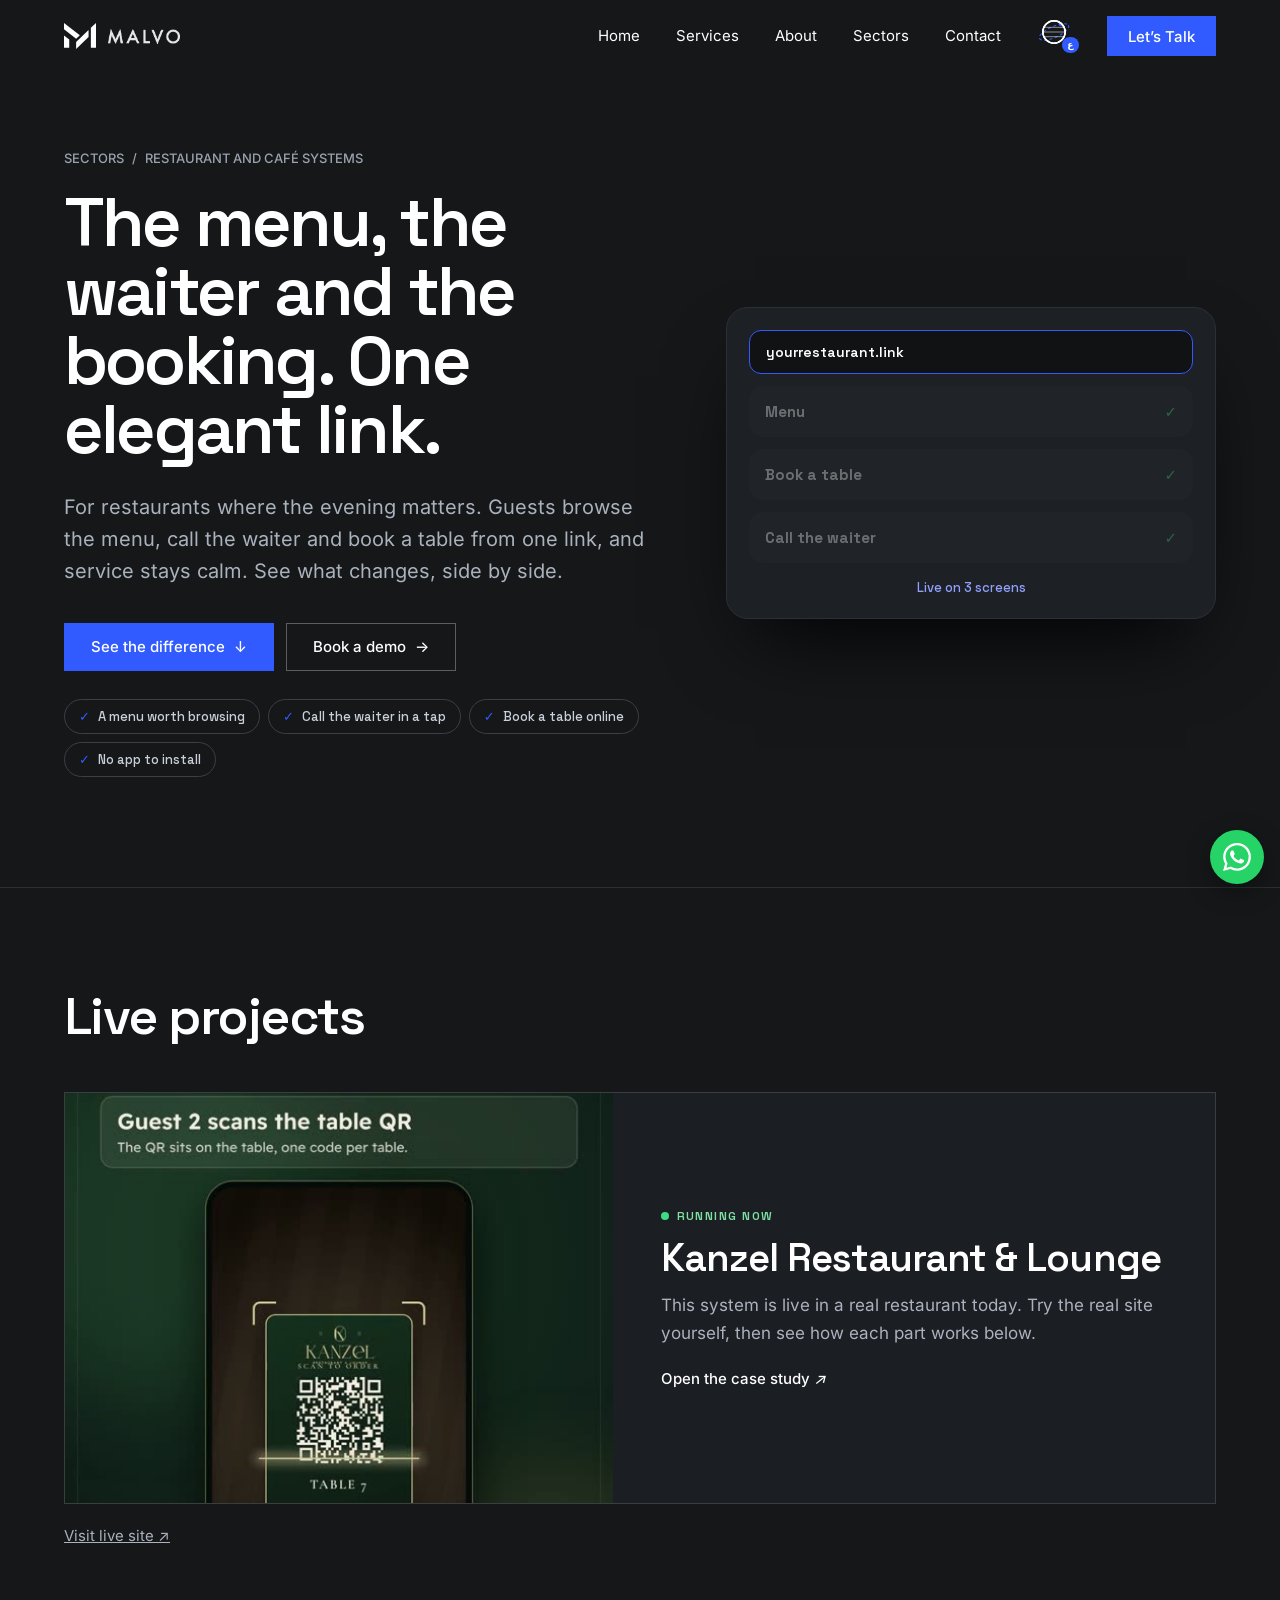
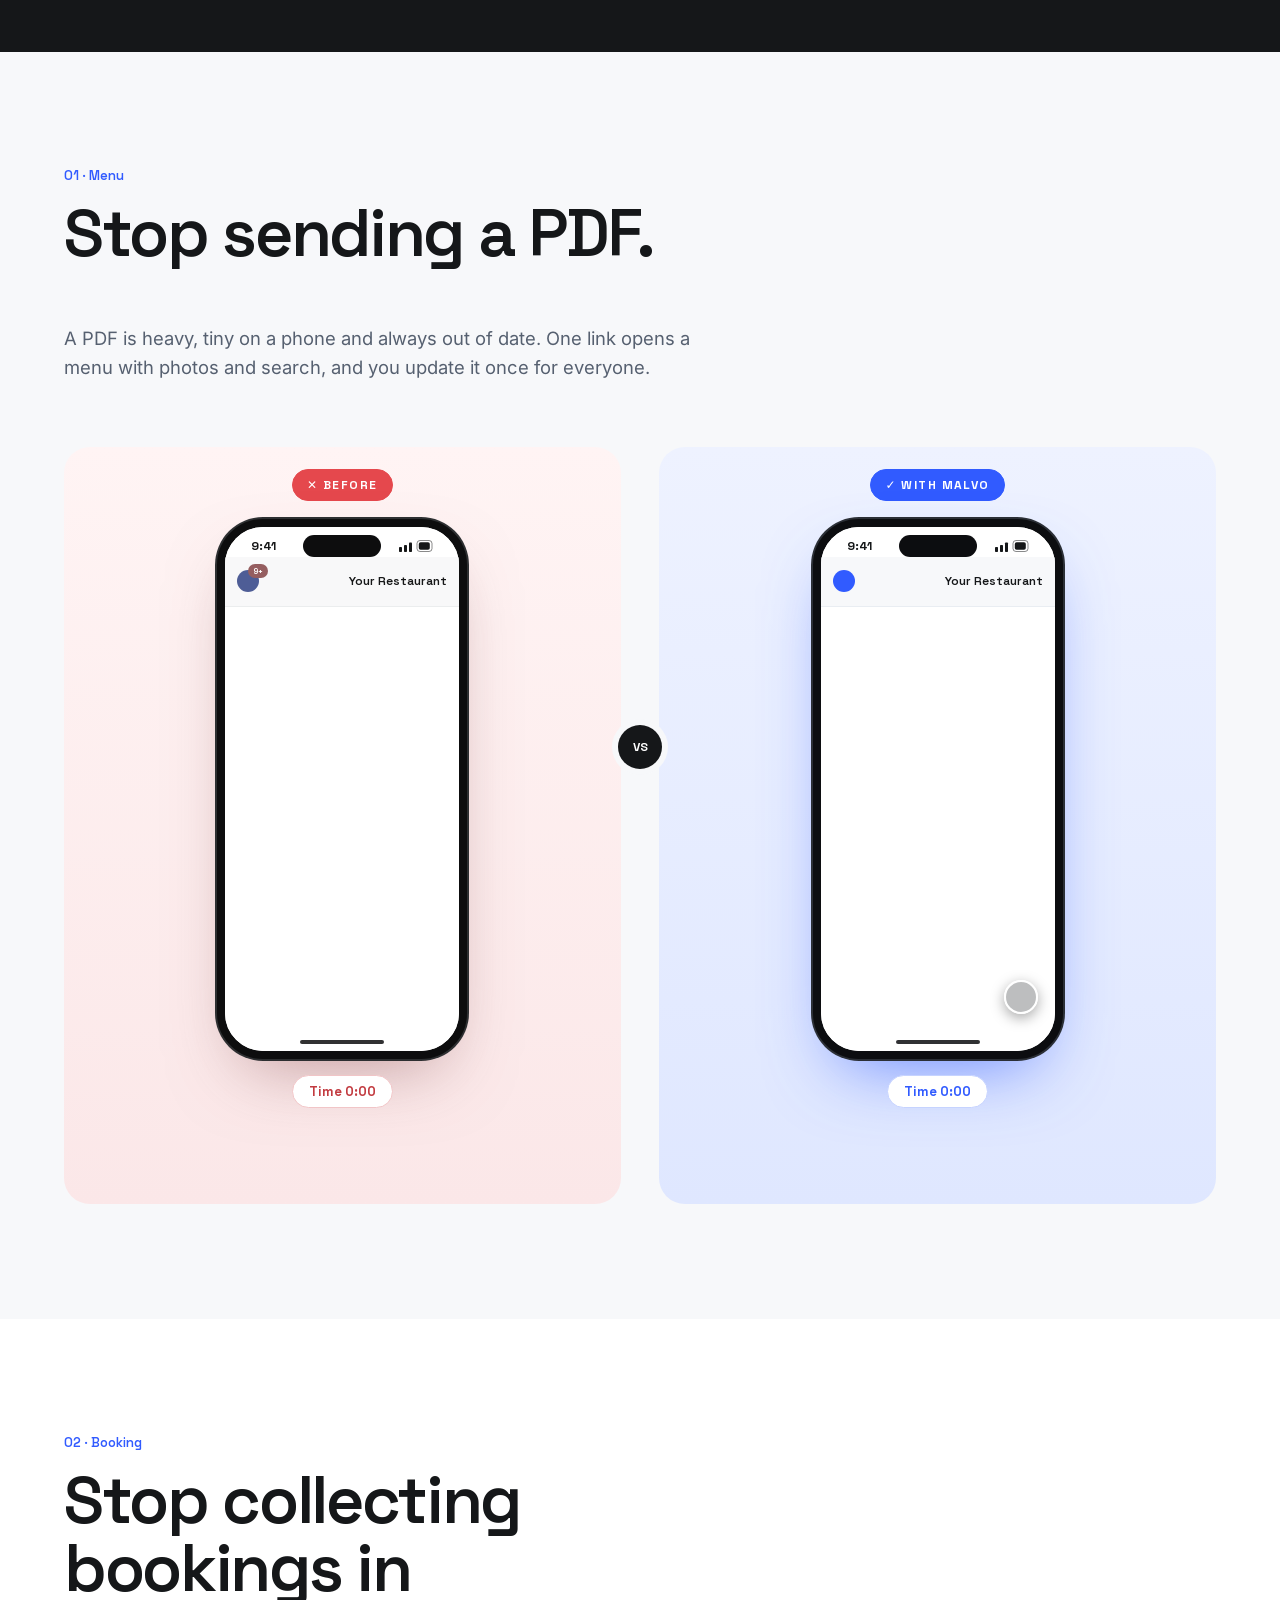
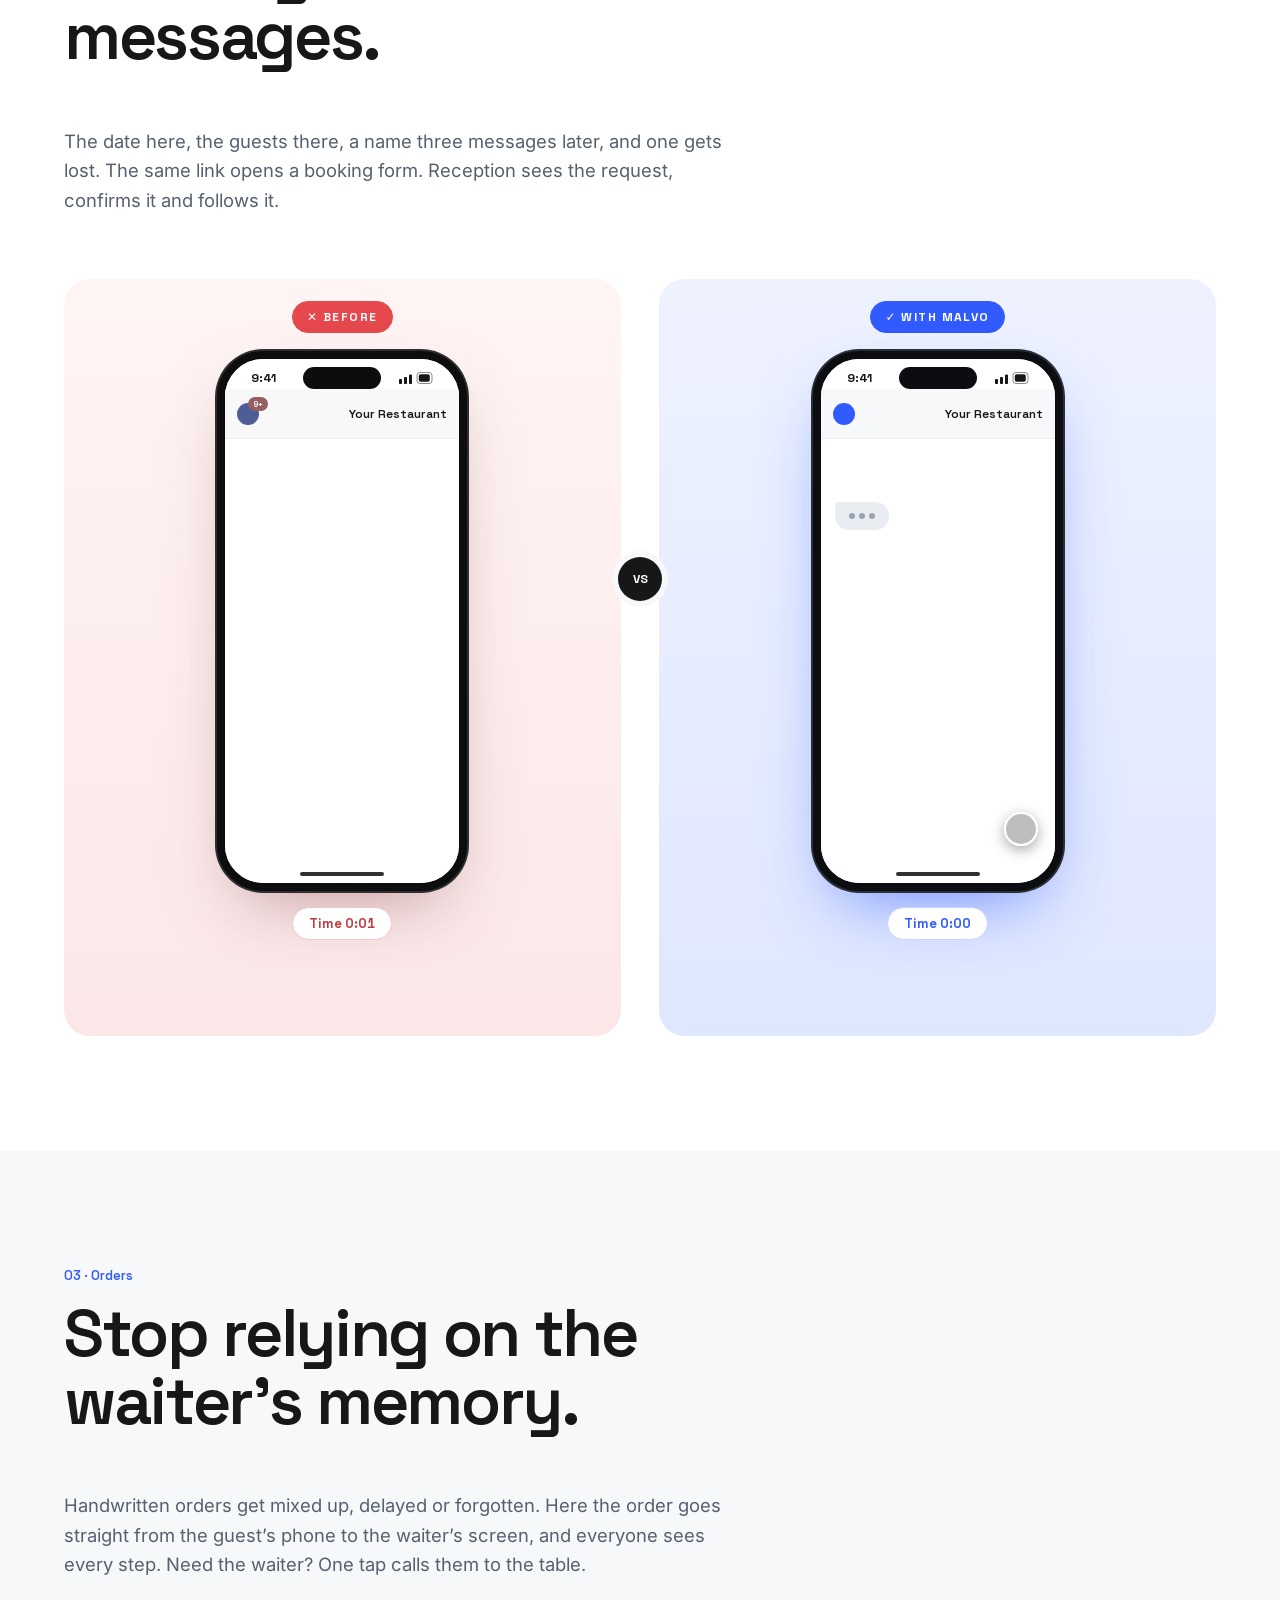
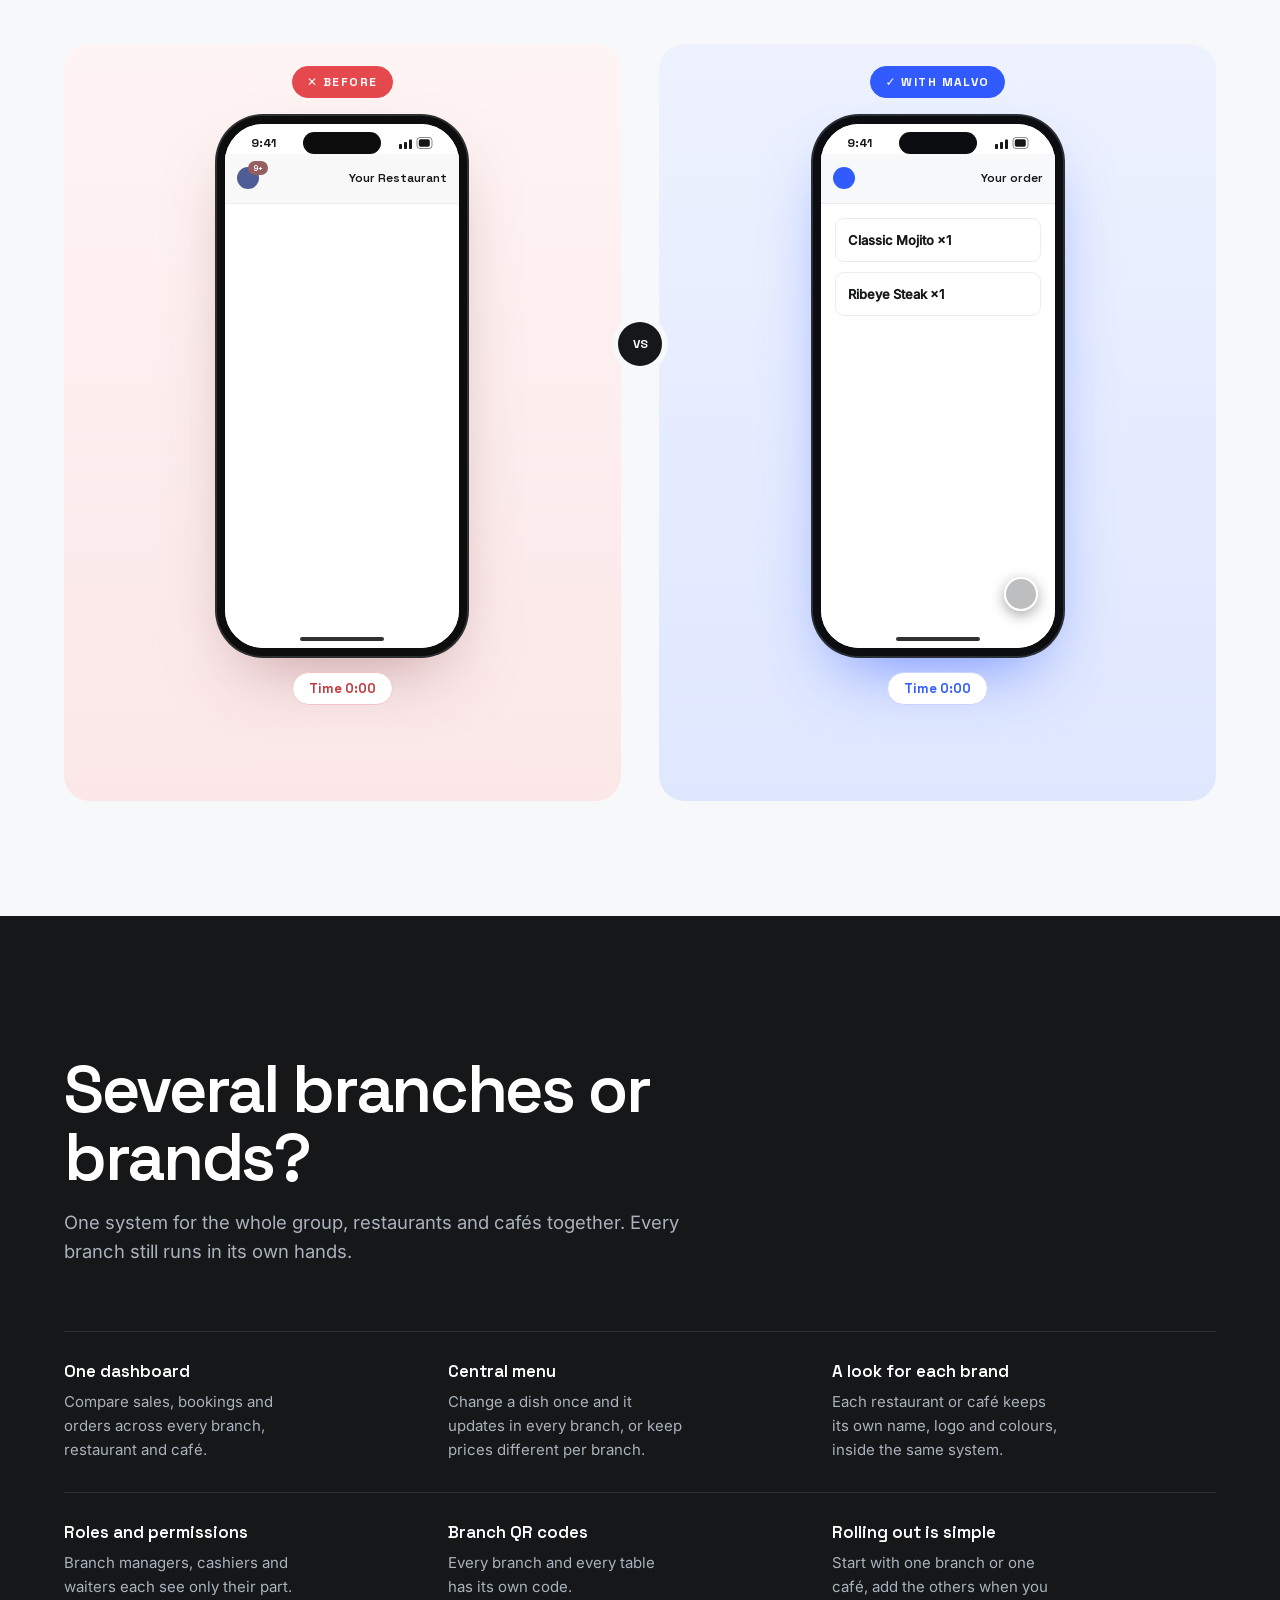
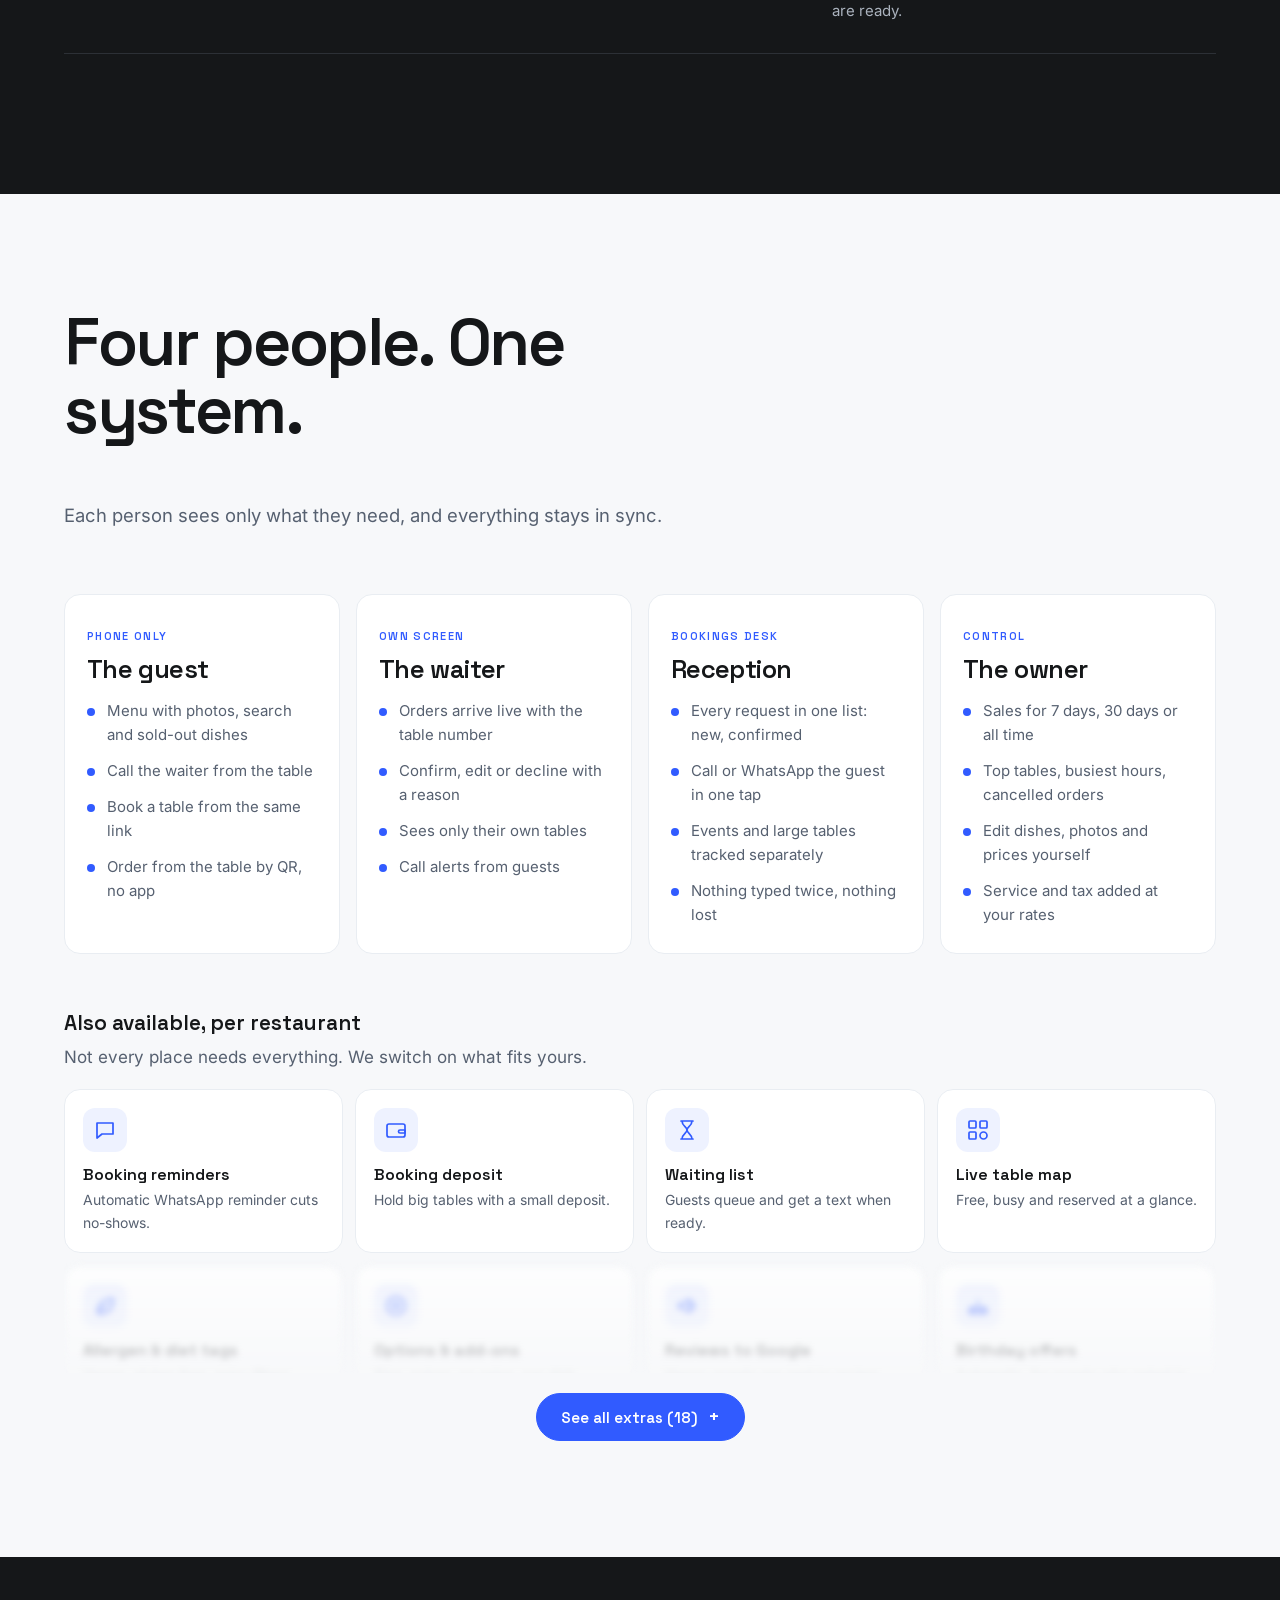
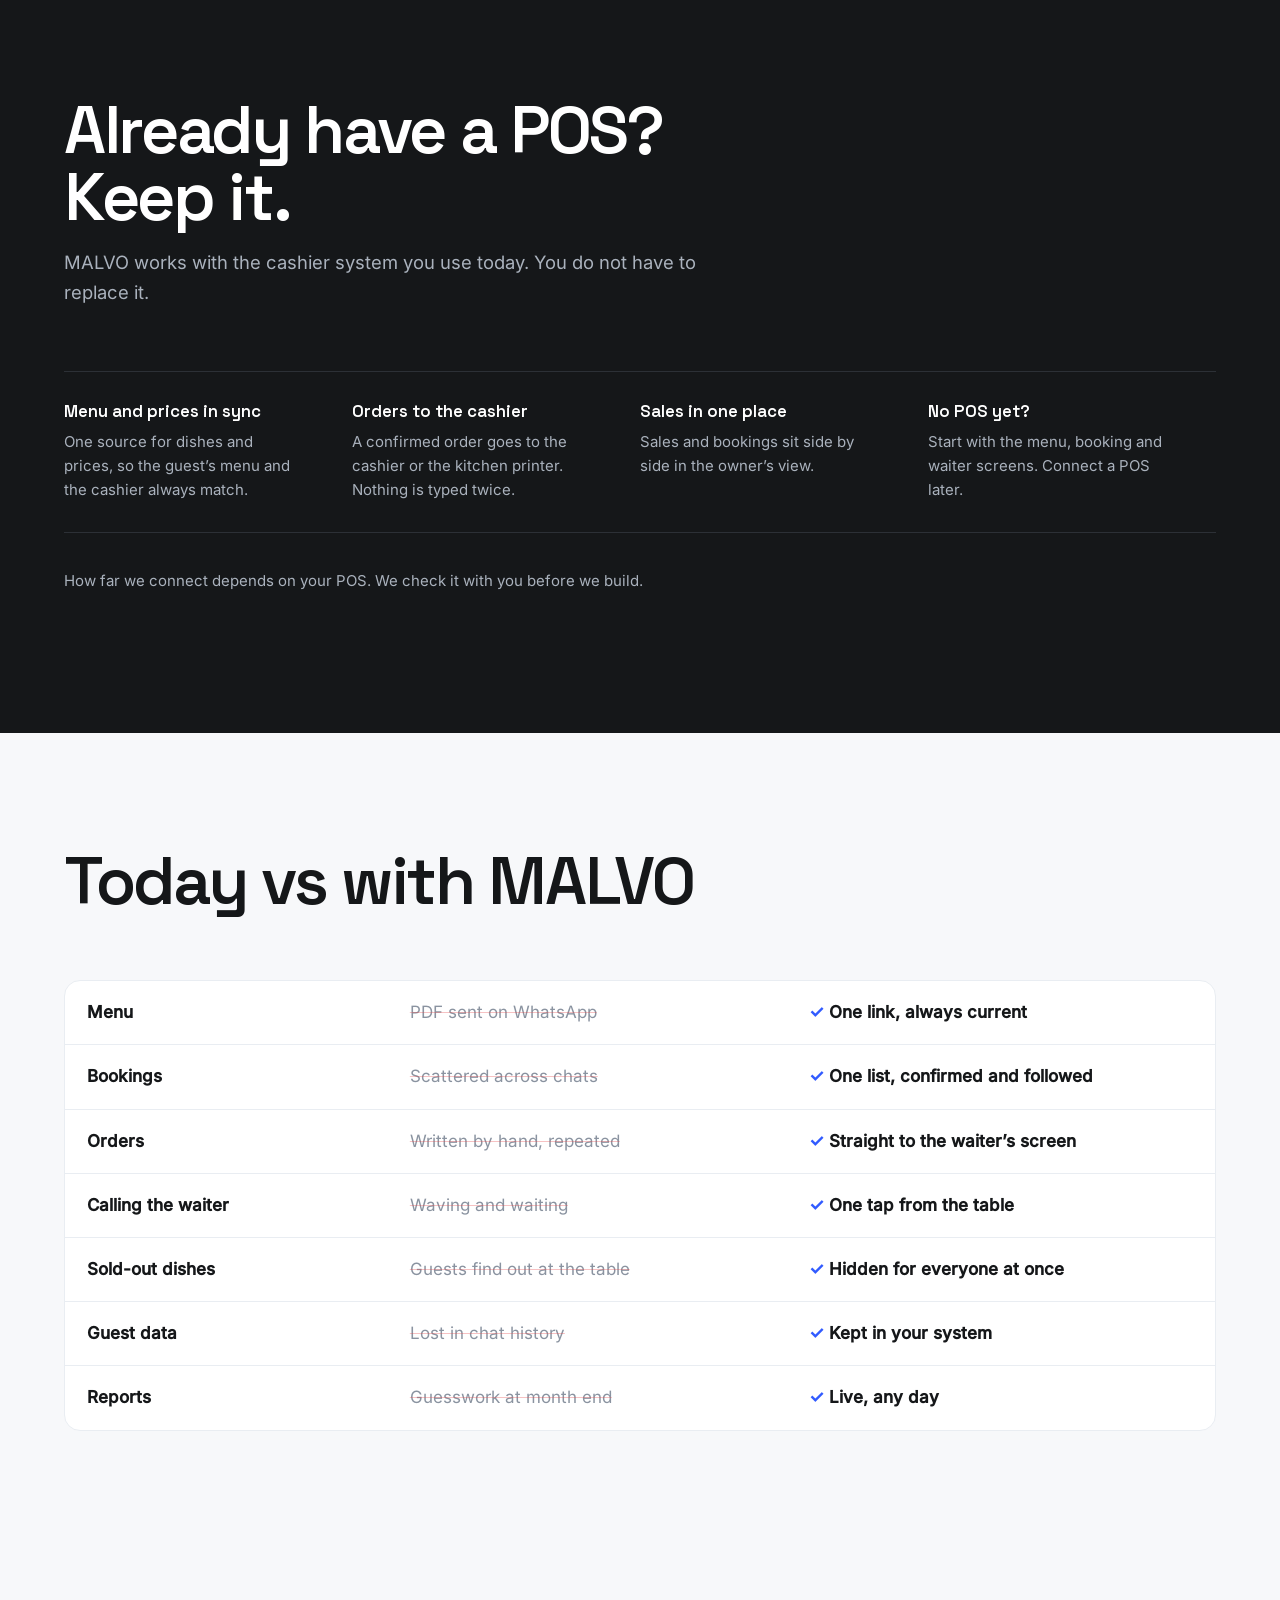
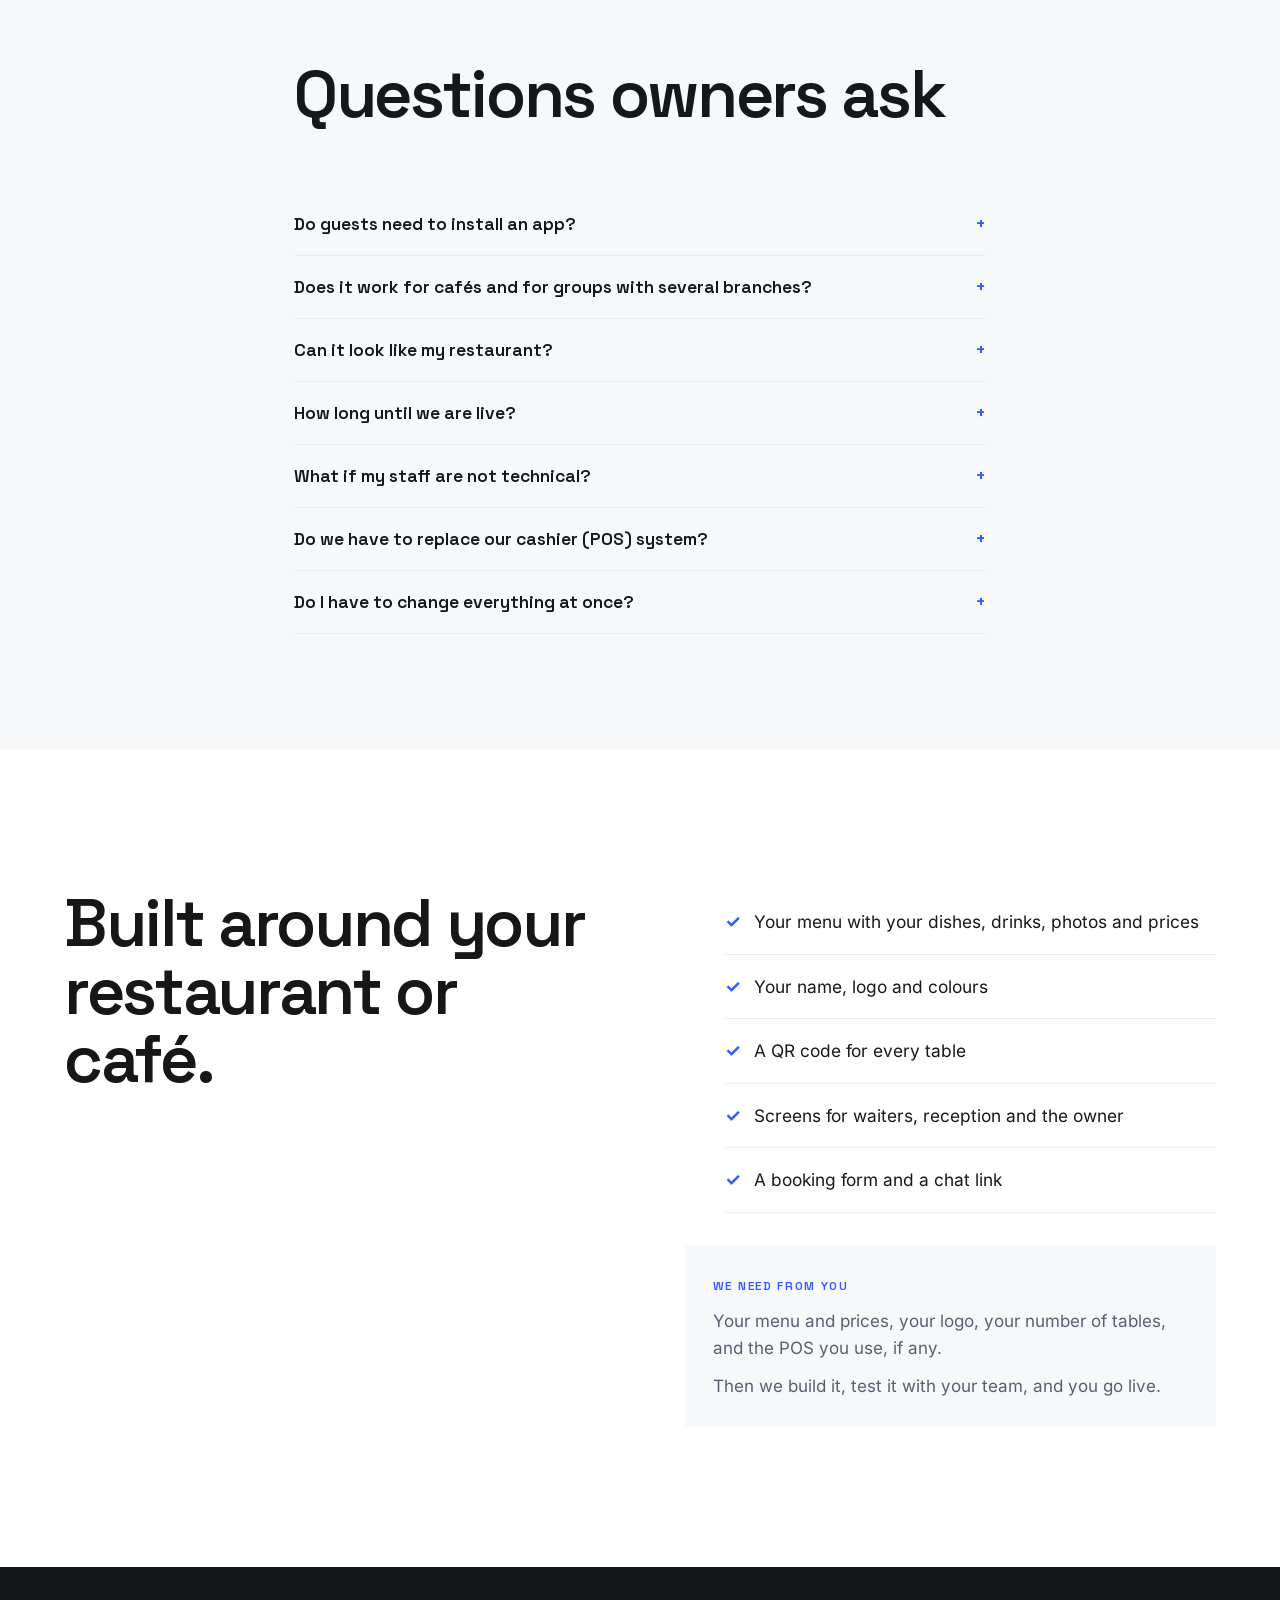
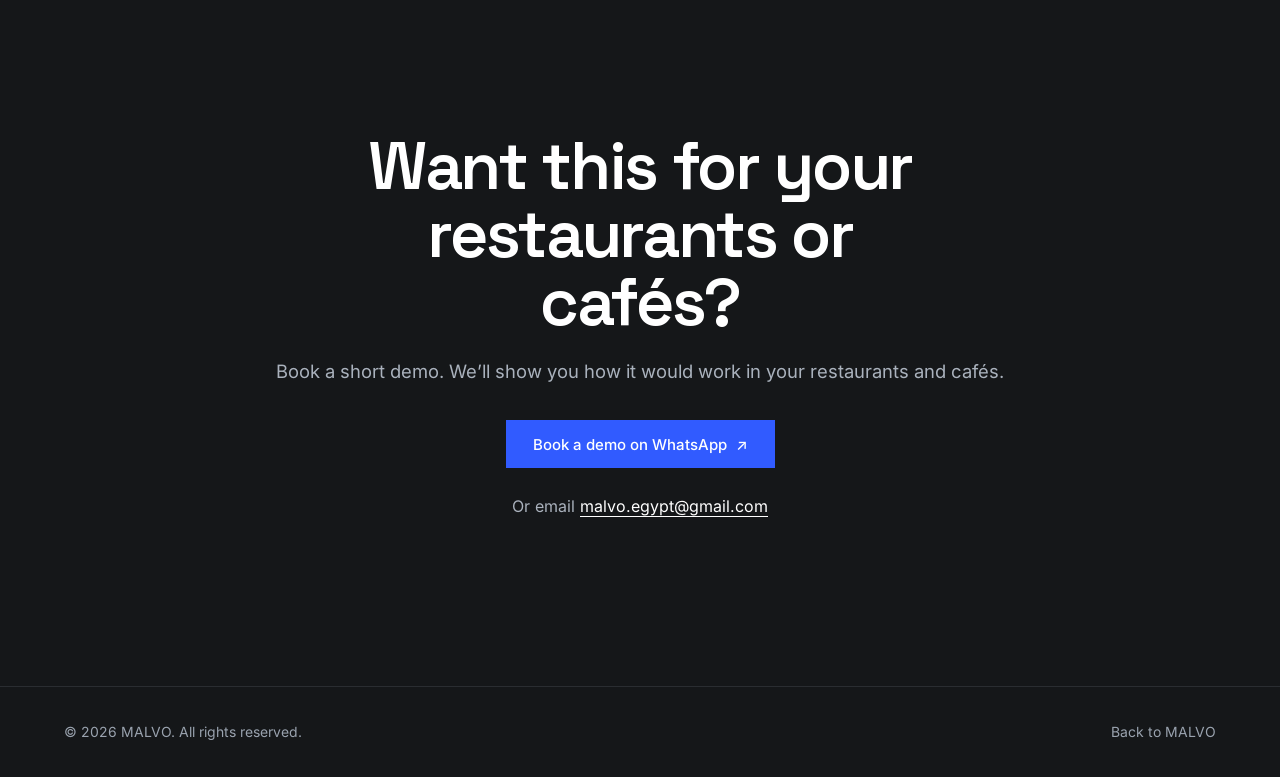
<file: restaurants.html>
<!DOCTYPE html>
<html lang="en">
<head><meta charset="utf-8"><meta name="viewport" content="width=device-width, initial-scale=1, viewport-fit=cover">
<title>Restaurant and café systems: menu, booking, orders | MALVO</title><meta name="description" content="Digital menu, QR table ordering, table booking and staff screens for restaurants, cafés and multi-branch groups. By MALVO."><meta name="theme-color" content="#151719">
<meta property="og:type" content="website"><meta property="og:site_name" content="MALVO"><meta property="og:title" content="Restaurant and café systems: menu, booking, orders | MALVO"><meta property="og:description" content="Digital menu, QR table ordering, table booking and staff screens for restaurants, cafés and multi-branch groups. By MALVO."><meta property="og:url" content="https://malvo-eg.vercel.app/restaurants">
<meta property="og:image" content="https://malvo-eg.vercel.app/og-restaurants.png"><meta property="og:image:width" content="1200"><meta property="og:image:height" content="630"><meta property="og:locale" content="en_US"><meta property="og:image:alt" content="Restaurant and café systems: menu, booking, orders | MALVO"><meta name="twitter:card" content="summary_large_image"><meta name="twitter:title" content="Restaurant and café systems: menu, booking, orders | MALVO"><meta name="twitter:description" content="Digital menu, QR table ordering, table booking and staff screens for restaurants, cafés and multi-branch groups. By MALVO."><meta name="twitter:image" content="https://malvo-eg.vercel.app/og-restaurants.png">
<link rel="canonical" href="https://malvo-eg.vercel.app/restaurants"><link rel="alternate" hreflang="en" href="https://malvo-eg.vercel.app/restaurants"><link rel="alternate" hreflang="ar" href="https://malvo-eg.vercel.app/restaurants-ar">
<link rel="icon" type="image/svg+xml" href="favicon.svg"><link rel="apple-touch-icon" href="apple-touch-icon.png">
<link rel="preload" href="fonts/Inter-400.woff" as="font" type="font/woff" crossorigin><link rel="preload" href="fonts/Inter-500.woff" as="font" type="font/woff" crossorigin><link rel="preload" href="fonts/SpaceGrotesk-VF.woff" as="font" type="font/woff" crossorigin><link rel="stylesheet" href="fonts.css"><link rel="stylesheet" href="style.css"><link rel="stylesheet" href="pages.css"></head>
<body><a class="skip" href="#main">Skip to content</a><div class="prog" id="prog" aria-hidden="true"></div>
<header id="hdr"><div class="wrap bar"><a class="logo" href="index.html" aria-label="MALVO home"><svg viewBox="0 0 442 358" aria-hidden="true"><path d="M0 0 L218 169 L167 218 L0 86 Z"/><path d="M0 171 L72 227 L72 342 L0 342 Z"/><path d="M167 262 L338 98 L338 192 L167 358 Z"/><path d="M370 66 L442 0 L442 342 L370 342 Z"/></svg><img src="malvo-wordmark.png" alt="" width="73" height="15"></a>
<button class="burger" id="burger" aria-expanded="false" aria-controls="menu" aria-label="Open menu"><span></span><span></span><span></span></button>
<nav id="menu" aria-label="Main"><ul><li><a href="index.html">Home</a></li><li><a href="index.html#services">Services</a></li><li><a href="index.html#about">About</a></li><li><a href="index.html#projects" aria-current=page>Sectors</a></li><li><a href="index.html#contact">Contact</a></li><li><a class="lang globe" href="restaurants-ar" hreflang="ar" lang="ar" aria-label="العربية" title="العربية"><svg class="gl-svg" viewBox="0 0 32 32" aria-hidden="true" focusable="false"><g class="gl-orb" transform="rotate(-24 16 16)"><ellipse cx="16" cy="16" rx="15" ry="5.2"/><circle class="gl-dot" r="1.9"><animateMotion dur="3.6s" repeatCount="indefinite" path="M31 16A15 5.2 0 1 1 1 16A15 5.2 0 1 1 31 16"/></circle></g><circle class="gl-b" cx="16" cy="16" r="10.5"/><path class="gl-l" d="M6.6 11.6h18.8M5.5 16h21M6.6 20.4h18.8"/><ellipse class="gl-m m1" cx="16" cy="16" rx="10.5" ry="10.5"/><ellipse class="gl-m m2" cx="16" cy="16" rx="10.5" ry="10.5"/><ellipse class="gl-m m3" cx="16" cy="16" rx="10.5" ry="10.5"/></svg><b class="gl-c" aria-hidden="true">ع</b><span class="gl-t">العربية</span></a></li><li><a class="btn pri" href="https://wa.me/201271570930?text=Hi%20MALVO%2C%20I%E2%80%99d%20like%20to%20book%20a%20demo%20of%20the%20restaurant%20and%20caf%C3%A9%20system." target="_blank" rel="noopener">Let’s Talk</a></li></ul></nav></div></header>
<main id="main"><section class="r-hero r-h2"><div class="wrap r-hg2"><div><div class="crumb" role="navigation" aria-label="Breadcrumb"><a href="index.html#projects">Sectors</a> <span>/</span> <span>Restaurant and café systems</span></div><h1>The menu, the waiter and the booking. One elegant link.</h1><p class="lead">For restaurants where the evening matters. Guests browse the menu, call the waiter and book a table from one link, and service stays calm. See what changes, side by side.</p><div class="acts"><a class="btn pri" href="#sc-menu"><span>See the difference</span><span aria-hidden="true">↓</span></a><a class="btn sec" href="https://wa.me/201271570930?text=Hi%20MALVO%2C%20I%E2%80%99d%20like%20to%20book%20a%20demo%20of%20the%20restaurant%20and%20caf%C3%A9%20system." target="_blank" rel="noopener"><span>Book a demo</span></a></div><ul class="chips"><li>A menu worth browsing</li><li>Call the waiter in a tap</li><li>Book a table online</li><li>No app to install</li></ul></div><div class="hv" aria-hidden="true"><div class="hv-u">yourrestaurant.link</div><div class="hv-s"><b>Menu</b></div><div class="hv-s"><b>Book a table</b></div><div class="hv-s"><b>Call the waiter</b></div><div class="hv-n">Live on 3 screens</div></div></div></section>
<section class="r-live" id="live"><div class="wrap"><h2>Live projects</h2><a class="lv-card" href="kanzel"><img src="kanzel-poster.jpg" alt="" loading="lazy" width="640" height="400"><div class="lv-b"><span class="lv-tag"><i></i>Running now</span><h3>Kanzel Restaurant &amp; Lounge</h3><p>This system is live in a real restaurant today. Try the real site yourself, then see how each part works below.</p><b class="lv-c">Open the case study <i aria-hidden="true">↗</i></b></div></a><p class="lv-more"><a href="https://kanzel-eg.vercel.app/" target="_blank" rel="noopener">Visit live site ↗</a></p></div></section>
<section class="pgs r-sc" id="sc-menu"><div class="wrap"><div class="r-hd"><span class="r-n">01 · Menu</span><h2>Stop sending a PDF.</h2><p>A PDF is heavy, tiny on a phone and always out of date. One link opens a menu with photos and search, and you update it once for everyone.</p></div><div class="cmp"><div class="stg bad"><span class="pill">Before</span><div class="stage" role="img" aria-label="Before: Heavy file. Tiny text. Guests give up." data-len="9" data-fg=""><div class="ph2"><div class="sb"><b>9:41</b><svg width="34" height="12" viewBox="0 0 34 12"><rect x="0" y="7" width="3" height="5" rx=".8"/><rect x="5" y="5" width="3" height="7" rx=".8"/><rect x="10" y="2.5" width="3" height="9.5" rx=".8"/><rect x="18" y=".5" width="15" height="11" rx="3" fill="none" stroke="currentColor" opacity=".5"/><rect x="19.8" y="2.3" width="11" height="7.4" rx="1.8"/></svg></div><div class="sx v" data-t="0"><div class="bar"><i></i>Your Restaurant</div><div class="chat"><div class="sx bb me" data-t="0.3">Can I see the menu?</div><div class="ws"><div class="sx ty" data-t="0.3" data-o="1.2"><i></i><i></i><i></i></div><div class="sx fc" data-t="1.2"><u>PDF</u><span><b>menu-final-v3.pdf</b><small>14 MB</small></span></div></div><div class="sx bb me" data-t="2.6">Too small to read…</div></div></div><div class="sx v" data-t="3.6"><div class="pdf"><i></i><i></i><i></i><i></i><i></i><i></i><i></i><i></i><i></i><i></i><i></i><i></i><i></i><i></i></div></div></div><div class="tm" data-end="150" data-stop="7"><b>0:00</b></div><div class="sx cap" data-t="4.2">Heavy file. Tiny text. Guests give up.</div></div></div><span class="vs">VS</span><div class="stg good"><span class="pill">With MALVO</span><div class="stage" role="img" aria-label="With MALVO: Opens in a tap. Photos, search, always up to date." data-len="9" data-fg="0.4,200,470,0;1.9,95,165,0;2.1,95,165,1;3.6,150,150,0;5.2,170,300,0;7.8,200,470,0"><div class="ph2"><div class="sb"><b>9:41</b><svg width="34" height="12" viewBox="0 0 34 12"><rect x="0" y="7" width="3" height="5" rx=".8"/><rect x="5" y="5" width="3" height="7" rx=".8"/><rect x="10" y="2.5" width="3" height="9.5" rx=".8"/><rect x="18" y=".5" width="15" height="11" rx="3" fill="none" stroke="currentColor" opacity=".5"/><rect x="19.8" y="2.3" width="11" height="7.4" rx="1.8"/></svg></div><div class="sx v" data-t="0" data-o="3"><div class="bar"><i></i>Your Restaurant</div><div class="chat"><div class="sx bb me" data-t="0.3">Can I see the menu?</div><div class="ws"><div class="sx ty" data-t="0.3" data-o="1.2"><i></i><i></i><i></i></div><div class="sx lk" data-t="1.2"><b>Your Restaurant</b><small>Menu &amp; table booking</small></div></div></div></div><div class="sx v" data-t="3"><div class="bar"><i></i>Your Restaurant</div><div class="mn"><div class="se">Search the menu</div><div class="cats"><i class="a">Starters</i><i>Mains</i><i>Drinks</i></div><div class="scw"><div class="sx slist" data-t="6.4" data-o="9"><div class="scl"><div class="sx ds" data-t="3.3"><u class="u0"></u><span>Classic Mojito</span><b>170</b></div><div class="sx ds" data-t="3.5999999999999996"><u class="u1"></u><span>Ribeye Steak</span><b>480</b></div><div class="sx ds" data-t="3.9"><u class="u2"></u><span>Tiramisu</span><b>220</b></div><div class="sx ds" data-t="4.199999999999999"><u class="u3"></u><span>Caesar Salad</span><b>150</b></div><div class="sx ds" data-t="4.5"><u class="u0"></u><span>Margherita Pizza</span><b>210</b></div><div class="sx ds" data-t="4.8"><u class="u1"></u><span>Grilled Salmon</span><b>380</b></div><div class="sx ds" data-t="5.1"><u class="u2"></u><span>Iced Latte</span><b>90</b></div><div class="sx ds" data-t="5.4"><u class="u3"></u><span>Cheesecake</span><b>170</b></div></div></div></div></div></div></div><div class="tm" data-end="5" data-stop="4.4"><b>0:00</b></div><div class="sx cap" data-t="4.4">Opens in a tap. Photos, search, always up to date.</div></div></div></div></div></section><section class="pgs r-sc" id="sc-book"><div class="wrap"><div class="r-hd"><span class="r-n">02 · Booking</span><h2>Stop collecting bookings in messages.</h2><p>The date here, the guests there, a name three messages later, and one gets lost. The same link opens a booking form. Reception sees the request, confirms it and follows it.</p></div><div class="cmp"><div class="stg bad"><span class="pill">Before</span><div class="stage" role="img" aria-label="Before: Details scattered. Bookings missed." data-len="11" data-fg=""><div class="ph2"><div class="sb"><b>9:41</b><svg width="34" height="12" viewBox="0 0 34 12"><rect x="0" y="7" width="3" height="5" rx=".8"/><rect x="5" y="5" width="3" height="7" rx=".8"/><rect x="10" y="2.5" width="3" height="9.5" rx=".8"/><rect x="18" y=".5" width="15" height="11" rx="3" fill="none" stroke="currentColor" opacity=".5"/><rect x="19.8" y="2.3" width="11" height="7.4" rx="1.8"/></svg></div><div class="sx v" data-t="0"><div class="bar"><i></i>Your Restaurant</div><div class="chat"><div class="sx bb me" data-t="0.3">Table for 4?</div><div class="sx bb me" data-t="1.2">Friday</div><div class="sx bb me" data-t="2.1">9pm</div><div class="sx bb me" data-t="3.0">I’m Sara</div><div class="sx nt" data-t="4"><p>Fri 9pm??</p><p>how many?</p><p>Sara?</p></div><div class="sx stamp" data-t="6">LOST</div></div></div></div><div class="tm" data-end="1080" data-stop="10"><b>0:00</b></div><div class="sx cap" data-t="6.6">Details scattered. Bookings missed.</div></div></div><span class="vs">VS</span><div class="stg good"><span class="pill">With MALVO</span><div class="stage" role="img" aria-label="With MALVO: Reception sees it, confirms it, follows it. The guest hears back in the chat." data-len="11" data-fg="0.3,200,470,0;1.4,95,160,0;1.6,95,160,1;3.8,139,490,0;4.7,139,490,1;6.4,190,470,0;8.2,85,251,0;8.4,85,251,1;10.2,200,470,0"><div class="ph2"><div class="sb"><b>9:41</b><svg width="34" height="12" viewBox="0 0 34 12"><rect x="0" y="7" width="3" height="5" rx=".8"/><rect x="5" y="5" width="3" height="7" rx=".8"/><rect x="10" y="2.5" width="3" height="9.5" rx=".8"/><rect x="18" y=".5" width="15" height="11" rx="3" fill="none" stroke="currentColor" opacity=".5"/><rect x="19.8" y="2.3" width="11" height="7.4" rx="1.8"/></svg></div><div class="sx v" data-t="0" data-o="2"><div class="bar"><i></i>Your Restaurant</div><div class="chat"><div class="sx bb me" data-t="0.3">Table for 4 on Friday?</div><div class="ws"><div class="sx ty" data-t="0.1" data-o="1"><i></i><i></i><i></i></div><div class="sx lk" data-t="1"><b>Your Restaurant</b><small>Book a table</small></div></div></div></div><div class="sx v" data-t="2" data-o="6.2"><div class="bar"><i></i>Book a table</div><div class="fm"><div class="sx fl" data-t="2.4"><small>Date</small><b>Friday</b></div><div class="sx fl" data-t="2.9"><small>Guests</small><b>4</b></div><div class="sx fl" data-t="3.4"><small>Time</small><b>9:00 PM</b></div><div class="sx fl" data-t="3.9"><small>Name</small><b>Sara</b></div><div class="sx go" data-t="4.5">Send request</div><div class="sx ok" data-t="5.3">Request sent ✓</div></div></div><div class="sx v" data-t="6.2"><div class="bar"><i></i>Reservations</div><div class="rc"><div class="tb"><span class="sw"><span class="sx" data-t="0" data-o="8.6">New 1</span><span class="sx" data-t="8.6">Confirmed 1</span></span></div><div class="sx card" data-t="6.6"><b>Sara</b><small>Friday · 9:00 PM · 4 guests</small><div class="bt"><i>Call</i><i>WhatsApp</i><span class="sw"><span class="sx" data-t="0" data-o="8.6"><i class="pb">Confirm</i></span><span class="sx" data-t="8.6"><i class="dn">Confirmed ✓</i></span></span></div></div></div></div><div class="sx bn" data-t="6.0" data-o="7.8"><b>Reservations</b><span>Friday · 9:00 PM · 4 guests</span></div></div><div class="tm" data-end="40" data-stop="8.6"><b>0:00</b></div><div class="sx cap" data-t="9">Reception sees it, confirms it, follows it. The guest hears back in the chat.</div></div></div></div></div></section><section class="pgs r-sc" id="sc-order"><div class="wrap"><div class="r-hd"><span class="r-n">03 · Orders</span><h2>Stop relying on the waiter’s memory.</h2><p>Handwritten orders get mixed up, delayed or forgotten. Here the order goes straight from the guest’s phone to the waiter’s screen, and everyone sees every step. Need the waiter? One tap calls them to the table.</p></div><div class="cmp"><div class="stg bad"><span class="pill">Before</span><div class="stage" role="img" aria-label="Before: Misheard. Forgotten. Late." data-len="12" data-fg=""><div class="ph2"><div class="sb"><b>9:41</b><svg width="34" height="12" viewBox="0 0 34 12"><rect x="0" y="7" width="3" height="5" rx=".8"/><rect x="5" y="5" width="3" height="7" rx=".8"/><rect x="10" y="2.5" width="3" height="9.5" rx=".8"/><rect x="18" y=".5" width="15" height="11" rx="3" fill="none" stroke="currentColor" opacity=".5"/><rect x="19.8" y="2.3" width="11" height="7.4" rx="1.8"/></svg></div><div class="sx v" data-t="0"><div class="bar"><i></i>Your Restaurant</div><div class="pad"><div class="sx nt" data-t="0.5"><p>1 mojito</p></div><div class="sx nt" data-t="1.4"><p>steak?</p></div><div class="sx nt" data-t="2.4"><p class="x">2 mojito??</p></div><div class="sx ck" data-t="4">+12 min</div><div class="sx stamp" data-t="6">Wrong order</div></div></div></div><div class="tm" data-end="720" data-stop="11"><b>0:00</b></div><div class="sx cap" data-t="6.8">Misheard. Forgotten. Late.</div></div></div><span class="vs">VS</span><div class="stg good"><span class="pill">With MALVO</span><div class="stage" role="img" aria-label="With MALVO: Exactly what the guest ordered. No re-writing. Every step visible." data-len="12" data-fg="0.5,200,470,0;3.1,139,490,0;3.3,139,490,1;4.6,190,470,0;6.0,98,236,0;6.2,98,236,1;7.6,200,470,0"><div class="ph2"><div class="sb"><b>9:41</b><svg width="34" height="12" viewBox="0 0 34 12"><rect x="0" y="7" width="3" height="5" rx=".8"/><rect x="5" y="5" width="3" height="7" rx=".8"/><rect x="10" y="2.5" width="3" height="9.5" rx=".8"/><rect x="18" y=".5" width="15" height="11" rx="3" fill="none" stroke="currentColor" opacity=".5"/><rect x="19.8" y="2.3" width="11" height="7.4" rx="1.8"/></svg></div><div class="sx v" data-t="0" data-o="4"><div class="bar"><i></i>Your order</div><div class="od"><p>Classic Mojito ×1</p><p>Ribeye Steak ×1</p><div class="sx nn" data-t="1.2">Note: no ice in the mojito</div><div class="sx go" data-t="2">Send to waiter</div></div></div><div class="sx v" data-t="4" data-o="7.2"><div class="bar"><i></i>Orders · Table 5</div><div class="rc"><div class="sx card" data-t="4.4"><small>New</small><p>Classic Mojito ×1</p><p>Ribeye Steak ×1</p><small>Note: no ice in the mojito</small><div class="bt"><span class="sw"><span class="sx" data-t="0" data-o="6.4"><i class="pb">Confirm order</i></span><span class="sx" data-t="6.4"><i class="dn">Confirmed ✓</i></span></span></div></div></div></div><div class="sx v" data-t="7.2"><div class="bar"><i></i>Your order</div><ol class="sp"><li><span class="sw"><span class="sx" data-t="0" data-o="7.4"><i></i>Sent</span><span class="sx" data-t="7.4"><i class=d>✓</i><b>Sent</b></span></span></li><li><span class="sw"><span class="sx" data-t="0" data-o="8.6"><i></i>Confirmed</span><span class="sx" data-t="8.6"><i class=d>✓</i><b>Confirmed</b></span></span></li><li><span class="sw"><span class="sx" data-t="0" data-o="10"><i></i>Ready</span><span class="sx" data-t="10"><i class=d>✓</i><b>Ready</b></span></span></li><li><span class="sw"><span class="sx" data-t="0" data-o="11"><i></i>Served</span><span class="sx" data-t="11"><i class=d>✓</i><b>Served</b></span></span></li></ol></div><div class="sx bn" data-t="3.9" data-o="5.8"><b>Orders · Table 5</b><span>New · Classic Mojito ×1, Ribeye Steak ×1</span></div></div><div class="tm" data-end="30" data-stop="8.6"><b>0:00</b></div><div class="sx cap" data-t="8">Exactly what the guest ordered. No re-writing. Every step visible.</div></div></div></div></div></section>
<section class="r-chain"><div class="wrap"><div class="r-hd"><h2>Several branches or brands?</h2><p>One system for the whole group, restaurants and cafés together. Every branch still runs in its own hands.</p></div><div class="fxg"><div><b>One dashboard</b><p>Compare sales, bookings and orders across every branch, restaurant and café.</p></div><div><b>Central menu</b><p>Change a dish once and it updates in every branch, or keep prices different per branch.</p></div><div><b>A look for each brand</b><p>Each restaurant or café keeps its own name, logo and colours, inside the same system.</p></div><div><b>Roles and permissions</b><p>Branch managers, cashiers and waiters each see only their part.</p></div><div><b>Branch QR codes</b><p>Every branch and every table has its own code.</p></div><div><b>Rolling out is simple</b><p>Start with one branch or one café, add the others when you are ready.</p></div></div></div></section>
<section class="pgs r-fx"><div class="wrap"><div class="r-hd"><h2>Four people. One system.</h2><p>Each person sees only what they need, and everything stays in sync.</p></div><div class="rls"><div class="rl"><small>Phone only</small><h3>The guest</h3><ul><li>Menu with photos, search and sold-out dishes</li><li>Call the waiter from the table</li><li>Book a table from the same link</li><li>Order from the table by QR, no app</li></ul></div><div class="rl"><small>Own screen</small><h3>The waiter</h3><ul><li>Orders arrive live with the table number</li><li>Confirm, edit or decline with a reason</li><li>Sees only their own tables</li><li>Call alerts from guests</li></ul></div><div class="rl"><small>Bookings desk</small><h3>Reception</h3><ul><li>Every request in one list: new, confirmed</li><li>Call or WhatsApp the guest in one tap</li><li>Events and large tables tracked separately</li><li>Nothing typed twice, nothing lost</li></ul></div><div class="rl"><small>Control</small><h3>The owner</h3><ul><li>Sales for 7 days, 30 days or all time</li><li>Top tables, busiest hours, cancelled orders</li><li>Edit dishes, photos and prices yourself</li><li>Service and tax added at your rates</li></ul></div></div><div class="xf"><b>Also available, per restaurant</b><p>Not every place needs everything. We switch on what fits yours.</p><div class="xd2"><div class="xg" id="xg"><div class="xc"><i><svg viewBox="0 0 24 24" aria-hidden="true"><path d="M4 5h16v11H9l-5 4V5z"/></svg></i><b>Booking reminders</b><p>Automatic WhatsApp reminder cuts no-shows.</p></div><div class="xc"><i><svg viewBox="0 0 24 24" aria-hidden="true"><rect x="3" y="6" width="18" height="13" rx="2"/><path d="M16 12h5v3h-5a1.5 1.5 0 0 1 0-3z"/></svg></i><b>Booking deposit</b><p>Hold big tables with a small deposit.</p></div><div class="xc"><i><svg viewBox="0 0 24 24" aria-hidden="true"><path d="M6 3h12M6 21h12M7 3c0 5 5 6 5 9s-5 4-5 9M17 3c0 5-5 6-5 9s5 4 5 9"/></svg></i><b>Waiting list</b><p>Guests queue and get a text when ready.</p></div><div class="xc"><i><svg viewBox="0 0 24 24" aria-hidden="true"><rect x="3" y="3" width="7" height="7" rx="1"/><rect x="14" y="3" width="7" height="7" rx="1"/><rect x="3" y="14" width="7" height="7" rx="1"/><circle cx="17.5" cy="17.5" r="3.5"/></svg></i><b>Live table map</b><p>Free, busy and reserved at a glance.</p></div><div class="xc"><i><svg viewBox="0 0 24 24" aria-hidden="true"><path d="M5 19c0-9 5-14 15-14 0 10-5 15-14 15"/><path d="M5 19l8-8"/></svg></i><b>Allergen &amp; diet tags</b><p>Vegan, gluten-free, spicy filters.</p></div><div class="xc"><i><svg viewBox="0 0 24 24" aria-hidden="true"><circle cx="12" cy="12" r="9"/><path d="M12 8v8M8 12h8"/></svg></i><b>Options &amp; add-ons</b><p>Size, extras, no onion, per dish.</p></div><div class="xc"><i><svg viewBox="0 0 24 24" aria-hidden="true"><path d="M4 10v4h3l8 4V6L7 10H4z"/><path d="M18 9a4 4 0 0 1 0 6"/></svg></i><b>Reviews to Google</b><p>Happy guests are sent to review you.</p></div><div class="xc"><i><svg viewBox="0 0 24 24" aria-hidden="true"><path d="M4 20h16v-6H4z"/><path d="M4 16c2 1 3 1 4 0s3-1 4 0 3 1 4 0 2 1 4 0M12 10V7"/></svg></i><b>Birthday offers</b><p>Automatic, for guests who opted in.</p></div><div class="xc"><i><svg viewBox="0 0 24 24" aria-hidden="true"><path d="M6 3h12v18l-3-2-3 2-3-2-3 2V3z"/><path d="M9 8h6M9 12h6"/></svg></i><b>Digital receipt</b><p>Sent to the guest, no paper.</p></div><div class="xc"><i><svg viewBox="0 0 24 24" aria-hidden="true"><rect x="3" y="6" width="18" height="12" rx="2"/><path d="M3 10h18"/></svg></i><b>Online payment</b><p>Pay at the table, split the bill.</p></div><div class="xc"><i><svg viewBox="0 0 24 24" aria-hidden="true"><path d="M3 12V4h8l10 10-8 8L3 12z"/><circle cx="7.5" cy="8.5" r="1"/></svg></i><b>Offers &amp; happy hour</b><p>Prices and banners change on a schedule.</p></div><div class="xc"><i><svg viewBox="0 0 24 24" aria-hidden="true"><rect x="3" y="8" width="18" height="4"/><path d="M12 8v13M5 12v9h14v-9"/><path d="M12 8c-3 0-4-4-1.5-4S12 8 12 8zM12 8c3 0 4-4 1.5-4S12 8 12 8z"/></svg></i><b>Gift cards &amp; vouchers</b><p>Sell and redeem by code.</p></div><div class="xc"><i><svg viewBox="0 0 24 24" aria-hidden="true"><path d="M12 3l2.7 5.6 6.1.9-4.4 4.3 1 6.1L12 17l-5.4 2.9 1-6.1L3.2 9.5l6.1-.9L12 3z"/></svg></i><b>Loyalty points</b><p>Guests earn and redeem each visit.</p></div><div class="xc"><i><svg viewBox="0 0 24 24" aria-hidden="true"><path d="M12 3l1.8 5.2L19 10l-5.2 1.8L12 17l-1.8-5.2L5 10l5.2-1.8L12 3z"/><path d="M18 16l.8 2.2L21 19l-2.2.8L18 22l-.8-2.2L15 19l2.2-.8L18 16z"/></svg></i><b>Smart suggestions</b><p>“Goes well with” lifts every order.</p></div><div class="xc"><i><svg viewBox="0 0 24 24" aria-hidden="true"><path d="M3 8l9-5 9 5v8l-9 5-9-5V8z"/><path d="M3 8l9 5 9-5M12 13v8"/></svg></i><b>Stock alerts</b><p>A dish turns sold-out when it runs out.</p></div><div class="xc"><i><svg viewBox="0 0 24 24" aria-hidden="true"><circle cx="9" cy="8" r="3.5"/><path d="M2.5 20c0-4 3-6 6.5-6s6.5 2 6.5 6"/><circle cx="17" cy="9" r="2.5"/><path d="M17 14c3 0 4.5 2 4.5 5"/></svg></i><b>Staff shifts</b><p>Who works today and which tables.</p></div><div class="xc"><i><svg viewBox="0 0 24 24" aria-hidden="true"><path d="M6 14V20h12v-6"/><path d="M6 14a4 4 0 0 1-1-7.9 4 4 0 0 1 7-1.6 4 4 0 0 1 7 1.6A4 4 0 0 1 18 14"/></svg></i><b>Kitchen screen</b><p>Orders by station, with timers.</p></div><div class="xc"><i><svg viewBox="0 0 24 24" aria-hidden="true"><path d="M5 8h14l-1 12H6L5 8z"/><path d="M9 8V6a3 3 0 0 1 6 0v2"/></svg></i><b>Takeaway &amp; delivery</b><p>Same menu, pickup or delivery.</p></div></div><div class="xmore"><button type="button" class="xbtn" aria-expanded="false" aria-controls="xg" data-more="See all extras (18)" data-less="Show less">See all extras (18)</button></div></div></div></div></section>
<section class="r-chain r-pos"><div class="wrap"><div class="r-hd"><h2>Already have a POS? Keep it.</h2><p>MALVO works with the cashier system you use today. You do not have to replace it.</p></div><div class="fxg"><div><b>Menu and prices in sync</b><p>One source for dishes and prices, so the guest’s menu and the cashier always match.</p></div><div><b>Orders to the cashier</b><p>A confirmed order goes to the cashier or the kitchen printer. Nothing is typed twice.</p></div><div><b>Sales in one place</b><p>Sales and bookings sit side by side in the owner’s view.</p></div><div><b>No POS yet?</b><p>Start with the menu, booking and waiter screens. Connect a POS later.</p></div></div><p class="r-note">How far we connect depends on your POS. We check it with you before we build.</p></div></section>
<section class="pgs r-tbl"><div class="wrap"><div class="r-hd"><h2>Today vs with MALVO</h2></div><div class="tbl"><div class="tr"><b>Menu</b><span class="no">PDF sent on WhatsApp</span><span class="yes">One link, always current</span></div><div class="tr"><b>Bookings</b><span class="no">Scattered across chats</span><span class="yes">One list, confirmed and followed</span></div><div class="tr"><b>Orders</b><span class="no">Written by hand, repeated</span><span class="yes">Straight to the waiter’s screen</span></div><div class="tr"><b>Calling the waiter</b><span class="no">Waving and waiting</span><span class="yes">One tap from the table</span></div><div class="tr"><b>Sold-out dishes</b><span class="no">Guests find out at the table</span><span class="yes">Hidden for everyone at once</span></div><div class="tr"><b>Guest data</b><span class="no">Lost in chat history</span><span class="yes">Kept in your system</span></div><div class="tr"><b>Reports</b><span class="no">Guesswork at month end</span><span class="yes">Live, any day</span></div></div></div></section>
<section class="pgs r-faq"><div class="wrap"><div class="r-hd"><h2>Questions owners ask</h2></div><details><summary>Do guests need to install an app?</summary><p>No. They scan a QR or tap a link and it opens in the browser.</p></details><details><summary>Does it work for cafés and for groups with several branches?</summary><p>Yes. A café uses the same menu, QR and booking. A group manages every branch and brand from one place.</p></details><details><summary>Can it look like my restaurant?</summary><p>Yes. Your name, logo, colours, dishes and prices. Each client gets their own look.</p></details><details><summary>How long until we are live?</summary><p>You send the menu, logo and number of tables. We build, test with your team, then you go live.</p></details><details><summary>What if my staff are not technical?</summary><p>Each screen does one job and uses large buttons. We train your team on your own menu.</p></details><details><summary>Do we have to replace our cashier (POS) system?</summary><p>No. MALVO works alongside it. Before we build, we check with you how far to connect: menu and prices, orders to the cashier, or sales reports.</p></details><details><summary>Do I have to change everything at once?</summary><p>No. Start with the menu and bookings, add orders when you are ready.</p></details></div></section>
<section class="r-sec r-build"><div class="wrap r-bg"><h2>Built around your restaurant or café.</h2><div><ul class="ck"><li>Your menu with your dishes, drinks, photos and prices</li><li>Your name, logo and colours</li><li>A QR code for every table</li><li>Screens for waiters, reception and the owner</li><li>A booking form and a chat link</li></ul><div class="r-need"><b>We need from you</b><p>Your menu and prices, your logo, your number of tables, and the POS you use, if any.</p><p>Then we build it, test it with your team, and you go live.</p></div></div></div></section>
<section class="r-cta"><div class="wrap"><h2>Want this for your restaurants or cafés?</h2><p>Book a short demo. We’ll show you how it would work in your restaurants and cafés.</p><a class="btn pri" href="https://wa.me/201271570930?text=Hi%20MALVO%2C%20I%E2%80%99d%20like%20to%20book%20a%20demo%20of%20the%20restaurant%20and%20caf%C3%A9%20system." target="_blank" rel="noopener"><span>Book a demo on WhatsApp</span><span aria-hidden="true">↗</span></a><p class="r-mail">Or email <a href="mailto:malvo.egypt@gmail.com">malvo.egypt@gmail.com</a></p></div></section></main>
<footer class="pf"><div class="wrap"><span>© 2026 MALVO. All rights reserved.</span><a href="index.html">Back to MALVO</a></div></footer>
<a class="wa" href="https://wa.me/201271570930?text=Hi%20MALVO%2C%20I%E2%80%99d%20like%20to%20talk%20about%20a%20project." target="_blank" rel="noopener" aria-label="Chat on WhatsApp"><svg viewBox="0 0 24 24" aria-hidden="true"><path d="M17.472 14.382c-.297-.149-1.758-.867-2.03-.967-.273-.099-.471-.148-.67.15-.197.297-.767.966-.94 1.164-.173.199-.347.223-.644.075-.297-.15-1.255-.463-2.39-1.475-.883-.788-1.48-1.761-1.653-2.059-.173-.297-.018-.458.13-.606.134-.133.298-.347.446-.52.149-.174.198-.298.298-.497.099-.198.05-.371-.025-.52-.075-.149-.669-1.612-.916-2.207-.242-.579-.487-.5-.669-.51-.173-.008-.371-.01-.57-.01-.198 0-.52.074-.792.372-.272.297-1.04 1.016-1.04 2.479 0 1.462 1.065 2.875 1.213 3.074.149.198 2.096 3.2 5.077 4.487.709.306 1.262.489 1.694.625.712.227 1.36.195 1.871.118.571-.085 1.758-.719 2.006-1.413.248-.694.248-1.289.173-1.413-.074-.124-.272-.198-.57-.347m-5.421 7.403h-.004a9.87 9.87 0 01-5.031-1.378l-.361-.214-3.741.982.998-3.648-.235-.374a9.86 9.86 0 01-1.51-5.26c.001-5.45 4.436-9.884 9.888-9.884 2.64 0 5.122 1.03 6.988 2.898a9.825 9.825 0 012.893 6.994c-.003 5.45-4.437 9.884-9.885 9.884m8.413-18.297A11.815 11.815 0 0012.05 0C5.495 0 .16 5.335.157 11.892c0 2.096.547 4.142 1.588 5.945L.057 24l6.305-1.654a11.882 11.882 0 005.683 1.448h.005c6.554 0 11.89-5.335 11.893-11.893a11.821 11.821 0 00-3.48-8.413Z"/></svg></a><script src="pages.js" defer></script><script src="scenes.js" defer></script></body></html>
</file>
<file: fonts.css>
@font-face{font-family:'Inter';src:url(fonts/Inter-400.woff) format('woff');font-weight:400;font-style:normal;font-display:swap}
@font-face{font-family:'Inter';src:url(fonts/Inter-500.woff) format('woff');font-weight:500;font-style:normal;font-display:swap}
@font-face{font-family:'Space Grotesk';src:url(fonts/SpaceGrotesk-VF.woff) format('woff');font-weight:300 700;font-style:normal;font-display:swap}
@font-face{font-family:'Cormorant Garamond';src:url(fonts/CormorantGaramond-VF.woff) format('woff');font-weight:300 700;font-style:normal;font-display:swap}
</file>
<file: style.css>
:root{--ink:#151719;--blue:#315BFF;--gray:#9AA3AF;--mist:#E9EDF2;--paper:#F7F8FA;--sub:#566070;
--head:'Space Grotesk',system-ui,sans-serif;--body:'Inter',system-ui,sans-serif;--pad:clamp(20px,5vw,72px);--ease:cubic-bezier(.2,.7,.1,1)}
*{box-sizing:border-box;margin:0}
html{scroll-behavior:smooth;scroll-padding-top:72px}
body{font:400 17px/1.6 var(--body);background:var(--paper);color:var(--ink);-webkit-font-smoothing:antialiased;padding-top:env(safe-area-inset-top,0px)}
a{color:inherit}
:focus-visible{outline:2px solid var(--blue);outline-offset:3px}
.dark :focus-visible{outline-color:#fff}
h1,h2,h3{font-family:var(--head);font-weight:600;letter-spacing:-.025em;line-height:1.05}
h2{font-size:clamp(2rem,5vw,3.6rem)}
.wrap{max-width:1280px;margin:0 auto;padding:0 var(--pad)}
section{padding:clamp(72px,11vw,150px) 0}
.dark{background:var(--ink);color:var(--paper)}
.mist{background:var(--mist)}
.lead{font-size:clamp(1.05rem,1.6vw,1.25rem);color:var(--sub);max-width:52ch}
.dark .lead{color:var(--gray)}
.btn{display:inline-flex;align-items:center;gap:.6em;min-height:48px;padding:0 26px;font:500 15px var(--body);text-decoration:none;border:1px solid currentColor;cursor:pointer;background:none;color:inherit;transition:background .25s,color .25s,border-color .25s}
.btn.pri{background:var(--blue);border-color:var(--blue);color:#fff}
.btn.pri:hover{background:#fff;color:var(--ink);border-color:#fff}
.btn.sec:hover{background:var(--paper);color:var(--ink)}
.skip{position:absolute;left:-999px;top:8px;background:#fff;color:#000;padding:8px 14px;z-index:99}.skip:focus{left:8px}

/* header */
header{position:fixed;inset:0 0 auto;z-index:50;color:#fff;transition:background .3s,color .3s,border-color .3s;border-bottom:1px solid transparent;padding-top:env(safe-area-inset-top,0px)}
header.solid,header.open{background:var(--paper);color:var(--ink);border-color:var(--mist)}
header.open{background:var(--ink);color:#fff;border-color:#2a2d31}
.bar{height:72px;display:flex;align-items:center;justify-content:space-between;gap:24px}
.logo{display:flex;align-items:center;gap:12px;text-decoration:none}
.logo svg{height:26px;width:auto;fill:currentColor}
.logo img{height:15px;width:auto;filter:invert(1);transition:filter .3s}
header.solid:not(.open) .logo img{filter:none}
nav ul{display:flex;gap:36px;list-style:none;padding:0;align-items:center}
nav a{text-decoration:none;font-size:15px;position:relative;padding:6px 0}
nav a:not(.btn)::after{content:"";position:absolute;left:0;bottom:0;height:2px;width:100%;background:var(--blue);transform:scaleX(0);transform-origin:left;transition:transform .3s var(--ease)}
nav a:not(.btn):hover::after{transform:scaleX(1)}
nav .btn{min-height:40px;padding:0 20px}
.burger{display:none;background:none;border:0;color:inherit;width:48px;height:48px;cursor:pointer;margin-right:-12px}
.burger span{display:block;width:22px;height:2px;background:currentColor;margin:5px auto;transition:transform .3s var(--ease),opacity .2s}
header.open .burger span:nth-child(1){transform:translateY(7px) rotate(45deg)}
header.open .burger span:nth-child(2){opacity:0}
header.open .burger span:nth-child(3){transform:translateY(-7px) rotate(-45deg)}
@media(max-width:860px){
.burger{display:block}
nav{position:absolute;left:0;right:0;top:100%;background:var(--ink);display:none;height:calc(100dvh - 72px);padding:24px var(--pad)}
header.open nav{display:block}
nav ul{flex-direction:column;align-items:stretch;gap:0}
nav li{border-bottom:1px solid #2a2d31}
nav a{display:block;padding:20px 0;font:500 28px var(--head)}
nav a::after{display:none}
nav .btn{margin-top:28px;justify-content:center;font:500 16px var(--body);min-height:52px;padding:0 26px}
nav li:last-child{border:0}}

/* hero */
.hero{min-height:100svh;padding:120px 0 64px;display:flex;align-items:center;position:relative;overflow:hidden;
background-image:linear-gradient(#ffffff0d 1px,transparent 1px),linear-gradient(90deg,#ffffff0d 1px,transparent 1px);background-size:80px 80px;background-position:-1px -1px}
.hero .wrap{display:grid;grid-template-columns:1.15fr .85fr;gap:48px;align-items:center;width:100%}
.hero h1{font-size:clamp(2.6rem,6.4vw,5.6rem);margin-bottom:32px;max-width:none;letter-spacing:-.035em}
.hero .lead{margin-bottom:40px}
.ctas{display:flex;flex-wrap:wrap;gap:14px}
@keyframes in{from{opacity:0;transform:translate(var(--x),var(--y))}to{opacity:1;transform:none}}
@media(max-width:860px){.hero{align-items:flex-start;padding-top:104px}.hero .wrap{grid-template-columns:1fr;gap:40px}}
/* services */
.head{display:grid;grid-template-columns:1fr 1fr;gap:32px 64px;align-items:end;margin-bottom:clamp(40px,6vw,80px)}
@media(max-width:860px){.head{grid-template-columns:1fr}}
.svc{border-top:1px solid var(--ink)}
.row{display:grid;grid-template-columns:120px 1fr 1.1fr;gap:32px;align-items:center;padding:36px 0;border-bottom:1px solid var(--gray);position:relative;transition:padding .4s var(--ease)}
.row::before{content:"";position:absolute;left:0;bottom:-1px;height:2px;width:100%;background:var(--blue);transform:scaleX(0);transform-origin:left;transition:transform .5s var(--ease)}
.row:hover::before,.row:focus-within::before{transform:scaleX(1)}
.row:hover{padding-left:16px}
.row svg{width:96px;height:96px;overflow:visible}
.row svg *{fill:none;stroke:var(--ink);stroke-width:2;stroke-linejoin:miter;transition:transform .5s var(--ease)}
.row svg .a{fill:var(--blue);stroke:none}
.row:hover .m1{transform:translate(6px,-6px)}.row:hover .m2{transform:translate(-5px,5px)}
.row h3{font-size:clamp(1.6rem,3vw,2.3rem)}
.row p{color:var(--sub);max-width:46ch}
@media(max-width:860px){.row{grid-template-columns:72px 1fr;gap:16px 24px}.row svg{width:64px;height:64px}.row p{grid-column:1/-1}.row:hover{padding-left:0}}


/* projects */
.frames{display:grid;grid-template-columns:repeat(3,1fr);gap:20px;margin-top:clamp(40px,6vw,72px)}
.frame{aspect-ratio:4/3;border:1px solid #3a3e44;display:grid;place-items:center;position:relative}
.frame svg{width:38%;fill:none;stroke:#3a3e44;stroke-width:1.5}
.frame:first-child svg{stroke:var(--blue)}
.proj{display:block;text-decoration:none}
.proj img{width:100%;aspect-ratio:4/3;object-fit:cover;display:block;background:#222}
.proj h3{font-size:1.5rem;margin:16px 0 4px}.proj p{color:var(--gray);font-size:15px}
.pgrid{display:grid;grid-template-columns:repeat(3,1fr);gap:32px;margin-top:56px}
@media(max-width:860px){.frames,.pgrid{grid-template-columns:1fr}.frame:nth-child(n+2){display:none}.frame{aspect-ratio:16/9}}

/* contact */
.contact{display:grid;grid-template-columns:1fr 1fr;gap:56px 80px}
.contact h2{margin-bottom:24px}
.links{margin-top:36px;display:grid;gap:12px;font:500 1.2rem var(--head)}
.links a{text-decoration:none;border-bottom:1px solid #3a3e44;padding-bottom:12px;display:flex;justify-content:space-between;gap:16px;transition:border-color .3s}
.links a:hover{border-color:var(--blue)}
form{display:grid;gap:22px}
label{display:grid;gap:8px;font-size:14px;color:var(--gray)}
input,textarea{font:400 16px var(--body);background:transparent;color:#fff;border:0;border-bottom:1px solid #4a4f56;padding:10px 0;border-radius:0;width:100%}
input:focus,textarea:focus{outline:0;border-color:var(--blue);box-shadow:0 1px 0 var(--blue)}
textarea{resize:vertical;min-height:120px}
[aria-invalid=true]{border-color:#ff8a8a}
.err{color:#ff9b9b;font-size:13px;min-height:1em}
#status{font-size:15px;color:var(--gray);min-height:1.5em}
@media(max-width:860px){.contact{grid-template-columns:1fr}}

.prog{position:fixed;top:0;left:0;height:2px;width:100%;background:var(--blue);transform:scaleX(0);transform-origin:left;z-index:60}
.hero{padding-bottom:110px;background-image:radial-gradient(circle at 1px 1px,#ffffff30 1.4px,transparent 2px),linear-gradient(#ffffff0a 1px,transparent 1px),linear-gradient(90deg,#ffffff0a 1px,transparent 1px)}
.ln{display:block;overflow:hidden;padding-bottom:.1em;margin-bottom:-.1em}
.ln i{display:block;font-style:normal;transform:translateY(108%);animation:up 1.1s var(--ease) forwards}
.ln:nth-child(2) i{animation-delay:.12s}.ln:nth-child(3) i{animation-delay:.24s}
@keyframes up{to{transform:none}}
@keyframes fade{to{opacity:1}}
.strip{position:absolute;left:0;right:0;bottom:0;display:flex;justify-content:space-between;gap:24px;padding:20px var(--pad);border-top:1px solid #2a2d31;color:var(--gray);font-size:14px;background:#151719cc}
.sc{color:#fff;text-decoration:none;display:inline-flex;align-items:center;gap:10px}
@media(max-width:860px){.strip span{display:none}.strip{justify-content:flex-end}}
@media(min-width:861px){.hero .wrap{grid-template-columns:1.05fr .95fr}.band{padding:clamp(90px,14vw,200px) 0}}
.band p{font:600 clamp(2rem,5.8vw,5.2rem)/1.06 var(--head);letter-spacing:-.035em;max-width:19ch}
.w{color:#c3c9d2;transition:color .25s}.w.on{color:var(--ink)}
.row{padding:clamp(32px,4vw,52px) 0;isolation:isolate}
.row::after{content:"";position:absolute;top:0;bottom:0;left:calc(var(--pad)*-1);right:calc(var(--pad)*-1);background:var(--mist);transform:scaleY(0);transform-origin:bottom;transition:transform .5s var(--ease);z-index:-1}
.row:hover::after,.row:focus-within::after{transform:scaleY(1)}
.row h3{font-size:clamp(1.8rem,3.6vw,2.9rem)}
@media(min-width:861px){.row{grid-template-columns:150px 1fr 1.1fr}.row svg{width:112px;height:112px}}
#about{position:relative;overflow:hidden;padding:0}
#contact{position:relative;overflow:hidden}.contact{position:relative}
#contact::before{content:"";position:absolute;right:-12%;top:-8%;width:min(62vw,760px);aspect-ratio:442/358;pointer-events:none;background:url("data:image/svg+xml,%3Csvg xmlns='http://www.w3.org/2000/svg' viewBox='0 0 442 358' fill='none' stroke='%23fff' stroke-opacity='.1'%3E%3Cpath d='M0 0L218 169 167 218 0 86Z'/%3E%3Cpath d='M0 171L72 227 72 342 0 342Z'/%3E%3Cpath d='M167 262L338 98 338 192 167 358Z'/%3E%3Cpath d='M370 66L442 0 442 342 370 342Z'/%3E%3C/svg%3E") no-repeat center/contain}
.contact h2{font-size:clamp(2.4rem,6vw,4.8rem)}
.links a{font-size:clamp(1.15rem,2.4vw,1.8rem)}.links a span:last-child{transition:transform .3s var(--ease)}.links a:hover span:last-child{transform:translate(4px,-4px);color:var(--blue)}
.btn.pri{box-shadow:inset 0 0 0 0 #fff}
@media(prefers-reduced-motion:reduce){.ln i{transform:none;animation:none}/* footer */}
footer{background:var(--ink);color:var(--gray);padding:64px 0 32px;border-top:1px solid #2a2d31;font-size:15px}
.fgrid{display:grid;grid-template-columns:1.6fr 1fr 1fr 1fr;gap:40px}
footer .logo{color:#fff;margin-bottom:16px}
footer h3{font:500 14px var(--body);color:#fff;letter-spacing:0;margin-bottom:14px}
footer ul{list-style:none;padding:0;display:grid;gap:8px}
footer a{text-decoration:none}footer a:hover{color:#fff}
.copy{margin-top:48px;padding-top:24px;border-top:1px solid #2a2d31;font-size:14px}
@media(max-width:860px){.fgrid{grid-template-columns:1fr 1fr}.fgrid>div:first-child{grid-column:1/-1}}
@media(prefers-reduced-motion:reduce){html{scroll-behavior:auto}*,*::before,*::after{transition-duration:.01ms!important}}
/* hero E — particle network */
.hero{height:100svh;min-height:600px;padding:0 0 calc(92px + env(safe-area-inset-bottom,0px));align-items:flex-end;touch-action:pan-y}
.hero .wrap{display:block}
#heroCv{position:absolute;inset:0;width:100%;height:100%;display:block}
.hero .txt{position:relative;z-index:2;pointer-events:none}.hero .txt a{pointer-events:auto}
.hero h1{font-size:clamp(2.4rem,5.2vw,4.6rem);max-width:11ch;margin-bottom:0;letter-spacing:-.03em;line-height:1.02}
.hero .lead{max-width:36ch;margin:22px 0 30px;animation:fade 1s .7s backwards}
.hero .ctas{animation:fade 1s .9s backwards}
.hint{position:absolute;z-index:2;translate:-50% 0;font-size:13px;color:var(--gray);white-space:nowrap;display:flex;align-items:center;gap:8px;transition:opacity .6s;pointer-events:none}
.hint::before{content:"";width:8px;height:8px;border-radius:50%;background:var(--blue);animation:pulse 1.6s infinite}
.hint.off{opacity:0}
@keyframes pulse{50%{opacity:.25;scale:.6}}
@media(max-width:560px){.hero .ctas .btn{flex:1 1 100%}.hero .lead{margin:16px 0 22px}}

/* ---- hero final polish ---- */
/* 1. entrance: real fade-up (old keyframe had no "from", so nothing faded) */
@keyframes fade{from{opacity:0;translate:0 12px}to{opacity:1;translate:none}}
@keyframes hfade{from{opacity:0}to{opacity:1}}
header{animation:hfade 1s .5s backwards}
.strip{animation:hfade 1s 1.1s backwards}
/* 2. grid + dots move to a masked layer so the edges melt into the dark */
.hero{background-image:none}
.hero::before{content:"";position:absolute;inset:0;pointer-events:none;
background-image:radial-gradient(circle at 1px 1px,#ffffff30 1.4px,transparent 2px),linear-gradient(#ffffff0a 1px,transparent 1px),linear-gradient(90deg,#ffffff0a 1px,transparent 1px);
background-size:80px 80px;background-position:-1px -1px;
-webkit-mask-image:radial-gradient(ellipse 85% 80% at 50% 48%,#000 35%,transparent 100%);mask-image:radial-gradient(ellipse 85% 80% at 50% 48%,#000 35%,transparent 100%)}
/* 3. bottom strip aligned to the same container as logo / headline */
.strip{z-index:2;padding-left:max(var(--pad),calc((100% - 1280px)/2 + var(--pad)));padding-right:max(var(--pad),calc((100% - 1280px)/2 + var(--pad)))}
/* 4. scroll cue */
.sc i{width:1px;height:20px;background:currentColor;display:block;transform-origin:top;animation:scl 2.2s var(--ease) infinite}
.sc:hover{color:var(--gray)}
@keyframes scl{0%{transform:scaleY(0);transform-origin:top}45%{transform:scaleY(1);transform-origin:top}55%{transform:scaleY(1);transform-origin:bottom}100%{transform:scaleY(0);transform-origin:bottom}}
/* 5. buttons */
.btn{justify-content:center}
.btn.sec{border-color:#ffffff4d}
.btn.sec::after{content:"\2192";display:inline-block;transition:transform .3s var(--ease)}
.btn.sec:hover{border-color:var(--paper)}.btn.sec:hover::after{transform:translateX(4px)}
.btn.pri{transition:background .25s,color .25s,border-color .25s,transform .25s var(--ease)}
.btn.pri:active,.btn.sec:active{transform:translateY(1px)}
@media(prefers-reduced-motion:reduce){.sc i,header,.strip,.hero .lead,.hero .ctas{animation:none}}

/* ---- hero: horizon floor background + beam-border buttons ---- */
.hero::before{z-index:0;background:radial-gradient(ellipse 70% 16% at 50% 58%,rgba(49,91,255,.55),transparent);background-size:auto;background-position:0 0;-webkit-mask-image:none;mask-image:none}
.hero::after{content:"";position:absolute;z-index:0;left:-60%;right:-60%;top:58%;height:130%;pointer-events:none;
background:linear-gradient(rgba(80,115,255,.5) 1px,transparent 1px) 0 0/100% 56px,linear-gradient(90deg,rgba(80,115,255,.5) 1px,transparent 1px) 0 0/56px 100%;
transform:perspective(380px) rotateX(62deg);transform-origin:50% 0;animation:floor 2.4s linear infinite;
-webkit-mask-image:linear-gradient(transparent,#000 25%,rgba(0,0,0,.25) 90%);mask-image:linear-gradient(transparent,#000 25%,rgba(0,0,0,.25) 90%)}
@keyframes floor{to{background-position:0 56px,0 0}}
#heroCv{z-index:1}

@media(prefers-reduced-motion:reduce){.hero::after{animation:none}}

/* ---- hero: scroll cue C (vertical edge line) ---- */
.sc{position:absolute;z-index:2;right:max(var(--pad),calc((100% - 1280px)/2 + var(--pad)));bottom:calc(92px + env(safe-area-inset-bottom,0px));display:flex;flex-direction:column;align-items:center;gap:14px;font-size:13px;color:#ffffffb3;animation:hfade 1s 1.3s backwards}
.sc span{writing-mode:vertical-rl;letter-spacing:.08em}
.sc i{display:block;width:1px;height:72px;background:#ffffff2e;position:relative;overflow:hidden;animation:none;transform:none}
.sc i::after{content:"";position:absolute;left:0;top:0;width:1px;height:28px;background:linear-gradient(transparent,#fff 70%);animation:drop 2.2s var(--ease) infinite}
@keyframes drop{from{translate:0 -30px}to{translate:0 74px}}
.sc:hover{color:#fff}
@media(max-width:860px){.strip{display:none}.sc{bottom:calc(28px + env(safe-area-inset-bottom,0px))}}
@media(prefers-reduced-motion:reduce){.sc,.sc i::after{animation:none}}

/* ---- hero: buttons option 2 (glass + cursor spotlight) ---- */
.hero .btn{position:relative;overflow:hidden;min-height:52px;padding:0 28px;border-radius:14px;border:1px solid #ffffff2e;background:#ffffff0f;color:#fff;-webkit-backdrop-filter:blur(8px);backdrop-filter:blur(8px);transition:border-color .3s,transform .25s var(--ease)}
.hero .btn::before{content:"";position:absolute;z-index:-1;inset:0;background:radial-gradient(130px circle at var(--mx,50%) var(--my,50%),rgba(49,91,255,.75),transparent 70%);opacity:0;transition:opacity .3s}
.hero .btn.pri::after{content:none}
.hero .btn{isolation:isolate}
.hero .btn:hover{background:#ffffff0f;color:#fff;border-color:#5f82ff}
.hero .btn:hover::before{opacity:1}
.hero .btn.sec{background:none;border-color:#ffffff1f;padding:0 28px}
.hero .btn.sec::before{background:radial-gradient(130px circle at var(--mx,50%) var(--my,50%),#ffffff26,transparent 70%);inset:0;left:0;right:0;bottom:0;height:auto;transform:none}
.hero .btn.sec:hover{border-color:#ffffff59}
.hero .btn.pri:hover{box-shadow:0 0 30px rgba(49,91,255,.35)}
.hero .btn:active{transform:translateY(1px)}
@media(max-width:560px){.hero .ctas .btn{flex:1 1 100%}}

/* ---- hero v3: chamfered extruded buttons (echo the M cuts) + square scroll cue ---- */
.hero .ctas{gap:24px 18px;padding:0 8px 8px 0;perspective:none}
.hero .btn{position:relative;isolation:isolate;overflow:visible;border:0;border-radius:0;background:none;box-shadow:none;-webkit-backdrop-filter:none;backdrop-filter:none;min-height:58px;padding:0 24px;justify-content:space-between;gap:28px;font:600 16px var(--body);letter-spacing:.01em;color:#fff;transform:none;transition:transform .2s var(--ease);--c:14px}
.hero .btn.pri{--face:#315BFF;--depth:#E9EDF2}
.hero .btn.sec{--face:#1f2328;--depth:#3b414a}
.hero .btn.pri::before,.hero .btn.sec::before,.hero .btn.pri::after,.hero .btn.sec::after{content:"";position:absolute;inset:0;left:0;right:0;top:0;bottom:0;width:auto;height:auto;margin:0;opacity:1;animation:none;pointer-events:none;background-image:none;transition:transform .2s var(--ease);clip-path:polygon(0 0,calc(100% - var(--c)) 0,100% var(--c),100% 100%,var(--c) 100%,0 calc(100% - var(--c)))}
.hero .btn.pri::before,.hero .btn.sec::before{z-index:-2;background:var(--depth);transform:translate(6px,6px)}
.hero .btn.pri::after,.hero .btn.sec::after{z-index:-1;background:var(--face);transform:none}
.hero .btn.pri:hover,.hero .btn.sec:hover{background:none;border:0;box-shadow:none;color:#fff;transform:translate(-2px,-2px)}
.hero .btn.pri:hover::before,.hero .btn.sec:hover::before{transform:translate(8px,8px)}
.hero .btn.pri:hover::after,.hero .btn.sec:hover::after{transform:none}
.hero .btn.pri:active,.hero .btn.sec:active{transform:translate(5px,5px)}
.hero .btn.pri:active::before,.hero .btn.sec:active::before{transform:translate(1px,1px)}
.hero .btn .ic{display:block;width:auto;height:auto;background:none;box-shadow:none;border-radius:0;color:inherit;font:500 20px/1 var(--body);transition:transform .25s var(--ease)}
.hero .btn:hover .ic{transform:translateX(4px)}
/* scroll cue: sharp square with a looping arrow */
.sc{flex-direction:row-reverse;align-items:center;gap:14px;font-size:12px;letter-spacing:.2em;text-transform:uppercase;color:#ffffffb3}
.sc span{writing-mode:horizontal-tb;letter-spacing:.2em}
.sc i{width:40px;height:40px;background:none;border:1px solid #ffffff40;border-radius:0;position:relative;overflow:hidden;transition:border-color .3s,background .3s}
.sc i::after{content:"\2193";position:absolute;inset:0;left:0;top:0;width:auto;height:auto;margin:0;background:none;border-radius:0;display:grid;place-items:center;font:400 17px/1 var(--body);color:#fff;animation:dn 2s var(--ease) infinite}
@keyframes dn{0%{translate:0 -110%}35%,60%{translate:0 0}100%{translate:0 110%}}
.sc:hover i{border-color:var(--blue);background:var(--blue)}
@media(max-width:860px){
.hero{padding-bottom:calc(108px + env(safe-area-inset-bottom,0px))}
.sc{right:auto;left:var(--pad);translate:none;bottom:calc(26px + env(safe-area-inset-bottom,0px));flex-direction:row}
}
@media(prefers-reduced-motion:reduce){.sc i::after{animation:none;translate:0 0}}

/* work: blueprint assembly */
.bp{margin-top:clamp(40px,6vw,72px);border:1px solid #2f3338}
.bp-top{display:flex;justify-content:space-between;padding:14px 20px;border-bottom:1px solid #2f3338;font:500 12px var(--body);letter-spacing:.14em;color:var(--gray)}
.bp-live{display:flex;align-items:center;gap:8px;color:#fff}
.bp-live i{width:7px;height:7px;background:var(--blue);border-radius:50%;animation:pulse 1.6s infinite}
.bp-stage{position:relative;display:grid;place-items:center;aspect-ratio:16/8;min-height:260px;
background-image:linear-gradient(#ffffff0a 1px,transparent 1px),linear-gradient(90deg,#ffffff0a 1px,transparent 1px);background-size:40px 40px}
.bp-c{position:absolute;width:14px;height:14px;border:0 solid #5b616a}
.bp-c.a{top:14px;left:14px;border-width:1px 0 0 1px}.bp-c.b{top:14px;right:14px;border-width:1px 1px 0 0}
.bp-c.c{bottom:14px;left:14px;border-width:0 0 1px 1px}.bp-c.d{bottom:14px;right:14px;border-width:0 1px 1px 0}
.bp-dim{position:absolute;bottom:16px;left:50%;translate:-50% 0;font:500 11px var(--body);letter-spacing:.14em;color:#5b616a}
.bp-mark{position:relative;width:min(34%,220px);min-width:130px}
.bp-mark svg{width:100%;display:block;overflow:visible}
.bp-p{fill:#315BFF00;stroke:#3a3e44;stroke-width:1.5;vector-effect:non-scaling-stroke;stroke-dasharray:1;stroke-dashoffset:1}
.bp-scan{position:absolute;top:-14%;bottom:-14%;left:0;width:1px;background:var(--blue);opacity:0;box-shadow:0 0 14px var(--blue)}
.bp.in .bp-p{animation:bpd 1.1s var(--ease) forwards,bpf .6s ease forwards;animation-delay:calc(var(--i)*.35s),calc(var(--i)*.35s + 1s)}
.bp-p1{--i:0}.bp-p2{--i:1}.bp-p3{--i:2}.bp-p4{--i:3}
.bp.in .bp-scan{animation:bps 2.4s ease-in-out 2.6s infinite}
@keyframes bpd{from{stroke-dashoffset:1;stroke:var(--blue)}to{stroke-dashoffset:0;stroke:var(--blue)}}
@keyframes bpf{to{fill:#315BFF33;stroke:var(--blue)}}
@keyframes bps{0%{left:0;opacity:0}15%,85%{opacity:1}100%{left:100%;opacity:0}}
.bp-slots{display:grid;grid-template-columns:repeat(3,1fr);border-top:1px solid #2f3338}
.bp-slot{padding:24px 20px 28px;border-right:1px solid #2f3338}
.bp-slot:last-child{border:0}
.bp-slot b{font:500 12px var(--body);letter-spacing:.14em;color:var(--blue)}
.bp-slot h3{font-size:1.25rem;margin:14px 0 6px}
.bp-slot p{font-size:14px;color:var(--gray);margin-bottom:20px}
.bp-bar{display:block;height:2px;background:#2f3338;overflow:hidden}
.bp-bar i{display:block;height:100%;width:100%;background:var(--blue);transform:scaleX(0);transform-origin:left}
.bp.in .bp-bar i{animation:bpb 1.4s var(--ease) forwards;animation-delay:1.6s}
.bp-slot:nth-child(1) i{--w:.7}.bp-slot:nth-child(2) i{--w:.45}.bp-slot:nth-child(3) i{--w:.25}
@keyframes bpb{to{transform:scaleX(var(--w))}}
.bp-cta{display:flex;justify-content:space-between;align-items:center;gap:16px;padding:22px 20px;border-top:1px solid #2f3338;text-decoration:none;font:500 1.1rem var(--head);transition:background .25s,color .25s}
.bp-cta:hover{background:var(--blue)}
@media(max-width:860px){
.bp-stage{aspect-ratio:auto;min-height:300px}
.bp-mark{width:46%}
.bp-slots{grid-template-columns:1fr}
.bp-slot{border-right:0;border-bottom:1px solid #2f3338;padding:20px}
.bp-slot:last-child{border-bottom:0}}
@media(prefers-reduced-motion:reduce){.bp-p{stroke-dashoffset:0;stroke:var(--blue);fill:#315BFF33;animation:none!important}.bp-bar i{transform:scaleX(var(--w));animation:none!important}.bp-scan{display:none}}

/* ---- approach: facets (chamfered cards, animated icons) ---- */
#why{background:#fff}
.fc{--c:56px;display:flex;flex-direction:column;gap:20px}
.fc-row{display:flex;flex-wrap:wrap;gap:20px}
.fc-card{--fg:var(--ink);--ac:var(--blue);--sw:var(--sub);--tx:var(--sub);position:relative;box-sizing:border-box;flex:1 1 320px;min-height:400px;padding:40px clamp(28px,4vw,48px) 48px;display:flex;flex-direction:column;justify-content:space-between;gap:48px;background:var(--mist);color:var(--ink);clip-path:polygon(0 0,calc(100% - var(--c)) 0,100% var(--c),100% 100%,var(--c) 100%,0 calc(100% - var(--c)));transition:transform .35s var(--ease)}
.fc-card.w{flex:1.7 1 520px}
.fc-card.blue{background:var(--blue);color:#fff;--fg:#fff;--ac:var(--ink);--sw:#fff;--tx:#fff}
.fc-card.dark{background:var(--ink);color:var(--paper);--fg:var(--paper);--sw:var(--gray);--tx:#B4BBC5}
.fc-card:hover{transform:translateY(-6px)}
.fc-top{display:flex;justify-content:space-between;align-items:flex-start}
.fc-n{font:600 clamp(3.4rem,7vw,6rem)/.8 var(--head);letter-spacing:-.04em;color:transparent;-webkit-text-stroke:1.5px var(--sw)}
.fc-card h3{margin:0 0 14px;font-size:clamp(1.8rem,3vw,2.4rem);line-height:1.05;letter-spacing:-.03em}
.fc-card.w h3{font-size:clamp(2rem,4vw,3.4rem);line-height:1.02}
.fc-card p{margin:0;max-width:30ch;font-size:17px;line-height:1.55;color:var(--tx)}
.fc-card.w p{max-width:32ch;font-size:19px}
@media(max-width:560px){.fc{--c:32px}.fc-card{min-height:340px;gap:36px;padding:32px 24px 36px}.fc-card svg{width:72px;height:72px}}

.fc svg{width:84px;height:84px;flex:none;overflow:visible;fill:none;stroke:var(--fg);stroke-width:2;stroke-linejoin:miter;stroke-linecap:square}
.fc .a{fill:var(--ac);stroke:none;transform-box:fill-box;transform-origin:center}
.fc .s{stroke-dasharray:1}
.fc .g{opacity:0;stroke-width:1;stroke-dasharray:2 3;stroke:var(--fg)}
.fc .orb{fill:var(--fg);stroke:none}
.fc-card.js:not(.in) .s{stroke-dashoffset:1}
.fc-card.js:not(.in) .orb{display:none}
.fc-card.js:not(.in) .a{opacity:0;transform:scale(.4)}
.fc-card.in .s{animation:fc-draw 1s var(--ease) both;animation-delay:calc(var(--k,0)*.15s)}
.fc-card.in .a{animation:fc-pop .6s var(--ease) both;animation-delay:calc(var(--k,0)*.15s + .7s)}
.fc-row:nth-child(2) .fc-card:nth-child(1){--k:2}.fc-row:nth-child(2) .fc-card:nth-child(2){--k:3}.fc-card.b2{--k:1}
@keyframes fc-draw{from{stroke-dashoffset:1}to{stroke-dashoffset:0}}
@keyframes fc-pop{from{opacity:0;transform:scale(.4)}to{opacity:1;transform:none}}

/* 01 design: the square drifts off-grid, then snaps back to its guides */
.fc-d.in .a{animation:fc-pop .6s var(--ease) both calc(var(--k,0)*.15s + .7s),fc-snap 5s ease-in-out calc(var(--k,0)*.15s + 1.6s) infinite}
.fc-d.in .g{animation:fc-guide 5s ease-in-out calc(var(--k,0)*.15s + 1.6s) infinite}
@keyframes fc-snap{0%,12%{translate:0 0}28%,44%{translate:7px -6px}58%{translate:-1px 1px}66%,100%{translate:0 0}}
@keyframes fc-guide{0%,14%{opacity:.8}24%,50%{opacity:0}60%,100%{opacity:.8}}

/* 02 engineering: brackets breathe around a slash that leans in */
.fc-c.in .l{animation:fc-draw 1s var(--ease) both,fc-l 3.4s ease-in-out calc(var(--k,0)*.15s + 1.6s) infinite}
.fc-c.in .r{animation:fc-draw 1s var(--ease) both,fc-r 3.4s ease-in-out calc(var(--k,0)*.15s + 1.6s) infinite}
.fc-c.in .a{animation:fc-pop .6s var(--ease) both calc(var(--k,0)*.15s + .7s),fc-slash 3.4s ease-in-out calc(var(--k,0)*.15s + 1.6s) infinite}
@keyframes fc-l{0%,100%{translate:0 0}50%{translate:-4px 0}}
@keyframes fc-r{0%,100%{translate:0 0}50%{translate:4px 0}}
@keyframes fc-slash{0%,100%{rotate:0deg}50%{rotate:-8deg}}

/* 03 intelligence: signals pulse out, the core turns, a node orbits */
.fc-i.in .a{animation:fc-pop .6s var(--ease) both calc(var(--k,0)*.15s + .7s),fc-spin 3.2s ease-in-out calc(var(--k,0)*.15s + 1.6s) infinite}
.fc-i.in .t{animation:fc-draw 1s var(--ease) both,fc-tick 3.2s ease-in-out calc(var(--k,0)*.15s + 1.6s + var(--i,0)*.2s) infinite}
@keyframes fc-spin{0%,15%{rotate:0deg;scale:1}45%{scale:1.18}75%,100%{rotate:90deg;scale:1}}
@keyframes fc-tick{0%,100%{translate:0 0;opacity:1}50%{translate:var(--x,0) var(--y,0);opacity:.35}}

/* 04 growth: the block climbs the steps */
.fc-g.in .a{animation:fc-pop .6s var(--ease) both calc(var(--k,0)*.15s + .7s),fc-hop 6s ease-in-out calc(var(--k,0)*.15s + 1.8s) infinite}
@keyframes fc-hop{
0%,30%{translate:0 0;opacity:1}
36%{translate:0 0;opacity:0}
37%{translate:-24px 22px;opacity:0}
42%,52%{translate:-24px 22px;opacity:1}
58%{translate:-18px 4px}
64%,72%{translate:-10px 8px}
78%{translate:-6px -4px}
84%,100%{translate:0 0;opacity:1}}

@media(prefers-reduced-motion:reduce){
.fc-card,.fc-card:hover{transform:none;transition:none}
.fc-card.js:not(.in) .s{stroke-dashoffset:0}
.fc-card.js:not(.in) .a{opacity:1;transform:none}
.fc-card .s,.fc-card .a,.fc-card .l,.fc-card .r,.fc-card .t,.fc-card .g{animation:none!important}
.fc .g,.fc .orb{display:none}}

/* process, industries, faq */
.pr{display:grid;grid-template-columns:repeat(4,1fr);gap:16px;margin:clamp(40px,6vw,72px) 0 clamp(40px,5vw,64px);padding:0;list-style:none;counter-reset:s}
.pr li{--cut:28px;position:relative;min-height:320px;display:flex;flex-direction:column;justify-content:flex-end;gap:12px;padding:32px 28px;background:#fff;color:var(--ink);overflow:hidden;
clip-path:polygon(0 0,calc(100% - var(--cut)) 0,100% var(--cut),100% 100%,var(--cut) 100%,0 calc(100% - var(--cut)));transition:background .35s var(--ease),color .35s var(--ease),transform .35s var(--ease)}
.pr li:hover{background:var(--ink);color:#fff;transform:translateY(-4px)}
.pr li:last-child{background:var(--blue);color:#fff}.pr li:last-child:hover{background:var(--ink)}
.pr b{position:absolute;top:18px;inset-inline-end:22px;font:600 clamp(3.6rem,6vw,5.2rem)/1 var(--head);color:transparent;-webkit-text-stroke:1.5px #c9d0da;transition:-webkit-text-stroke-color .35s}
.pr li:hover b{-webkit-text-stroke-color:var(--blue)}.pr li:last-child b{-webkit-text-stroke-color:#ffffff80}
.pr h3{font-size:clamp(1.5rem,2.3vw,1.9rem)}.pr p{font-size:16px;color:var(--sub);transition:color .35s}
.pr li:hover p{color:#c4cad3}.pr li:last-child p{color:#e3e9ff}
.indw{display:grid;grid-template-columns:minmax(0,.8fr) 1.6fr;gap:20px 48px;align-items:start;padding-top:32px;border-top:1px solid var(--ink)}
.ind-h{font-size:clamp(1.3rem,2.2vw,1.8rem)}.ind{display:flex;flex-wrap:wrap;gap:10px}
.ind span{background:#fff;padding:10px 20px;font-size:15px;clip-path:polygon(0 0,calc(100% - 10px) 0,100% 10px,100% 100%,10px 100%,0 calc(100% - 10px));transition:background .25s,color .25s}
.ind span:hover{background:var(--blue);color:#fff}
.faqg{display:grid;grid-template-columns:minmax(0,.9fr) 1.5fr;gap:48px clamp(40px,7vw,112px);align-items:start}
.faq-l{position:sticky;top:112px}.faq-l .lead{margin:20px 0 28px}
.faq{border-top:1px solid var(--ink)}.faq details{border-bottom:1px solid var(--gray)}
.faq summary{cursor:pointer;list-style:none;padding:24px 0;font:600 clamp(1.1rem,1.8vw,1.35rem)/1.25 var(--head);display:flex;justify-content:space-between;align-items:center;gap:24px;transition:color .25s}
.faq summary:hover{color:var(--blue)}.faq summary::-webkit-details-marker{display:none}
.faq summary::after{content:"+";flex:none;width:36px;height:36px;display:grid;place-items:center;border:1px solid currentColor;color:var(--blue);font:400 22px/1 var(--body);transition:transform .3s var(--ease),background .25s,color .25s}
.faq details[open] summary::after{content:"\2212";background:var(--blue);color:#fff;border-color:var(--blue)}
.faq details p{padding:0 0 26px;max-width:60ch;color:var(--sub)}
@media(max-width:1000px){.pr{grid-template-columns:repeat(2,1fr)}}
@media(max-width:860px){.pr{grid-template-columns:1fr}.pr li{min-height:220px}.indw,.faqg{grid-template-columns:1fr}.faq-l{position:static}}

/* merged principles + process (white bg), contact background */
#process.merged{background:#fff}.merged .pr li{background:var(--mist)}.merged .pr li:hover{background:var(--ink)}.merged .pr li:last-child{background:var(--blue)}
.merged .ind span{background:var(--mist)}
.sub-h{font-size:clamp(1.6rem,3vw,2.4rem);margin:clamp(64px,9vw,112px) 0 0}.merged .pr{margin-top:clamp(28px,4vw,44px)}
#contact::before{right:auto;top:auto;left:-14%;bottom:-34%;opacity:.7}
@media(max-width:860px){#contact::before{left:auto;right:-30%;bottom:auto;top:-2%;opacity:.5}}

/* legibility pass: small grey text */
.dark .lead{color:#B4BBC5}
label{font-size:15px;color:#B4BBC5}.err{font-size:14px}
.strip{font-size:15px;color:#B4BBC5}.hint{font-size:14px;color:#B4BBC5}
.sc{font-size:13px}.copy{font-size:15px}
.bp-top{font-size:13px;color:#B4BBC5}.bp-slot p{font-size:15px;color:#B4BBC5}.bp-slot b{color:#B4BBC5}.bp-dim{color:#8B94A1;font-size:12px}.bp-live{font-size:13px}
.w-top{font-size:14px}.w-cue{font-size:13px}
.ab-row p{font-size:16px}
.pr li:last-child p{color:#fff}

/* ---- Featured project (Kanzel) + Restaurant Systems ---- */
.feat{display:grid;grid-template-columns:1.05fr .95fr;gap:clamp(32px,6vw,88px);align-items:center;margin-top:clamp(40px,6vw,72px)}
.feat-k{display:flex;gap:14px;align-items:center;font:500 13px var(--head);letter-spacing:.14em;text-transform:uppercase;color:var(--gray)}
.feat-k span{color:var(--blue)}
.feat h3{font-size:clamp(2.6rem,6vw,4.8rem);margin:14px 0 18px}
.feat-d{color:var(--gray);max-width:52ch}
.feat-tags{list-style:none;display:flex;flex-wrap:wrap;gap:8px;margin:26px 0 32px;padding:0}
.feat-tags li{font:500 13px var(--body);padding:7px 14px;border:1px solid #2a2d31;border-radius:99px;color:#cfd4db}
.feat-media{justify-self:center;width:min(100%,340px);aspect-ratio:9/16;border-radius:28px;overflow:hidden;background:#0d0f10;box-shadow:0 0 0 1px #2a2d31,0 30px 80px rgba(0,0,0,.45)}
.feat-media video{width:100%;height:100%;object-fit:cover;display:block}
.rs{background:var(--paper)}
.rs .wrap{padding-top:clamp(72px,10vw,140px);padding-bottom:clamp(72px,10vw,140px)}
.rs .lead{margin-top:18px}
.rs-fig{margin:clamp(36px,5vw,64px) 0;background:#0d0f10;border-radius:22px;overflow:hidden}
.rs-fig img{display:block;width:100%;height:auto}
.rs-fig figcaption{padding:14px 20px;font:500 12px var(--head);letter-spacing:.16em;text-transform:uppercase;color:var(--gray);text-align:center}
.rs-grid{display:grid;grid-template-columns:repeat(4,1fr);gap:clamp(20px,3vw,40px)}
.rs-i{border-top:2px solid var(--ink);padding-top:18px}
.rs-i b{display:block;font:500 13px var(--head);color:var(--blue);margin-bottom:10px}
.rs-i h3{font-size:1.25rem;margin-bottom:10px;line-height:1.2}
.rs-i p{font-size:15px;color:var(--sub)}
.rs-cta{margin-top:clamp(36px,5vw,60px)}
@media(max-width:860px){.feat{grid-template-columns:1fr}.feat-media{order:-1;width:min(78%,300px)}.rs-grid{grid-template-columns:1fr 1fr}}
@media(max-width:520px){.rs-grid{grid-template-columns:1fr}}

/* WhatsApp floating button */
.wa{position:fixed;z-index:45;inset-inline-end:16px;bottom:calc(16px + env(safe-area-inset-bottom,0px));width:54px;height:54px;border-radius:50%;background:#25d366;color:#fff;display:grid;place-items:center;box-shadow:0 8px 24px rgba(0,0,0,.35);transition:transform .25s var(--ease)}
.wa:hover{transform:scale(1.07)}.wa:focus-visible{outline:3px solid #fff;outline-offset:3px}
.wa svg{width:28px;height:28px;fill:currentColor}
/* touch targets: at least 44px */
@media(max-width:860px),(pointer:coarse){
.skip{min-height:44px}
.logo{min-height:44px}
.sc{min-height:44px}
.links a{min-height:48px}
input,textarea{min-height:44px}
footer ul{gap:0}
footer li a{display:inline-flex;align-items:center;min-height:44px}
.copy a{display:inline-block;padding:12px 0}
#about .ab-seg button,#about .ab-pp{min-height:44px}
}
@media(max-width:860px){html .sc{display:none}}

/* Sector tiles (home #projects) */
.sectors{display:grid;grid-template-columns:repeat(3,1fr);gap:20px;margin-top:clamp(36px,5vw,64px)}
.sector{position:relative;display:flex;align-items:flex-end;min-height:380px;overflow:hidden;color:#fff;text-decoration:none;background:#1b1e22;border:1px solid rgba(255,255,255,.14);transition:transform .3s var(--ease),border-color .3s}
a.sector:hover{transform:translateY(-4px);border-color:var(--blue)}
.sector img{position:absolute;inset:0;width:100%;height:100%;object-fit:cover;opacity:.55;transition:opacity .3s,transform .6s var(--ease)}
a.sector:hover img{opacity:.75;transform:scale(1.04)}
.sector::after{content:"";position:absolute;inset:0;background:linear-gradient(180deg,rgba(21,23,25,0) 25%,rgba(21,23,25,.92) 100%);pointer-events:none}
.sector-b{position:relative;z-index:1;padding:28px;width:100%}
.sector-t{display:inline-block;font:600 12px var(--head);letter-spacing:.12em;text-transform:uppercase;color:#aab2bd;margin-bottom:14px}
a.sector .sector-t{color:#7f9bff}
.sector h3{font-size:clamp(1.5rem,2.4vw,2rem);margin-bottom:10px}
.sector p{color:#b4bcc7;font-size:16px;max-width:34ch}
.sector-c{display:inline-flex;gap:.5em;margin-top:22px;font:500 15px var(--body);color:#fff}
.sector.soon{border-style:dashed;background:none;align-items:center;pointer-events:none}
.sector.soon::after{display:none}
@media(max-width:860px){.sectors{grid-template-columns:1fr}.sector{min-height:300px}}
.sector img{object-position:center 20%;opacity:.5}

/* Language globe */
nav a.globe{position:relative;display:inline-flex;align-items:center;gap:10px;width:auto;padding:0;color:inherit}
nav a.globe:not(.btn)::after{display:none}
.gl-svg{width:34px;height:34px;overflow:visible;transition:transform .4s var(--ease),filter .3s}
.gl-svg *{fill:none;stroke:currentColor;stroke-width:1.4;stroke-linecap:round}
.gl-svg .gl-orb ellipse{stroke:var(--blue);stroke-width:1;stroke-dasharray:2 3.2;animation:gl-dash 3s linear infinite}
.gl-svg .gl-dot{fill:var(--blue);stroke:none}
.gl-svg .gl-l{stroke-width:.9;opacity:.55}
.gl-svg .gl-m{transform-box:fill-box;transform-origin:center;stroke-width:1;animation:gl-spin 3.6s linear infinite;opacity:.9}
.gl-svg .m2{animation-delay:-1.2s}.gl-svg .m3{animation-delay:-2.4s}
@keyframes gl-spin{0%{transform:scaleX(1)}50%{transform:scaleX(.04)}100%{transform:scaleX(1)}}
@keyframes gl-dash{to{stroke-dashoffset:-10.4}}
.gl-c{position:absolute;right:-9px;bottom:-5px;min-width:19px;padding:1px 5px;border-radius:99px;background:var(--blue);color:#fff;font:600 10px/16px var(--head);text-align:center;letter-spacing:.02em;transform:scale(.9);transition:transform .3s var(--ease)}
.gl-t{position:absolute;width:1px;height:1px;overflow:hidden;clip:rect(0 0 0 0);white-space:nowrap}
nav a.globe:hover .gl-svg,nav a.globe:focus-visible .gl-svg{transform:scale(1.14) rotate(-8deg);filter:drop-shadow(0 0 7px rgba(49,91,255,.55))}
nav a.globe:hover .gl-m,nav a.globe:focus-visible .gl-m{animation-duration:1.4s}
nav a.globe:hover .gl-c{transform:scale(1.08)}
@media(max-width:860px){
 nav a.globe{display:inline-flex;padding:20px 0;font:500 28px var(--head);gap:16px}
 .gl-svg{width:40px;height:40px}.gl-c{display:none}
 .gl-t{position:static;width:auto;height:auto;clip:auto;order:2}
}
@media(prefers-reduced-motion:reduce){.gl-svg .gl-m,.gl-svg .gl-orb ellipse{animation:none}.gl-svg .gl-m{transform:scaleX(.55)}.gl-dot{display:none}}
</file>
<file: services.css>
.wwd *{box-sizing:border-box;margin:0;padding:0}
.wwd h2,.wwd h3{font-family:var(--head);font-weight:600;letter-spacing:-.04em;line-height:.98}
.wwd .w-head{padding:clamp(56px,10vw,110px) var(--pad) clamp(44px,7vw,80px);max-width:900px}
.wwd .w-head h2{font-size:clamp(44px,8vw,88px);margin-bottom:18px}
.wwd .w-lead{color:var(--sub);font-size:clamp(16px,2vw,19px);max-width:52ch}
.wwd .w-cue{display:inline-block;margin-top:34px;font:500 12px var(--head);letter-spacing:.14em;color:var(--blue);animation:wk-bob 1.6s ease-in-out infinite}
@keyframes wk-bob{50%{transform:translateY(8px)}}
.wwd .w-p{--acc:#315BFF;--bg:#fff;position:sticky;top:0;height:100vh;height:100svh;padding:clamp(20px,4vw,56px) var(--pad) 0;display:flex;flex-direction:column;overflow:hidden;background:var(--bg);will-change:transform,clip-path}
.wwd .w-p:nth-child(2){--bg:#151719;color:#fff;clip-path:circle(0% at 50% 100%)}
.wwd .w-p:nth-child(3){--bg:#315BFF;--acc:#151719;color:#fff;clip-path:circle(0% at 50% 100%)}
.wwd .w-p::before{content:"";position:absolute;inset:0;background:linear-gradient(currentColor 1px,transparent 1px) 0 0/100% 12.5%,linear-gradient(90deg,currentColor 1px,transparent 1px) 0 0/12.5% 100%;opacity:.05;pointer-events:none}
.wwd .w-top{position:relative;display:flex;justify-content:space-between;font:500 13px var(--head);letter-spacing:.14em}
.wwd .w-top i{font-style:normal;opacity:.5}
.wwd .w-gh{position:absolute;right:-3%;top:4%;font:700 clamp(240px,70vw,760px)/.8 var(--head);letter-spacing:-.06em;opacity:.06;pointer-events:none}
.wwd .w-mid{position:relative;flex:1;display:grid;gap:8px;align-content:center;min-height:0}
@media(min-width:860px){.wwd .w-mid{grid-template-columns:1.05fr .95fr;gap:48px;align-items:center}
}
.wwd .w-il{order:-1;width:100%;max-height:36vh;max-height:36svh;overflow:visible}
@media(min-width:860px){.wwd .w-il{order:0;max-height:62vh}
}
.wwd h3{font-size:clamp(46px,12vw,150px);margin-bottom:14px}
.wwd .w-mk{display:inline-block;overflow:hidden;vertical-align:top;padding:0 .04em .1em 0}
.wwd .w-mk>span{display:block;transform:translateY(115%) rotate(4deg);transform-origin:0 100%;transition:transform 1s var(--ease);transition-delay:var(--d,0s)}
.wwd .w-act .w-mk>span{transform:none}
.wwd .w-mid p{max-width:40ch;font-size:clamp(15px,1.9vw,20px);opacity:0;transform:translateY(18px);transition:.9s var(--ease) .35s}
.wwd .w-act p{opacity:.85;transform:none}
.wwd .w-mq{position:relative;margin:0 calc(var(--pad)*-1);border-top:1px solid;border-color:rgba(128,128,128,.35);padding:12px 0;white-space:nowrap;overflow:hidden;font:600 clamp(18px,3vw,28px) var(--head);letter-spacing:.06em}
.wwd .w-mq div{display:inline-flex;will-change:transform}
.wwd .w-mq span{padding-right:2ch;color:transparent;-webkit-text-stroke:1px currentColor}
.wwd .w-il *{stroke:currentColor;stroke-width:2;fill:none;stroke-linejoin:miter}
.wwd .w-il .w-d{stroke-dasharray:1;stroke-dashoffset:1;transition:stroke-dashoffset 1.3s var(--ease);transition-delay:var(--k,0s)}
.wwd .w-act .w-d{stroke-dashoffset:0}
.wwd .w-il .w-f{stroke:none;fill:var(--acc);opacity:0;transform-box:fill-box;transform-origin:0 50%;transition:opacity .6s var(--ease) calc(var(--k,0s) + .6s)}
.wwd .w-act .w-f{opacity:1}
.wwd .w-il .w-pls{stroke:var(--acc);stroke-width:3;stroke-dasharray:.07 .93;stroke-dashoffset:0;opacity:0}
.wwd .w-act .w-pls{opacity:1;animation:wk-pl 2.6s linear infinite;animation-delay:var(--w)}
@keyframes wk-pl{from{stroke-dashoffset:0}to{stroke-dashoffset:-1}}
.wwd .w-il .w-nd{fill:var(--bg);transform-box:fill-box;transform-origin:center}
.wwd .w-act .w-nd{animation:wk-nb 2.6s ease-in-out infinite;animation-delay:var(--w)}
@keyframes wk-nb{50%{transform:scale(1.5);fill:var(--acc);stroke:var(--acc)}}
.wwd .w-act .w-hero{animation:wk-hr 4.5s var(--ease) 1.4s infinite}
@keyframes wk-hr{50%{transform:scaleX(.5)}}
.wwd .w-act .w-ln{animation:wk-lnx 4.5s var(--ease) 1.4s infinite}
.wwd .w-ln{transform-box:fill-box;transform-origin:0 50%}
@keyframes wk-lnx{40%{transform:scaleX(.45)}70%{transform:scaleX(1)}}
.wwd .w-act .w-cd{animation:wk-cd 4.5s infinite;animation-delay:calc(var(--c)*1.5s + 1.4s)}
@keyframes wk-cd{0%,30%,100%{fill:transparent}10%,20%{fill:var(--acc)}}
.wwd .w-cur{opacity:0;animation:none}
.wwd .w-cur *{fill:currentColor;stroke:var(--bg);stroke-width:1.5}
.wwd .w-act .w-cur{opacity:1;animation:wk-mv 6s var(--ease) 1.6s infinite}
@keyframes wk-mv{0%,100%{transform:translate(250px,130px)}25%{transform:translate(100px,222px)}50%{transform:translate(190px,222px)}75%{transform:translate(290px,222px)}}
.wwd .w-act .w-sl{animation:wk-sp 4s ease-in-out infinite}
.wwd .w-sl{transform:translateY(var(--y))}
@keyframes wk-sp{0%,100%{transform:translateY(var(--y))}50%{transform:translateY(calc(var(--y)*1.35))}}
.wwd .w-act .w-dot{animation:wk-dt 2.4s var(--ease) infinite}
@keyframes wk-dt{from{transform:translateY(60px)}to{transform:translateY(240px)}}
.wwd .w-dot{fill:var(--acc)!important;stroke:none!important}
.wwd .w-rail{position:fixed;right:10px;top:50%;margin-top:-60px;width:3px;height:120px;background:rgba(255,255,255,.3);mix-blend-mode:difference;z-index:5;opacity:0;transition:opacity .3s}
.wwd .w-rail.w-on{opacity:1}
.wwd .w-rail b{display:block;width:100%;height:100%;background:#fff;transform-origin:top;transform:scaleY(0)}
@media(prefers-reduced-motion:reduce){.wwd *{animation:none!important;transition:none!important}
.wwd .w-mk>span,.wwd .w-mid p,.wwd .w-d,.wwd .w-f,.wwd .w-pls{transform:none;opacity:1;stroke-dashoffset:0}
}


.wwd{padding:0;background:var(--paper);color:var(--ink);font:400 16px/1.6 var(--body);overflow-x:clip}
.wwd .w-p{padding-top:calc(72px + clamp(12px,3vw,40px) + env(safe-area-inset-top,0px))}
</file>
<file: about.css>
/* About / brand hero (hero concept 3). Everything scoped to #about with ab- prefix. */
#about{--ab-line:#c3c9d2;--ab-ok:#16a870}
#about *{box-sizing:border-box;margin:0}
#about{background:var(--mist);color:var(--ink);font:400 17px/1.55 Inter,system-ui,sans-serif;padding:0;overflow:hidden}
#about .ab-h1,#about .ab-row h3,#about .ab-sg{font-family:'Space Grotesk',system-ui,sans-serif;letter-spacing:-.035em}
#about .ab-seg button:focus-visible{outline:3px solid var(--blue);outline-offset:2px}
#about .ab-hero{max-width:1200px;margin:0 auto;padding:36px 20px 30px;display:grid;gap:30px;overflow:hidden}
#about .ab-h1{font-size:clamp(48px,13.5vw,128px);font-weight:600;line-height:.95}
#about .ab-lead{font-size:20px;line-height:1.4;max-width:30ch}
#about .ab-seg{display:flex;gap:6px;margin:0 0 14px;overflow-x:auto}
#about .ab-seg button{position:relative;flex:none;border:1px solid var(--ab-line);background:#fff6;color:var(--ink);font:500 14px Inter;padding:9px 16px;border-radius:99px;cursor:pointer;overflow:hidden}
#about .ab-seg button[aria-pressed=true]{background:var(--ink);color:#fff;border-color:var(--ink)}
#about .ab-seg button i{position:absolute;left:0;bottom:0;height:3px;width:0;background:var(--blue)}
#about .ab-seg button[aria-pressed=true] i{animation:ab-pg 6s linear forwards}
@keyframes ab-pg{to{width:100%}}
#about .ab-stage{position:relative;height:470px;transition:transform .2s;transform-style:preserve-3d}
#about .ab-scene{position:absolute;inset:0;opacity:0;transform:translateY(14px);transition:.6s;pointer-events:none}
#about .ab-scene.ab-on{opacity:1;transform:none}
#about .ab-win{position:absolute;left:0;top:10px;width:88%;height:310px;background:#fff;border-radius:14px;box-shadow:0 30px 60px #15171930;overflow:hidden}
#about .ab-tb{height:30px;background:#f0f2f5;display:flex;gap:6px;align-items:center;padding:0 11px;font:11px Inter;color:var(--sub)}
#about .ab-tb i{width:9px;height:9px;border-radius:50%;background:#c3c9d2}
#about .ab-tb span{margin-left:10px;background:#fff;border-radius:99px;padding:2px 12px}
#about .ab-bd{padding:14px}
#about .ab-shim{position:relative;overflow:hidden}
#about .ab-shim:after{content:"";position:absolute;inset:0;background:linear-gradient(100deg,transparent 30%,#fff7 50%,transparent 70%);animation:ab-sh 2.4s infinite}
@keyframes ab-sh{from{transform:translateX(-100%)}to{transform:translateX(100%)}}
#about .ab-ban{height:104px;border-radius:10px;background:linear-gradient(90deg,var(--blue),#7b95ff);margin-bottom:10px}
#about .ab-g3{display:grid;grid-template-columns:repeat(3,1fr);gap:8px}
#about .ab-pr{background:#f3f5f9;border-radius:9px;padding:8px}
#about .ab-pr u{display:block;aspect-ratio:1;border-radius:6px;margin-bottom:7px}
#about .ab-pr s{display:block;height:7px;border-radius:4px;background:#d9dfe8;margin-top:5px;width:70%}
#about .ab-pr b{font:600 12px 'Space Grotesk'}
#about .ab-kp{background:#f3f5f9;border-radius:9px;padding:9px}
#about .ab-kp small{font-size:10px;color:var(--sub)}
#about .ab-kp b{display:block;font:600 18px 'Space Grotesk'}
#about .ab-ch{height:150px;margin-top:10px;width:100%}
#about .ab-ch path{fill:none;stroke:var(--blue);stroke-width:3;stroke-dasharray:700;stroke-dashoffset:700}
#about .ab-scene.ab-on .ab-ch path{animation:ab-dw 2.2s .3s ease forwards}
@keyframes ab-dw{to{stroke-dashoffset:0}}
#about .ab-ch .ab-a{fill:#315BFF18;stroke:none;stroke-dasharray:none;stroke-dashoffset:0;opacity:0}
#about .ab-scene.ab-on .ab-ch .ab-a{animation:ab-fi 1s 1.6s forwards}
@keyframes ab-fi{to{opacity:1}}
#about .ab-bub{max-width:78%;padding:9px 12px;border-radius:14px;font-size:13px;line-height:1.35;margin-bottom:9px;opacity:0}
#about .ab-scene.ab-on .ab-bub{animation:ab-up .5s forwards}
#about .ab-bub.ab-u{background:#eef1f6;margin-left:auto}
#about .ab-bub.ab-a{background:var(--blue);color:#fff}
#about .ab-scene.ab-on .ab-bub:nth-child(1){animation-delay:.3s}
#about .ab-scene.ab-on .ab-bub:nth-child(2){animation-delay:1.3s}
#about .ab-scene.ab-on .ab-bub:nth-child(3){animation-delay:2.6s}
@keyframes ab-up{from{opacity:0;transform:translateY(8px)}to{opacity:1}}
#about .ab-ph{position:absolute;right:2%;top:130px;width:184px;height:340px;background:var(--ink);border-radius:34px;padding:8px;box-shadow:0 30px 60px #15171955}
#about .ab-sc{height:100%;border-radius:27px;background:var(--paper);padding:30px 11px 11px;overflow:hidden;position:relative}
#about .ab-sc:before{content:"";position:absolute;top:8px;left:50%;width:54px;height:15px;border-radius:9px;background:var(--ink);transform:translateX(-50%)}
#about .ab-sc .ab-im{height:96px;border-radius:12px;background:linear-gradient(135deg,#9bb0ff,var(--blue))}
#about .ab-ln{height:8px;border-radius:4px;background:#d9dfe8;margin-top:8px}
#about .ab-cta{margin-top:12px;border-radius:99px;background:var(--ink);color:#fff;text-align:center;font:500 13px Inter;padding:11px;animation:ab-pu 1.8s infinite}
@keyframes ab-pu{50%{background:var(--blue)}}
#about .ab-bars{display:flex;gap:6px;align-items:flex-end;height:110px;background:var(--blue);border-radius:12px;padding:10px}
#about .ab-bars i{flex:1;background:#fff;border-radius:4px;animation:ab-gr 2.6s ease-in-out infinite alternate}
#about .ab-bars i:nth-child(2){animation-delay:.3s}
#about .ab-bars i:nth-child(3){animation-delay:.6s}
#about .ab-bars i:nth-child(4){animation-delay:.9s}
#about .ab-bars i:nth-child(5){animation-delay:1.2s}
@keyframes ab-gr{from{height:20%}to{height:95%}}
#about .ab-toast{position:absolute;left:8px;right:8px;top:-60px;background:#fff;border-radius:14px;padding:9px 11px;font:500 12px Inter;box-shadow:0 10px 24px #15171933;display:flex;gap:8px;align-items:center;z-index:3}
#about .ab-toast:before{content:"";flex:none;width:22px;height:22px;border-radius:7px;background:var(--ab-ok)}
#about .ab-scene.ab-on .ab-toast{animation:ab-ts 4.4s 1.6s forwards}
@keyframes ab-ts{12%,80%{top:30px}100%{top:-60px}}
#about .ab-chip{position:absolute;background:#fff;border-radius:12px;padding:10px 14px;box-shadow:0 14px 30px #15171926;font:600 20px 'Space Grotesk';animation:ab-fl 5s ease-in-out infinite alternate;z-index:4}
#about .ab-chip small{display:block;font:400 11px Inter;color:var(--sub)}
@keyframes ab-fl{to{transform:translateY(-12px)}}
#about .ab-chip.ab-a{left:0;top:268px}
#about .ab-chip.ab-b{right:0;top:0;animation-delay:-2s}
#about .ab-sec{max-width:1200px;margin:0 auto;padding:60px 20px 90px;display:grid;gap:44px}
#about .ab-sec .ab-big{font-size:clamp(24px,4.4vw,40px);line-height:1.2;font-weight:500;max-width:22ch}
#about .ab-sec .ab-sub{color:var(--sub);max-width:46ch}
#about .ab-rows{border-top:1px solid var(--ink)}
#about .ab-row{display:grid;grid-template-columns:54px 1fr;gap:16px;padding:22px 0;border-bottom:1px solid var(--ab-line);align-items:center}
#about .ab-row svg{width:44px;height:36px}
#about .ab-row path{fill:var(--ink);transition:fill .3s}
#about .ab-row:hover path,#about .ab-row.ab-in path{fill:var(--blue)}
#about .ab-row h3{font-size:clamp(24px,5vw,38px);font-weight:600;line-height:1.05}
#about .ab-row p{color:var(--sub);font-size:15px;margin-top:4px}
@media(min-width:820px){#about .ab-hero{grid-template-columns:1.05fr 1fr;align-items:center;padding-top:70px}
#about .ab-stage{height:520px}
#about .ab-sec{grid-template-columns:1fr 1fr}
}
@media(prefers-reduced-motion:reduce){#about *{animation:none!important}
#about .ab-scene.ab-on .ab-bub{opacity:1}
#about .ab-ch path{stroke-dashoffset:0}
}
.w-top,.w-top *{font-size:14px}.w-cue{font-size:13px}
#about .ab-seg .ab-pp{margin-inline-start:auto}#about .ab-seg.paused button i{animation:none;width:0}
</file>
<file: fonts-ar.css>
@font-face{font-family:'Cairo';src:url(fonts/Cairo-VF.woff) format('woff');font-weight:200 1000;font-style:normal;font-display:swap}
@font-face{font-family:'Cormorant Garamond';src:url(fonts/CormorantGaramond-VF.woff) format('woff');font-weight:300 700;font-style:normal;font-display:swap}
</file>
<file: pages.css>
/* Standalone pages: projects hub, restaurants pitch, Kanzel case study */
.ph{background:var(--ink);color:var(--paper);padding:clamp(130px,18vw,200px) 0 clamp(64px,9vw,110px)}
.ph h1{font-size:clamp(2.4rem,6.4vw,5rem);max-width:15ch;margin:14px 0 22px}
.ph .lead{max-width:56ch}.ph .acts{display:flex;flex-wrap:wrap;gap:12px;margin-top:34px}
.crumb{display:flex;gap:8px;flex-wrap:wrap;font:500 13px var(--body);color:var(--gray);text-transform:uppercase}
.crumb a{color:inherit;text-decoration:none}.crumb a:hover{color:#fff}
.pgs{padding:clamp(64px,9vw,120px) 0}.pgs h2{font-size:clamp(1.9rem,4.2vw,3.2rem);max-width:18ch;margin-bottom:clamp(32px,5vw,56px)}
.g3{display:grid;grid-template-columns:repeat(3,1fr);gap:20px}
.cd{background:#fff;border:1px solid var(--mist);padding:28px 26px 32px}
.cd b{font:600 13px var(--head);color:var(--blue)}.cd h3{font-size:1.35rem;margin:14px 0 10px;line-height:1.2}.cd p{color:var(--sub);font-size:16px}
.pcard{display:block;text-decoration:none;color:inherit;background:#fff;border:1px solid var(--mist);overflow:hidden;transition:transform .3s var(--ease),border-color .3s}
.pcard:hover{transform:translateY(-4px);border-color:var(--blue)}
.pcard img{display:block;width:100%;aspect-ratio:16/10;object-fit:cover}
.pcard div{padding:24px 26px 30px}.pcard h3{font-size:1.5rem;margin-bottom:8px}.pcard p{color:var(--sub);font-size:16px}
.pcard small{display:block;margin-top:18px;font:500 14px var(--body);color:var(--blue)}
.pcard.soon{border-style:dashed;background:none;pointer-events:none;display:grid;place-content:center;min-height:240px;text-align:center;color:var(--sub)}
.pcard.soon:hover{transform:none;border-color:var(--mist)}
.proof{display:grid;grid-template-columns:1fr 1fr;gap:clamp(28px,5vw,72px);align-items:center}
.proof img{width:100%;display:block;border:1px solid var(--mist)}.proof h2{margin-bottom:18px}.proof .acts{display:flex;flex-wrap:wrap;gap:12px;margin-top:28px}
.proof .btn.sec{color:var(--ink)}.proof .btn.sec:hover{background:var(--ink);color:#fff}
.cta{text-align:center}.cta h2{margin-inline:auto}.cta .lead{margin:0 auto 32px}
.pf{background:var(--ink);color:var(--gray);padding:34px 0;font-size:14px}.pf .wrap{display:flex;flex-wrap:wrap;gap:12px 28px;justify-content:space-between}
.pf a{color:inherit}.kz-next{background:#fff;padding:clamp(56px,8vw,96px) 0;text-align:center}
.kz-next .acts{display:flex;flex-wrap:wrap;gap:12px;justify-content:center;margin-top:28px}.kz-next .btn.sec{color:var(--ink)}
@media(max-width:860px){.g3{grid-template-columns:1fr}.proof{grid-template-columns:1fr}}
.rws{display:grid;gap:14px}.rw{display:grid;grid-template-columns:1fr 1fr;gap:14px}
.rw p{padding:24px 26px;font-size:17px;line-height:1.5}.rw small{display:block;font:600 12px var(--head);text-transform:uppercase;margin-bottom:8px;opacity:.7}
.rw .bad{background:none;border:1px dashed #b6bdc7;color:var(--sub)}.rw .ok{background:#fff;border:1px solid var(--blue);color:var(--ink);font-weight:500}.rw .ok small{color:var(--blue);opacity:1}
.g4{display:grid;grid-template-columns:repeat(4,1fr);gap:18px}.ro{border-top:2px solid var(--blue);padding-top:20px}.ro b{font:600 13px var(--head);color:var(--blue)}
.ro h3{font-size:1.5rem;margin:10px 0 14px}.ro ul{list-style:none;display:grid;gap:12px}.ro li{color:var(--gray);font-size:16px;line-height:1.45}.ro li::before{content:"—";margin-inline-end:8px;color:var(--blue)}
.two{display:grid;grid-template-columns:1fr 1fr;gap:20px}.ck{list-style:none;display:grid;gap:10px}.ck li{color:var(--sub);font-size:16px}.ck li::before{content:"✓";margin-inline-end:10px;color:var(--blue);font-weight:700}.nx{margin-top:20px;color:var(--ink);font-weight:500;font-size:16px}
@media(max-width:1000px){.g4{grid-template-columns:1fr 1fr}}@media(max-width:860px){.rw,.two,.g4{grid-template-columns:1fr}}
/* ===== restaurants page v2 ===== */
.r-hero{background:var(--ink);color:#fff;padding:clamp(120px,15vw,190px) 0 0;overflow:hidden}
.r-hg{display:grid;grid-template-columns:1.05fr .95fr;gap:clamp(24px,4vw,64px);align-items:end}
.r-hero h1{font-size:clamp(2.7rem,6.6vw,5.6rem);line-height:1;letter-spacing:-.04em;margin:22px 0 26px}
.r-hero .lead{color:#aab2bd;max-width:46ch}.r-hero .acts{display:flex;flex-wrap:wrap;gap:12px;margin:36px 0 clamp(40px,6vw,80px)}
.r-hi{width:100%;height:auto;display:block;-webkit-mask-image:linear-gradient(#000 70%,transparent);mask-image:linear-gradient(#000 70%,transparent);margin-bottom:-2px}
.r-st{border-bottom:1px solid var(--mist);background:#fff}.r-st .wrap{display:grid;grid-template-columns:repeat(3,1fr)}
.r-st .wrap>div{padding:clamp(32px,5vw,64px) clamp(0px,2vw,32px) clamp(32px,5vw,64px) 0;border-inline-end:1px solid var(--mist);padding-inline-start:clamp(0px,2vw,32px)}
.r-st .wrap>div:first-child{padding-inline-start:0}.r-st .wrap>div:last-child{border:0}
.r-st h3{font-size:clamp(1.5rem,2.6vw,2.2rem);letter-spacing:-.03em;margin-bottom:10px}.r-st p{color:var(--sub);font-size:16px;max-width:26ch}
.r-sec{padding:clamp(80px,11vw,150px) 0;background:var(--paper)}
.r-hd{max-width:640px;margin-bottom:clamp(48px,8vw,100px)}.r-hd h2,.r-bg h2,.r-proof h2,.r-cta h2{font-size:clamp(2.2rem,5.2vw,4.2rem);letter-spacing:-.035em;line-height:1.02}
.r-hd p{color:var(--sub);font-size:1.15rem;margin-top:16px}
.r-row{display:grid;grid-template-columns:1fr 1fr;gap:clamp(32px,7vw,110px);align-items:center;padding:clamp(40px,6vw,72px) 0;border-top:1px solid #dde2e8}
.r-row:nth-child(odd) .r-tx{order:2}
.r-n{font:600 13px var(--head);color:var(--blue)}.r-lb{font:600 12px var(--head);letter-spacing:.14em;text-transform:uppercase;color:var(--sub);margin:14px 0 18px}
.r-tx h3{font-size:clamp(1.9rem,3.6vw,3rem);letter-spacing:-.03em;line-height:1.05;margin-bottom:18px;max-width:14ch}.r-tx p:last-child{color:var(--sub);font-size:1.08rem;max-width:44ch}
.r-ph{width:min(100%,300px);aspect-ratio:360/690;margin-inline:auto;border-radius:30px;background:#0f1f18 var(--shots) var(--p)/300% auto no-repeat;box-shadow:0 40px 80px -30px rgba(21,23,25,.45)}
.r-qr{border-radius:22px;overflow:hidden;box-shadow:0 40px 80px -30px rgba(21,23,25,.45)}.r-qr img{display:block;width:100%;aspect-ratio:1/1;object-fit:cover}
.r-build{background:#fff}.r-bg{display:grid;grid-template-columns:1fr 1fr;gap:clamp(32px,7vw,110px);align-items:start}
.ck{list-style:none;display:grid;gap:0}.ck li{padding:18px 0;border-bottom:1px solid var(--mist);font-size:1.08rem;color:var(--ink)}.ck li::before{content:"✓";margin-inline-end:14px;color:var(--blue);font-weight:700}
.r-need{margin-top:32px;background:var(--paper);padding:26px 28px}.r-need b{font:600 12px var(--head);letter-spacing:.14em;text-transform:uppercase;color:var(--blue)}.r-need p{margin-top:10px;color:var(--sub)}
.r-proof{background:#10211a;color:#f4efdd;padding:clamp(64px,9vw,120px) 0}.r-proof .wrap{display:flex;flex-wrap:wrap;gap:36px;justify-content:space-between;align-items:end}
.r-eb{font:600 12px var(--head);letter-spacing:.14em;text-transform:uppercase;color:#d3c994;margin-bottom:16px}.r-proof p:not(.r-eb){margin-top:16px;color:#b9c4b6;max-width:46ch;font-size:1.1rem}
.r-proof .acts{display:flex;flex-wrap:wrap;gap:12px}.r-cta{background:var(--ink);color:#fff;text-align:center;padding:clamp(90px,13vw,170px) 0}
.r-cta h2{max-width:14ch;margin:0 auto 20px}.r-cta p{color:#aab2bd;margin-bottom:34px;font-size:1.15rem}
@media(max-width:860px){.r-hg,.r-row,.r-bg{grid-template-columns:1fr}.r-row:nth-child(odd) .r-tx{order:0}.r-st .wrap{grid-template-columns:1fr}
.r-st .wrap>div{border:0;border-bottom:1px solid var(--mist);padding:28px 0}.r-st .wrap>div:last-child{border:0}.r-hi{margin-top:8px}}
.acts{align-items:flex-start;align-content:flex-start}
.r-hero{background:radial-gradient(70% 80% at 85% 100%,rgba(47,82,51,.55),transparent 70%),var(--ink)}
.r-hi{-webkit-mask-image:radial-gradient(75% 85% at 50% 40%,#000 55%,transparent 100%);mask-image:radial-gradient(75% 85% at 50% 40%,#000 55%,transparent 100%)}
@media(min-width:861px){.r-hg{grid-template-columns:.9fr 1.1fr}.r-hi{width:122%;max-width:none;margin-inline-end:-22%}.r-hero{min-height:min(100svh,860px)}}
@media(min-width:861px){.r-hero{min-height:0;padding-top:clamp(120px,12vw,150px)}.r-hg{align-items:center}.r-hero .acts{margin-bottom:clamp(48px,6vw,72px)}.r-hi{width:112%;margin-inline-end:-12%;margin-bottom:0}.r-hero h1{font-size:clamp(2.7rem,5.4vw,4.8rem)}}
.r-hi{-webkit-mask-image:linear-gradient(90deg,transparent,#000 22%,#000 80%,transparent),linear-gradient(#000 80%,transparent);-webkit-mask-composite:source-in;mask-image:linear-gradient(90deg,transparent,#000 22%,#000 80%,transparent),linear-gradient(#000 80%,transparent);mask-composite:intersect}
@media(min-width:861px){.r-hi{width:104%;margin-inline-end:-4%}}
/* ===== scenes (neutral MALVO style) ===== */
.r-h2{padding-bottom:clamp(64px,9vw,110px);background:var(--ink)}.r-h2 h1{max-width:16ch}.r-h2 .acts{margin-bottom:0}
.r-sc{background:var(--paper)}.r-sc:nth-of-type(even){background:#fff}.r-hd{max-width:660px;margin-bottom:clamp(36px,6vw,64px)}.r-hd .r-n{display:block;margin-bottom:16px}
.cmp{display:grid;grid-template-columns:1fr 1fr;gap:clamp(20px,4vw,56px);align-items:start}
.stg{display:flex;flex-direction:column;align-items:center}.pill{font:600 12px var(--head);letter-spacing:.12em;text-transform:uppercase;padding:7px 14px;margin-bottom:22px;border:1px solid #c5ccd5;color:var(--sub);background:#fff}
.good .pill{background:var(--blue);border-color:var(--blue);color:#fff}.stage{position:relative;width:100%;padding-bottom:78px;display:flex;justify-content:center}
.ph2{width:250px;height:410px;border:6px solid var(--ink);border-radius:34px;background:#fff;position:relative;overflow:hidden;box-shadow:0 36px 70px -34px rgba(21,23,25,.5);text-align:start}
.bad .ph2{filter:saturate(.25) contrast(.95)}
.sx{opacity:0;transform:translateY(8px);transition:opacity .35s,transform .35s}.sx.on{opacity:1;transform:none}.sx.v{position:absolute;inset:0;background:#fff;transform:none;z-index:1;overflow:hidden}.sx.v.on{z-index:2}
.sw{display:grid}.sw>*{grid-area:1/1}.ph2 .bar{height:46px;padding:0 12px;display:flex;align-items:center;gap:8px;font:600 12px var(--head);background:var(--paper);border-bottom:1px solid var(--mist)}.ph2 .bar i{width:22px;height:22px;border-radius:50%;background:var(--blue)}
.chat,.mn,.fm,.rc,.od,.pad{padding:12px;display:flex;flex-direction:column;gap:8px;font-size:11px;line-height:1.4}
.bb{padding:8px 10px;border-radius:12px;max-width:82%;background:var(--mist)}.bb.me{margin-inline-start:auto;background:var(--blue);color:#fff;border-end-end-radius:3px}
.fc{display:flex;gap:8px;align-items:center;padding:8px;border:1px solid var(--mist);border-radius:10px;max-width:86%}.fc u{text-decoration:none;font:700 9px var(--head);background:#e5484d;color:#fff;padding:9px 6px;border-radius:5px}.fc span{display:grid}.fc small,.lk small,.ds b{color:var(--sub);font-weight:400}
.lk{padding:10px 12px;border:1px solid var(--blue);background:#eef2ff;border-radius:12px;max-width:86%;display:grid;gap:2px;border-start-start-radius:3px}.lk b{font:600 12px var(--head);color:var(--blue)}
.pdf{padding:14px;display:grid;gap:7px;transform-origin:center;animation:shake 1.4s infinite}.pdf i{height:3px;background:#b5bcc6;border-radius:2px}.pdf i:nth-child(3n){width:70%}.pdf i:nth-child(5n){width:45%}
@keyframes shake{0%,100%{transform:translateX(0)}25%{transform:translateX(-5px)}75%{transform:translateX(5px)}}
.se{padding:9px 11px;background:var(--mist);border-radius:9px;color:var(--sub)}.ds{display:flex;align-items:center;gap:10px;padding:8px;border:1px solid var(--mist);border-radius:10px}.ds u{width:36px;height:36px;border-radius:8px;background:linear-gradient(135deg,#c7d2ff,#315BFF)}.ds span{flex:1;font-weight:600}
.nt{padding:10px 12px;background:#fff7d6;border:1px solid #e8d98a;font:italic 12px/1.7 'Segoe Script','Comic Sans MS',cursive;color:#555;border-radius:4px;transform:rotate(-1.5deg)}.nt p{margin:0}.nt .x,.x{text-decoration:line-through;color:#e5484d}
.stamp{position:absolute;inset-inline-end:14px;bottom:30px;border:2px solid #e5484d;color:#e5484d;font:700 14px var(--head);padding:3px 10px;transform:rotate(-10deg)!important;background:rgba(255,255,255,.8)}.stamp.on{transform:rotate(-10deg)}
.ck{margin:0}.pad .ck,.pad .sx.ck{align-self:flex-start;background:#e5484d;color:#fff;padding:4px 10px;border-radius:99px;font:600 11px var(--head)}
.cap{position:absolute;bottom:0;inset-inline:0;text-align:center;font:500 15px/1.4 var(--body);color:var(--ink);max-width:300px;margin:0 auto}.bad .cap{color:#c23b40}
.fm{gap:9px}.fl{display:flex;justify-content:space-between;padding:8px 10px;border:1px solid var(--mist);border-radius:9px}.fl small{color:var(--sub)}.fl b{font-weight:600}
.go{margin-top:6px;text-align:center;padding:10px;background:var(--blue);color:#fff;border-radius:9px;font-weight:600;font-size:12px}.sx.ok{text-align:center;color:#1a8f4a;font-weight:600;font-size:12px}
.tb{display:flex;font:600 11px var(--head);color:var(--blue)}.card{border:1px solid var(--mist);border-radius:12px;padding:12px;display:grid;gap:5px;box-shadow:0 6px 16px -10px rgba(0,0,0,.3)}.card b{font:600 13px var(--head)}.card small,.od .nn{color:var(--sub)}.card p,.od p{margin:0}
.bt{display:flex;gap:6px;margin-top:6px;flex-wrap:wrap}.bt i{font-style:normal;padding:7px 10px;border:1px solid var(--mist);border-radius:8px;font-size:10.5px}.bt .pb{background:var(--blue);color:#fff;border-color:var(--blue)}.bt .dn{background:#e7f6ee;color:#1a8f4a;border-color:#bfe5cf;font-weight:600}
.od p{padding:9px 10px;border:1px solid var(--mist);border-radius:9px;font-weight:600}.od{min-height:340px}
.sp{list-style:none;padding:18px;margin:0;display:grid;gap:14px;font-size:13px}.sp li i{display:inline-grid;place-items:center;width:22px;height:22px;border-radius:50%;border:2px solid #c5ccd5;margin-inline-end:10px;font-style:normal;font-size:12px;vertical-align:middle}.sp li i.d{background:var(--blue);border-color:var(--blue);color:#fff}.sp .sw{display:grid}.sp li{color:var(--sub)}.sp li b{color:var(--ink)}
.tp{position:absolute;z-index:5;width:36px;height:36px;margin:-18px 0 0 -18px;border-radius:50%;border:2px solid var(--blue);background:rgba(49,91,255,.25);opacity:0;pointer-events:none;transform:scale(.4)}.tp.on{animation:rip .8s ease-out}
@keyframes rip{0%{opacity:1;transform:scale(.4)}100%{opacity:0;transform:scale(1.5)}}
.ph2 .tp{left:auto}.r-fx{background:var(--paper)}.fxg{display:grid;grid-template-columns:repeat(4,1fr);border-top:1px solid #dde2e8}.fxg>div{padding:28px 24px 30px 0;border-bottom:1px solid #dde2e8}.fxg b{font:600 1.05rem var(--head);display:block;margin-bottom:8px}.fxg p{color:var(--sub);font-size:15px;max-width:26ch}
.r-proof{background:var(--ink);color:#fff}.r-eb{color:var(--blue)!important}.r-proof p:not(.r-eb){color:#aab2bd}
@media(max-width:1000px){.fxg{grid-template-columns:1fr 1fr}}@media(max-width:860px){.cmp{grid-template-columns:1fr;gap:56px}.fxg{grid-template-columns:1fr}}
.ph2{height:385px}.bt .sw{flex:0 0 auto}.bt i{white-space:nowrap}.od{min-height:0}

/* Restaurants pitch v2 */
.r-hg2{display:grid;grid-template-columns:1.1fr .9fr;gap:clamp(28px,5vw,72px);align-items:center}
.chips{list-style:none;padding:0;display:flex;flex-wrap:wrap;gap:8px;margin-top:28px}.chips li{font:500 13px var(--head);padding:8px 14px;border:1px solid #3a4048;border-radius:99px;color:#c9d0da}.chips li::before{content:"✓";color:var(--blue);margin-inline-end:8px;font-weight:700}
.hv{position:relative;background:#1d2024;border:1px solid #2c3036;border-radius:22px;padding:22px;display:grid;gap:12px;box-shadow:0 40px 80px -30px #000}
.hv-u{font:600 14px var(--head);padding:12px 16px;border-radius:12px;background:#101214;color:#fff;border:1px solid var(--blue)}
.hv-s{padding:16px;border-radius:14px;background:#262a30;color:#fff;font:600 15px var(--head);opacity:.35;animation:hvs 6s infinite}
.hv-s:nth-of-type(2){animation-delay:0s}.hv-s:nth-of-type(3){animation-delay:1.6s}.hv-s:nth-of-type(4){animation-delay:3.2s}
.hv-s::after{content:"✓";float:inline-end;color:#4ade80}
.hv-n{font:500 13px var(--head);color:#8fa0ff;text-align:center;padding-top:4px}
@keyframes hvs{0%,8%{opacity:.35;transform:none}16%,70%{opacity:1;background:var(--blue);transform:translateX(6px)}85%,100%{opacity:.35;transform:none}}
.rls{display:grid;grid-template-columns:repeat(4,1fr);gap:16px}
.rl{background:#fff;border:1px solid var(--mist);border-radius:16px;padding:26px 22px}.rl small{font:600 11px var(--head);letter-spacing:.12em;text-transform:uppercase;color:var(--blue)}.rl h3{font-size:1.6rem;margin:8px 0 16px}.rl ul{list-style:none;padding:0;display:grid;gap:12px}.rl li{font-size:15px;color:var(--sub);padding-inline-start:20px;position:relative}.rl li::before{content:"";position:absolute;inset-inline-start:0;top:.6em;width:8px;height:8px;border-radius:50%;background:var(--blue)}
.xf{margin-top:56px}.xf b{font:600 1.3rem var(--head)}.xf p{color:var(--sub);margin:6px 0 18px}.xf div{display:flex;flex-wrap:wrap;gap:10px}.xf span{padding:10px 16px;border:1px dashed #b8c1cc;border-radius:99px;font-size:14px;background:#fff}
.r-chain{background:var(--ink);color:#fff;padding:clamp(80px,11vw,140px) 0}.r-chain .r-hd p{color:#aab2bd}.r-chain .fxg{border-color:#2c3036}.r-chain .fxg>div{border-color:#2c3036}.r-chain .fxg p{color:#aab2bd}
.tbl{border:1px solid var(--mist);border-radius:16px;overflow:hidden;background:#fff}.tr{display:grid;grid-template-columns:.8fr 1fr 1fr;gap:16px;padding:18px 22px;border-top:1px solid var(--mist);align-items:center}.tr:first-child{border-top:0}.tr .no{color:#8a93a0;text-decoration:line-through;text-decoration-color:#e5484d55}.tr .yes{color:var(--ink);font-weight:600}.tr .yes::before{content:"✓ ";color:var(--blue)}
.r-faq .wrap{max-width:820px}.r-faq details{border-bottom:1px solid var(--mist);padding:20px 0}.r-faq summary{cursor:pointer;font:600 1.1rem var(--head);list-style:none;display:flex;justify-content:space-between}.r-faq summary::after{content:"+";color:var(--blue)}.r-faq details[open] summary::after{content:"–"}.r-faq p{color:var(--sub);margin-top:10px}
@media(max-width:1000px){.rls{grid-template-columns:1fr 1fr}}
@media(max-width:860px){.r-hg2,.rls{grid-template-columns:1fr}.tr{grid-template-columns:1fr;gap:4px}}
@media(prefers-reduced-motion:reduce){.hv-s{animation:none;opacity:1}}
.r-chain .fxg{grid-template-columns:repeat(3,1fr)}@media(max-width:860px){.r-chain .fxg{grid-template-columns:1fr}}

/* v3: side-by-side phones, nicer mockups */
.cmp{grid-template-columns:1fr 1fr!important;gap:clamp(10px,3vw,40px)!important;position:relative}
.vs{position:absolute;left:50%;top:200px;transform:translate(-50%,-50%);z-index:5;width:44px;height:44px;border-radius:50%;background:var(--ink);color:#fff;display:grid;place-items:center;font:700 12px var(--head);box-shadow:0 0 0 6px var(--paper)}
.stg{border-radius:26px;padding:22px 10px 0;transition:background .3s}.stg.bad{background:linear-gradient(#fff4f4,#fbe7e8)}.stg.good{background:linear-gradient(#eef2ff,#dfe7ff)}
.pill{margin-bottom:18px;border-radius:99px;font-weight:700}.bad .pill{background:#e5484d;border-color:#e5484d;color:#fff}.bad .pill::before{content:"✕ "}.good .pill::before{content:"✓ "}
.ph2{border:7px solid #0c0d10;border-radius:38px;box-shadow:0 0 0 2px #2b2f36,0 40px 60px -30px rgba(21,23,25,.55);animation:bob 5s ease-in-out infinite}
.ph2::before{content:"";position:absolute;z-index:9;top:6px;left:50%;width:70px;height:16px;margin-left:-35px;border-radius:99px;background:#0c0d10}
.bad .ph2{filter:saturate(.35);box-shadow:0 0 0 2px #2b2f36,0 30px 70px -26px rgba(229,72,77,.6)}.good .ph2{box-shadow:0 0 0 2px #2b2f36,0 30px 70px -26px rgba(49,91,255,.7)}
.ph2 .bar{margin-top:20px}@keyframes bob{50%{transform:translateY(-6px)}}
.sx{transform:translateY(14px) scale(.96);transition:opacity .45s,transform .55s cubic-bezier(.2,.9,.3,1.25)}.sx.v{transition:opacity .4s}
.cap{background:#fff;border-radius:16px;padding:10px 14px;font-size:14px;box-shadow:0 10px 24px -14px rgba(0,0,0,.35);max-width:280px}.cap.on::before{content:"✓ ";color:var(--blue);font-weight:700}.bad .cap.on::before{content:"✕ ";color:#e5484d}
.stage{padding-bottom:96px}
.xf .xg{display:grid;grid-template-columns:repeat(3,1fr);gap:12px}.xf .xc{display:block;background:#fff;border:1px solid var(--mist);border-radius:16px;padding:18px;transition:transform .25s,border-color .25s}.xf .xc:hover{transform:translateY(-3px);border-color:var(--blue)}
.xc i{font-style:normal;font-size:24px;display:block;margin-bottom:8px}.xc b{font:600 1rem var(--head);display:block}.xc p{font-size:14px;color:var(--sub);margin:4px 0 0}
@media(max-width:860px){.ph2{zoom:.78}.vs{top:150px;width:34px;height:34px;font-size:10px;box-shadow:0 0 0 4px var(--paper)}.cap{font-size:12px;padding:8px 10px}.stg{padding-inline:4px}.pill{font-size:10px;padding:6px 10px}.xf .xg{grid-template-columns:1fr 1fr}}
@media(max-width:520px){.ph2{zoom:.6}.vs{top:130px}.stage{padding-bottom:110px}.xf .xc{padding:14px}.xf .xg{gap:8px}}

/* v4: real iPhone proportions, svg icons */
.ph2{width:250px!important;height:540px!important;border:8px solid #0c0d10!important;border-radius:46px!important;font-size:12px;background:#fff}
.ph2::before{top:8px!important;width:78px!important;height:22px!important;margin-left:-39px!important}
.ph2::after{content:"";position:absolute;z-index:9;bottom:7px;left:50%;width:84px;height:4px;margin-left:-42px;border-radius:9px;background:#0c0d10;opacity:.85}
.ph2 .bar{margin-top:30px!important;height:50px}
.ph2 .chat,.ph2 .mn,.ph2 .fm,.ph2 .rc,.ph2 .od,.ph2 .pad{font-size:12.5px;gap:10px;padding:14px}
.ph2 .sp{font-size:14px;gap:20px;padding:24px 20px}.ph2 .card{padding:14px}.ph2 .ds{padding:10px}.ph2 .ds u{width:44px;height:44px}
.vs{top:300px!important}
@media(max-width:860px){.ph2{zoom:.72}.vs{top:215px!important}}
@media(max-width:520px){.ph2{zoom:.56}.vs{top:170px!important}.stage{padding-bottom:120px}}
.xc i{display:grid!important;place-items:center;width:44px;height:44px;border-radius:12px;background:#eef2ff;margin-bottom:12px}
.xc i svg{width:24px;height:24px;stroke:var(--blue);fill:none;stroke-width:1.7;stroke-linecap:round;stroke-linejoin:round}

/* v5: motion */
.stage{flex-direction:column;align-items:center}
.tm{margin-top:16px;font:600 13px var(--head);font-variant-numeric:tabular-nums;padding:7px 16px;border-radius:99px;background:#fff;color:#c23b40;border:1px solid #f1c5c7;transition:background .3s,color .3s}
.good .tm{color:var(--blue);border-color:#c6d3ff}.bad .tm.done{background:#e5484d;color:#fff;border-color:#e5484d}.good .tm.done{background:#1a8f4a;color:#fff;border-color:#1a8f4a}
.fg{position:absolute;left:0;top:0;width:34px;height:34px;margin:-17px 0 0 -17px;border-radius:50%;background:rgba(21,23,25,.28);border:2px solid #fff;box-shadow:0 4px 14px rgba(0,0,0,.35);z-index:20;pointer-events:none;opacity:0;transition:transform .7s cubic-bezier(.45,.05,.2,1),opacity .3s}
.fg.prs{animation:press .5s}@keyframes press{40%{transform:translate(var(--x,0),var(--y,0)) scale(.7);background:rgba(49,91,255,.55)}}
.sx.v{transform:translateX(22px);opacity:0;transition:opacity .45s,transform .5s cubic-bezier(.2,.8,.2,1)}.sx.v.on{transform:none;opacity:1}
.ph2>*{transition:opacity .4s}.stage.fd .ph2>*{opacity:0!important}
.tm{position:relative;z-index:3}
@keyframes press{40%{scale:.7;background:rgba(49,91,255,.55)}}
.ph2>.fg{transition:transform .7s cubic-bezier(.45,.05,.2,1),opacity .3s}

/* v6: details */
.sb{position:absolute;top:11px;inset-inline:0;padding:0 26px;display:flex;justify-content:space-between;align-items:center;font:600 12px var(--head);z-index:8;direction:ltr;color:var(--ink)}.sb svg{fill:currentColor}
.ws{position:relative}.ws .ty{position:absolute;left:0;top:0;display:flex;gap:4px;padding:11px 14px;background:var(--mist);border-radius:14px;border-start-start-radius:3px}
.ty i{width:6px;height:6px;border-radius:50%;background:#98a2b3;animation:dot 1s infinite}.ty i:nth-child(2){animation-delay:.15s}.ty i:nth-child(3){animation-delay:.3s}@keyframes dot{40%{transform:translateY(-4px);opacity:.5}}
.cats{display:flex;gap:6px}.cats i{font-style:normal;padding:6px 11px;border-radius:99px;background:var(--mist);font:600 10.5px var(--head)}.cats .a{background:var(--ink);color:#fff}
.sx.slist{opacity:1;transform:none;transition:transform 1.5s cubic-bezier(.4,0,.2,1)}.sx.slist.on{transform:translateY(-190px)}.scl{display:grid;gap:8px}
.ds u.u0{background:linear-gradient(135deg,#fde7c8,#f2a65a)}.ds u.u1{background:linear-gradient(135deg,#ffd6d6,#e5646a)}.ds u.u2{background:linear-gradient(135deg,#d6f0d9,#5fae6e)}.ds u.u3{background:linear-gradient(135deg,#efe1ff,#a07be5)}
.sx.bn{position:absolute;top:36px;inset-inline:10px;z-index:7;background:rgba(21,23,25,.94);color:#fff;border-radius:16px;padding:10px 13px;display:grid;gap:2px;font-size:11px;transform:translateY(-24px) scale(.96);box-shadow:0 12px 26px -8px rgba(0,0,0,.55)}.bn b{font:600 12px var(--head)}.bn span{color:#aab2bd}.sx.bn.on{transform:none}
.bad .bar i{position:relative;overflow:visible}.bad .bar i::after{content:"9+";position:absolute;top:-6px;inset-inline-end:-9px;background:#e5484d;color:#fff;font:700 8px var(--head);padding:2px 5px;border-radius:9px}
.stamp.on{animation:thump .45s cubic-bezier(.2,1.4,.4,1)}@keyframes thump{from{scale:1.8;opacity:0}to{scale:1;opacity:1}}
.fg::after{content:"";position:absolute;inset:-2px;border-radius:50%;border:2px solid rgba(49,91,255,.8);opacity:0}.fg.prs::after{animation:ring .6s ease-out}@keyframes ring{from{opacity:1;scale:.8}to{opacity:0;scale:2.4}}
.sb{color:var(--ink)}

.scw{height:330px;overflow:hidden}

/* v7: layout polish */
.ph2 .bt{gap:6px}.ph2 .bt i{padding:8px 10px;font-size:10.5px}.bt .sw{width:max-content}.bt .sw>i{justify-self:start}.ph2 .card{align-content:start;gap:7px}
.ph2 .fm,.ph2 .od{min-height:432px}.ph2 .go,.ph2 .fm .ok{margin-top:auto}.ph2 .fm .ok{position:absolute;inset-inline:0;bottom:30px;margin:0}
.ph2 .go{padding:13px;font-size:13px;border-radius:12px}.ph2 .fl{padding:11px 12px;font-size:12.5px}.ph2 .od p{padding:12px;font-size:13px}.ph2 .od .nn{padding:0 2px;font-size:12px}
.ph2 .chat{font-size:13.5px}.ph2 .bb{padding:10px 13px}.ph2 .nt{font-size:14px;line-height:1.9;padding:14px 16px}.ph2 .fc,.ph2 .lk{font-size:12.5px;padding:11px 13px}
.ph2 .card b{font-size:14px}.ph2 .card small{font-size:11.5px}

.r-pos .r-note{max-width:640px;margin:36px 0 0;color:#aab2bd;font-size:15px;line-height:1.6}
.r-pos .fxg{grid-template-columns:repeat(4,1fr)}
@media(max-width:1000px){.r-pos .fxg{grid-template-columns:repeat(2,1fr)}}
@media(max-width:640px){.r-pos .fxg{grid-template-columns:1fr}}

.r-hero+.r-proof{border-top:1px solid rgba(255,255,255,.1);padding:clamp(40px,6vw,72px) 0}
.xd>summary{cursor:pointer;display:inline-flex;align-items:center;gap:10px;padding:12px 20px;border:1px solid var(--mist);border-radius:99px;background:#fff;font:600 15px var(--head);list-style:none}
.xd>summary::-webkit-details-marker{display:none}.xd>summary::after{content:"+";color:var(--blue);font-size:18px;line-height:1}.xd[open]>summary::after{content:"\2212"}
.xd>.xg{margin-top:18px}
.r-cta .r-mail{margin:26px 0 0;font-size:1rem}.r-cta .r-mail a{color:#fff;text-decoration:underline;text-underline-offset:4px}

/* agencies page */
.ag-h{padding-bottom:clamp(56px,8vw,96px)}.ag-h h1{max-width:15ch}.ag-h .acts{margin-bottom:0}
.ag-vid{justify-self:center;width:min(100%,290px);aspect-ratio:9/16;border-radius:28px;overflow:hidden;border:1px solid #2c3036;box-shadow:0 40px 80px -30px #000;background:#0e1411}.ag-vid video{width:100%;height:100%;object-fit:cover;display:block}
.ag-g{padding:clamp(64px,9vw,110px) 0}.ag-g .r-hd{margin-bottom:clamp(28px,4vw,48px)}
.ag-p{background:#fff;padding:clamp(56px,8vw,100px) 0}.ag-p .wrap{display:grid;grid-template-columns:1.15fr .85fr;gap:clamp(28px,5vw,72px);align-items:center}.ag-p img{width:100%;height:auto;border-radius:20px;display:block}.ag-p h2{font-size:clamp(2rem,4vw,3.2rem);letter-spacing:-.03em;line-height:1.05;margin-bottom:16px}.ag-p p:not(.r-eb){color:var(--sub);max-width:42ch}.ag-p .acts{display:flex;flex-wrap:wrap;gap:12px;margin-top:28px}.ag-p .btn.sec{color:var(--ink)}
.ag-s{padding:clamp(64px,9vw,110px) 0;background:var(--paper)}.ag-s .r-hd{margin-bottom:clamp(28px,4vw,48px)}.ag-s ol{list-style:none;padding:0;display:grid;grid-template-columns:repeat(3,1fr);gap:20px}.ag-s li{background:#fff;border:1px solid var(--mist);border-radius:16px;padding:26px}.ag-s li span{display:inline-grid;place-items:center;width:34px;height:34px;border-radius:50%;background:var(--blue);color:#fff;font:600 14px var(--head)}.ag-s li b{display:block;font:600 1.2rem var(--head);margin:16px 0 8px}.ag-s li p{color:var(--sub);font-size:15px}
.ag-a{margin-top:28px;padding:24px 26px;border-radius:16px;background:var(--mist)}.ag-a b{font:600 1.05rem var(--head)}.ag-a ul{list-style:none;padding:0;margin-top:14px;display:flex;flex-wrap:wrap;gap:8px}.ag-a li{font:500 14px var(--head);padding:8px 14px;border-radius:99px;background:#fff;border:1px solid #d8dee6}
@media(max-width:860px){.ag-p .wrap,.ag-s ol{grid-template-columns:1fr}.ag-vid{width:min(100%,240px)}}
@media(prefers-reduced-motion:reduce){.ag-vid video{display:none}.ag-vid{background:url(kanzel-poster.jpg) center/cover}}

/* Live projects (restaurants page) */
.r-live{background:var(--ink);color:#fff;padding:clamp(56px,8vw,104px) 0;border-top:1px solid rgba(255,255,255,.1)}
.r-live h2{font-size:clamp(1.9rem,4.2vw,3.2rem);letter-spacing:-.03em;margin-bottom:clamp(28px,4vw,48px)}
.lv-card{display:grid;grid-template-columns:minmax(0,1fr) minmax(0,1.1fr);color:inherit;text-decoration:none;background:#1b1e22;border:1px solid rgba(255,255,255,.14);overflow:hidden;transition:transform .3s var(--ease),border-color .3s}
.lv-card:hover{transform:translateY(-4px);border-color:var(--blue)}
.lv-card img{display:block;width:100%;height:100%;min-height:260px;object-fit:cover}
.lv-b{padding:clamp(24px,4vw,48px);display:flex;flex-direction:column;justify-content:center;gap:14px}
.lv-tag{display:inline-flex;align-items:center;gap:8px;font:600 12px var(--head);letter-spacing:.12em;text-transform:uppercase;color:#7fe0a5}
.lv-tag i{width:8px;height:8px;border-radius:50%;background:#3ddc84}
.lv-b h3{font-size:clamp(1.6rem,3vw,2.4rem)}.lv-b p{color:#aab2bd;max-width:46ch}
.lv-c{margin-top:8px;color:#fff;font:500 15px var(--body)}
.lv-more{margin-top:18px}.lv-more a{color:#aab2bd;font-size:15px}.lv-more a:hover{color:#fff}
@media(max-width:860px){.lv-card{grid-template-columns:1fr}.lv-card img{min-height:0;aspect-ratio:16/10}}
.lv-card img{height:100%;min-height:0;aspect-ratio:4/3;object-position:center 30%}
@media(max-width:860px){.lv-card img{height:auto;aspect-ratio:16/10}}

/* agencies: 4 steps + two info boxes */
.ag-s ol{grid-template-columns:repeat(4,1fr)}
.ag-2{display:grid;grid-template-columns:1fr 1fr;gap:20px;margin-top:20px}.ag-2 .ag-a{margin-top:0}
@media(max-width:1100px){.ag-s ol{grid-template-columns:repeat(2,1fr)}}
@media(max-width:860px){.ag-s ol,.ag-2{grid-template-columns:1fr}}

/* Extras: first row visible, rest blurred until "See all" */
.xf .xd2{display:block}
.xf .xg{grid-template-columns:repeat(4,1fr)}
.xg{transition:max-height .5s var(--ease)}
.xg.is-collapsed{overflow:hidden;-webkit-mask-image:linear-gradient(#000 calc(100% - 100px),rgba(0,0,0,.18));mask-image:linear-gradient(#000 calc(100% - 100px),rgba(0,0,0,.18))}
.xg.is-collapsed .xc:nth-child(n+5){filter:blur(3px);opacity:.7;pointer-events:none}
.xf .xmore{display:flex;justify-content:center;margin-top:20px}
.xbtn{cursor:pointer;display:inline-flex;align-items:center;gap:10px;min-height:48px;padding:12px 24px;border:1px solid var(--blue);border-radius:99px;background:var(--blue);color:#fff;font:600 15px var(--head);transition:background .25s,color .25s}
.xbtn:hover{background:#fff;color:var(--blue)}
.xbtn::after{content:"+";font-size:18px;line-height:1}.xbtn[aria-expanded=true]::after{content:"\2212"}
@media(max-width:1000px){.xf .xg{grid-template-columns:repeat(3,1fr)}}
@media(max-width:860px){.xf .xg{grid-template-columns:1fr 1fr}}
.xf .xg{position:relative}
</file>
<file: rtl.css>
:root{--head:'Cairo',system-ui,sans-serif;--body:'Cairo',system-ui,sans-serif}
*,*::before,*::after{letter-spacing:0!important}
h1,h2,h3{line-height:1.3}.hero h1{line-height:1.25}
.hero .wrap{direction:ltr}.hero .txt{direction:rtl;text-align:right}
.w-mq,.ab-stage,.bp-stage,.w-il{direction:ltr}
nav a:not(.btn)::after{left:auto;right:0;transform-origin:right}
.skip{left:auto;right:-999px}.skip:focus{right:8px;left:auto}
.lang{font-size:14px}
@media(min-width:861px){.hero .txt{max-width:min(100%,540px)}}
@media(min-width:861px){#contact::before{left:auto;right:-14%}}
html[dir=rtl] body{font-size:18px}

.feat-k{letter-spacing:0;text-transform:none}.rs-fig figcaption{letter-spacing:0;text-transform:none}
.logo{direction:ltr}
</file>
<file: kanzel.css>
/* "Restaurants" section: the Kanzel world.
   Kanzel's own palette and fonts live only inside .kz, so the rest of the site keeps MALVO's look.
   Order: entry (ink -> forest) / live phone / scroll story / exit (forest -> white, back to MALVO). */
.kz{--kf:#10211a;--kp:#162b21;--km:#2f5233;--kg:#d3c994;--kc:#f4efdd;--kq:#e8d98a;
--ks:"Cormorant Garamond","Readex Pro",Georgia,serif;--kb:"Readex Pro",var(--body);
padding:0;background:var(--kf);color:var(--kc);position:relative;overflow-x:clip}
.kz *{-webkit-tap-highlight-color:transparent}
.kz :focus-visible{outline-color:var(--kg)}
.kz-k{font:500 12px/1.2 var(--kb);letter-spacing:.22em;text-transform:uppercase;color:var(--kg);display:flex;align-items:center;gap:12px}
.kz-k::before{content:"";width:28px;height:1px;background:currentColor;opacity:.7}
.kz-h{font:600 clamp(2.7rem,6.2vw,5rem)/.98 var(--ks);letter-spacing:-.01em;color:var(--kc);margin:16px 0 20px}
.kz-p{font:300 clamp(16px,1.7vw,18px)/1.7 var(--kb);color:rgba(244,239,221,.78);max-width:44ch}
.kz-btn{display:inline-flex;align-items:center;gap:.6em;min-height:46px;padding:0 22px;border:1px solid rgba(211,201,148,.55);border-radius:99px;color:var(--kg);text-decoration:none;font:400 14px var(--kb);transition:background .25s,color .25s}
.kz-btn:hover{background:var(--kg);color:var(--kf)}

/* header takes the Kanzel colours while the Kanzel world is under it */
header.kz-on.solid:not(.open){background:#10211a;color:#f4efdd;border-color:rgba(211,201,148,.25)}
header.kz-on.solid:not(.open) .logo img{filter:invert(1)}

/* ---- 1. entry: walk in from MALVO's ink into Kanzel's green ---- */
.kz-in{position:relative;min-height:100vh;min-height:100svh;display:grid;place-items:center;text-align:center;overflow:hidden;
padding:calc(72px + 32px + env(safe-area-inset-top,0px)) var(--pad) 72px;
background:radial-gradient(60% 46% at 50% 52%,rgba(47,82,51,.6),transparent 72%),linear-gradient(#151719 0,#10211a 46%,#10211a 100%)}
.kz-in>div{display:flex;flex-direction:column;align-items:center}
.kz-arch{position:relative;height:min(44vh,44svh,400px);aspect-ratio:300/420;margin-bottom:clamp(24px,4vw,44px)}
.kz-arch svg{position:absolute;inset:0;width:100%;height:100%;overflow:visible}
.kz-arch path{fill:none;stroke:var(--kg);stroke-width:1.4;stroke-dasharray:1;stroke-dashoffset:1;transition:stroke-dashoffset 2s var(--ease) .1s}
.kz-arch path+path{stroke-width:.8;opacity:.4;transition-delay:.5s}
.kz-arch img{position:absolute;left:50%;top:56%;width:74%;height:auto;transform:translate(-50%,-50%) scale(.9);opacity:0;transition:opacity 1.2s var(--ease) .9s,transform 1.6s var(--ease) .9s}
.kz-in.in .kz-arch path{stroke-dashoffset:0}
.kz-in.in .kz-arch img{opacity:1;transform:translate(-50%,-50%)}
.kz-in .kz-h{font-size:clamp(3rem,8vw,6.6rem);margin:0 0 18px;opacity:0;transform:translateY(24px);transition:.9s var(--ease) 1.2s}
.kz-in .kz-p{opacity:0;transform:translateY(18px);transition:.9s var(--ease) 1.45s;margin-inline:auto}
.kz-in .kz-k{opacity:0;transition:opacity .9s 1.1s}
.kz-in.in .kz-h,.kz-in.in .kz-p{opacity:1;transform:none}
.kz-in.in .kz-k{opacity:1}
.kz-in .kz-k::after{content:"";width:28px;height:1px;background:currentColor;opacity:.7}
.kz-cue{position:absolute;bottom:26px;left:50%;translate:-50% 0;font:400 11px var(--kb);letter-spacing:.22em;text-transform:uppercase;color:var(--kg);opacity:.7;animation:kzbob 1.8s ease-in-out infinite}
@keyframes kzbob{50%{transform:translateY(7px)}}

/* ---- phone frame (shared by the live phone and the story phone) ---- */
.kz-ph{--w:300;position:relative;flex:none;padding:10px;border-radius:calc(var(--w)*.17px + 4px);background:#08120d;
box-shadow:0 0 0 1.5px #2e3d34,0 0 0 3.5px #08120d,0 40px 90px -10px rgba(0,0,0,.6),0 0 140px rgba(211,201,148,.07)}
.kz-ph::before{content:"";position:absolute;z-index:4;top:calc(10px + var(--w)*.026px);left:50%;translate:-50% 0;width:calc(var(--w)*.28px);height:calc(var(--w)*.08px);border-radius:99px;background:#000}
.kz-ph::after{content:"";position:absolute;right:-5px;top:22%;width:3px;height:12%;border-radius:2px;background:#2e3d34}
.kz-scr{position:relative;width:calc(var(--w)*1px);height:calc(var(--w)*800/390*1px);border-radius:calc(var(--w)*.135px);overflow:hidden;background:var(--kf);isolation:isolate}
.kz-vp{position:absolute;left:0;top:0;width:390px;height:800px;transform-origin:0 0;transform:scale(calc(var(--w)/390))}
html[dir=rtl] .kz-vp{left:auto;right:0;transform-origin:100% 0}
.kz-ph::after{inset-inline-end:-5px}
html[dir=rtl] .kz-ph::after{right:auto;left:-5px}

/* ---- 2. live phone ---- */
.kz-live{padding-top:clamp(64px,9vw,128px);padding-bottom:clamp(72px,10vw,140px)}
.kz-lg{display:grid;grid-template-columns:minmax(0,1fr) auto;gap:clamp(32px,7vw,112px);align-items:center;justify-content:center}
.kz-lt .kz-h{max-width:10ch}
.kz-qr{display:flex;align-items:center;gap:20px;margin-top:34px;padding:16px 22px 16px 16px;max-width:430px;border:1px solid rgba(211,201,148,.28);border-radius:22px;background:rgba(255,255,255,.035)}
.kz-qr>svg{flex:none;width:118px;height:118px;padding:9px;border-radius:12px;background:var(--kc);fill:#10211a;box-sizing:border-box}
.kz-qr b{display:block;font:600 22px/1.1 var(--ks);color:var(--kc);margin-bottom:6px}
.kz-qr span{font:300 14px/1.55 var(--kb);color:rgba(244,239,221,.75)}
.kz-open{margin-top:22px}
.kz-lp{position:relative;display:flex;flex-direction:column;align-items:center;gap:20px}
.kz-lp::before{content:"";position:absolute;inset:8% -30% 2%;background:radial-gradient(closest-side,rgba(211,201,148,.12),transparent);pointer-events:none}
.kz-badge{position:relative;display:inline-flex;align-items:center;gap:9px;padding:7px 14px;border:1px solid rgba(211,201,148,.35);border-radius:99px;font:400 12px var(--kb);letter-spacing:.06em;color:var(--kg);background:rgba(16,33,26,.6)}
.kz-badge i{width:7px;height:7px;border-radius:50%;background:#7ddc8a;box-shadow:0 0 0 0 rgba(125,220,138,.6);animation:kzpl 2s infinite}
@keyframes kzpl{70%{box-shadow:0 0 0 8px rgba(125,220,138,0)}100%{box-shadow:0 0 0 0 rgba(125,220,138,0)}}
.kz-vp{overflow:hidden}
/* the frame is wider by one scrollbar (--sb, measured in JS) and clipped, so desktop browsers show no scrollbar inside the phone */
.kz-frame{position:absolute;left:0;top:0;width:calc(390px + var(--sb,0px));height:800px;border:0;background:var(--kf);opacity:0;transition:opacity .6s}
html[dir=rtl] .kz-frame{left:calc(var(--sb,0px)*-1)}
.kz-live.ready .kz-frame{opacity:1}
.kz-load{position:absolute;inset:0;z-index:2;display:grid;place-items:center;align-content:center;gap:18px;text-align:center;padding:24px;background:radial-gradient(70% 50% at 50% 45%,rgba(47,82,51,.7),#10211a);transition:opacity .5s,visibility .5s}
.kz-live.ready .kz-load{opacity:0;visibility:hidden}
.kz-load img{width:150px;height:auto}
.kz-spin{width:26px;height:26px;border-radius:50%;border:2px solid rgba(211,201,148,.25);border-top-color:var(--kg);animation:kzsp .9s linear infinite}
@keyframes kzsp{to{transform:rotate(360deg)}}
.kz-go{display:none;min-height:46px;padding:0 24px;border-radius:99px;border:0;background:var(--kg);color:var(--kf);font:500 15px var(--kb);cursor:pointer}
.kz-live.manual:not(.loading) .kz-go{display:inline-flex;align-items:center}
.kz-live.manual:not(.loading) .kz-spin{display:none}
.kz-slow{display:none;font:300 13px var(--kb);color:var(--kc)}
.kz-live.slow .kz-slow{display:block}
.kz-slow a{color:var(--kg)}

/* ---- 3. scroll story ---- */
.kz-story{--n:6;position:relative;height:calc(100vh + (var(--n) - 1)*72vh);height:calc(100svh + (var(--n) - 1)*72svh);background:linear-gradient(var(--kf),#0d1b15 50%,var(--kf))}
.kz-stick{position:sticky;top:0;height:100vh;height:100svh;overflow:hidden;padding-top:calc(72px + env(safe-area-inset-top,0px))}
.kz-stick::before{content:"";position:absolute;inset:0;background:radial-gradient(40% 50% at 72% 55%,rgba(47,82,51,.5),transparent 70%);pointer-events:none}
html[dir=rtl] .kz-stick::before{background:radial-gradient(40% 50% at 28% 55%,rgba(47,82,51,.5),transparent 70%)}
.kz-sg{position:relative;height:100%;display:grid;grid-template-columns:minmax(0,1fr) auto;gap:clamp(32px,8vw,120px);align-items:center;padding-bottom:28px}
.kz-sc{display:flex;flex-direction:column;gap:clamp(18px,3vh,32px);min-width:0}
.kz-chs{display:grid}
.kz-ch{grid-area:1/1;opacity:0;transform:translateY(30px);transition:opacity .6s var(--ease),transform .8s var(--ease);pointer-events:none}
.kz-ch.past{transform:translateY(-30px)}
.kz-ch.on{opacity:1;transform:none;pointer-events:auto}
.kz-gn{display:flex;align-items:center;gap:16px;font:500 clamp(52px,7vw,96px)/1 var(--ks);color:var(--kg)}
.kz-gn small{font:400 12px var(--kb);letter-spacing:.22em;text-transform:uppercase;opacity:.8}
.kz-gn::after{content:"";flex:0 0 clamp(36px,6vw,80px);height:1px;background:var(--kg);opacity:.5}
.kz-ch h3{font:600 clamp(2.3rem,4.8vw,4.1rem)/1 var(--ks);letter-spacing:-.01em;color:var(--kc);margin:14px 0 14px}
.kz-ch p{font:300 clamp(15px,1.6vw,18px)/1.7 var(--kb);color:rgba(244,239,221,.8);max-width:40ch}
.kz-steps{display:flex;gap:6px;list-style:none;padding:0;margin:0}
.kz-steps li{flex:1;min-width:0}
.kz-steps button{all:unset;box-sizing:border-box;display:block;width:100%;padding:12px 0 0;cursor:pointer;position:relative;font:400 12px/1.2 var(--kb);letter-spacing:.06em;color:rgba(244,239,221,.45);transition:color .3s;white-space:nowrap;overflow:hidden;text-overflow:ellipsis}
.kz-steps button::before{content:"";position:absolute;inset:0 0 auto;height:2px;background:rgba(211,201,148,.2)}
.kz-steps button::after{content:"";position:absolute;inset:0 0 auto;height:2px;background:var(--kg);transform:scaleX(0);transform-origin:left;transition:transform .5s var(--ease)}
html[dir=rtl] .kz-steps button::after{transform-origin:right}
.kz-steps .on button,.kz-steps .done button{color:var(--kg)}
.kz-steps .on button::after,.kz-steps .done button::after{transform:scaleX(1)}
.kz-steps button:focus-visible{outline:2px solid var(--kg);outline-offset:4px}
.kz-sp{display:flex;flex-direction:column;align-items:center;gap:14px}
.kz-sp small{font:300 12px var(--kb);color:rgba(244,239,221,.5)}
.ks{position:absolute;inset:0;opacity:0;transform:translateY(16px) scale(.98);transition:opacity .5s,transform .7s var(--ease);pointer-events:none;overflow:hidden}
.ks.on{opacity:1;transform:none}

/* screens (drawn at 390 x 800, scaled by .kz-vp) */
.kz-vp{font:300 14px/1.4 var(--kb);color:var(--kc)}
.kz-vp *{box-sizing:border-box;margin:0}
.ks{padding:58px 20px 0;background:var(--kf)}
.k-top{display:flex;align-items:center;justify-content:space-between;height:44px}
.k-rd{width:40px;height:40px;border-radius:50%;border:1px solid rgba(211,201,148,.55);color:var(--kg);display:grid;place-items:center;font:500 13px var(--kb)}
.k-rd svg{width:18px;height:18px;fill:none;stroke:currentColor;stroke-width:1.7;stroke-linecap:round;stroke-linejoin:round}
.k-lg{height:38px;width:auto}
.k-chip{display:inline-flex;align-items:center;gap:7px;height:34px;padding:0 14px;border-radius:99px;border:1px solid rgba(211,201,148,.5);color:var(--kg);font:500 13px var(--kb)}
.k-h{font:600 34px/1.05 var(--ks);margin-top:10px}
.k-sub{font-size:12.5px;opacity:.8;margin-top:4px}
.k-rule{display:block;width:34px;height:1px;background:var(--kg);margin-top:10px}
.k-card{background:rgba(255,255,255,.045);border:1px solid rgba(211,201,148,.18);border-radius:18px;padding:12px 14px}
.k-btn{display:grid;place-items:center;height:50px;border-radius:14px;background:var(--kg);color:var(--kf);font:500 15px var(--kb)}
.k-btn.o{background:none;color:var(--kc);border:1px solid rgba(211,201,148,.4)}
.k-pr{font:700 16px var(--kb);color:var(--kq);white-space:nowrap}
.k-pr small{font:500 11px var(--kb);opacity:.9;margin-inline-start:3px}
.k-dot{display:inline-block;width:8px;height:8px;border-radius:50%;background:#7ddc8a;animation:kzpl 2s infinite}

/* s1: scan */
.s1{padding:0;background:radial-gradient(75% 46% at 50% 54%,#3b3526 0,#1c1b15 58%,#090c0a 100%)}
.s1 .k-tbl{position:absolute;left:50%;top:48%;width:236px;height:290px;translate:-50% -50%;rotate:-4deg;border-radius:16px;background:var(--kc);color:var(--kf);display:flex;flex-direction:column;align-items:center;justify-content:center;gap:2px;box-shadow:0 20px 50px rgba(0,0,0,.55),inset 0 0 0 6px var(--kc),inset 0 0 0 7px rgba(16,33,26,.3)}
.s1 .k-tbl svg{width:160px;height:160px;fill:var(--kf)}
.s1 .k-tbl small{font:500 10px var(--kb);letter-spacing:.3em;margin-top:10px;opacity:.7}
.s1 .k-tbl b{font:600 52px/1 var(--ks)}
.s1 .k-vf{position:absolute;left:50%;top:48%;width:270px;height:270px;translate:-50% -50%}
.s1 .k-vf i{position:absolute;width:38px;height:38px;border:3px solid var(--kg);border-radius:6px}
.s1 .k-vf i:nth-child(1){left:0;top:0;border-right:0;border-bottom:0}
.s1 .k-vf i:nth-child(2){right:0;top:0;border-left:0;border-bottom:0}
.s1 .k-vf i:nth-child(3){left:0;bottom:0;border-right:0;border-top:0}
.s1 .k-vf i:nth-child(4){right:0;bottom:0;border-left:0;border-top:0}
.s1 .k-vf u{position:absolute;left:6px;right:6px;top:0;height:3px;border-radius:3px;background:linear-gradient(90deg,transparent,var(--kg),transparent);box-shadow:0 0 18px 3px rgba(211,201,148,.55);opacity:0;text-decoration:none}
.s1.on .k-vf u{opacity:1;animation:kzscan 1.7s ease-in-out infinite alternate}
@keyframes kzscan{to{top:calc(100% - 3px)}}
.s1 .k-hint{position:absolute;left:0;right:0;bottom:150px;text-align:center;font:400 14px var(--kb);color:rgba(244,239,221,.8);transition:opacity .4s 2s}
.s1.on .k-hint{opacity:0}
.s1 .k-ban{position:absolute;left:14px;right:14px;top:62px;display:flex;align-items:center;gap:12px;padding:12px 14px;border-radius:20px;background:rgba(244,239,221,.96);color:var(--kf);box-shadow:0 14px 40px rgba(0,0,0,.5);transform:translateY(-140%);opacity:0}
.s1.on .k-ban{transform:none;opacity:1;transition:transform .7s var(--ease) 2.2s,opacity .3s 2.2s}
.s1 .k-ban img{width:42px;height:42px;object-fit:contain;padding:5px;border-radius:10px;background:var(--kf)}
.s1 .k-ban div{flex:1;min-width:0}
.s1 .k-ban b{display:block;font:600 14px/1.2 var(--kb)}
.s1 .k-ban small{font:400 12px var(--kb);opacity:.65}
.s1 .k-ban span{font:500 13px var(--kb);color:#fff;background:var(--km);padding:7px 14px;border-radius:99px}

/* s2: menu + dish sheet */
.s2 .k-top{height:48px}
.s2 .k-tabs{display:grid;grid-template-columns:repeat(4,1fr);gap:8px;margin:14px 0 12px}
.s2 .k-tabs b{display:grid;place-items:center;height:54px;border-radius:14px;border:1px solid rgba(211,201,148,.3);background:#ffffff0a;font:500 12px var(--kb)}
.s2 .k-tabs b:first-child{background:var(--kg);border-color:var(--kg);color:var(--kf)}
.s2 .k-sr{display:flex;align-items:center;gap:10px;height:42px;padding:0 14px;border-radius:14px;border:1px solid rgba(211,201,148,.28);color:rgba(244,239,221,.55);font-size:13px;margin-bottom:12px}
.s2 .k-sr svg{width:16px;height:16px;fill:none;stroke:currentColor;stroke-width:1.7;stroke-linecap:round}
.s2 .k-row{display:grid;grid-template-columns:78px 1fr;gap:12px;padding:10px 12px;margin-bottom:8px;border-radius:18px;background:#ffffff0a}
.s2 .k-row img{width:78px;height:78px;object-fit:cover;border-radius:14px;border:1px solid #d3c99440}
.s2 .k-row h4{font:600 17px/1.2 var(--ks)}
.s2 .k-row p{font-size:12px;opacity:.78;margin-top:3px;display:-webkit-box;-webkit-line-clamp:2;-webkit-box-orient:vertical;overflow:hidden}
.s2 .k-row .k-pr{display:block;margin-top:5px}
.s2 .k-row.hl{border:1px solid rgba(211,201,148,.5);background:rgba(211,201,148,.1);transition:background .4s 1.1s}
.s2 .k-sheet{position:absolute;left:0;right:0;bottom:0;height:470px;border-radius:26px 26px 0 0;background:#162b21;border-top:1px solid rgba(211,201,148,.4);box-shadow:0 -24px 60px rgba(0,0,0,.55);transform:translateY(104%);overflow:hidden}
.s2.on .k-sheet{transform:none;transition:transform .8s var(--ease) 1.2s}
.s2 .k-sheet img{width:100%;height:210px;object-fit:cover;display:block}
.s2 .k-sheet>div{padding:16px 20px}
.s2 .k-sheet h4{font:600 28px/1.05 var(--ks)}
.s2 .k-sheet p{font-size:13px;opacity:.8;margin:6px 0 12px}
.s2 .k-qt{display:flex;align-items:center;justify-content:space-between;margin-bottom:14px}
.s2 .k-st{display:flex;align-items:center;gap:6px;border:1px solid rgba(211,201,148,.45);border-radius:99px;padding:4px}
.s2 .k-st b{width:34px;height:34px;border-radius:50%;display:grid;place-items:center;font:500 18px var(--kb);color:var(--kg)}
.s2 .k-st output{position:relative;width:26px;height:26px;text-align:center;font:600 18px/26px var(--kb)}
.s2 .k-st output span{position:absolute;inset:0;transition:opacity .25s}
.s2 .k-st output span+span{opacity:0}
.s2.on .k-st output span:first-child{opacity:0;transition-delay:2.3s}
.s2.on .k-st output span+span{opacity:1;transition-delay:2.3s}
.s2 .k-st b+output+b{background:var(--kg);color:var(--kf);transform:scale(1)}
.s2.on .k-st b+output+b{animation:kzpress .5s 2.2s}
@keyframes kzpress{40%{transform:scale(.8)}}
.s2 .k-btn .a,.s3 .k-btn .a{display:block}
.s2 .k-btn{position:relative}
.s2 .k-btn span{grid-area:1/1;transition:opacity .25s}
.s2 .k-btn span+span{opacity:0}
.s2.on .k-btn span:first-child{opacity:0;transition-delay:2.3s}
.s2.on .k-btn span+span{opacity:1;transition-delay:2.3s}

/* s3: send */
.s3 .k-list{margin-top:16px;display:grid;gap:8px}
.s3 .k-li{display:grid;grid-template-columns:52px 1fr auto;gap:12px;align-items:center;padding:8px 12px 8px 8px;border-radius:16px;background:#ffffff0a}
.s3 .k-li img{width:52px;height:52px;object-fit:cover;border-radius:12px}
.s3 .k-li b{display:block;font:600 16px/1.2 var(--ks)}
.s3 .k-li small{font-size:11.5px;opacity:.7}
.s3 .k-note{display:inline-flex;margin-top:12px;padding:7px 12px;border-radius:99px;border:1px dashed rgba(211,201,148,.5);color:var(--kg);font-size:12px}
.s3 .k-tot{margin-top:14px;padding:14px;border-radius:18px;background:#ffffff0a;display:grid;gap:7px;font-size:13px}
.s3 .k-tot div{display:flex;justify-content:space-between;opacity:.8}
.s3 .k-tot div.g{opacity:1;border-top:1px solid rgba(211,201,148,.25);padding-top:9px;margin-top:3px;font:600 20px var(--ks)}
.s3 .k-tot div.g span:last-child{font:700 17px var(--kb);color:var(--kq)}
.s3 .k-dock{position:absolute;left:20px;right:20px;bottom:32px;display:grid}
.s3 .k-dock>*{grid-area:1/1}
.s3 .k-dock .k-btn{transition:opacity .3s,transform .5s var(--ease)}
.s3 .k-dock .k-ok{opacity:0;display:flex;align-items:center;justify-content:center;gap:10px;height:50px;border-radius:14px;border:1px solid rgba(125,220,138,.6);color:#9be8a5;font:500 15px var(--kb);background:rgba(125,220,138,.08)}
.s3 .k-ok svg{width:20px;height:20px;fill:none;stroke:currentColor;stroke-width:2.4;stroke-linecap:round;stroke-linejoin:round;stroke-dasharray:1;stroke-dashoffset:1}
.s3.on .k-dock .k-btn{animation:kzpress2 .5s 1.6s forwards}
@keyframes kzpress2{40%{transform:scale(.95)}100%{opacity:0;transform:scale(.98)}}
.s3.on .k-dock .k-ok{opacity:1;transition:opacity .4s 2s}
.s3.on .k-ok svg{stroke-dashoffset:0;transition:stroke-dashoffset .6s 2.2s}
.s3 .k-wait{margin-top:14px;display:none}
.s3 .k-stat{margin-top:14px;display:flex;align-items:center;gap:10px;padding:12px 14px;border-radius:16px;border:1px solid rgba(211,201,148,.25);font-size:13px;opacity:0;transform:translateY(8px)}
.s3.on .k-stat{opacity:1;transform:none;transition:.5s var(--ease) 2.3s}

/* s4: waiter */
.s4 .k-st4{display:grid;grid-template-columns:repeat(4,1fr);gap:8px;margin:16px 0 14px}
.s4 .k-st4 div{padding:10px 8px;border-radius:14px;border:1px solid rgba(211,201,148,.25);text-align:center;font:400 11px var(--kb);opacity:.85}
.s4 .k-st4 b{display:block;font:500 26px/1.1 var(--ks);color:var(--kc)}
.s4 .k-st4 div:first-child{border-color:var(--kg);background:rgba(211,201,148,.1)}
.s4 .k-sec{font:600 22px var(--ks);margin:2px 0 10px}
.s4 .k-oc{padding:0;overflow:hidden;opacity:0;transform:translateY(-26px)}
.s4.on .k-oc{opacity:1;transform:none;transition:.8s var(--ease) .7s}
.s4 .k-oh{display:flex;justify-content:space-between;align-items:baseline;padding:14px 16px 10px;border-bottom:1px solid rgba(211,201,148,.18)}
.s4 .k-oh b{font:600 20px var(--ks)}
.s4 .k-oh small{font-size:11.5px;opacity:.7}
.s4 .k-ol{padding:10px 16px;display:grid;gap:7px;font-size:13px}
.s4 .k-ol div{display:flex;justify-content:space-between;gap:10px}
.s4 .k-ol span:last-child{opacity:.75;white-space:nowrap}
.s4 .k-ot{display:flex;justify-content:space-between;padding:10px 16px;border-top:1px solid rgba(211,201,148,.18);font:600 16px var(--ks)}
.s4 .k-ot span:last-child{font:700 15px var(--kb);color:var(--kq)}
.s4 .k-ob{padding:0 16px 16px;display:grid;gap:8px}
.s4 .k-ob .k-btn{height:46px}
.s4 .k-toast{position:absolute;left:14px;right:14px;top:66px;z-index:3;display:flex;align-items:center;gap:12px;padding:12px 14px;border-radius:18px;background:var(--kg);color:var(--kf);box-shadow:0 14px 40px rgba(0,0,0,.5);transform:translateY(-150%)}
.s4.on .k-toast{animation:kzto 3.2s var(--ease) .2s both}
@keyframes kzto{0%{transform:translateY(-150%)}14%,70%{transform:none}100%{transform:translateY(-150%)}}
.s4 .k-toast b{font:600 14px var(--kb)}
.s4 .k-toast i{flex:none;width:10px;height:10px;border-radius:50%;background:var(--kf);animation:kzpl 1.2s infinite}
.s4 .k-st4 div:first-child b{transition:transform .4s}
.s4.on .k-st4 div:first-child b{animation:kzpop .6s .5s}
@keyframes kzpop{40%{transform:scale(1.5)}}

/* s5: reception */
.s5 .k-seg{display:flex;gap:8px;margin:16px 0 10px;flex-wrap:wrap}
.s5 .k-seg b{padding:9px 16px;border-radius:99px;border:1px solid rgba(211,201,148,.3);font:500 12.5px var(--kb)}
.s5 .k-seg b.a{background:var(--kg);color:var(--kf);border-color:var(--kg)}
.s5 .k-seg small{font-size:11px;opacity:.8;margin-inline-start:5px}
.s5 .k-bk{margin-top:14px;padding:0;overflow:hidden;opacity:0;transform:translateY(20px)}
.s5.on .k-bk{opacity:1;transform:none;transition:.7s var(--ease) .3s}
.s5 .k-bh{display:flex;justify-content:space-between;align-items:baseline;padding:14px 16px}
.s5 .k-bh b{font:600 26px var(--ks)}
.s5 .k-bh small{font-size:11px;opacity:.65;text-align:end}
.s5 .k-bh{align-items:center}
.s5 .k-bk dl{display:grid;border-top:1px solid rgba(211,201,148,.18)}
.s5 .k-bk dl div{display:flex;justify-content:space-between;padding:10px 16px;font-size:13px;border-bottom:1px solid rgba(211,201,148,.12)}
.s5 .k-bk dt{opacity:.65}
.s5 .k-bk dd{margin:0}
.s5 .k-ba{padding:14px 16px 16px;display:grid;grid-template-columns:1fr 1fr;gap:8px}
.s5 .k-ba .k-btn{height:44px;font-size:14px}
.s5 .k-ba .cf{position:relative;transition:background .4s,color .4s}
.s5 .k-ba .cf span{grid-area:1/1;transition:opacity .3s}
.s5 .k-ba .cf span+span{opacity:0}
.s5.on .k-ba .cf{animation:kzpress .5s 2s;background:#7ddc8a}
.s5.on .k-ba .cf span:first-child{opacity:0;transition-delay:2.1s}
.s5.on .k-ba .cf span+span{opacity:1;transition-delay:2.1s}
.s5 .k-bg{margin-inline:auto 10px;padding:4px 10px;border-radius:99px;background:rgba(125,220,138,.14);border:1px solid rgba(125,220,138,.6);color:#9be8a5;font:500 12px var(--kb);opacity:0;transform:scale(.8)}
.s5.on .k-bg{opacity:1;transform:none;transition:.5s var(--ease) 2.2s}
.s5 .k-ev{margin-top:12px;display:flex;align-items:center;gap:12px;opacity:.7}
.s5 .k-ev b{font:600 17px var(--ks)}
.s5 .k-ev small{display:block;font-size:11.5px;opacity:.7}

/* s6: owner */
.s6 .k-tabs6{display:flex;gap:6px;margin:14px 0 12px}
.s6 .k-tabs6 b{flex:1;text-align:center;padding:9px 0;border-radius:99px;border:1px solid rgba(211,201,148,.3);font:500 12px var(--kb)}
.s6 .k-tabs6 b:first-child{background:var(--kg);color:var(--kf);border-color:var(--kg)}
.s6 .k-sales{padding:16px}
.s6 .k-sales small{font:400 10.5px var(--kb);letter-spacing:.16em;text-transform:uppercase;opacity:.65}
.s6 .k-big{font:500 44px/1.1 var(--ks);margin:4px 0 2px}
.s6 .k-big span{font:400 12px var(--kb);opacity:.7;margin-inline-start:6px}
.s6 .k-up{display:inline-block;font:500 12px var(--kb);color:#9be8a5}
.s6 .k-bars{display:flex;align-items:flex-end;gap:9px;height:112px;margin-top:14px;padding-top:6px;border-bottom:1px solid rgba(211,201,148,.25)}
.s6 .k-bars i{flex:1;height:var(--h);border-radius:5px 5px 0 0;background:rgba(211,201,148,.38);transform:scaleY(0);transform-origin:bottom}
.s6 .k-bars i:last-child{background:var(--kg)}
.s6.on .k-bars i{transform:none;transition:transform .9s var(--ease) calc(.3s + var(--i)*.1s)}
.s6 .k-now{margin-top:10px;display:flex;align-items:center;gap:14px;padding:12px 14px;font-size:12.5px}
.s6 .k-now small{font:500 10px var(--kb);letter-spacing:.16em;text-transform:uppercase;opacity:.6;margin-inline-end:auto}
.s6 .k-top5{margin-top:10px;padding:14px}
.s6 .k-top5 h5{font:600 18px var(--ks);margin-bottom:8px}
.s6 .k-tr{display:grid;grid-template-columns:1fr auto;gap:2px 10px;font-size:13px;margin-top:8px}
.s6 .k-tr span:last-child{color:var(--kq);font-weight:600}
.s6 .k-tr u{grid-column:1/-1;display:block;height:4px;border-radius:4px;background:rgba(211,201,148,.15);text-decoration:none;overflow:hidden}
.s6 .k-tr u::after{content:"";display:block;height:100%;width:var(--w2);background:var(--kg);transform:scaleX(0);transform-origin:left}
html[dir=rtl] .s6 .k-tr u::after{transform-origin:right}
.s6.on .k-tr u::after{transform:none;transition:transform 1s var(--ease) 1s}

/* ---- 4. exit: the green wipes away and we are back in MALVO's world ---- */
.kz-out{--t:0;position:relative;height:calc(100vh + 120vh);height:calc(100svh + 120svh)}
.kz-os{position:sticky;top:0;height:100vh;height:100svh;overflow:hidden;background:var(--kf);display:grid;place-items:center}
.kz-ol{position:absolute;inset:0;display:grid;place-items:center;padding:0 var(--pad);text-align:center;opacity:calc(1 - var(--t)*1.6)}
.kz-ol p{font:500 clamp(2rem,5.4vw,4.4rem)/1.08 var(--ks);color:var(--kg);max-width:16ch}
.kz-wp{position:absolute;inset:0;background:#fff;color:var(--ink);display:grid;place-items:center;align-content:center;gap:22px;padding:80px var(--pad) 0;text-align:center;clip-path:circle(calc(var(--t)*145%) at 50% 100%)}
.kz-wp>*{opacity:0;transform:translateY(22px);transition:opacity .8s var(--ease),transform .9s var(--ease)}
.kz-out.done .kz-wp>*{opacity:1;transform:none}
.kz-out.done .kz-wp>*:nth-child(2){transition-delay:.1s}.kz-out.done .kz-wp>*:nth-child(3){transition-delay:.2s}.kz-out.done .kz-wp>*:nth-child(4){transition-delay:.3s}
.kz-wp svg{width:clamp(72px,9vw,108px);height:auto}
.kz-wp svg path{fill:var(--ink)}.kz-wp svg path:nth-child(3){fill:var(--blue)}
.kz-wp .kz-wk{font:500 13px var(--head);letter-spacing:.16em;text-transform:uppercase;color:var(--sub)}
.kz-wp h2{font-size:clamp(2.4rem,6.4vw,5.6rem);letter-spacing:-.035em;max-width:14ch;margin:0 auto}
.kz-wp p{color:var(--sub);max-width:46ch;margin:0 auto}
.kz-wp .btn{justify-self:center}

/* ---- responsive ---- */
@media(max-height:780px){.kz-ph{--w:264}}
@media(max-width:860px){
.kz-lg{grid-template-columns:1fr;justify-items:center;text-align:center}
.kz-lt{display:flex;flex-direction:column;align-items:center}
.kz-lt .kz-h{max-width:none}
.kz-qr{display:none}
.kz-open{margin-top:6px}
.kz-lp{margin-top:8px}
.kz-ph{--w:288}
.kz-sg{grid-template-columns:1fr;grid-template-rows:auto auto;align-content:center;justify-items:center;gap:14px;padding-bottom:12px}
.kz-sp{order:-1}
.kz-sp small{display:none}
.kz-ph.kz-sd{--w:208}
.kz-sc{gap:10px;width:100%;align-items:stretch}
.kz-k.kz-sk{display:none}
.kz-ch{text-align:center}
.kz-gn{justify-content:center;font-size:40px;gap:10px}
.kz-gn::after{display:none}
.kz-gn small{font-size:11px}
.kz-ch h3{font-size:clamp(1.9rem,8vw,2.4rem);margin:6px 0 8px}
.kz-ch p{margin-inline:auto;font-size:14.5px;line-height:1.55}
.kz-steps button{font-size:0;padding-top:10px}
.kz-steps{gap:5px}
.kz-in{padding-top:calc(72px + 12px)}
}
@media(max-width:860px) and (max-height:760px){.kz-ph.kz-sd{--w:176}.kz-ch p{font-size:13.5px}.kz-gn{font-size:32px}.kz-ch h3{font-size:1.7rem}}
@media(max-width:380px){.kz-ph{--w:262}}

@media(prefers-reduced-motion:reduce){
.kz *,.kz *::before,.kz *::after{animation:none!important;transition-duration:.01ms!important;transition-delay:0s!important}
.kz-arch path{stroke-dashoffset:0}.kz-arch img,.kz-in .kz-h,.kz-in .kz-p,.kz-in .kz-k{opacity:1;transform:none}
.kz-arch img{transform:translate(-50%,-50%)}
.kz-out{height:auto}.kz-os{position:static;height:auto;display:block}.kz-ol{display:none}
.kz-wp{position:relative;inset:auto;clip-path:none;padding:clamp(72px,10vw,140px) var(--pad)}.kz-wp>*{opacity:1;transform:none}
.s1 .k-vf u{opacity:1;top:50%}
}

.kz h1.kz-h{max-width:none}
</file>
<file: kanzel-sim.css>
/* ---- Kanzel story: two phones, one real night (autoplay, not scroll-driven) ---- */
.kzs{position:relative;background:linear-gradient(var(--kf),#0d1b15 50%,var(--kf));padding:clamp(84px,11vh,130px) 0 clamp(64px,9vh,110px);overflow:hidden}
.kzs::before{content:"";position:absolute;inset:0;background:radial-gradient(38% 46% at 70% 52%,rgba(47,82,51,.5),transparent 70%);pointer-events:none}
html[dir=rtl] .kzs::before{background:radial-gradient(38% 46% at 30% 52%,rgba(47,82,51,.5),transparent 70%)}
.kzs-g{position:relative;display:grid;grid-template-columns:minmax(0,5fr) minmax(0,7fr);grid-template-areas:"hd st" "ch st" "ct st";grid-template-rows:auto auto 1fr;column-gap:clamp(28px,5vw,80px);align-items:start}
.kzs-hd{grid-area:hd}.kzs-hd .kz-h{font-size:clamp(2.4rem,4.6vw,4.1rem);margin-bottom:26px}
.kzs-ch{grid-area:ch;min-height:496px;align-content:start;list-style:none;padding:0;margin:0;display:grid;gap:2px}
.kzs-ch button{all:unset;box-sizing:border-box;display:grid;grid-template-columns:34px 1fr;column-gap:10px;width:100%;padding:11px 0 11px;cursor:pointer;position:relative;border-top:1px solid rgba(211,201,148,.16);color:rgba(244,239,221,.5);transition:color .4s}
.kzs-ch button:focus-visible{outline:2px solid var(--kg);outline-offset:2px}
.kzs-ch .n{font:500 20px/1.2 var(--ks);color:inherit}
.kzs-ch b{font:600 clamp(1.25rem,1.7vw,1.55rem)/1.2 var(--ks);color:inherit}
.kzs-ch .d{grid-column:2;display:grid;grid-template-rows:0fr;transition:grid-template-rows .5s var(--ease)}
.kzs-ch .d span{overflow:hidden;font:300 14.5px/1.65 var(--kb);color:rgba(244,239,221,.8);max-width:42ch;padding-top:0;opacity:0;transition:opacity .4s,padding .4s}
.kzs-ch .pg{position:absolute;left:0;right:0;top:-1px;height:2px;background:var(--kg);transform:scaleX(0);transform-origin:left}
html[dir=rtl] .kzs-ch .pg{transform-origin:right}
.kzs-ch li.on button,.kzs-ch li.done button{color:var(--kg)}
.kzs-ch li.on b{color:var(--kc)}
.kzs-ch li.on .d{grid-template-rows:1fr}.kzs-ch li.on .d span{opacity:1;padding-top:6px}
.kzs-ch li.done .pg{transform:scaleX(1)}
.kzs-ch li.on .pg{animation:kzsfill var(--dur,9s) linear forwards}
.kzs.pz .pg{animation-play-state:paused}
@keyframes kzsfill{to{transform:scaleX(1)}}
.kzs-ct{grid-area:ct;display:flex;align-items:center;gap:14px;margin-top:20px}
.kzs-ct small{font:300 12px var(--kb);color:rgba(244,239,221,.5)}
.kzs-pp{all:unset;box-sizing:border-box;width:44px;height:44px;border-radius:50%;border:1px solid rgba(211,201,148,.55);display:grid;place-items:center;cursor:pointer;flex:none;transition:background .25s}
.kzs-pp:hover{background:rgba(211,201,148,.16)}.kzs-pp:focus-visible{outline:2px solid var(--kg);outline-offset:3px}
.kzs-pp i{width:12px;height:14px;border-left:3.5px solid var(--kg);border-right:3.5px solid var(--kg)}
.kzs.pz .kzs-pp i{width:0;height:0;border:0;border-left:12px solid var(--kg);border-top:7px solid transparent;border-bottom:7px solid transparent}
.kzs-bars{display:none;grid-area:bars}
.kzs-st{grid-area:st;display:flex;justify-content:center;gap:clamp(16px,2.6vw,40px);align-items:flex-start}
.kzs{--sw:262}.kzs .kz-ph{--w:var(--sw)}
@media(max-width:1260px){.kzs{--sw:238}}@media(max-width:1060px){.kzs{--sw:206}}@media(max-height:760px) and (min-width:861px){.kzs{--sw:218}}
.kzs-dv{display:flex;flex-direction:column;align-items:center;gap:14px;transition:opacity .7s,transform .8s var(--ease),filter .7s}
.kzs-dv:not(.act){opacity:.45;transform:scale(.965);filter:saturate(.6)}
.kzs-lb{font:400 13px/1.2 var(--kb);color:var(--kg);display:flex;align-items:center;gap:8px;height:18px}
.kzs-lb::before{content:"";width:7px;height:7px;border-radius:50%;background:#7ddc8a;opacity:.0;transition:opacity .4s}
.kzs-dv.act .kzs-lb::before{opacity:1;animation:kzpl 2s infinite}
/* screens */
.kzs .kz-vp{font:300 14px/1.4 var(--kb)}
.q-s{position:absolute;inset:0;padding:58px 18px 0;background:var(--kf);opacity:0;visibility:hidden;transform:scale(.985);transition:opacity .22s,transform .5s var(--ease),visibility 0s .22s;overflow:hidden}
.q-s.on{opacity:1;visibility:visible;transform:none;transition:opacity .4s,transform .5s var(--ease)}
.q-ov{position:absolute;inset:0;z-index:20;pointer-events:none;visibility:hidden;transition:visibility 0s .5s}
.q-ov.on{visibility:visible;transition:none}
.q-ov .bk{position:absolute;inset:0;background:rgba(0,0,0,.62);opacity:0;transition:opacity .35s}.q-ov.on .bk{opacity:1}
.q-ov .pn{position:absolute;left:0;right:0;bottom:0;background:#14281f;border-top:1px solid rgba(211,201,148,.38);border-radius:26px 26px 0 0;transform:translateY(105%);transition:transform .55s var(--ease);padding:18px 18px 22px}
.q-ov.on .pn{transform:none}
.q-ov h3{font:500 24px/1.1 var(--ks);margin-bottom:8px}
.pr{transform:scale(.95)!important;filter:brightness(1.18)}
.q-fg{position:absolute;z-index:60;left:195px;top:600px;width:44px;height:44px;margin:-22px 0 0 -22px;border-radius:50%;background:rgba(244,239,221,.26);border:1.5px solid rgba(244,239,221,.85);box-shadow:0 0 0 0 rgba(244,239,221,.5);opacity:0;pointer-events:none;transition:left .6s var(--ease),top .6s var(--ease),opacity .3s}
.q-fg.go{opacity:1}.q-fg.rp{animation:qrp .6s}
@keyframes qrp{0%{transform:scale(1)}40%{transform:scale(.72);box-shadow:0 0 0 0 rgba(244,239,221,.6)}100%{transform:scale(1);box-shadow:0 0 0 22px rgba(244,239,221,0)}}
.q-nt{position:absolute;z-index:40;left:12px;right:12px;top:58px;display:flex;align-items:center;gap:11px;padding:11px 14px;border-radius:20px;background:rgba(244,239,221,.97);color:var(--kf);box-shadow:0 14px 34px rgba(0,0,0,.5);transform:translateY(-130px);transition:transform .6s var(--ease)}
.q-nt.on{transform:none}.q-nt img{width:36px;height:36px;object-fit:contain;padding:4px;border-radius:9px;background:var(--kf)}
.q-nt b{display:block;font:600 13.5px/1.2 var(--kb)}.q-nt small{font:400 12px var(--kb);opacity:.7}
.q-top{display:flex;align-items:center;justify-content:space-between;height:44px;gap:8px}
.q-rd{width:38px;height:38px;border-radius:50%;border:1px solid rgba(211,201,148,.55);color:var(--kg);display:grid;place-items:center;flex:none;background:rgba(16,33,26,.4)}
.q-rd svg{width:18px;height:18px;fill:none;stroke:currentColor;stroke-width:1.7;stroke-linecap:round;stroke-linejoin:round}
.q-top .lg{height:36px;width:auto}.q-g{display:flex;gap:7px;align-items:center}
.q-chip{display:inline-flex;align-items:center;height:32px;padding:0 13px;border-radius:99px;border:1px solid rgba(211,201,148,.5);color:var(--kg);font:500 12.5px var(--kb);white-space:nowrap}
.q-h{font:600 34px/1.05 var(--ks);margin-top:10px}.q-rule{display:block;width:34px;height:1px;background:var(--kg);margin-top:10px}
.q-btn{display:grid;place-items:center;height:50px;border-radius:99px;background:var(--kg);color:var(--kf);font:500 15px var(--kb);transition:transform .15s}
.q-btn.o{background:none;color:var(--kg);border:1px solid rgba(211,201,148,.55)}.q-btn.bd{background:none;color:#e59a8f;border:1px solid rgba(229,154,143,.5)}.q-btn.dg{background:#e59a8f;color:#2a1410}
.q-pr{font:700 15px var(--kb);color:var(--kq);white-space:nowrap}.q-pr small{font:500 11px var(--kb);margin-inline-start:3px}
/* chat */
.q-chat{padding:0;background:#0e1a14}
.q-ch-h{display:flex;align-items:center;gap:10px;padding:56px 14px 11px;background:#162b21;border-bottom:1px solid rgba(211,201,148,.2)}
.q-av{width:38px;height:38px;border-radius:50%;background:var(--kf);display:grid;place-items:center;border:1px solid rgba(211,201,148,.4)}.q-av img{width:26px;height:26px;object-fit:contain}
.q-ch-h b{display:block;font:500 15px/1.2 var(--kb)}.q-ch-h small{font:300 11.5px var(--kb);color:#7ddc8a}
.q-ms{position:absolute;left:0;right:0;top:112px;bottom:70px;overflow:hidden;padding:12px 14px;display:flex;flex-direction:column;gap:8px;scroll-behavior:smooth}
.q-b{max-width:82%;padding:9px 13px;border-radius:16px;font:300 14px/1.45 var(--kb);opacity:0;transform:translateY(10px) scale(.96);transition:opacity .35s,transform .45s var(--ease);flex:none}
.q-b.q-on{opacity:1;transform:none}.q-b.me{align-self:flex-end;background:var(--km);border-end-end-radius:4px;color:#fff}.q-b.th{align-self:flex-start;background:#1d3328;border:1px solid rgba(211,201,148,.18);border-end-start-radius:4px}
.q-lk{display:block;margin-top:8px;border-radius:12px;overflow:hidden;background:#0e1a14;border:1px solid rgba(211,201,148,.3)}
.q-lk .im{height:84px;display:grid;place-items:center;background:radial-gradient(70% 90% at 50% 40%,#2b4a36,#10211a)}.q-lk .im img{height:46px}
.q-lbs{display:grid;grid-template-columns:1fr 1fr;gap:6px;padding:0 8px 8px}.q-lbtn{display:block;text-align:center;font:500 12.5px/1.2 var(--kb);padding:9px 6px;border-radius:9px;background:rgba(211,201,148,.12);border:1px solid rgba(211,201,148,.42);color:var(--kc)}
.q-lk div.tx{padding:8px 11px}.q-lk b{display:block;font:500 13px var(--kb)}.q-lk small{font:300 11.5px var(--kb);color:var(--kg)}
.q-ty{align-self:flex-start;display:flex;gap:4px;padding:12px 14px;border-radius:16px;background:#1d3328;opacity:0;height:0;padding-block:0;overflow:hidden;transition:opacity .25s}
.q-ty.on{opacity:1;height:auto;padding-block:12px}.q-ty i{width:6px;height:6px;border-radius:50%;background:var(--kg);animation:qdot 1s infinite}.q-ty i:nth-child(2){animation-delay:.15s}.q-ty i:nth-child(3){animation-delay:.3s}
@keyframes qdot{50%{transform:translateY(-4px);opacity:.4}}
.q-ib{position:absolute;left:12px;right:12px;bottom:18px;display:flex;gap:8px;align-items:center}
.q-in{flex:1;min-height:42px;padding:11px 16px;border-radius:99px;background:#1a2e24;border:1px solid rgba(211,201,148,.25);font:300 14px/1.3 var(--kb);color:var(--kc);overflow:hidden;white-space:nowrap}
.q-in:empty::before{content:attr(data-ph);color:rgba(244,239,221,.4)}.q-in.ty::after{content:"";display:inline-block;width:1.5px;height:15px;background:var(--kg);margin-inline-start:2px;vertical-align:-2px;animation:qcr .8s steps(1) infinite}
@keyframes qcr{50%{opacity:0}}
.q-snd{width:42px;height:42px;border-radius:50%;background:var(--kg);color:var(--kf);display:grid;place-items:center;flex:none}.q-snd svg{width:18px;height:18px;fill:none;stroke:currentColor;stroke-width:2;stroke-linecap:round;stroke-linejoin:round}
/* web */
.q-web{padding:50px 0 0}
.q-ub{display:flex;align-items:center;gap:8px;padding:6px 12px 10px;background:#10211a;border-bottom:1px solid rgba(211,201,148,.18)}
.q-url{flex:1;display:flex;align-items:center;justify-content:center;gap:6px;height:32px;border-radius:99px;background:#ffffff10;font:400 12.5px var(--kb);color:rgba(244,239,221,.85)}.q-url svg{width:11px;height:11px;fill:none;stroke:currentColor;stroke-width:1.8}
.q-pg{position:absolute;left:0;right:0;top:94px;bottom:0;padding:6px 18px 0;opacity:0;visibility:hidden;transition:opacity .35s;overflow:hidden}.q-pg.on{opacity:1;visibility:visible}
.q-sc{height:100%;overflow:hidden;padding-bottom:140px}
.q-tabs{display:grid;grid-template-columns:repeat(4,1fr);gap:7px;margin:12px 0}.q-tabs b{display:grid;place-items:center;height:46px;border-radius:13px;border:1px solid rgba(211,201,148,.3);background:#ffffff0a;font:500 12px var(--kb);transition:.3s}.q-tabs b.on{background:var(--kg);border-color:var(--kg);color:var(--kf)}
.q-row{display:grid;grid-template-columns:76px 1fr;gap:12px;padding:10px 12px;margin-bottom:8px;border-radius:18px;background:#ffffff0a;border:1px solid transparent;transition:.3s}
.q-row.np{grid-template-columns:1fr}.q-row img{width:76px;height:76px;object-fit:cover;border-radius:14px;border:1px solid #d3c99440}
.q-row h4{font:600 17px/1.2 var(--ks)}.q-row p{font-size:11.5px;opacity:.75;margin-top:3px;display:-webkit-box;-webkit-line-clamp:2;-webkit-box-orient:vertical;overflow:hidden}.q-row .q-pr{display:block;margin-top:4px}
.q-row.hl{border-color:rgba(211,201,148,.5);background:rgba(211,201,148,.1)}
.q-fl{margin-top:11px}.q-fl>span{display:block;font:300 12px var(--kb);opacity:.85;margin-bottom:5px}
.q-fi{display:flex;align-items:center;min-height:42px;padding:0 14px;border-radius:13px;border:1px solid rgba(211,201,148,.4);background:#ffffff0d;font:300 14.5px var(--kb);transition:border-color .3s}.q-fi.ty{border-color:var(--kg)}
.q-fi .v:empty::before{content:attr(data-ph);opacity:.4}
.q-st2{display:inline-flex;align-items:center;gap:14px;direction:ltr}.q-st2 b{width:38px;height:38px;border-radius:50%;border:1px solid rgba(211,201,148,.6);color:var(--kg);display:grid;place-items:center;font:400 22px/1 var(--kb)}.q-st2 output{min-width:24px;text-align:center;font:500 18px var(--kb)}
.q-chs{display:flex;gap:7px;flex-wrap:wrap}.q-chs b{padding:9px 14px;border-radius:99px;border:1px solid rgba(211,201,148,.45);font:400 13px var(--kb);transition:.25s}.q-chs b.on{background:var(--kg);color:var(--kf);border-color:var(--kg);font-weight:500}
.q-ok{width:76px;height:76px;border-radius:50%;border:1.5px solid var(--kg);display:grid;place-items:center;margin:44px auto 18px;color:var(--kg)}.q-ok svg{width:36px;height:36px;fill:none;stroke:currentColor;stroke-width:2.2;stroke-linecap:round;stroke-linejoin:round;stroke-dasharray:40;stroke-dashoffset:40}.q-pg.on .q-ok svg{animation:qdraw .8s .3s forwards}
@keyframes qdraw{to{stroke-dashoffset:0}}
.q-sum{margin-top:18px;border-top:1px solid rgba(211,201,148,.25)}.q-sum div{display:flex;justify-content:space-between;gap:10px;padding:10px 0;border-bottom:1px solid rgba(211,201,148,.12);font:300 13.5px var(--kb)}.q-sum b{font-weight:500;color:var(--kq)}
/* cam */
.q-cam{padding:0;background:radial-gradient(75% 46% at 50% 54%,#3b3526 0,#1c1b15 58%,#090c0a 100%)}
.q-cam .tb{position:absolute;left:50%;top:48%;width:236px;height:290px;translate:-50% -50%;rotate:-4deg;border-radius:16px;background:var(--kc);color:var(--kf);display:flex;flex-direction:column;align-items:center;justify-content:center;gap:2px;box-shadow:0 20px 50px rgba(0,0,0,.55)}
.q-cam .tb svg{width:160px;height:160px;fill:var(--kf)}.q-cam .tb small{font:500 10px var(--kb);letter-spacing:.3em;margin-top:10px;opacity:.7}.q-cam .tb b{font:600 52px/1 var(--ks)}
.q-cam .vf{position:absolute;left:50%;top:48%;width:270px;height:270px;translate:-50% -50%}.q-cam .vf i{position:absolute;width:38px;height:38px;border:3px solid var(--kg);border-radius:6px}
.q-cam .vf i:nth-child(1){left:0;top:0;border-right:0;border-bottom:0}.q-cam .vf i:nth-child(2){right:0;top:0;border-left:0;border-bottom:0}.q-cam .vf i:nth-child(3){left:0;bottom:0;border-right:0;border-top:0}.q-cam .vf i:nth-child(4){right:0;bottom:0;border-left:0;border-top:0}
.q-cam .vf u{position:absolute;left:6px;right:6px;top:0;height:3px;border-radius:3px;background:linear-gradient(90deg,transparent,var(--kg),transparent);box-shadow:0 0 18px 3px rgba(211,201,148,.55);opacity:0}.q-cam.on .vf u{opacity:1;animation:kzscan 1.5s ease-in-out infinite alternate}
.q-cam .hint{position:absolute;left:0;right:0;bottom:150px;text-align:center;font:400 14px var(--kb);color:rgba(244,239,221,.8)}
.q-cam .tb.lock{animation:qlock .5s}@keyframes qlock{50%{box-shadow:0 0 0 6px rgba(211,201,148,.5),0 20px 50px rgba(0,0,0,.55)}}
/* sheet + cart */
.q-sh .pn{padding:0 0 20px;overflow:hidden}.q-sh .ph{height:150px;background:#0e1a14 center/cover}.q-sh .bd{padding:16px 18px 0}.q-sh h3{font-size:28px;margin:0}.q-sh p{font-size:13px;opacity:.8;margin:4px 0 14px}
.q-qt{display:flex;align-items:center;justify-content:space-between;margin-bottom:14px}
.q-cb{position:absolute;left:14px;right:14px;bottom:20px;z-index:10;display:flex;align-items:center;justify-content:space-between;height:54px;padding:0 20px;border-radius:99px;background:var(--kg);color:var(--kf);font:500 14.5px var(--kb);transform:translateY(100px);transition:transform .55s var(--ease)}.q-cb.on{transform:none}
/* order + status */
.q-ln{display:flex;justify-content:space-between;gap:10px;padding:10px 0;border-bottom:1px solid rgba(211,201,148,.14);font:300 14px/1.35 var(--kb)}.q-ln i{font-style:normal;color:var(--kq);white-space:nowrap}
.q-ln small{display:block;margin-top:3px;padding:2px 9px;border-radius:9px;background:rgba(211,201,148,.14);color:var(--kg);font:400 11.5px var(--kb);width:fit-content}
.q-tx{display:flex;justify-content:space-between;font:300 13px var(--kb);padding:3px 0;opacity:.85}.q-tx.g{font:500 17px var(--kb);opacity:1;margin-top:5px;color:var(--kc)}.q-tx.g i{color:var(--kq)}.q-tx i{font-style:normal}
.q-ta{min-height:56px;padding:10px 14px;border-radius:14px;border:1px solid rgba(211,201,148,.35);background:#ffffff0d;font:300 13.5px/1.4 var(--kb);margin-top:12px}.q-ta.ty{border-color:var(--kg)}.q-ta:empty::before{content:attr(data-ph);opacity:.4}
.q-bt{position:absolute;left:18px;right:18px;bottom:22px}
.q-stt{font:600 32px/1.08 var(--ks);margin:14px 0 6px}.q-sm{font:300 13px/1.55 var(--kb);opacity:.85}
.q-tl{display:grid;grid-template-columns:repeat(4,1fr);gap:6px;margin:18px 0 14px}.q-tl b{font:400 11px var(--kb);color:rgba(244,239,221,.45);padding-top:9px;position:relative}.q-tl b::before{content:"";position:absolute;inset:0 0 auto;height:3px;border-radius:3px;background:rgba(211,201,148,.2)}.q-tl b.on{color:var(--kg)}.q-tl b.on::before{background:var(--kg)}
.q-tl.x b{color:rgba(229,154,143,.8)}.q-tl.x b::before{background:#e59a8f}
.q-bx{margin-top:12px;padding:12px 14px;border-radius:16px;background:rgba(211,201,148,.12);border:1px solid rgba(211,201,148,.3);font:300 13px/1.55 var(--kb);animation:qpop .5s}.q-bx b{display:block;font:500 13.5px var(--kb);color:var(--kg);margin-bottom:3px}
.q-bx.bad{background:rgba(229,154,143,.12);border-color:rgba(229,154,143,.4)}.q-bx.bad b{color:#e59a8f}
@keyframes qpop{from{opacity:0;transform:scale(.97)}}
.q-card2{margin-top:12px;padding:6px 14px;border-radius:18px;background:#ffffff08;border:1px solid rgba(211,201,148,.16)}
/* staff */
.q-w{padding:50px 0 0}.q-w .q-ws{height:100%;overflow:hidden;padding-bottom:160px}
.q-w .q-top{padding:0 16px}
.q-w h1{font:500 38px/1.1 var(--ks);padding:8px 20px 0}.q-w h1::after{content:"";display:block;height:1.5px;width:50px;background:var(--kg);margin-top:8px}
.q-wr{display:flex;gap:7px;padding:12px 16px 0}.q-who{padding:7px 14px;border-radius:99px;border:1px solid rgba(211,201,148,.5);background:#ffffff0a;color:var(--kg);font:400 12px var(--kb)}.q-who.so{border-color:rgba(229,154,143,.55);color:#e59a8f}
.q-tb{display:flex;gap:7px;padding:12px 16px 0}.q-tb b{padding:8px 15px;border-radius:99px;border:1px solid rgba(211,201,148,.4);font:400 12.5px var(--kb);color:rgba(244,239,221,.85);transition:.3s}.q-tb b.on{background:var(--kg);color:var(--kf);border-color:var(--kg);font-weight:500}
.q-sts{display:grid;grid-template-columns:repeat(4,1fr);gap:6px;padding:12px 14px 2px}.q-sts div{padding:8px 9px;border-radius:15px 5px 15px 15px;background:#ffffff0a;border:1px solid rgba(211,201,148,.25)}.q-sts b{display:block;font:500 22px/1.1 var(--ks);color:var(--kg)}.q-sts span{font:300 10.5px var(--kb);opacity:.9}
.q-hd{font:500 22px var(--ks);padding:16px 20px 7px}
.q-c{margin:0 14px 10px;padding:14px;border-radius:24px 8px 24px 24px;background:#ffffff0a;border:1px solid rgba(211,201,148,.2)}.q-c.hl{background:#d3c9941a;border-color:rgba(211,201,148,.55);animation:qpop .5s}.q-c.dead{border-style:dashed;opacity:.85}
.q-c .tp{display:flex;align-items:baseline;justify-content:space-between;gap:8px}.q-c .tbl{font:500 28px/1 var(--ks)}.q-c .tbl small{font:300 12px var(--kb);opacity:.88;margin-inline-end:5px}.q-c .tm{font:300 11px var(--kb);opacity:.85;text-align:end}
.q-tag{display:inline-block;margin-inline-start:7px;padding:2px 9px;border-radius:99px;border:1px solid rgba(143,209,158,.5);background:rgba(143,209,158,.12);color:#8fd19e;font:400 11px var(--kb);vertical-align:middle}.q-tag.g{border-color:rgba(211,201,148,.55);background:rgba(211,201,148,.12);color:var(--kg)}.q-tag.b{border-color:rgba(229,154,143,.55);background:rgba(229,154,143,.12);color:#e59a8f}
.q-c .it{margin-top:10px;border-top:1px solid rgba(211,201,148,.25)}.q-c .q-r{display:flex;justify-content:space-between;gap:10px;padding:7px 0;border-bottom:1px solid rgba(211,201,148,.12);font:300 13.5px var(--kb)}.q-c .q-r i{font-style:normal;color:var(--kg);white-space:nowrap}
.q-c .q-r small{display:block;margin-top:3px;padding:2px 9px;border-radius:9px;background:rgba(211,201,148,.14);color:var(--kg);font:400 11.5px var(--kb);width:fit-content}.q-so{margin-inline-start:7px;padding:1px 8px;border-radius:99px;border:1px solid rgba(229,154,143,.55);color:#e59a8f;font:400 10.5px var(--kb);font-style:normal}
.q-c .nt{margin-top:8px;padding:8px 11px;border-radius:13px;background:#d3c9941a;font:300 12px var(--kb)}.q-c .tt{display:flex;justify-content:space-between;margin-top:10px;font:500 15px var(--kb)}.q-c .tt i{font-style:normal;color:var(--kg)}
.q-c .bt{margin-top:12px;height:46px;font-size:14px}.q-c .r2{display:grid;grid-template-columns:1fr 1fr;gap:8px;margin-top:8px}.q-c .r2 .q-btn{height:42px;font-size:13px}
.q-c .why{margin-top:9px;padding:9px 12px;border-radius:13px;background:rgba(229,154,143,.12);color:#e59a8f;font:300 12.5px/1.5 var(--kb)}
.q-em{margin:6px 14px;padding:22px 16px;text-align:center;border-radius:20px;border:1px dashed rgba(211,201,148,.35);font:300 13px var(--kb);opacity:.9}
/* edit/reject/sold sheets */
.q-ov .q-ln2{display:flex;align-items:center;gap:10px;padding:8px 0;border-top:1px solid rgba(211,201,148,.2)}.q-ov .q-ln2:first-child{border-top:0}.q-ov .q-ln2 .nm{flex:1;font:300 14px var(--kb)}.q-ov .q-ln2 .nm small{display:block;color:var(--kg);font-size:12px}
.q-ov .ctl{display:flex;align-items:center;gap:4px;direction:ltr}.q-ov .ctl b{width:34px;height:34px;border-radius:50%;border:1px solid rgba(211,201,148,.6);color:var(--kg);display:grid;place-items:center;font:400 20px/1 var(--kb);transition:transform .15s}.q-ov .ctl em{min-width:24px;text-align:center;font:500 15px var(--kb);font-style:normal}
.q-ov .sr{margin-top:10px;min-height:42px;padding:0 15px;border-radius:99px;border:1px solid rgba(211,201,148,.5);background:#ffffff0f;display:flex;align-items:center;font:300 14px var(--kb)}.q-ov .sr:empty::before{content:attr(data-ph);opacity:.55}
.q-ov .q-rs button{all:unset;box-sizing:border-box;color:var(--kc);text-align:start;cursor:pointer}
.q-ov .q-rs button,.q-ov .q-rs div{display:flex;justify-content:space-between;gap:10px;width:100%;padding:11px 4px;border-top:1px solid rgba(211,201,148,.15);font:300 13.5px var(--kb)}.q-ov .q-rs i{font-style:normal;color:var(--kg)}
.q-ov .sm{display:flex;justify-content:space-between;font:300 12.5px var(--kb);padding:2px 0}.q-ov .sm i{font-style:normal;color:var(--kg)}.q-ov .sm.g{font:500 16px var(--kb);margin-top:3px}
.q-ov .lbl{font:300 12.5px var(--kb);opacity:.9;margin:4px 0 8px}.q-ov .chp{display:flex;flex-wrap:wrap;gap:7px;margin-bottom:12px}.q-ov .chp b{padding:9px 13px;border-radius:99px;border:1px solid rgba(211,201,148,.5);font:400 13px var(--kb);transition:.25s}.q-ov .chp b.on{background:var(--kg);color:var(--kf);border-color:var(--kg);font-weight:500}
.q-ov .sdl{display:flex;flex-wrap:wrap;gap:7px;margin:2px 0 6px}.q-ov .sdl span{display:inline-flex;gap:8px;align-items:center;padding:7px 8px 7px 13px;border-radius:99px;border:1px solid rgba(229,154,143,.55);color:#e59a8f;font:400 12.5px var(--kb)}.q-ov .sdl b{padding:2px 9px;border-radius:99px;background:rgba(143,209,158,.16);color:#8fd19e;font:500 11px var(--kb)}
.q-ov .q-btn{margin-top:8px;height:46px}
.q-tst{position:absolute;z-index:45;left:50%;bottom:26px;translate:-50% 0;padding:10px 18px;border-radius:99px;background:var(--kc);color:var(--kf);font:500 12.5px var(--kb);box-shadow:0 10px 28px rgba(0,0,0,.5);opacity:0;transform:translateY(16px);transition:.4s var(--ease);white-space:nowrap}.q-tst.on{opacity:1;transform:none}
.ff,.ff *{transition:none!important;animation:none!important}
/* small screens: the guest phone alone and big; when staff act it shrinks and the staff phone joins it */
@media(max-width:860px){
 .kzs{padding:82px 0 64px}
 .kzs-g{grid-template-columns:1fr;grid-template-areas:"hd" "st" "ch" "bars" "ct";row-gap:0}
 .kzs-hd .kz-h{font-size:clamp(2.2rem,9vw,3rem);margin-bottom:20px}
 .kzs{--sw:276}
 .kzs-st{--k:1;--pw:calc(var(--sw)*1px + 20px);--phh:calc(var(--sw)*800/390*1px + 20px);--gp:12px;position:relative;display:block;height:calc(var(--phh)*var(--k) + 40px);margin-bottom:8px;transition:height .8s var(--ease)}
 .kzs-st.two{--k:var(--k2,.56)}
 .kzs-dv{position:absolute;top:0;left:50%;translate:-50% 0;width:var(--pw);height:calc(var(--phh)*var(--k) + 40px);pointer-events:none;display:flex;flex-direction:column;align-items:center;gap:0;transition:left .8s var(--ease),opacity .6s,filter .6s}
 .kzs-dv:not(.act){transform:none}
 .kzs-dv .kz-ph{transform:scale(var(--k));transform-origin:50% 0;transition:transform .8s var(--ease)}
 .kzs-lb{position:absolute;left:0;right:0;top:calc(var(--phh)*var(--k) + 12px);justify-content:center;transition:top .8s var(--ease)}
 .kzs-st:not(.two) .kzs-dv[data-s=R]{opacity:0;pointer-events:none}
 .kzs-st.two .kzs-dv[data-s=L]{left:calc(50% - (var(--pw)*var(--k) + var(--gp))/2)}
 .kzs-st.two .kzs-dv[data-s=R]{left:calc(50% + (var(--pw)*var(--k) + var(--gp))/2)}
 html[dir=rtl] .kzs-st.two .kzs-dv[data-s=L]{left:calc(50% + (var(--pw)*var(--k) + var(--gp))/2)}
 html[dir=rtl] .kzs-st.two .kzs-dv[data-s=R]{left:calc(50% - (var(--pw)*var(--k) + var(--gp))/2)}
 .kzs-st.two .kzs-dv:not(.act){opacity:.5;filter:saturate(.6)}
 .kzs-ch{margin-top:6px;min-height:150px;align-content:start}.kzs-ch li:not(.on){display:none}
 .kzs-ch button{border-top:0;padding-top:0}.kzs-ch .pg{display:none}
 .kzs-bars{display:flex;gap:5px;margin-top:0;grid-area:bars}
 .kzs-ct{margin-top:14px}
 .kzs-bars button{all:unset;flex:1;height:44px;cursor:pointer;position:relative}.kzs-bars button::before{content:"";position:absolute;left:0;right:0;top:20px;height:3px;border-radius:3px;background:rgba(211,201,148,.22)}.kzs-bars button.on::before,.kzs-bars button.done::before{background:var(--kg)}
 .kzs-bars button:focus-visible{outline:2px solid var(--kg)}
}
@media(max-width:380px){.kzs{--sw:250}}@media(max-width:340px){.kzs{--sw:224}}
@media(prefers-reduced-motion:reduce){.kzs-dv,.kzs-st,.kzs-lb,.kzs-dv .kz-ph,.q-s,.q-ov .pn{transition:none}}
</file>
